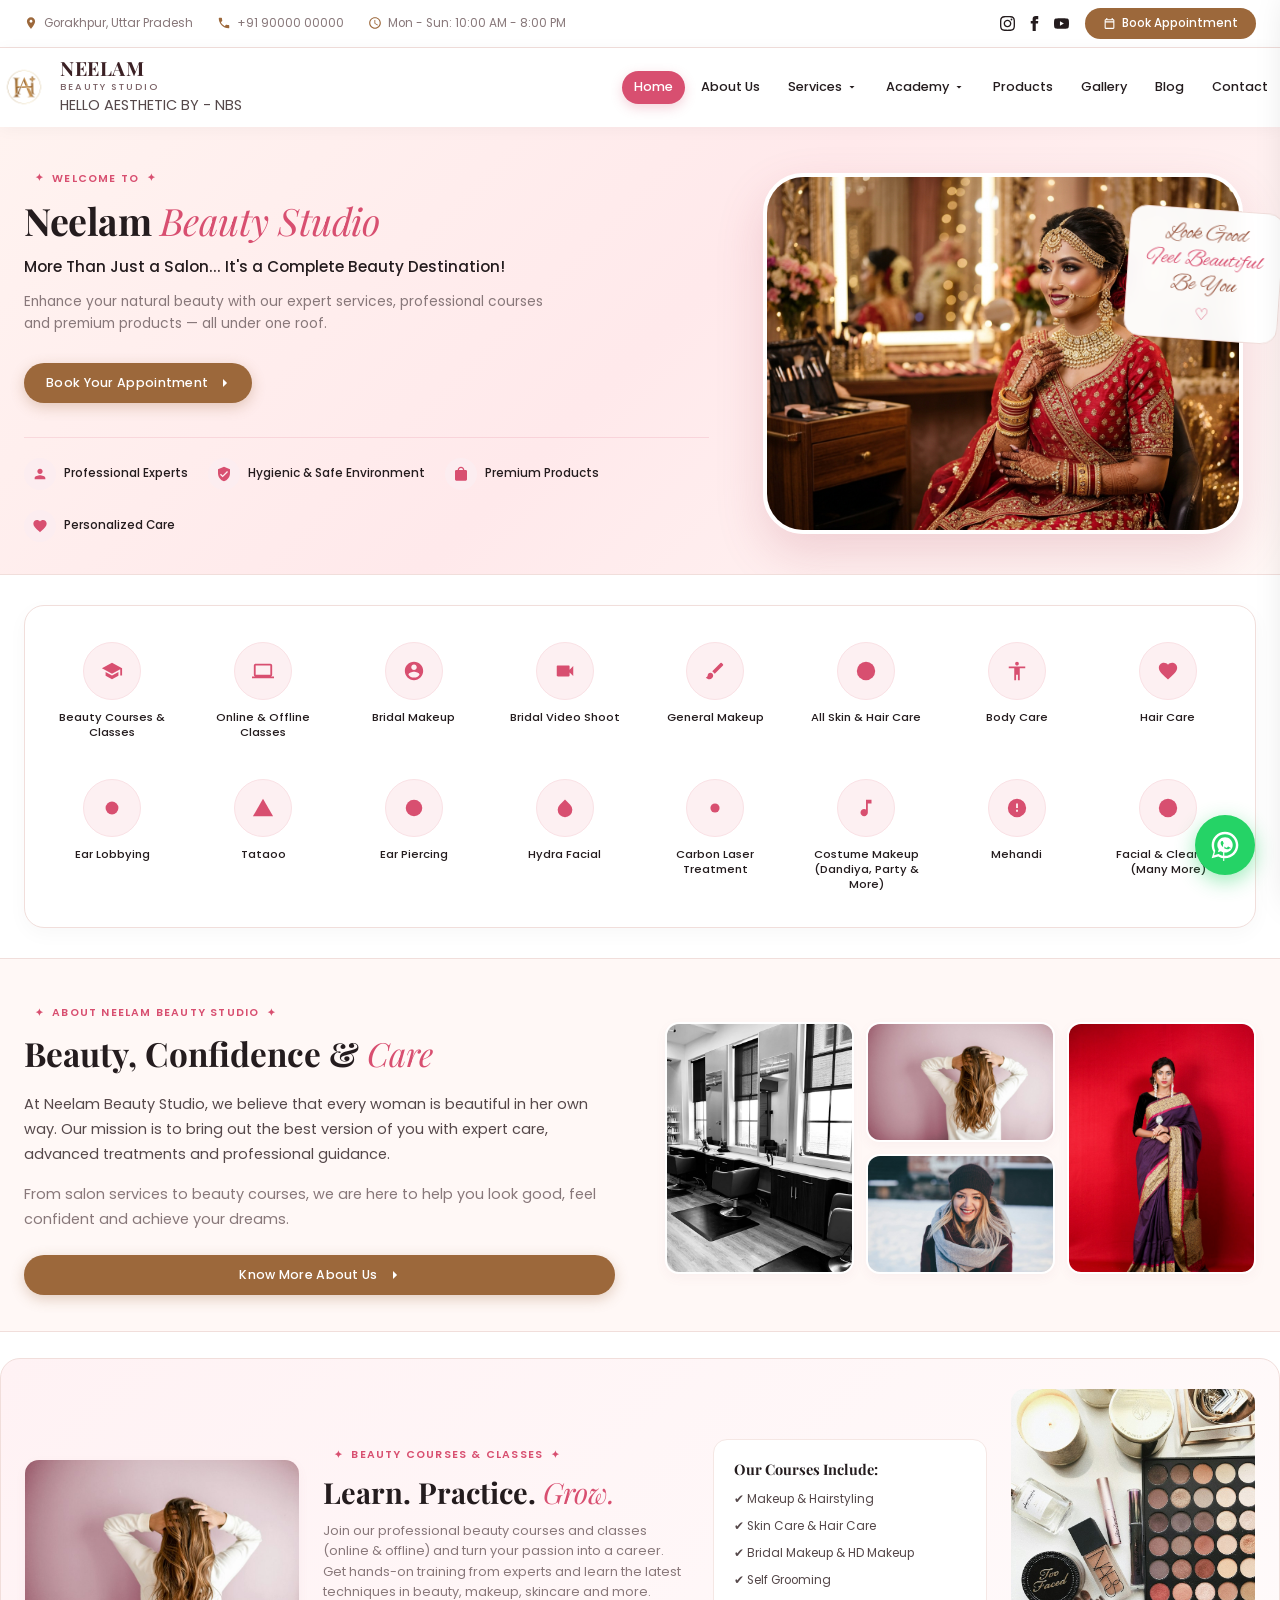
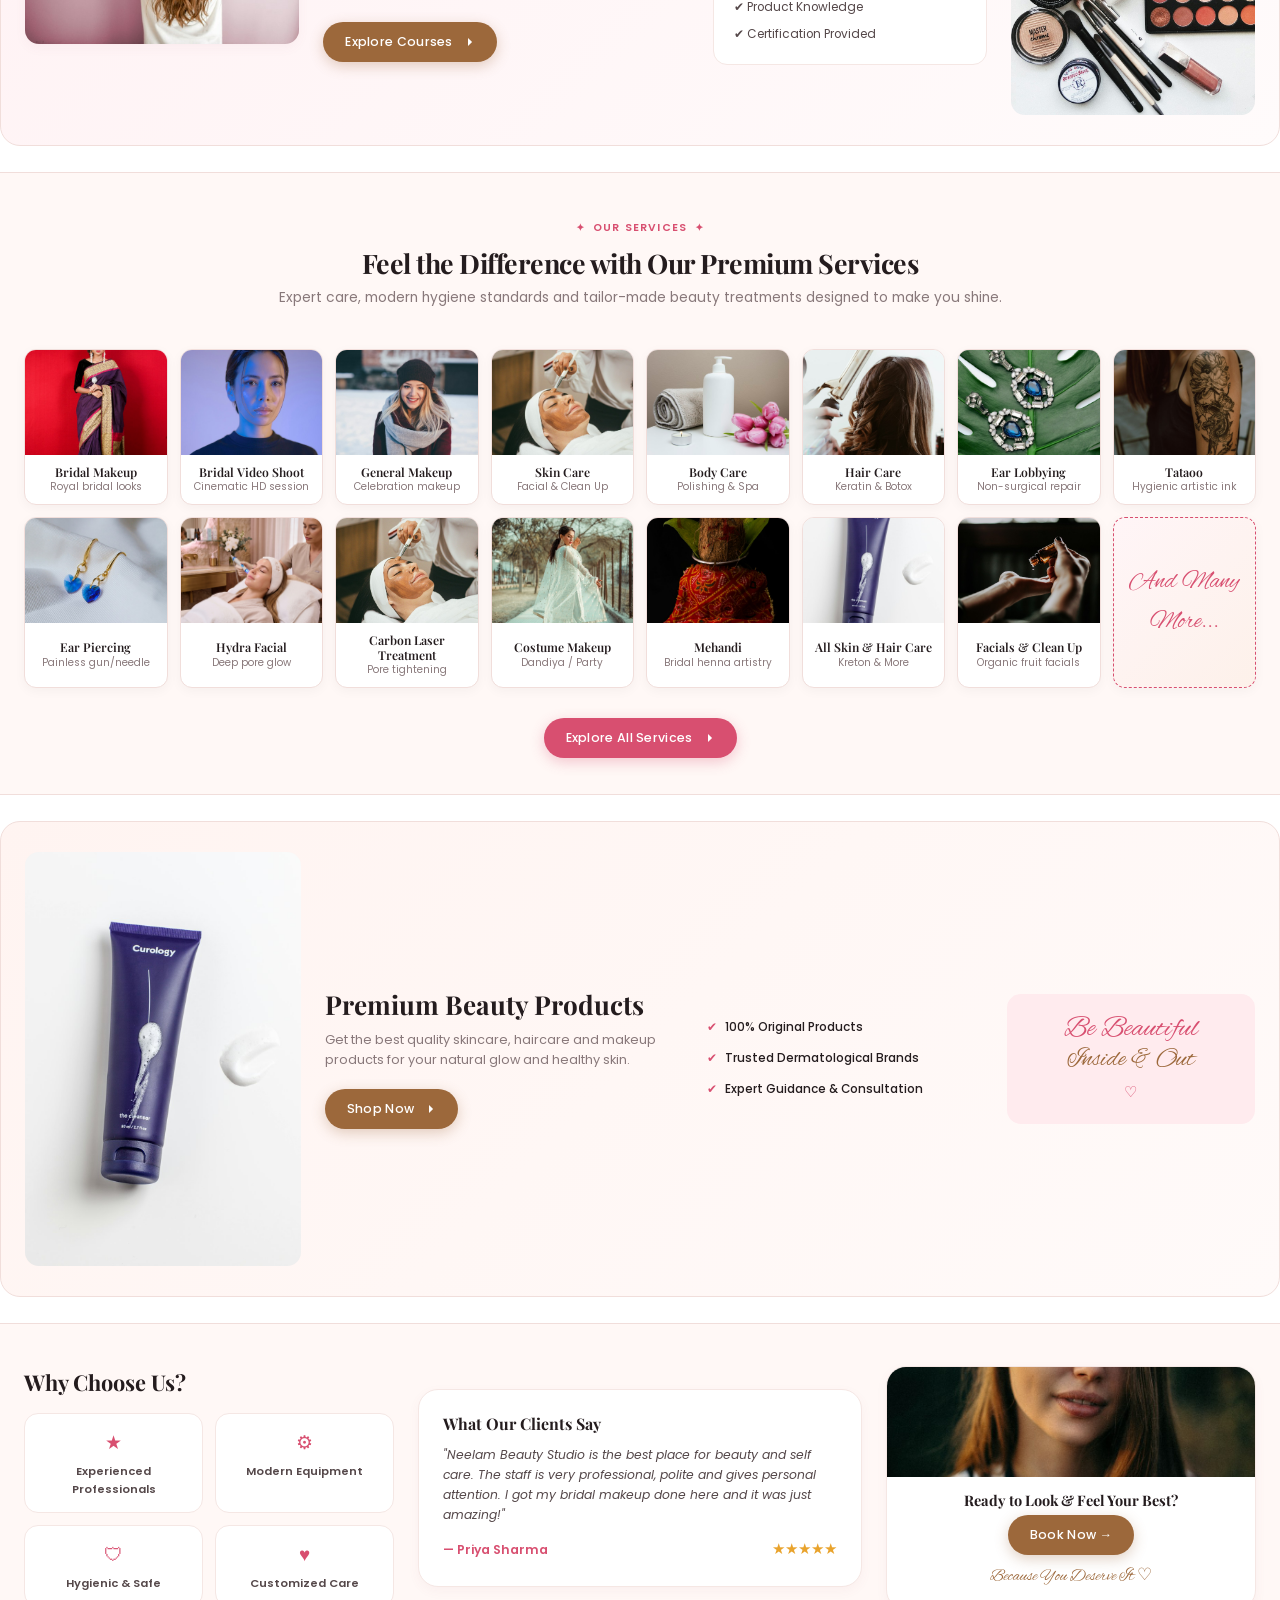
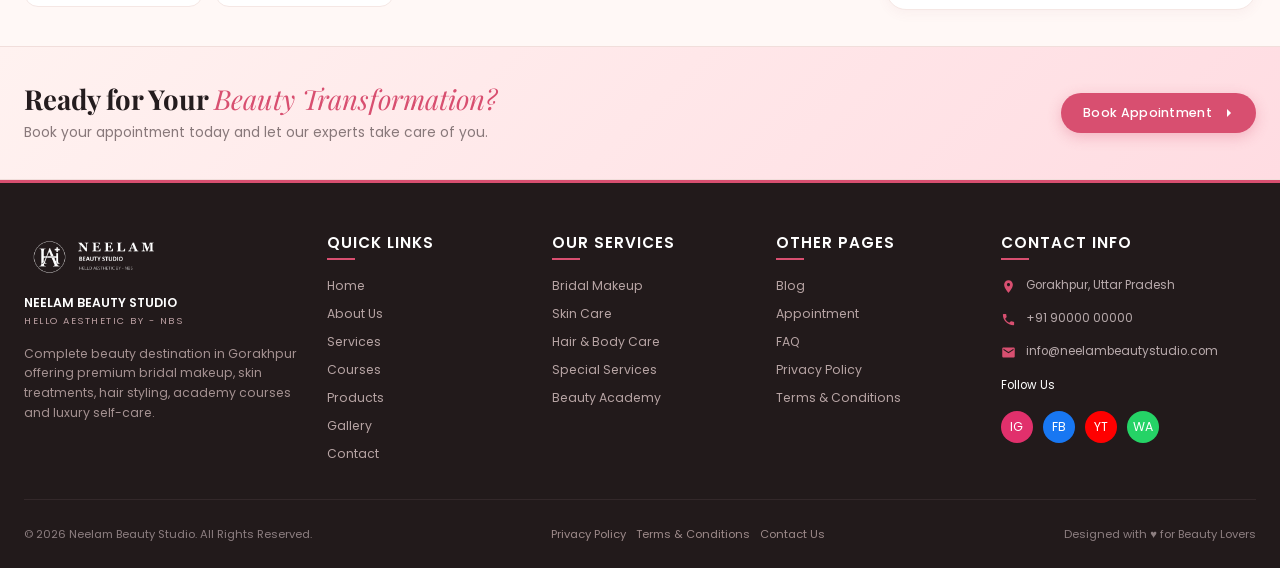
<file: index.html>
<!DOCTYPE html>
<html lang="en">
<head>
  <meta charset="UTF-8">
  <meta name="viewport" content="width=device-width, initial-scale=1.0">
  <title>Neelam Beauty Studio | Complete Beauty Destination</title>
  <link rel="stylesheet" href="css/style.css">
  <!-- Google Fonts Preconnect -->
  <link rel="preconnect" href="https://fonts.googleapis.com">
  <link rel="preconnect" href="https://fonts.gstatic.com" crossorigin>
</head>
<body>

  <!-- Top Utility Bar -->
  <div class="top-bar">
    <div class="container top-bar-inner">
      <div class="top-bar-info">
        <div class="top-bar-item">
          <svg width="14" height="14" fill="currentColor" viewBox="0 0 24 24"><path d="M12 2C8.13 2 5 5.13 5 9c0 5.25 7 13 7 13s7-7.75 7-13c0-3.87-3.13-7-7-7zm0 9.5c-1.38 0-2.5-1.12-2.5-2.5s1.12-2.5 2.5-2.5 2.5 1.12 2.5 2.5-1.12 2.5-2.5 2.5z"/></svg>
          <span>Gorakhpur, Uttar Pradesh</span>
        </div>
        <div class="top-bar-item">
          <svg width="14" height="14" fill="currentColor" viewBox="0 0 24 24"><path d="M6.62 10.79c1.44 2.83 3.76 5.14 6.59 6.59l2.2-2.2c.27-.27.67-.36 1.02-.24 1.12.37 2.33.57 3.57.57.55 0 1 .45 1 1V20c0 .55-.45 1-1 1-9.39 0-17-7.61-17-17 0-.55.45-1 1-1h3.5c.55 0 1 .45 1 1 0 1.25.2 2.45.57 3.57.11.35.03.74-.25 1.02l-2.2 2.2z"/></svg>
          <span>+91 90000 00000</span>
        </div>
        <div class="top-bar-item">
          <svg width="14" height="14" fill="currentColor" viewBox="0 0 24 24"><path d="M11.99 2C6.47 2 2 6.48 2 12s4.47 10 9.99 10C17.52 22 22 17.52 22 12S17.52 2 11.99 2zM12 20c-4.42 0-8-3.58-8-8s3.58-8 8-8 8 3.58 8 8-3.58 8-8 8zm.5-13H11v6l5.25 3.15.75-1.23-4.5-2.67z"/></svg>
          <span>Mon - Sun: 10:00 AM - 8:00 PM</span>
        </div>
      </div>
      <div class="top-bar-actions">
        <div class="social-links">
          <a href="#" class="social-link" title="Instagram"><svg width="15" height="15" fill="currentColor" viewBox="0 0 24 24"><path d="M12 2.163c3.204 0 3.584.012 4.85.07 3.252.148 4.771 1.691 4.919 4.919.058 1.265.069 1.645.069 4.849 0 3.205-.012 3.584-.069 4.849-.149 3.225-1.664 4.771-4.919 4.919-1.266.058-1.644.07-4.85.07-3.204 0-3.584-.012-4.849-.07-3.26-.149-4.771-1.699-4.919-4.92-.058-1.265-.07-1.644-.07-4.849 0-3.204.013-3.583.07-4.849.149-3.227 1.664-4.771 4.919-4.919 1.266-.057 1.645-.069 4.849-.069zm0-2.163c-3.259 0-3.667.014-4.947.072-4.358.2-6.78 2.618-6.98 6.98-.059 1.281-.073 1.689-.073 4.948 0 3.259.014 3.668.072 4.948.2 4.358 2.618 6.78 6.98 6.98 1.281.058 1.689.072 4.948.072 3.259 0 3.668-.014 4.948-.072 4.354-.2 6.782-2.618 6.979-6.98.059-1.28.073-1.689.073-4.948 0-3.259-.014-3.667-.072-4.947-.196-4.354-2.617-6.78-6.979-6.98-1.281-.059-1.69-.073-4.949-.073zm0 5.838c-3.403 0-6.162 2.759-6.162 6.162s2.759 6.163 6.162 6.163 6.162-2.759 6.162-6.163c0-3.403-2.759-6.162-6.162-6.162zm0 10.162c-2.209 0-4-1.79-4-4 0-2.209 1.791-4 4-4s4 1.791 4 4c0 2.21-1.791 4-4 4zm6.406-11.845c-.796 0-1.441.645-1.441 1.44s.645 1.44 1.441 1.44c.795 0 1.439-.645 1.439-1.44s-.644-1.44-1.439-1.44z"/></svg></a>
          <a href="#" class="social-link" title="Facebook"><svg width="15" height="15" fill="currentColor" viewBox="0 0 24 24"><path d="M9 8H6v4h3v12h5V12h3.642L18 8h-4V6.333C14 5.374 14.5 5 15.688 5H18V0h-3.808C10.595 0 9 1.582 9 4.615V8z"/></svg></a>
          <a href="#" class="social-link" title="YouTube"><svg width="15" height="15" fill="currentColor" viewBox="0 0 24 24"><path d="M23.498 6.186a3.016 3.016 0 0 0-2.122-2.136C19.505 3.545 12 3.545 12 3.545s-7.505 0-9.377.505A3.017 3.017 0 0 0 .502 6.186C0 8.07 0 12 0 12s0 3.93.502 5.814a3.016 3.016 0 0 0 2.122 2.136c1.871.505 9.376.505 9.376.505s7.505 0 9.377-.505a3.015 3.015 0 0 0 2.122-2.136C24 15.93 24 12 24 12s0-3.93-.502-5.814zM9.545 15.568V8.432L15.818 12l-6.273 3.568z"/></svg></a>
        </div>
        <a href="appointment.html" class="btn-top-book">
          <svg width="13" height="13" fill="currentColor" viewBox="0 0 24 24"><path d="M19 4h-1V2h-2v2H8V2H6v2H5c-1.11 0-1.99.9-1.99 2L3 20c0 1.1.89 2 2 2h14c1.1 0 2-.9 2-2V6c0-1.1-.9-2-2-2zm0 16H5V10h14v10zm0-12H5V6h14v2z"/></svg>
          Book Appointment
        </a>
      </div>
    </div>
  </div>

  <!-- Main Navigation Header -->
  <header class="site-header">
    <div class="container header-inner">
      <a href="index.html" class="brand-logo">
        <img src="assets/images/logo.png" alt="Neelam Beauty Studio" class="brand-logo-img">
        <div class="brand-text">
          <span class="brand-title">NEELAM</span>
          <span class="brand-subtitle">BEAUTY STUDIO</span>
          <span class="brand-tagline">HELLO AESTHETIC BY - NBS</span>
        </div>
      </a>

      <nav class="main-nav">
        <ul class="nav-list">
          <li class="nav-item"><a href="index.html" class="nav-link active">Home</a></li>
          <li class="nav-item"><a href="about.html" class="nav-link">About Us</a></li>
          <li class="nav-item has-dropdown">
            <a href="services.html" class="nav-link">
              Services
              <svg width="12" height="12" fill="currentColor" viewBox="0 0 24 24"><path d="M7 10l5 5 5-5z"/></svg>
            </a>
            <ul class="nav-dropdown">
              <li><a href="services.html" class="dropdown-link">All Services</a></li>
              <li><a href="bridal-makeup.html" class="dropdown-link">Bridal Makeup</a></li>
              <li><a href="skin-care.html" class="dropdown-link">Skin Care & Treatments</a></li>
              <li><a href="hair-body-care.html" class="dropdown-link">Hair & Body Care</a></li>
              <li><a href="special-services.html" class="dropdown-link">Special Services</a></li>
            </ul>
          </li>
          <li class="nav-item has-dropdown">
            <a href="beauty-academy.html" class="nav-link">
              Academy
              <svg width="12" height="12" fill="currentColor" viewBox="0 0 24 24"><path d="M7 10l5 5 5-5z"/></svg>
            </a>
            <ul class="nav-dropdown">
              <li><a href="beauty-academy.html" class="dropdown-link">All Courses</a></li>
              <li><a href="beauty-academy.html#online" class="dropdown-link">Online Courses</a></li>
              <li><a href="beauty-academy.html#offline" class="dropdown-link">Offline Courses</a></li>
            </ul>
          </li>
          <li class="nav-item"><a href="products.html" class="nav-link">Products</a></li>
          <li class="nav-item"><a href="gallery.html" class="nav-link">Gallery</a></li>
          <li class="nav-item"><a href="blog.html" class="nav-link">Blog</a></li>
          <li class="nav-item"><a href="contact.html" class="nav-link">Contact</a></li>
        </ul>
      </nav>

      <button class="mobile-nav-toggle" aria-label="Toggle navigation" aria-expanded="false">
        <span></span>
        <span></span>
        <span></span>
      </button>
    </div>
  </header>

  <!-- Mobile Navigation Drawer -->
  <div class="mobile-nav-drawer">
    <div class="mobile-nav-header">
      <div class="brand-text">
        <span class="brand-title">NEELAM</span>
        <span class="brand-subtitle">BEAUTY STUDIO</span>
      </div>
      <button class="mobile-nav-close" aria-label="Close menu">&times;</button>
    </div>
    <ul class="mobile-nav-list">
      <li><a href="index.html">Home</a></li>
      <li><a href="about.html">About Us</a></li>
      <li><a href="services.html">All Services</a></li>
      <li><a href="bridal-makeup.html">Bridal Makeup</a></li>
      <li><a href="skin-care.html">Skin Care</a></li>
      <li><a href="hair-body-care.html">Hair & Body Care</a></li>
      <li><a href="special-services.html">Special Beauty Services</a></li>
      <li><a href="beauty-academy.html">Beauty Academy</a></li>
      <li><a href="products.html">Products</a></li>
      <li><a href="gallery.html">Gallery</a></li>
      <li><a href="contact.html">Contact Us</a></li>
      <li><a href="blog.html">Blog</a></li>
      <li style="margin-top: 20px;"><a href="appointment.html" class="btn btn-primary" style="text-align: center; color: #fff;">Book Appointment</a></li>
    </ul>
  </div>


  <!-- Hero Section -->
  <section class="hero-section">
    <div class="container hero-inner">
      <div class="hero-content">
        <span class="section-tag">WELCOME TO</span>
        <h1>Neelam <span class="serif-italic">Beauty Studio</span></h1>
        <p class="hero-subtitle">More Than Just a Salon... It's a Complete Beauty Destination!</p>
        <p class="hero-desc">Enhance your natural beauty with our expert services, professional courses and premium products — all under one roof.</p>
        
        <div class="hero-actions">
          <a href="appointment.html" class="btn btn-secondary">
            Book Your Appointment
            <svg width="14" height="14" fill="currentColor" viewBox="0 0 24 24"><path d="M5 12h14M12 5l7 7-7 7"/></svg>
          </a>
        </div>

        <div class="hero-features-bar">
          <div class="hero-feature-item">
            <div class="hero-feature-icon">
              <svg width="16" height="16" fill="currentColor" viewBox="0 0 24 24"><path d="M12 12c2.21 0 4-1.79 4-4s-1.79-4-4-4-4 1.79-4 4 1.79 4 4 4zm0 2c-2.67 0-8 1.34-8 4v2h16v-2c0-2.66-5.33-4-8-4z"/></svg>
            </div>
            <span>Professional Experts</span>
          </div>
          <div class="hero-feature-item">
            <div class="hero-feature-icon">
              <svg width="16" height="16" fill="currentColor" viewBox="0 0 24 24"><path d="M12 1L3 5v6c0 5.55 3.84 10.74 9 12 5.16-1.26 9-6.45 9-12V5l-9-4zm-2 16l-4-4 1.41-1.41L10 14.17l6.59-6.59L18 9l-8 8z"/></svg>
            </div>
            <span>Hygienic & Safe Environment</span>
          </div>
          <div class="hero-feature-item">
            <div class="hero-feature-icon">
              <svg width="16" height="16" fill="currentColor" viewBox="0 0 24 24"><path d="M19 6h-2c0-2.76-2.24-5-5-5S7 3.24 7 6H5c-1.1 0-2 .9-2 2v12c0 1.1.9 2 2 2h14c1.1 0 2-.9 2-2V8c0-1.1-.9-2-2-2zm-7-3c1.66 0 3 1.34 3 3H9c0-1.66 1.34-3 3-3z"/></svg>
            </div>
            <span>Premium Products</span>
          </div>
          <div class="hero-feature-item">
            <div class="hero-feature-icon">
              <svg width="16" height="16" fill="currentColor" viewBox="0 0 24 24"><path d="M12 21.35l-1.45-1.32C5.4 15.36 2 12.28 2 8.5 2 5.42 4.42 3 7.5 3c1.74 0 3.41.81 4.5 2.09C13.09 3.81 14.76 3 16.5 3 19.58 3 22 5.42 22 8.5c0 3.78-3.4 6.86-8.55 11.54L12 21.35z"/></svg>
            </div>
            <span>Personalized Care</span>
          </div>
        </div>
      </div>

      <div class="hero-media">
        <div class="hero-image-wrapper">
          <img src="assets/images/home-hero-bride.png" alt="Neelam Beauty Studio Bride">
        </div>
        <div class="floating-script-badge">
          <div class="line-1">Look Good</div>
          <div class="line-2">Feel Beautiful</div>
          <div class="line-3">Be You</div>
          <div class="heart-icon">♡</div>
        </div>
      </div>
    </div>
  </section>

  <!-- Quick Category Circles -->
  <section class="quick-icons-section">
    <div class="container">
      <div class="quick-icons-box">
        <div class="quick-icons-grid">
          <a href="beauty-academy.html" class="quick-icon-card">
            <div class="quick-icon-circle">
              <svg width="22" height="22" fill="currentColor" viewBox="0 0 24 24"><path d="M5 13.18v4L12 21l7-3.82v-4L12 17l-7-3.82zM12 3L1 9l11 6 9-4.91V17h2V9L12 3z"/></svg>
            </div>
            <span>Beauty Courses & Classes</span>
          </a>
          <a href="beauty-academy.html#online" class="quick-icon-card">
            <div class="quick-icon-circle">
              <svg width="22" height="22" fill="currentColor" viewBox="0 0 24 24"><path d="M20 18c1.1 0 2-.9 2-2V6c0-1.1-.9-2-2-2H4c-1.1 0-2 .9-2 2v10c0 1.1.9 2 2 2H0v2h24v-2h-4zM4 6h16v10H4V6z"/></svg>
            </div>
            <span>Online & Offline Classes</span>
          </a>
          <a href="bridal-makeup.html" class="quick-icon-card">
            <div class="quick-icon-circle">
              <svg width="22" height="22" fill="currentColor" viewBox="0 0 24 24"><path d="M12 2C6.48 2 2 6.48 2 12s4.48 10 10 10 10-4.48 10-10S17.52 2 12 2zm0 3c1.66 0 3 1.34 3 3s-1.34 3-3 3-3-1.34-3-3 1.34-3 3-3zm0 14.2c-2.5 0-4.71-1.28-6-3.22.03-1.99 4-3.08 6-3.08 1.99 0 5.97 1.09 6 3.08-1.29 1.94-3.5 3.22-6 3.22z"/></svg>
            </div>
            <span>Bridal Makeup</span>
          </a>
          <a href="bridal-makeup.html#video" class="quick-icon-card">
            <div class="quick-icon-circle">
              <svg width="22" height="22" fill="currentColor" viewBox="0 0 24 24"><path d="M17 10.5V7c0-.55-.45-1-1-1H4c-.55 0-1 .45-1 1v10c0 .55.45 1 1 1h12c.55 0 1-.45 1-1v-3.5l4 4v-11l-4 4z"/></svg>
            </div>
            <span>Bridal Video Shoot</span>
          </a>
          <a href="services.html" class="quick-icon-card">
            <div class="quick-icon-circle">
              <svg width="22" height="22" fill="currentColor" viewBox="0 0 24 24"><path d="M7 14c-1.66 0-3 1.34-3 3 0 1.31-1.16 2-2 2 .92 1.22 2.49 2 4 2 2.21 0 4-1.79 4-4 0-1.66-1.34-3-3-3zm13.71-9.37l-1.34-1.34a.996.996 0 0 0-1.41 0L9 12.25 11.75 15l8.96-8.96c.39-.39.39-1.02 0-1.41z"/></svg>
            </div>
            <span>General Makeup</span>
          </a>
          <a href="hair-body-care.html" class="quick-icon-card">
            <div class="quick-icon-circle">
              <svg width="22" height="22" fill="currentColor" viewBox="0 0 24 24"><circle cx="12" cy="12" r="10"/></svg>
            </div>
            <span>All Skin & Hair Care</span>
          </a>
          <a href="hair-body-care.html#body" class="quick-icon-card">
            <div class="quick-icon-circle">
              <svg width="22" height="22" fill="currentColor" viewBox="0 0 24 24"><path d="M12 2c1.1 0 2 .9 2 2s-.9 2-2 2-2-.9-2-2 .9-2 2-2zm9 7h-6v13h-2v-6h-2v6H9V9H3V7h18v2z"/></svg>
            </div>
            <span>Body Care</span>
          </a>
          <a href="hair-body-care.html" class="quick-icon-card">
            <div class="quick-icon-circle">
              <svg width="22" height="22" fill="currentColor" viewBox="0 0 24 24"><path d="M12 21.35l-1.45-1.32C5.4 15.36 2 12.28 2 8.5 2 5.42 4.42 3 7.5 3c1.74 0 3.41.81 4.5 2.09C13.09 3.81 14.76 3 16.5 3 19.58 3 22 5.42 22 8.5c0 3.78-3.4 6.86-8.55 11.54L12 21.35z"/></svg>
            </div>
            <span>Hair Care</span>
          </a>

          <!-- Row 2 -->
          <a href="special-services.html#earlobe" class="quick-icon-card">
            <div class="quick-icon-circle">
              <svg width="22" height="22" fill="currentColor" viewBox="0 0 24 24"><circle cx="12" cy="12" r="7"/></svg>
            </div>
            <span>Ear Lobbying</span>
          </a>
          <a href="special-services.html#tattoo" class="quick-icon-card">
            <div class="quick-icon-circle">
              <svg width="22" height="22" fill="currentColor" viewBox="0 0 24 24"><polygon points="12 2 1 21 23 21"/></svg>
            </div>
            <span>Tataoo</span>
          </a>
          <a href="special-services.html#piercing" class="quick-icon-card">
            <div class="quick-icon-circle">
              <svg width="22" height="22" fill="currentColor" viewBox="0 0 24 24"><circle cx="12" cy="12" r="9"/></svg>
            </div>
            <span>Ear Piercing</span>
          </a>
          <a href="skin-care.html" class="quick-icon-card">
            <div class="quick-icon-circle">
              <svg width="22" height="22" fill="currentColor" viewBox="0 0 24 24"><path d="M12 2.69l5.66 5.66a8 8 0 1 1-11.31 0z"/></svg>
            </div>
            <span>Hydra Facial</span>
          </a>
          <a href="skin-care.html#laser" class="quick-icon-card">
            <div class="quick-icon-circle">
              <svg width="22" height="22" fill="currentColor" viewBox="0 0 24 24"><circle cx="12" cy="12" r="5"/><line x1="12" y1="1" x2="12" y2="3"/><line x1="12" y1="21" x2="12" y2="23"/><line x1="4.22" y1="4.22" x2="5.64" y2="5.64"/><line x1="18.36" y1="18.36" x2="19.78" y2="19.78"/><line x1="1" y1="12" x2="3" y2="12"/><line x1="21" y1="12" x2="23" y2="12"/><line x1="4.22" y1="19.78" x2="5.64" y2="18.36"/><line x1="18.36" y1="5.64" x2="19.78" y2="4.22"/></svg>
            </div>
            <span>Carbon Laser Treatment</span>
          </a>
          <a href="special-services.html" class="quick-icon-card">
            <div class="quick-icon-circle">
              <svg width="22" height="22" fill="currentColor" viewBox="0 0 24 24"><path d="M12 3v10.55c-.59-.34-1.27-.55-2-.55-2.21 0-4 1.79-4 4s1.79 4 4 4 4-1.79 4-4V7h4V3h-6z"/></svg>
            </div>
            <span>Costume Makeup (Dandiya, Party & More)</span>
          </a>
          <a href="special-services.html#mehndi" class="quick-icon-card">
            <div class="quick-icon-circle">
              <svg width="22" height="22" fill="currentColor" viewBox="0 0 24 24"><path d="M12 2a10 10 0 1 0 10 10A10 10 0 0 0 12 2zm1 14h-2v-2h2zm0-4h-2V7h2z"/></svg>
            </div>
            <span>Mehandi</span>
          </a>
          <a href="skin-care.html" class="quick-icon-card">
            <div class="quick-icon-circle">
              <svg width="22" height="22" fill="currentColor" viewBox="0 0 24 24"><circle cx="12" cy="12" r="10"/><path d="M8 14s1.5 2 4 2 4-2 4-2"/><line x1="9" y1="9" x2="9.01" y2="9"/><line x1="15" y1="9" x2="15.01" y2="9"/></svg>
            </div>
            <span>Facial & Clean Up (Many More)</span>
          </a>
        </div>
      </div>
    </div>
  </section>

  <!-- About Intro Section -->
  <section class="section-pad bg-blush">
    <div class="container about-collage-grid">
      <div class="about-collage-text">
        <span class="section-tag">ABOUT NEELAM BEAUTY STUDIO</span>
        <h2 style="font-size: 2.3rem; margin-bottom: 18px;">Beauty, Confidence & <span class="serif-italic">Care</span></h2>
        <p style="margin-bottom: 16px; color: var(--color-text-body); line-height: 1.7;">
          At Neelam Beauty Studio, we believe that every woman is beautiful in her own way. Our mission is to bring out the best version of you with expert care, advanced treatments and professional guidance.
        </p>
        <p style="margin-bottom: 24px; color: var(--color-text-muted); line-height: 1.7;">
          From salon services to beauty courses, we are here to help you look good, feel confident and achieve your dreams.
        </p>
        <a href="about.html" class="btn btn-secondary">
          Know More About Us
          <svg width="14" height="14" fill="currentColor" viewBox="0 0 24 24"><path d="M5 12h14M12 5l7 7-7 7"/></svg>
        </a>
      </div>

      <div class="about-collage-images">
        <div class="about-img-item span-tall">
          <img src="assets/images/home-about-1.png" alt="Bridal Elegance">
        </div>
        <div class="about-img-item">
          <img src="assets/images/home-about-2.png" alt="Skincare Facial">
        </div>
        <div class="about-img-item span-tall">
          <img src="assets/images/home-about-4.png" alt="Hair Styling">
        </div>
        <div class="about-img-item">
          <img src="assets/images/home-about-3.png" alt="Facial Mask Treatment">
        </div>
      </div>
    </div>
  </section>

  <!-- Beauty Courses & Classes Promo Banner -->
  <section class="section-pad-sm bg-white" style="border-top: 1px solid var(--color-border); border-bottom: 1px solid var(--color-border);">
    <div class="container" style="background: linear-gradient(135deg, #fff2f4 0%, #fffbfb 100%); border-radius: var(--radius-lg); border: 1px solid var(--color-border); padding: 30px; display: grid; grid-template-columns: 0.9fr 1.2fr 0.9fr 0.8fr; gap: 24px; align-items: center;">
      <div>
        <img src="assets/images/home-course-trainer.png" alt="Beauty Training" style="border-radius: var(--radius-md); box-shadow: var(--shadow-sm); width: 100%;">
      </div>
      <div>
        <span class="section-tag">BEAUTY COURSES & CLASSES</span>
        <h3 style="font-size: 2rem; margin-bottom: 10px;">Learn. Practice. <span class="serif-italic">Grow.</span></h3>
        <p style="font-size: 0.88rem; color: var(--color-text-muted); margin-bottom: 20px;">
          Join our professional beauty courses and classes (online & offline) and turn your passion into a career. Get hands-on training from experts and learn the latest techniques in beauty, makeup, skincare and more.
        </p>
        <a href="beauty-academy.html" class="btn btn-secondary">
          Explore Courses
          <svg width="14" height="14" fill="currentColor" viewBox="0 0 24 24"><path d="M5 12h14M12 5l7 7-7 7"/></svg>
        </a>
      </div>
      <div style="background: #ffffff; padding: 20px; border-radius: var(--radius-md); border: 1px solid var(--color-border-card);">
        <h4 style="font-size: 1rem; margin-bottom: 12px; color: var(--color-text-main);">Our Courses Include:</h4>
        <ul style="list-style: none; font-size: 0.82rem; color: var(--color-text-body); display: flex; flex-direction: column; gap: 8px;">
          <li>✔ Makeup & Hairstyling</li>
          <li>✔ Skin Care & Hair Care</li>
          <li>✔ Bridal Makeup & HD Makeup</li>
          <li>✔ Self Grooming</li>
          <li>✔ Product Knowledge</li>
          <li>✔ Certification Provided</li>
        </ul>
      </div>
      <div>
        <img src="assets/images/home-course-brushes.png" alt="Makeup Brushes" style="border-radius: var(--radius-md); width: 100%;">
      </div>
    </div>
  </section>

  <!-- Our Services Grid (15 Services) -->
  <section class="section-pad bg-blush">
    <div class="container">
      <div class="section-header">
        <span class="section-tag">OUR SERVICES</span>
        <h2>Feel the Difference with Our Premium Services</h2>
        <p>Expert care, modern hygiene standards and tailor-made beauty treatments designed to make you shine.</p>
      </div>

      <div class="services-grid-8" style="margin-bottom: 28px;">
        <!-- 1. Bridal Makeup -->
        <a href="bridal-makeup.html" class="service-card-compact">
          <div class="card-media"><img src="assets/images/srv-bridal.png" alt="Bridal Makeup"></div>
          <div class="card-info">
            <h4>Bridal Makeup</h4>
            <p>Royal bridal looks</p>
          </div>
        </a>

        <!-- 2. Bridal Video Shoot -->
        <a href="bridal-makeup.html#video" class="service-card-compact">
          <div class="card-media"><img src="assets/images/srv-video.png" alt="Bridal Video Shoot"></div>
          <div class="card-info">
            <h4>Bridal Video Shoot</h4>
            <p>Cinematic HD session</p>
          </div>
        </a>

        <!-- 3. General Makeup -->
        <a href="services.html" class="service-card-compact">
          <div class="card-media"><img src="assets/images/srv-general.png" alt="General Makeup"></div>
          <div class="card-info">
            <h4>General Makeup</h4>
            <p>Celebration makeup</p>
          </div>
        </a>

        <!-- 4. Skin Care (Facial & Clean Up) -->
        <a href="skin-care.html" class="service-card-compact">
          <div class="card-media"><img src="assets/images/srv-skincare.png" alt="Skin Care"></div>
          <div class="card-info">
            <h4>Skin Care</h4>
            <p>Facial & Clean Up</p>
          </div>
        </a>

        <!-- 5. Body Care -->
        <a href="hair-body-care.html#body" class="service-card-compact">
          <div class="card-media"><img src="assets/images/srv-bodycare.png" alt="Body Care"></div>
          <div class="card-info">
            <h4>Body Care</h4>
            <p>Polishing & Spa</p>
          </div>
        </a>

        <!-- 6. Hair Care -->
        <a href="hair-body-care.html" class="service-card-compact">
          <div class="card-media"><img src="assets/images/srv-haircare.png" alt="Hair Care"></div>
          <div class="card-info">
            <h4>Hair Care</h4>
            <p>Keratin & Botox</p>
          </div>
        </a>

        <!-- 7. Ear Lobbying -->
        <a href="special-services.html#earlobe" class="service-card-compact">
          <div class="card-media"><img src="assets/images/srv-earlob.png" alt="Ear Lobbying"></div>
          <div class="card-info">
            <h4>Ear Lobbying</h4>
            <p>Non-surgical repair</p>
          </div>
        </a>

        <!-- 8. Tataoo -->
        <a href="special-services.html#tattoo" class="service-card-compact">
          <div class="card-media"><img src="assets/images/srv-tattoo.png" alt="Tataoo"></div>
          <div class="card-info">
            <h4>Tataoo</h4>
            <p>Hygienic artistic ink</p>
          </div>
        </a>

        <!-- 9. Ear Piercing -->
        <a href="special-services.html#piercing" class="service-card-compact">
          <div class="card-media"><img src="assets/images/srv-earpiercing.png" alt="Ear Piercing"></div>
          <div class="card-info">
            <h4>Ear Piercing</h4>
            <p>Painless gun/needle</p>
          </div>
        </a>

        <!-- 10. Hydra Facial -->
        <a href="skin-care.html" class="service-card-compact">
          <div class="card-media"><img src="assets/images/srv-hydra.png" alt="Hydra Facial"></div>
          <div class="card-info">
            <h4>Hydra Facial</h4>
            <p>Deep pore glow</p>
          </div>
        </a>

        <!-- 11. Carbon Laser Treatment -->
        <a href="skin-care.html#laser" class="service-card-compact">
          <div class="card-media"><img src="assets/images/srv-carbon.png" alt="Carbon Laser"></div>
          <div class="card-info">
            <h4>Carbon Laser Treatment</h4>
            <p>Pore tightening</p>
          </div>
        </a>

        <!-- 12. Costume Makeup -->
        <a href="special-services.html" class="service-card-compact">
          <div class="card-media"><img src="assets/images/srv-costume.png" alt="Costume Makeup"></div>
          <div class="card-info">
            <h4>Costume Makeup</h4>
            <p>Dandiya / Party</p>
          </div>
        </a>

        <!-- 13. Mehandi -->
        <a href="special-services.html#mehndi" class="service-card-compact">
          <div class="card-media"><img src="assets/images/srv-mehandi.png" alt="Mehandi"></div>
          <div class="card-info">
            <h4>Mehandi</h4>
            <p>Bridal henna artistry</p>
          </div>
        </a>

        <!-- 14. All Skin & Hair Care -->
        <a href="hair-body-care.html" class="service-card-compact">
          <div class="card-media"><img src="assets/images/srv-allskinhair.png" alt="All Skin & Hair Care"></div>
          <div class="card-info">
            <h4>All Skin & Hair Care</h4>
            <p>Kreton & More</p>
          </div>
        </a>

        <!-- 15. Facials & Clean Up -->
        <a href="skin-care.html" class="service-card-compact">
          <div class="card-media"><img src="assets/images/srv-facials.png" alt="Facials & Clean Up"></div>
          <div class="card-info">
            <h4>Facials & Clean Up</h4>
            <p>Organic fruit facials</p>
          </div>
        </a>

        <!-- 16. And Many More... (Special Card) -->
        <a href="services.html" class="service-card-compact special-more">
          <span>And Many More...</span>
        </a>
      </div>

      <div style="text-align: center; margin-top: 30px;">
        <a href="services.html" class="btn btn-primary">
          Explore All Services
          <svg width="14" height="14" fill="currentColor" viewBox="0 0 24 24"><path d="M5 12h14M12 5l7 7-7 7"/></svg>
        </a>
      </div>
    </div>
  </section>

  <!-- Products Showcase Banner -->
  <section class="section-pad-sm bg-white" style="border-top: 1px solid var(--color-border); border-bottom: 1px solid var(--color-border);">
    <div class="container" style="background: linear-gradient(135deg, #fff4f1 0%, #fffaf9 100%); border-radius: var(--radius-lg); border: 1px solid var(--color-border); padding: 30px; display: grid; grid-template-columns: 1fr 1.3fr 1fr 0.9fr; gap: 24px; align-items: center;">
      <div>
        <img src="assets/images/banner-products.png" alt="Beauty Products" style="border-radius: var(--radius-md); width: 100%;">
      </div>
      <div>
        <h3 style="font-size: 1.8rem; margin-bottom: 8px;">Premium Beauty Products</h3>
        <p style="font-size: 0.88rem; color: var(--color-text-muted); margin-bottom: 18px;">
          Get the best quality skincare, haircare and makeup products for your natural glow and healthy skin.
        </p>
        <a href="products.html" class="btn btn-secondary">
          Shop Now
          <svg width="14" height="14" fill="currentColor" viewBox="0 0 24 24"><path d="M5 12h14M12 5l7 7-7 7"/></svg>
        </a>
      </div>
      <div style="display: flex; flex-direction: column; gap: 12px; font-size: 0.82rem; color: var(--color-text-main); font-weight: 500;">
        <div style="display: flex; align-items: center; gap: 8px;"><span style="color: var(--color-primary);">✔</span> 100% Original Products</div>
        <div style="display: flex; align-items: center; gap: 8px;"><span style="color: var(--color-primary);">✔</span> Trusted Dermatological Brands</div>
        <div style="display: flex; align-items: center; gap: 8px;"><span style="color: var(--color-primary);">✔</span> Expert Guidance & Consultation</div>
      </div>
      <div style="text-align: center; background: #ffebee; padding: 20px; border-radius: var(--radius-md);">
        <div style="font-family: var(--font-script); font-size: 2rem; color: var(--color-primary); line-height: 1.1;">Be Beautiful</div>
        <div style="font-family: var(--font-script); font-size: 1.8rem; color: #9c683b; line-height: 1.1;">Inside & Out</div>
        <div style="color: var(--color-primary); margin-top: 6px;">♡</div>
      </div>
    </div>
  </section>

  <!-- Why Choose Us + Testimonials + Ready CTA -->
  <section class="section-pad bg-blush">
    <div class="container" style="display: grid; grid-template-columns: 1fr 1.2fr 1fr; gap: 24px; align-items: center;">
      <div>
        <h3 style="font-size: 1.5rem; margin-bottom: 18px;">Why Choose Us?</h3>
        <div style="display: grid; grid-template-columns: 1fr 1fr; gap: 12px;">
          <div style="background: #ffffff; padding: 14px; border-radius: var(--radius-md); text-align: center; border: 1px solid var(--color-border-card);">
            <div style="color: var(--color-primary); font-size: 1.3rem; margin-bottom: 4px;">★</div>
            <div style="font-size: 0.78rem; font-weight: 600;">Experienced Professionals</div>
          </div>
          <div style="background: #ffffff; padding: 14px; border-radius: var(--radius-md); text-align: center; border: 1px solid var(--color-border-card);">
            <div style="color: var(--color-primary); font-size: 1.3rem; margin-bottom: 4px;">⚙</div>
            <div style="font-size: 0.78rem; font-weight: 600;">Modern Equipment</div>
          </div>
          <div style="background: #ffffff; padding: 14px; border-radius: var(--radius-md); text-align: center; border: 1px solid var(--color-border-card);">
            <div style="color: var(--color-primary); font-size: 1.3rem; margin-bottom: 4px;">🛡</div>
            <div style="font-size: 0.78rem; font-weight: 600;">Hygienic & Safe</div>
          </div>
          <div style="background: #ffffff; padding: 14px; border-radius: var(--radius-md); text-align: center; border: 1px solid var(--color-border-card);">
            <div style="color: var(--color-primary); font-size: 1.3rem; margin-bottom: 4px;">♥</div>
            <div style="font-size: 0.78rem; font-weight: 600;">Customized Care</div>
          </div>
        </div>
      </div>

      <div style="background: #ffffff; padding: 24px; border-radius: var(--radius-lg); border: 1px solid var(--color-border-card); box-shadow: var(--shadow-sm);">
        <h4 style="font-size: 1.1rem; margin-bottom: 12px;">What Our Clients Say</h4>
        <p style="font-style: italic; font-size: 0.85rem; color: var(--color-text-body); line-height: 1.6; margin-bottom: 14px;">
          "Neelam Beauty Studio is the best place for beauty and self care. The staff is very professional, polite and gives personal attention. I got my bridal makeup done here and it was just amazing!"
        </p>
        <div style="display: flex; justify-content: space-between; align-items: center;">
          <div style="font-weight: 600; font-size: 0.85rem; color: var(--color-primary);">— Priya Sharma</div>
          <div style="color: var(--color-star);">★★★★★</div>
        </div>
      </div>

      <div style="background: #ffffff; border-radius: var(--radius-lg); overflow: hidden; border: 1px solid var(--color-border-card); box-shadow: var(--shadow-sm); text-align: center; padding-bottom: 18px;">
        <img src="assets/images/home-cta-model.png" alt="Ready to look your best" style="width: 100%; height: 110px; object-fit: cover;">
        <div style="padding: 14px 14px 0 14px;">
          <h4 style="font-size: 1rem; margin-bottom: 6px;">Ready to Look & Feel Your Best?</h4>
          <a href="appointment.html" class="btn btn-secondary" style="margin-bottom: 8px; padding: 6px 18px; font-size: 0.82rem;">Book Now →</a>
          <div style="font-family: var(--font-script); color: #9c683b; font-size: 1.2rem;">Because You Deserve It ♡</div>
        </div>
      </div>
    </div>
  </section>

  <!-- Pre-Footer CTA -->
  <section class="pre-footer-cta">
    <div class="container pre-footer-inner">
      <div class="pre-footer-content">
        <h3>Ready for Your <span class="serif-italic">Beauty Transformation?</span></h3>
        <p>Book your appointment today and let our experts take care of you.</p>
      </div>
      <a href="appointment.html" class="btn btn-primary" style="padding: 12px 28px; font-size: 0.95rem;">
        Book Appointment
        <svg width="14" height="14" fill="currentColor" viewBox="0 0 24 24"><path d="M5 12h14M12 5l7 7-7 7"/></svg>
      </a>
    </div>
  </section>

  <!-- Dark Footer -->
  <footer class="site-footer">
    <div class="container">
      <div class="footer-main-grid">
        <div class="footer-col">
          <div class="footer-logo-block">
            <img src="assets/images/logo-header.png" alt="Neelam Beauty Studio">
            <div style="font-size: 0.85rem; font-weight: 600; color: #ffffff;">NEELAM BEAUTY STUDIO</div>
            <div style="font-size: 0.65rem; letter-spacing: 1.5px; color: #bca0a3;">HELLO AESTHETIC BY - NBS</div>
          </div>
          <p class="footer-desc">
            Complete beauty destination in Gorakhpur offering premium bridal makeup, skin treatments, hair styling, academy courses and luxury self-care.
          </p>
        </div>

        <div class="footer-col">
          <h4>Quick Links</h4>
          <ul class="footer-links">
            <li><a href="index.html">Home</a></li>
            <li><a href="about.html">About Us</a></li>
            <li><a href="services.html">Services</a></li>
            <li><a href="beauty-academy.html">Courses</a></li>
            <li><a href="products.html">Products</a></li>
            <li><a href="gallery.html">Gallery</a></li>
            <li><a href="contact.html">Contact</a></li>
          </ul>
        </div>

        <div class="footer-col">
          <h4>Our Services</h4>
          <ul class="footer-links">
            <li><a href="bridal-makeup.html">Bridal Makeup</a></li>
            <li><a href="skin-care.html">Skin Care</a></li>
            <li><a href="hair-body-care.html">Hair & Body Care</a></li>
            <li><a href="special-services.html">Special Services</a></li>
            <li><a href="beauty-academy.html">Beauty Academy</a></li>
          </ul>
        </div>

        <div class="footer-col">
          <h4>Other Pages</h4>
          <ul class="footer-links">
            <li><a href="blog.html">Blog</a></li>
            <li><a href="appointment.html">Appointment</a></li>
            <li><a href="contact.html#faq">FAQ</a></li>
            <li><a href="contact.html">Privacy Policy</a></li>
            <li><a href="contact.html">Terms & Conditions</a></li>
          </ul>
        </div>

        <div class="footer-col">
          <h4>Contact Info</h4>
          <div class="footer-contact-item">
            <svg width="15" height="15" fill="currentColor" viewBox="0 0 24 24"><path d="M12 2C8.13 2 5 5.13 5 9c0 5.25 7 13 7 13s7-7.75 7-13c0-3.87-3.13-7-7-7zm0 9.5c-1.38 0-2.5-1.12-2.5-2.5s1.12-2.5 2.5-2.5 2.5 1.12 2.5 2.5-1.12 2.5-2.5 2.5z"/></svg>
            <span>Gorakhpur, Uttar Pradesh</span>
          </div>
          <div class="footer-contact-item">
            <svg width="15" height="15" fill="currentColor" viewBox="0 0 24 24"><path d="M6.62 10.79c1.44 2.83 3.76 5.14 6.59 6.59l2.2-2.2c.27-.27.67-.36 1.02-.24 1.12.37 2.33.57 3.57.57.55 0 1 .45 1 1V20c0 .55-.45 1-1 1-9.39 0-17-7.61-17-17 0-.55.45-1 1-1h3.5c.55 0 1 .45 1 1 0 1.25.2 2.45.57 3.57.11.35.03.74-.25 1.02l-2.2 2.2z"/></svg>
            <span>+91 90000 00000</span>
          </div>
          <div class="footer-contact-item">
            <svg width="15" height="15" fill="currentColor" viewBox="0 0 24 24"><path d="M20 4H4c-1.1 0-1.99.9-1.99 2L2 18c0 1.1.9 2 2 2h16c1.1 0 2-.9 2-2V6c0-1.1-.9-2-2-2zm0 4l-8 5-8-5V6l8 5 8-5v2z"/></svg>
            <span>info@neelambeautystudio.com</span>
          </div>

          <div style="margin-top: 15px;">
            <div style="font-size: 0.8rem; color: #ffffff; margin-bottom: 6px;">Follow Us</div>
            <div class="footer-social-row">
              <a href="#" class="footer-social-btn social-ig" title="Instagram">IG</a>
              <a href="#" class="footer-social-btn social-fb" title="Facebook">FB</a>
              <a href="#" class="footer-social-btn social-yt" title="YouTube">YT</a>
              <a href="https://wa.me/919000000000" class="footer-social-btn social-wa" title="WhatsApp">WA</a>
            </div>
          </div>
        </div>
      </div>

      <div class="footer-bottom">
        <div>© 2026 Neelam Beauty Studio. All Rights Reserved.</div>
        <div class="footer-bottom-links">
          <a href="#">Privacy Policy</a>
          <a href="#">Terms & Conditions</a>
          <a href="contact.html">Contact Us</a>
        </div>
        <div>Designed with ♥ for Beauty Lovers</div>
      </div>
    </div>
  </footer>

  <!-- Floating WhatsApp -->
  <a href="https://wa.me/919000000000" class="floating-whatsapp" target="_blank" title="Chat on WhatsApp">
    <svg width="32" height="32" fill="currentColor" viewBox="0 0 24 24"><path d="M12.031 6.172c-3.181 0-5.767 2.586-5.768 5.766-.001 1.298.38 2.27 1.019 3.287l-.582 2.128 2.182-.573c.978.58 1.911.928 3.145.929 3.178 0 5.767-2.587 5.768-5.766.001-3.187-2.575-5.77-5.764-5.771zm3.392 8.244c-.144.405-.837.774-1.17.824-.312.045-.694.067-2.029-.482-1.636-.673-2.697-2.348-2.779-2.457-.083-.109-.665-.884-.665-1.688 0-.804.423-1.199.574-1.36.15-.162.33-.203.439-.203.11 0 .22.001.315.006.101.005.237-.038.37.28.144.343.491 1.199.534 1.286.044.088.073.19.015.304-.059.115-.088.187-.175.29-.088.102-.185.228-.264.306-.089.088-.182.183-.078.361.103.178.46 76 1.026 1.265.727.647 1.34.847 1.53.941.19.094.302.083.414-.047.112-.13.48-.56.608-.752.127-.193.256-.16.429-.096.173.064 1.096.517 1.285.611.189.094.316.14.363.22.046.08.046.467-.098.872zM12 2C6.477 2 2 6.477 2 12c0 1.891.524 3.66 1.434 5.176L2 22l4.981-1.396A9.94 9.94 0 0 0 12 22c5.523 0 10-4.477 10-10S17.523 2 12 2zm0 18.154c-1.628 0-3.15-.468-4.437-1.277l-.318-.2-.294.077-3.116.873.832-3.037.086-.312-.224-.337A8.118 8.118 0 0 1 3.846 12C3.846 7.504 7.504 3.846 12 3.846 16.496 3.846 20.154 7.504 20.154 12c0 4.496-3.658 8.154-8.154 8.154z"/></svg>
  </a>

  <script src="js/main.js"></script>
</body>
</html>
</file>
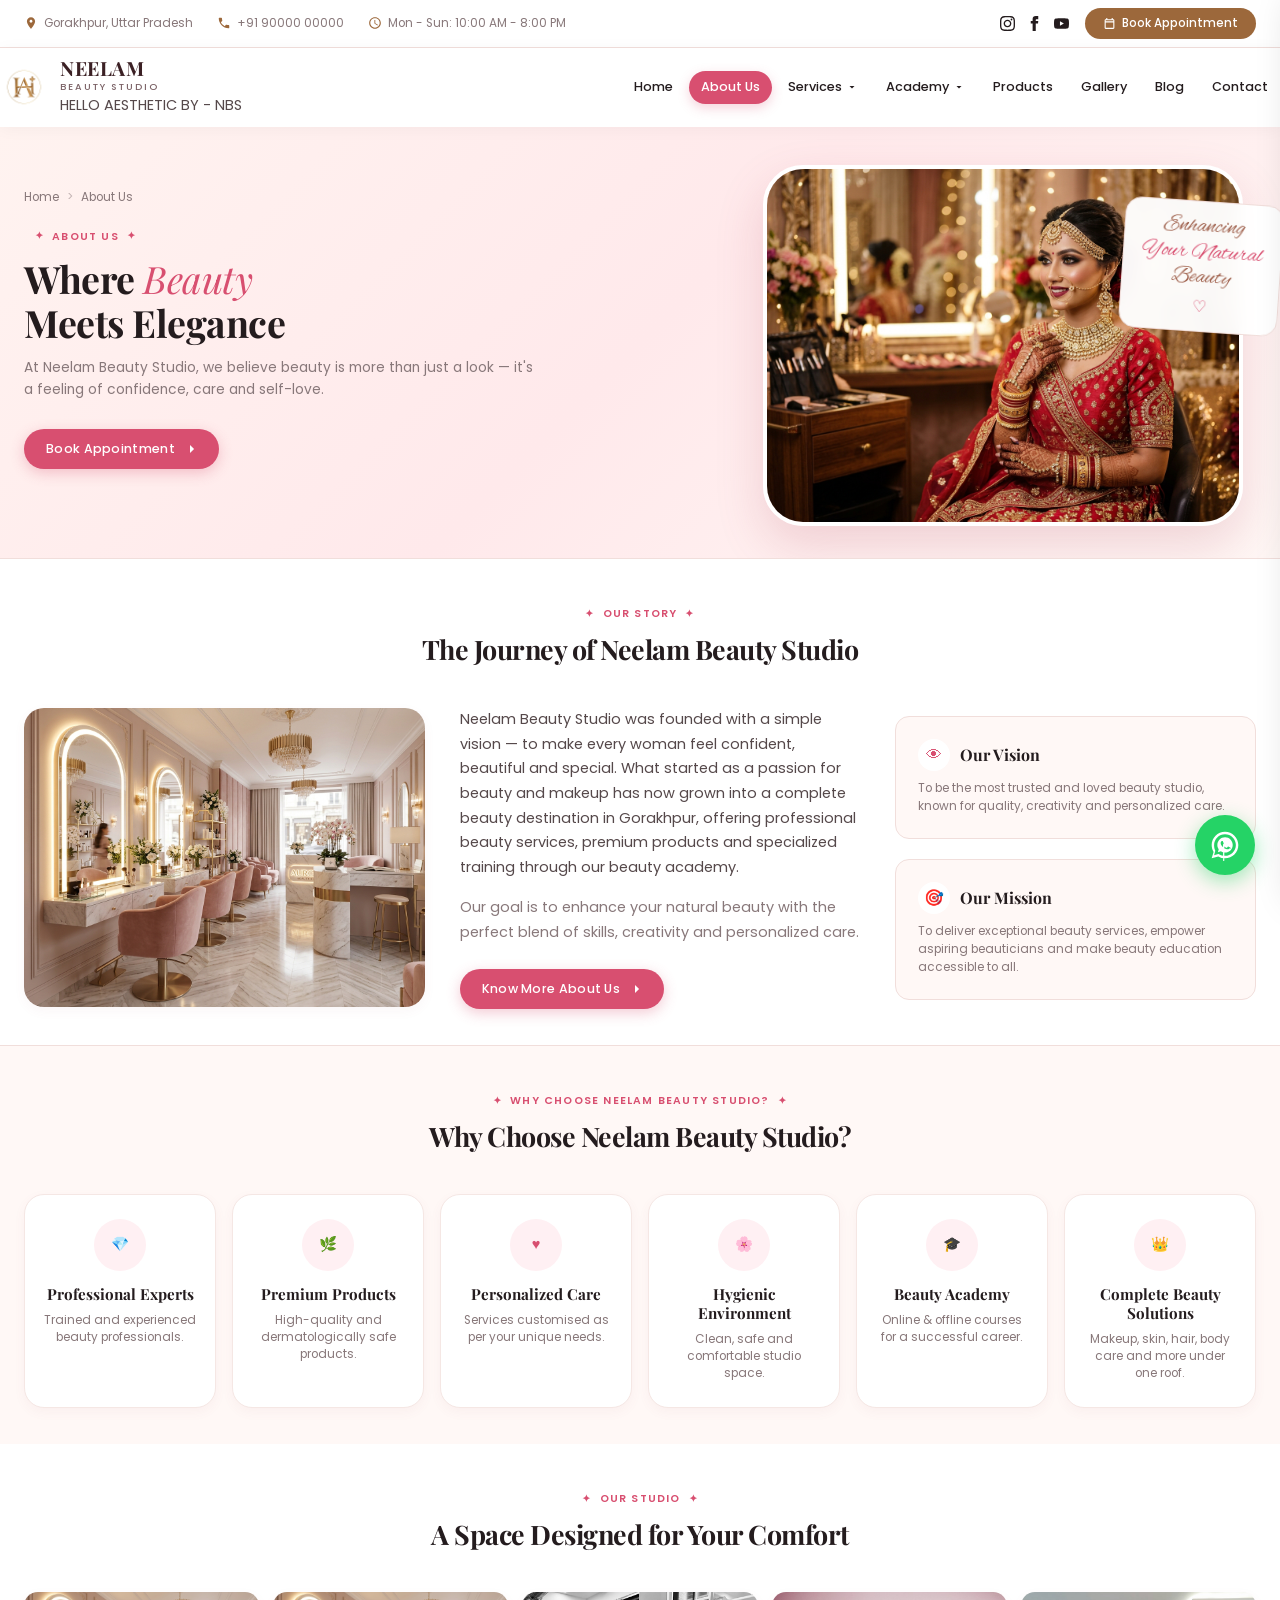
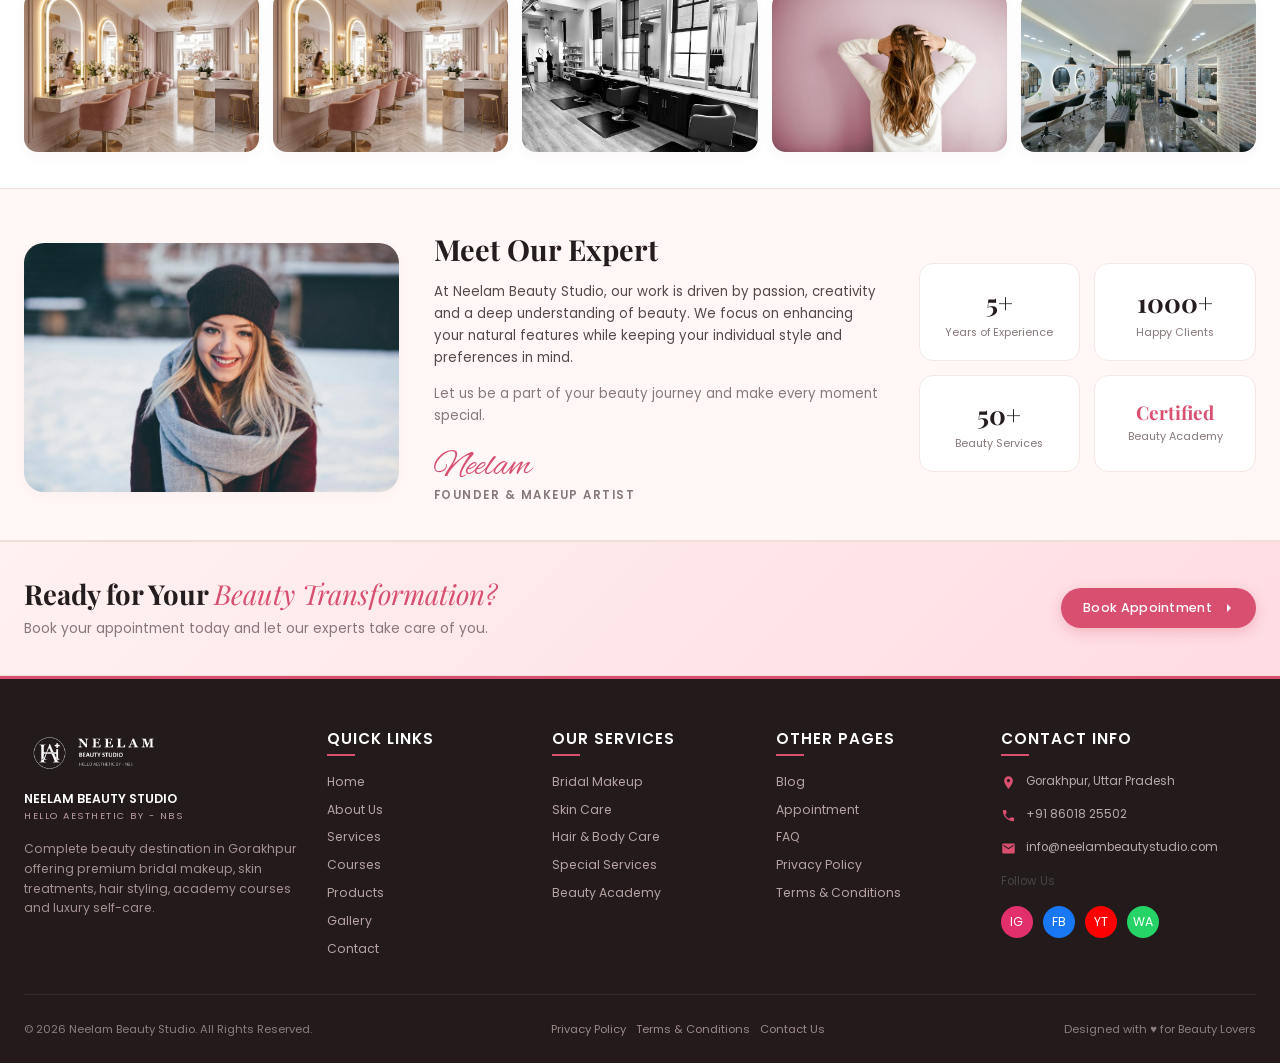
<file: about.html>
<!DOCTYPE html>
<html lang="en">

<head>
    <meta charset="UTF-8">
    <meta name="viewport" content="width=device-width, initial-scale=1.0">
    <title>About Us | Neelam Beauty Studio</title>
    <link rel="stylesheet" href="css/style.css">
    <link rel="preconnect" href="https://fonts.googleapis.com">
    <link rel="preconnect" href="https://fonts.gstatic.com" crossorigin>
</head>

<body>

    <!-- Top Utility Bar -->
    <div class="top-bar">
        <div class="container top-bar-inner">
            <div class="top-bar-info">
                <div class="top-bar-item">
                    <svg width="14" height="14" fill="currentColor" viewBox="0 0 24 24"><path d="M12 2C8.13 2 5 5.13 5 9c0 5.25 7 13 7 13s7-7.75 7-13c0-3.87-3.13-7-7-7zm0 9.5c-1.38 0-2.5-1.12-2.5-2.5s1.12-2.5 2.5-2.5 2.5 1.12 2.5 2.5-1.12 2.5-2.5 2.5z"/></svg>
                    <span>Gorakhpur, Uttar Pradesh</span>
                </div>
                <div class="top-bar-item">
                    <svg width="14" height="14" fill="currentColor" viewBox="0 0 24 24"><path d="M6.62 10.79c1.44 2.83 3.76 5.14 6.59 6.59l2.2-2.2c.27-.27.67-.36 1.02-.24 1.12.37 2.33.57 3.57.57.55 0 1 .45 1 1V20c0 .55-.45 1-1 1-9.39 0-17-7.61-17-17 0-.55.45-1 1-1h3.5c.55 0 1 .45 1 1 0 1.25.2 2.45.57 3.57.11.35.03.74-.25 1.02l-2.2 2.2z"/></svg>
                    <span>+91 90000 00000</span>
                </div>
                <div class="top-bar-item">
                    <svg width="14" height="14" fill="currentColor" viewBox="0 0 24 24"><path d="M11.99 2C6.47 2 2 6.48 2 12s4.47 10 9.99 10C17.52 22 22 17.52 22 12S17.52 2 11.99 2zM12 20c-4.42 0-8-3.58-8-8s3.58-8 8-8 8 3.58 8 8-3.58 8-8 8zm.5-13H11v6l5.25 3.15.75-1.23-4.5-2.67z"/></svg>
                    <span>Mon - Sun: 10:00 AM - 8:00 PM</span>
                </div>
            </div>
            <div class="top-bar-actions">
                <div class="social-links">
                    <a href="#" class="social-link" title="Instagram"><svg width="15" height="15" fill="currentColor" viewBox="0 0 24 24"><path d="M12 2.163c3.204 0 3.584.012 4.85.07 3.252.148 4.771 1.691 4.919 4.919.058 1.265.069 1.645.069 4.849 0 3.205-.012 3.584-.069 4.849-.149 3.225-1.664 4.771-4.919 4.919-1.266.058-1.644.07-4.85.07-3.204 0-3.584-.012-4.849-.07-3.26-.149-4.771-1.699-4.919-4.92-.058-1.265-.07-1.644-.07-4.849 0-3.204.013-3.583.07-4.849.149-3.227 1.664-4.771 4.919-4.919 1.266-.057 1.645-.069 4.849-.069zm0-2.163c-3.259 0-3.667.014-4.947.072-4.358.2-6.78 2.618-6.98 6.98-.059 1.281-.073 1.689-.073 4.948 0 3.259.014 3.668.072 4.948.2 4.358 2.618 6.78 6.98 6.98 1.281.058 1.689.072 4.948.072 3.259 0 3.668-.014 4.948-.072 4.354-.2 6.782-2.618 6.979-6.98.059-1.28.073-1.689.073-4.948 0-3.259-.014-3.667-.072-4.947-.196-4.354-2.617-6.78-6.979-6.98-1.281-.059-1.69-.073-4.949-.073zm0 5.838c-3.403 0-6.162 2.759-6.162 6.162s2.759 6.163 6.162 6.163 6.162-2.759 6.162-6.163c0-3.403-2.759-6.162-6.162-6.162zm0 10.162c-2.209 0-4-1.79-4-4 0-2.209 1.791-4 4-4s4 1.791 4 4c0 2.21-1.791 4-4 4zm6.406-11.845c-.796 0-1.441.645-1.441 1.44s.645 1.44 1.441 1.44c.795 0 1.439-.645 1.439-1.44s-.644-1.44-1.439-1.44z"/></svg></a>
                    <a href="#" class="social-link" title="Facebook"><svg width="15" height="15" fill="currentColor" viewBox="0 0 24 24"><path d="M9 8H6v4h3v12h5V12h3.642L18 8h-4V6.333C14 5.374 14.5 5 15.688 5H18V0h-3.808C10.595 0 9 1.582 9 4.615V8z"/></svg></a>
                    <a href="#" class="social-link" title="YouTube"><svg width="15" height="15" fill="currentColor" viewBox="0 0 24 24"><path d="M23.498 6.186a3.016 3.016 0 0 0-2.122-2.136C19.505 3.545 12 3.545 12 3.545s-7.505 0-9.377.505A3.017 3.017 0 0 0 .502 6.186C0 8.07 0 12 0 12s0 3.93.502 5.814a3.016 3.016 0 0 0 2.122 2.136c1.871.505 9.376.505 9.376.505s7.505 0 9.377-.505a3.015 3.015 0 0 0 2.122-2.136C24 15.93 24 12 24 12s0-3.93-.502-5.814zM9.545 15.568V8.432L15.818 12l-6.273 3.568z"/></svg></a>
                </div>
                <a href="appointment.html" class="btn-top-book">
                    <svg width="13" height="13" fill="currentColor" viewBox="0 0 24 24"><path d="M19 4h-1V2h-2v2H8V2H6v2H5c-1.11 0-1.99.9-1.99 2L3 20c0 1.1.89 2 2 2h14c1.1 0 2-.9 2-2V6c0-1.1-.9-2-2-2zm0 16H5V10h14v10zm0-12H5V6h14v2z"/></svg> Book Appointment
                </a>
            </div>
        </div>
    </div>

    <!-- Header -->
    <header class="site-header">
        <div class="container header-inner">
            <a href="index.html" class="brand-logo">
                <img src="assets/images/logo.png" alt="Neelam Beauty Studio" class="brand-logo-img">
                <div class="brand-text">
                    <span class="brand-title">NEELAM</span>
                    <span class="brand-subtitle">BEAUTY STUDIO</span>
                    <span class="brand-tagline">HELLO AESTHETIC BY - NBS</span>
                </div>
            </a>

            <nav class="main-nav">
                <ul class="nav-list">
                    <li class="nav-item"><a href="index.html" class="nav-link">Home</a></li>
                    <li class="nav-item"><a href="about.html" class="nav-link active">About Us</a></li>
                    <li class="nav-item has-dropdown">
                        <a href="services.html" class="nav-link">
              Services
              <svg width="12" height="12" fill="currentColor" viewBox="0 0 24 24"><path d="M7 10l5 5 5-5z"/></svg>
            </a>
                        <ul class="nav-dropdown">
                            <li><a href="services.html" class="dropdown-link">All Services</a></li>
                            <li><a href="bridal-makeup.html" class="dropdown-link">Bridal Makeup</a></li>
                            <li><a href="skin-care.html" class="dropdown-link">Skin Care & Treatments</a></li>
                            <li><a href="hair-body-care.html" class="dropdown-link">Hair & Body Care</a></li>
                            <li><a href="special-services.html" class="dropdown-link">Special Services</a></li>
                        </ul>
                    </li>
                    <li class="nav-item has-dropdown">
                        <a href="beauty-academy.html" class="nav-link">
              Academy
              <svg width="12" height="12" fill="currentColor" viewBox="0 0 24 24"><path d="M7 10l5 5 5-5z"/></svg>
            </a>
                        <ul class="nav-dropdown">
                            <li><a href="beauty-academy.html" class="dropdown-link">All Courses</a></li>
                            <li><a href="beauty-academy.html#online" class="dropdown-link">Online Courses</a></li>
                            <li><a href="beauty-academy.html#offline" class="dropdown-link">Offline Courses</a></li>
                        </ul>
                    </li>
                    <li class="nav-item"><a href="products.html" class="nav-link">Products</a></li>
                    <li class="nav-item"><a href="gallery.html" class="nav-link">Gallery</a></li>
                    <li class="nav-item"><a href="blog.html" class="nav-link">Blog</a></li>
                    <li class="nav-item"><a href="contact.html" class="nav-link">Contact</a></li>
                </ul>
            </nav>

            <button class="mobile-nav-toggle" aria-label="Toggle navigation" aria-expanded="false">
        <span></span>
        <span></span>
        <span></span>
      </button>
        </div>
    </header>

    <!-- Mobile Navigation Drawer -->
    <div class="mobile-nav-drawer">
        <div class="mobile-nav-header">
            <div class="brand-text">
                <span class="brand-title">NEELAM</span>
                <span class="brand-subtitle">BEAUTY STUDIO</span>
            </div>
            <button class="mobile-nav-close" aria-label="Close menu">&times;</button>
        </div>
        <ul class="mobile-nav-list">
            <li><a href="index.html">Home</a></li>
            <li><a href="about.html">About Us</a></li>
            <li><a href="services.html">All Services</a></li>
            <li><a href="bridal-makeup.html">Bridal Makeup</a></li>
            <li><a href="skin-care.html">Skin Care</a></li>
            <li><a href="hair-body-care.html">Hair & Body Care</a></li>
            <li><a href="special-services.html">Special Beauty Services</a></li>
            <li><a href="beauty-academy.html">Beauty Academy</a></li>
            <li><a href="products.html">Products</a></li>
            <li><a href="gallery.html">Gallery</a></li>
            <li><a href="contact.html">Contact Us</a></li>
            <li><a href="blog.html">Blog</a></li>
            <li style="margin-top: 20px;"><a href="appointment.html" class="btn btn-primary" style="text-align: center; color: #fff;">Book Appointment</a></li>
        </ul>
    </div>


    <!-- Hero Section -->
    <section class="hero-section">
        <div class="container hero-inner">
            <div class="hero-content">
                <div class="breadcrumb">
                    <a href="index.html">Home</a>
                    <span class="breadcrumb-sep">&gt;</span>
                    <span>About Us</span>
                </div>
                <span class="section-tag">ABOUT US</span>
                <h1>Where <span class="serif-italic">Beauty</span><br>Meets Elegance</h1>
                <p class="hero-desc">
                    At Neelam Beauty Studio, we believe beauty is more than just a look — it's a feeling of confidence, care and self-love.
                </p>
                <div class="hero-actions">
                    <a href="appointment.html" class="btn btn-primary">
            Book Appointment
            <svg width="14" height="14" fill="currentColor" viewBox="0 0 24 24"><path d="M5 12h14M12 5l7 7-7 7"/></svg>
          </a>
                </div>
            </div>

            <div class="hero-media">
                <div class="hero-image-wrapper">
                    <img src="assets/images/about-hero-bride.png" alt="About Neelam Beauty Studio">
                </div>
                <div class="floating-script-badge">
                    <div class="line-1">Enhancing</div>
                    <div class="line-2">Your Natural</div>
                    <div class="line-3">Beauty</div>
                    <div class="heart-icon">♡</div>
                </div>
            </div>
        </div>
    </section>

    <!-- Our Story Section -->
    <section class="section-pad bg-white">
        <div class="container">
            <div class="section-header">
                <span class="section-tag">OUR STORY</span>
                <h2>The Journey of Neelam Beauty Studio</h2>
            </div>

            <div style="display: grid; grid-template-columns: 1fr 1fr 0.9fr; gap: 35px; align-items: center;">
                <div>
                    <img src="assets/images/salon-reception-main.png" alt="Neelam Beauty Studio Reception" style="border-radius: var(--radius-lg); box-shadow: var(--shadow-sm); width: 100%;">
                </div>

                <div>
                    <p style="margin-bottom: 16px; color: var(--color-text-body); line-height: 1.7;">
                        Neelam Beauty Studio was founded with a simple vision — to make every woman feel confident, beautiful and special. What started as a passion for beauty and makeup has now grown into a complete beauty destination in Gorakhpur, offering professional beauty
                        services, premium products and specialized training through our beauty academy.
                    </p>
                    <p style="margin-bottom: 24px; color: var(--color-text-muted); line-height: 1.7;">
                        Our goal is to enhance your natural beauty with the perfect blend of skills, creativity and personalized care.
                    </p>
                    <a href="services.html" class="btn btn-primary">
            Know More About Us
            <svg width="14" height="14" fill="currentColor" viewBox="0 0 24 24"><path d="M5 12h14M12 5l7 7-7 7"/></svg>
          </a>
                </div>

                <div style="display: flex; flex-direction: column; gap: 20px;">
                    <div style="background: var(--color-bg-page); border: 1px solid var(--color-border); border-radius: var(--radius-md); padding: 22px;">
                        <div style="display: flex; align-items: center; gap: 10px; margin-bottom: 8px;">
                            <div style="width: 32px; height: 32px; border-radius: 50%; background: #ffffff; display: flex; align-items: center; justify-content: center; color: var(--color-primary); font-size: 1.1rem;">👁</div>
                            <h4 style="font-size: 1.1rem; color: var(--color-text-main);">Our Vision</h4>
                        </div>
                        <p style="font-size: 0.82rem; color: var(--color-text-muted); line-height: 1.55;">
                            To be the most trusted and loved beauty studio, known for quality, creativity and personalized care.
                        </p>
                    </div>

                    <div style="background: var(--color-bg-page); border: 1px solid var(--color-border); border-radius: var(--radius-md); padding: 22px;">
                        <div style="display: flex; align-items: center; gap: 10px; margin-bottom: 8px;">
                            <div style="width: 32px; height: 32px; border-radius: 50%; background: #ffffff; display: flex; align-items: center; justify-content: center; color: var(--color-primary); font-size: 1.1rem;">🎯</div>
                            <h4 style="font-size: 1.1rem; color: var(--color-text-main);">Our Mission</h4>
                        </div>
                        <p style="font-size: 0.82rem; color: var(--color-text-muted); line-height: 1.55;">
                            To deliver exceptional beauty services, empower aspiring beauticians and make beauty education accessible to all.
                        </p>
                    </div>
                </div>
            </div>
        </div>
    </section>

    <!-- Why Choose Neelam Beauty Studio -->
    <section class="section-pad bg-blush" style="border-top: 1px solid var(--color-border);">
        <div class="container">
            <div class="section-header">
                <span class="section-tag">WHY CHOOSE NEELAM BEAUTY STUDIO?</span>
                <h2>Why Choose Neelam Beauty Studio?</h2>
            </div>

            <div class="cards-grid-6">
                <div class="feature-card">
                    <div class="feature-icon-box">💎</div>
                    <h4>Professional Experts</h4>
                    <p>Trained and experienced beauty professionals.</p>
                </div>

                <div class="feature-card">
                    <div class="feature-icon-box">🌿</div>
                    <h4>Premium Products</h4>
                    <p>High-quality and dermatologically safe products.</p>
                </div>

                <div class="feature-card">
                    <div class="feature-icon-box">♥</div>
                    <h4>Personalized Care</h4>
                    <p>Services customised as per your unique needs.</p>
                </div>

                <div class="feature-card">
                    <div class="feature-icon-box">🌸</div>
                    <h4>Hygienic Environment</h4>
                    <p>Clean, safe and comfortable studio space.</p>
                </div>

                <div class="feature-card">
                    <div class="feature-icon-box">🎓</div>
                    <h4>Beauty Academy</h4>
                    <p>Online & offline courses for a successful career.</p>
                </div>

                <div class="feature-card">
                    <div class="feature-icon-box">👑</div>
                    <h4>Complete Beauty Solutions</h4>
                    <p>Makeup, skin, hair, body care and more under one roof.</p>
                </div>
            </div>
        </div>
    </section>

    <!-- Our Studio Comfort Gallery -->
    <section class="section-pad bg-white">
        <div class="container">
            <div class="section-header">
                <span class="section-tag">OUR STUDIO</span>
                <h2>A Space Designed for Your Comfort</h2>
            </div>

            <div style="display: grid; grid-template-columns: repeat(5, 1fr); gap: 14px;">
                <div style="border-radius: var(--radius-md); overflow: hidden; height: 160px; box-shadow: var(--shadow-sm);"><img src="assets/images/salon-studio-1.png" alt="Studio Reception" style="width: 100%; height: 100%; object-fit: cover;"></div>
                <div style="border-radius: var(--radius-md); overflow: hidden; height: 160px; box-shadow: var(--shadow-sm);"><img src="assets/images/salon-studio-2.png" alt="Makeup Mirrors" style="width: 100%; height: 100%; object-fit: cover;"></div>
                <div style="border-radius: var(--radius-md); overflow: hidden; height: 160px; box-shadow: var(--shadow-sm);"><img src="assets/images/salon-studio-3.png" alt="Treatment Bed" style="width: 100%; height: 100%; object-fit: cover;"></div>
                <div style="border-radius: var(--radius-md); overflow: hidden; height: 160px; box-shadow: var(--shadow-sm);"><img src="assets/images/salon-studio-4.png" alt="Lounge Area" style="width: 100%; height: 100%; object-fit: cover;"></div>
                <div style="border-radius: var(--radius-md); overflow: hidden; height: 160px; box-shadow: var(--shadow-sm);"><img src="assets/images/salon-studio-5.png" alt="Styling Stations" style="width: 100%; height: 100%; object-fit: cover;"></div>
            </div>
        </div>
    </section>

    <!-- Meet Our Expert Neelam -->
    <section class="section-pad bg-blush" style="border-top: 1px solid var(--color-border); border-bottom: 1px solid var(--color-border);">
        <div class="container" style="display: grid; grid-template-columns: 1fr 1.2fr 0.9fr; gap: 35px; align-items: center;">
            <div>
                <img src="assets/images/expert-neelam-makeup.png" alt="Neelam - Founder & Makeup Artist" style="border-radius: var(--radius-lg); box-shadow: var(--shadow-sm); width: 100%;">
            </div>

            <div>
                <h3 style="font-size: 2rem; margin-bottom: 14px;">Meet Our Expert</h3>
                <p style="margin-bottom: 14px; color: var(--color-text-body); font-size: 0.92rem; line-height: 1.65;">
                    At Neelam Beauty Studio, our work is driven by passion, creativity and a deep understanding of beauty. We focus on enhancing your natural features while keeping your individual style and preferences in mind.
                </p>
                <p style="margin-bottom: 22px; color: var(--color-text-muted); font-size: 0.92rem; line-height: 1.65;">
                    Let us be a part of your beauty journey and make every moment special.
                </p>
                <div>
                    <div style="font-family: var(--font-script); font-size: 2.5rem; color: var(--color-primary); line-height: 1;">Neelam</div>
                    <div style="font-size: 0.8rem; letter-spacing: 1.5px; text-transform: uppercase; color: var(--color-text-muted); font-weight: 600;">Founder & Makeup Artist</div>
                </div>
            </div>

            <div style="display: grid; grid-template-columns: 1fr 1fr; gap: 14px;">
                <div style="background: #ffffff; padding: 18px; border-radius: var(--radius-md); text-align: center; border: 1px solid var(--color-border-card);">
                    <div style="font-size: 1.8rem; font-weight: 700; color: var(--color-text-main); font-family: var(--font-serif);">5+</div>
                    <div style="font-size: 0.75rem; color: var(--color-text-muted);">Years of Experience</div>
                </div>
                <div style="background: #ffffff; padding: 18px; border-radius: var(--radius-md); text-align: center; border: 1px solid var(--color-border-card);">
                    <div style="font-size: 1.8rem; font-weight: 700; color: var(--color-text-main); font-family: var(--font-serif);">1000+</div>
                    <div style="font-size: 0.75rem; color: var(--color-text-muted);">Happy Clients</div>
                </div>
                <div style="background: #ffffff; padding: 18px; border-radius: var(--radius-md); text-align: center; border: 1px solid var(--color-border-card);">
                    <div style="font-size: 1.8rem; font-weight: 700; color: var(--color-text-main); font-family: var(--font-serif);">50+</div>
                    <div style="font-size: 0.75rem; color: var(--color-text-muted);">Beauty Services</div>
                </div>
                <div style="background: #ffffff; padding: 18px; border-radius: var(--radius-md); text-align: center; border: 1px solid var(--color-border-card);">
                    <div style="font-size: 1.3rem; font-weight: 700; color: var(--color-primary); font-family: var(--font-serif); margin-top: 4px;">Certified</div>
                    <div style="font-size: 0.75rem; color: var(--color-text-muted);">Beauty Academy</div>
                </div>
            </div>
        </div>
    </section>

    <!-- Pre-Footer CTA -->
    <section class="pre-footer-cta">
        <div class="container pre-footer-inner">
            <div class="pre-footer-content">
                <h3>Ready for Your <span class="serif-italic">Beauty Transformation?</span></h3>
                <p>Book your appointment today and let our experts take care of you.</p>
            </div>
            <a href="appointment.html" class="btn btn-primary">
        Book Appointment
        <svg width="14" height="14" fill="currentColor" viewBox="0 0 24 24"><path d="M5 12h14M12 5l7 7-7 7"/></svg>
      </a>
        </div>
    </section>

    <!-- Dark Footer -->
    <footer class="site-footer">
        <div class="container">
            <div class="footer-main-grid">
                <div class="footer-col">
                    <div class="footer-logo-block">
                        <img src="assets/images/logo-header.png" alt="Neelam Beauty Studio">
                        <div style="font-size: 0.85rem; font-weight: 600; color: #ffffff;">NEELAM BEAUTY STUDIO</div>
                        <div style="font-size: 0.65rem; letter-spacing: 1.5px; color: #bca0a3;">HELLO AESTHETIC BY - NBS</div>
                    </div>
                    <p class="footer-desc">
                        Complete beauty destination in Gorakhpur offering premium bridal makeup, skin treatments, hair styling, academy courses and luxury self-care.
                    </p>
                </div>

                <div class="footer-col">
                    <h4>Quick Links</h4>
                    <ul class="footer-links">
                        <li><a href="index.html">Home</a></li>
                        <li><a href="about.html">About Us</a></li>
                        <li><a href="services.html">Services</a></li>
                        <li><a href="beauty-academy.html">Courses</a></li>
                        <li><a href="products.html">Products</a></li>
                        <li><a href="gallery.html">Gallery</a></li>
                        <li><a href="contact.html">Contact</a></li>
                    </ul>
                </div>

                <div class="footer-col">
                    <h4>Our Services</h4>
                    <ul class="footer-links">
                        <li><a href="bridal-makeup.html">Bridal Makeup</a></li>
                        <li><a href="skin-care.html">Skin Care</a></li>
                        <li><a href="hair-body-care.html">Hair & Body Care</a></li>
                        <li><a href="special-services.html">Special Services</a></li>
                        <li><a href="beauty-academy.html">Beauty Academy</a></li>
                    </ul>
                </div>

                <div class="footer-col">
                    <h4>Other Pages</h4>
                    <ul class="footer-links">
                        <li><a href="blog.html">Blog</a></li>
                        <li><a href="appointment.html">Appointment</a></li>
                        <li><a href="contact.html#faq">FAQ</a></li>
                        <li><a href="contact.html">Privacy Policy</a></li>
                        <li><a href="contact.html">Terms & Conditions</a></li>
                    </ul>
                </div>

                <div class="footer-col">
                    <h4>Contact Info</h4>
                    <div class="footer-contact-item">
                        <svg width="15" height="15" fill="currentColor" viewBox="0 0 24 24"><path d="M12 2C8.13 2 5 5.13 5 9c0 5.25 7 13 7 13s7-7.75 7-13c0-3.87-3.13-7-7-7zm0 9.5c-1.38 0-2.5-1.12-2.5-2.5s1.12-2.5 2.5-2.5 2.5 1.12 2.5 2.5-1.12 2.5-2.5 2.5z"/></svg>
                        <span>Gorakhpur, Uttar Pradesh</span>
                    </div>
                    <div class="footer-contact-item">
                        <svg width="15" height="15" fill="currentColor" viewBox="0 0 24 24"><path d="M6.62 10.79c1.44 2.83 3.76 5.14 6.59 6.59l2.2-2.2c.27-.27.67-.36 1.02-.24 1.12.37 2.33.57 3.57.57.55 0 1 .45 1 1V20c0 .55-.45 1-1 1-9.39 0-17-7.61-17-17 0-.55.45-1 1-1h3.5c.55 0 1 .45 1 1 0 1.25.2 2.45.57 3.57.11.35.03.74-.25 1.02l-2.2 2.2z"/></svg>
                        <span>+91 86018 25502</span>
                    </div>
                    <div class="footer-contact-item">
                        <svg width="15" height="15" fill="currentColor" viewBox="0 0 24 24"><path d="M20 4H4c-1.1 0-1.99.9-1.99 2L2 18c0 1.1.9 2 2 2h16c1.1 0 2-.9 2-2V6c0-1.1-.9-2-2-2zm0 4l-8 5-8-5V6l8 5 8-5v2z"/></svg>
                        <span>info@neelambeautystudio.com</span>
                    </div>

                    <div style="margin-top: 15px;">
                        <div style="font-size: 0.8rem; color: #474646; margin-bottom: 6px;">Follow Us</div>
                        <div class="footer-social-row">
                            <a href="#" class="footer-social-btn social-ig" title="Instagram">IG</a>
                            <a href="#" class="footer-social-btn social-fb" title="Facebook">FB</a>
                            <a href="#" class="footer-social-btn social-yt" title="YouTube">YT</a>
                            <a href="https://wa.me/+918602825502" class="footer-social-btn social-wa" title="WhatsApp">WA</a>
                        </div>
                    </div>
                </div>
            </div>

            <div class="footer-bottom">
                <div>© 2026 Neelam Beauty Studio. All Rights Reserved.</div>
                <div class="footer-bottom-links">
                    <a href="#">Privacy Policy</a>
                    <a href="#">Terms & Conditions</a>
                    <a href="contact.html">Contact Us</a>
                </div>
                <div>Designed with ♥ for Beauty Lovers</div>
            </div>
        </div>
    </footer>

    <!-- Floating WhatsApp -->
    <a href="https://wa.me/+918602825502" class="floating-whatsapp" target="_blank" title="Chat on WhatsApp">
        <svg width="32" height="32" fill="currentColor" viewBox="0 0 24 24"><path d="M12.031 6.172c-3.181 0-5.767 2.586-5.768 5.766-.001 1.298.38 2.27 1.019 3.287l-.582 2.128 2.182-.573c.978.58 1.911.928 3.145.929 3.178 0 5.767-2.587 5.768-5.766.001-3.187-2.575-5.77-5.764-5.771zm3.392 8.244c-.144.405-.837.774-1.17.824-.312.045-.694.067-2.029-.482-1.636-.673-2.697-2.348-2.779-2.457-.083-.109-.665-.884-.665-1.688 0-.804.423-1.199.574-1.36.15-.162.33-.203.439-.203.11 0 .22.001.315.006.101.005.237-.038.37.28.144.343.491 1.199.534 1.286.044.088.073.19.015.304-.059.115-.088.187-.175.29-.088.102-.185.228-.264.306-.089.088-.182.183-.078.361.103.178.46 76 1.026 1.265.727.647 1.34.847 1.53.941.19.094.302.083.414-.047.112-.13.48-.56.608-.752.127-.193.256-.16.429-.096.173.064 1.096.517 1.285.611.189.094.316.14.363.22.046.08.046.467-.098.872zM12 2C6.477 2 2 6.477 2 12c0 1.891.524 3.66 1.434 5.176L2 22l4.981-1.396A9.94 9.94 0 0 0 12 22c5.523 0 10-4.477 10-10S17.523 2 12 2zm0 18.154c-1.628 0-3.15-.468-4.437-1.277l-.318-.2-.294.077-3.116.873.832-3.037.086-.312-.224-.337A8.118 8.118 0 0 1 3.846 12C3.846 7.504 7.504 3.846 12 3.846 16.496 3.846 20.154 7.504 20.154 12c0 4.496-3.658 8.154-8.154 8.154z"/></svg>
    </a>

    <script src="js/main.js"></script>
</body>

</html>
</file>
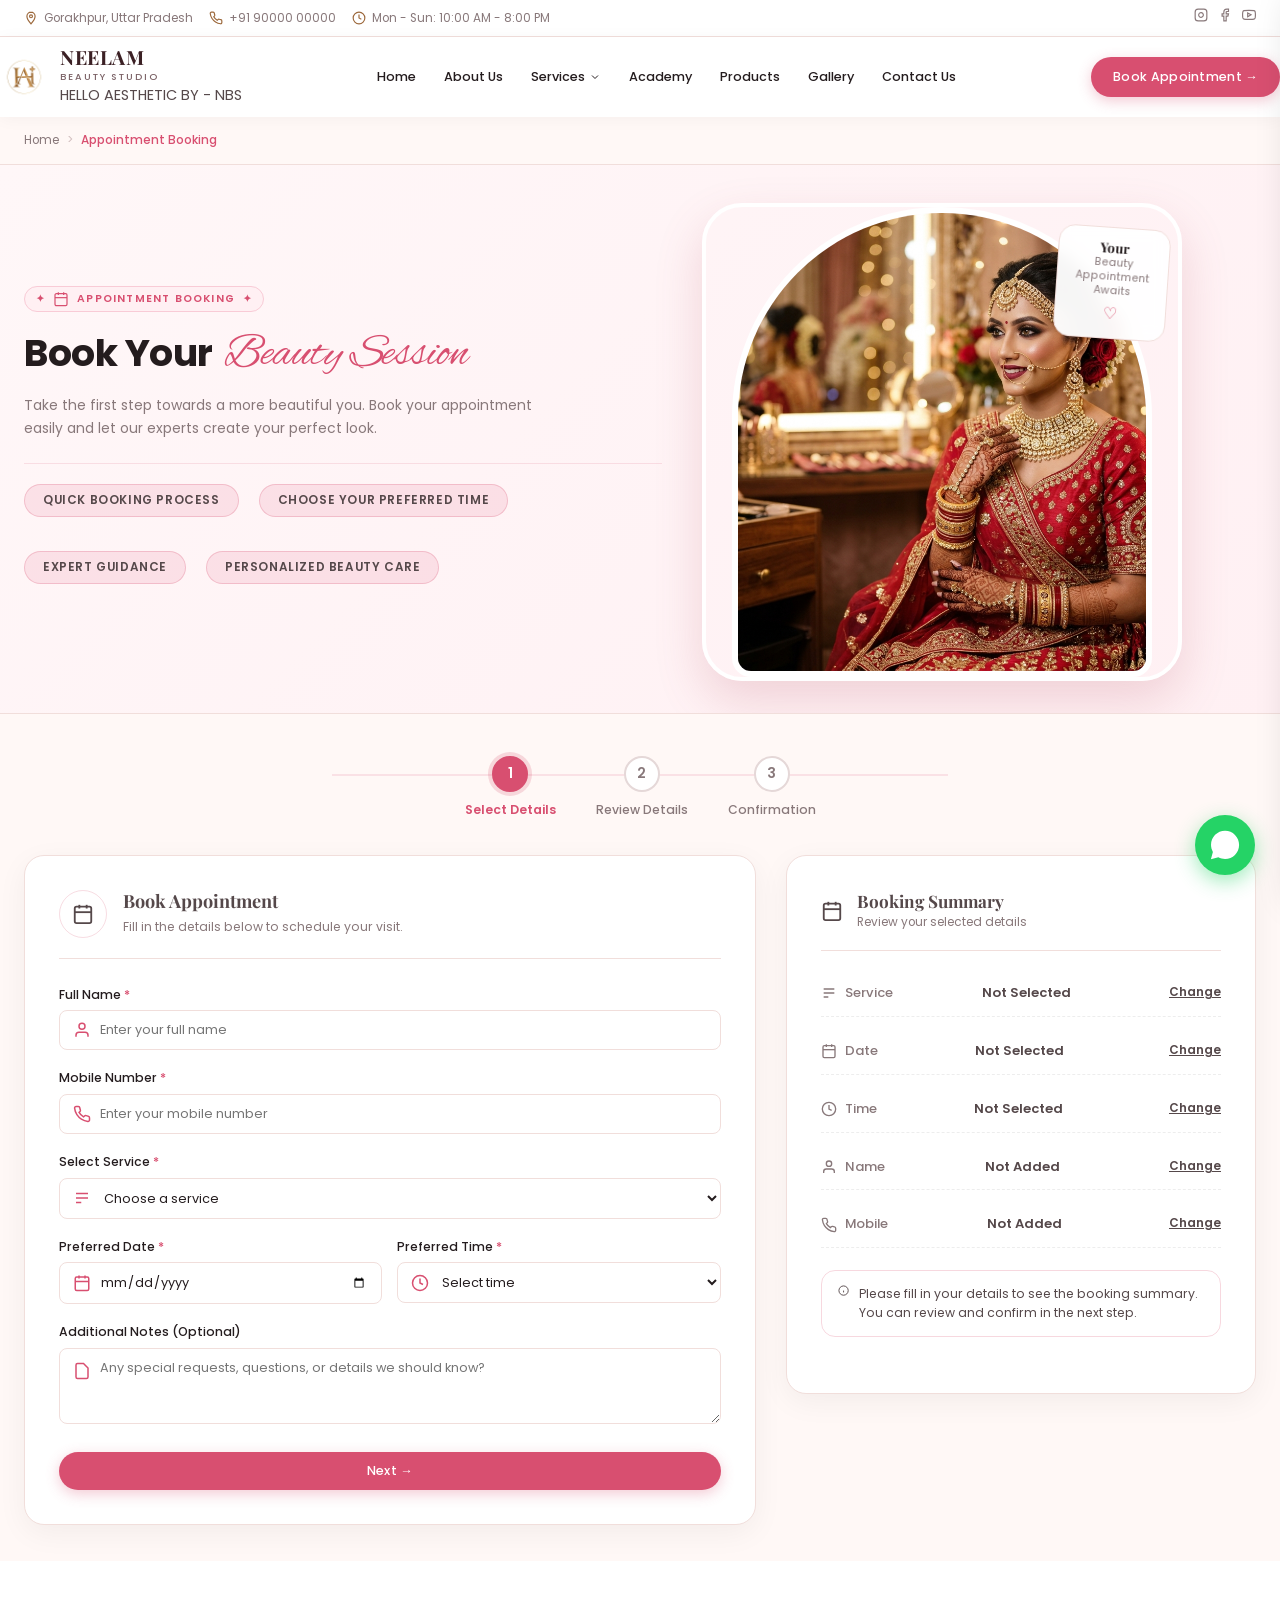
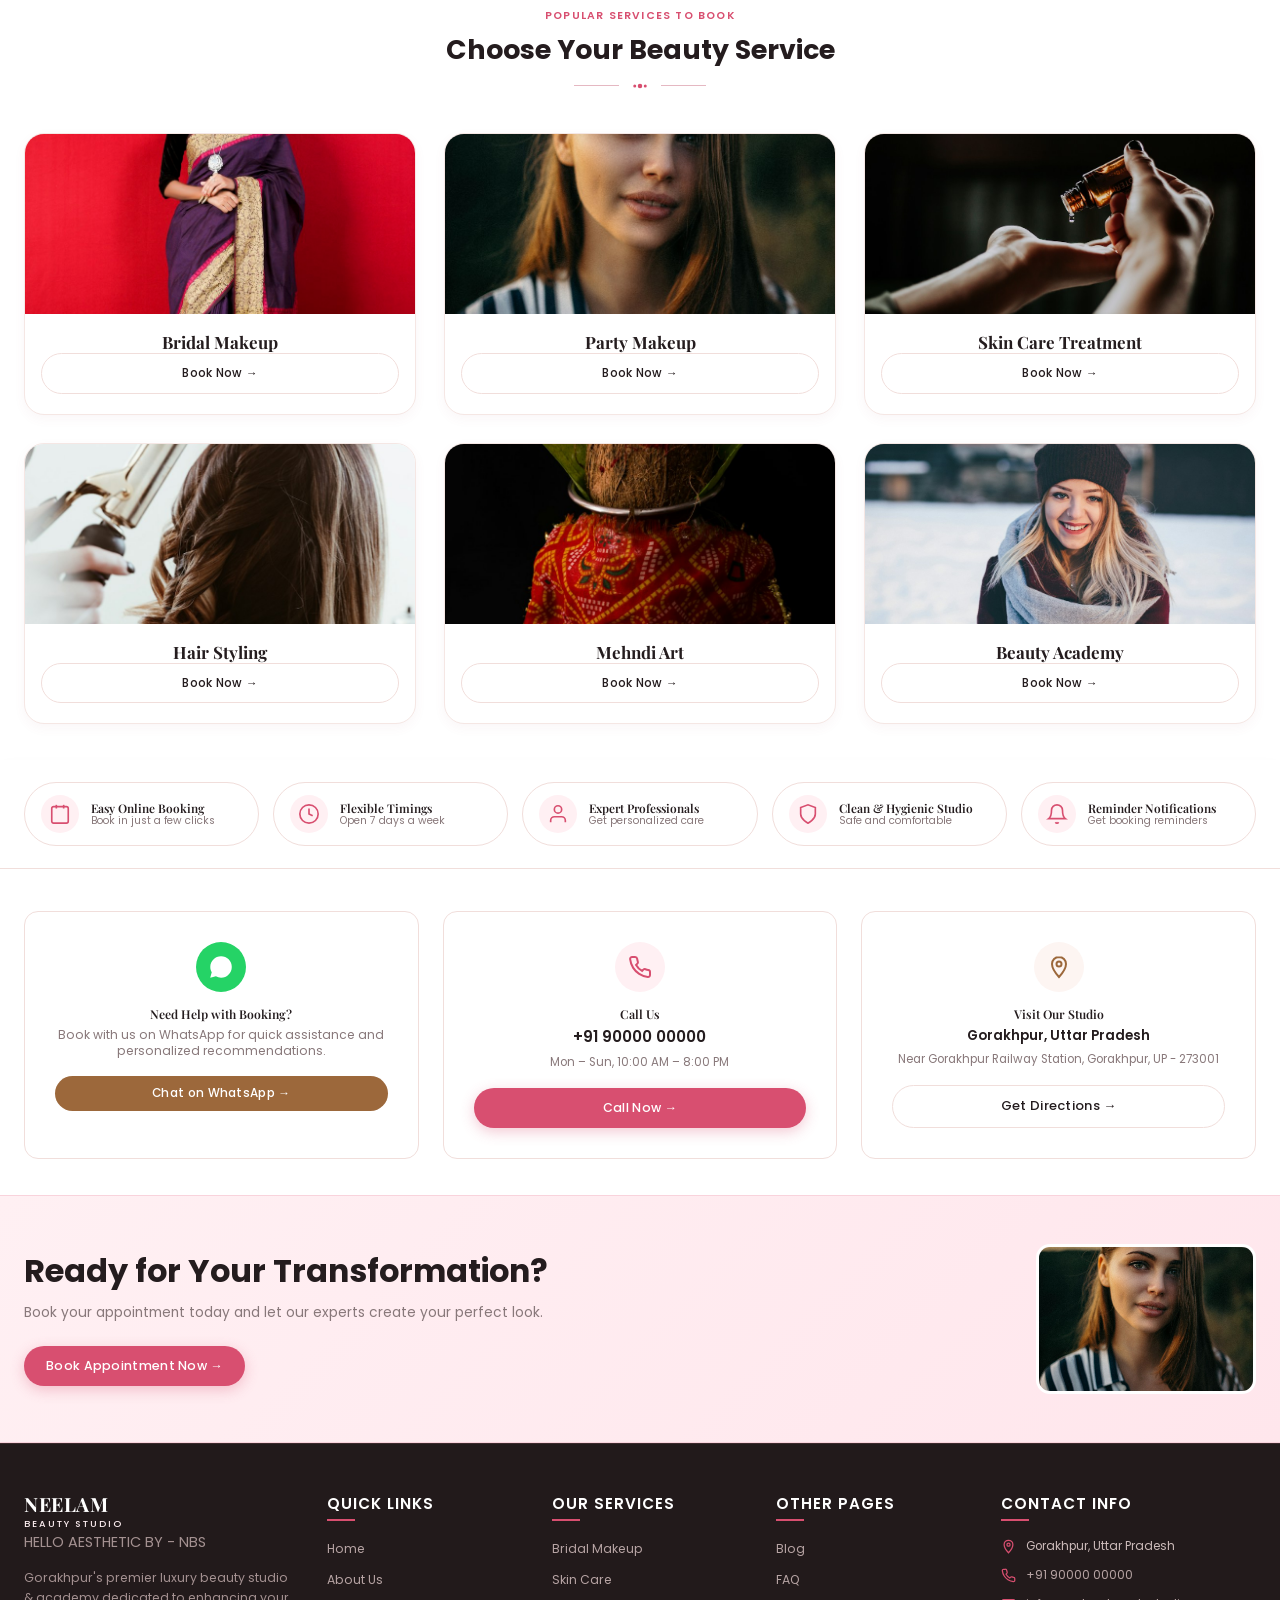
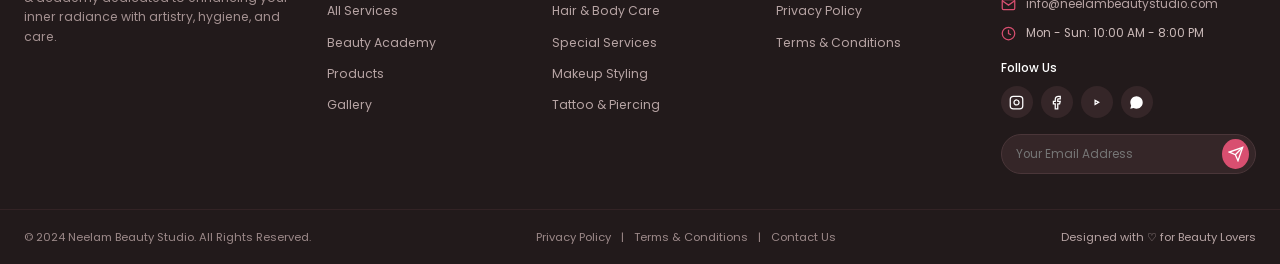
<file: appointment.html>
<!DOCTYPE html>
<html lang="en">
<head>
  <meta charset="UTF-8">
  <meta name="viewport" content="width=device-width, initial-scale=1.0">
  <title>Book Appointment | Neelam Beauty Studio - Gorakhpur</title>
  <meta name="description" content="Book your beauty appointment online at Neelam Beauty Studio Gorakhpur. Select your service, date, and time for bridal makeup, skin treatments, and hair styling.">
  <link rel="stylesheet" href="css/style.css">
  <link rel="preconnect" href="https://fonts.googleapis.com">
  <link rel="preconnect" href="https://fonts.gstatic.com" crossorigin>
  <link href="https://fonts.googleapis.com/css2?family=Alex+Brush&family=Playfair+Display:ital,wght@0,400;0,600;0,700;1,400;1,600&family=Poppins:wght@300;400;500;600;700&display=swap" rel="stylesheet">
</head>
<body>

  <!-- Top Announcement Bar -->
  <div class="top-bar">
    <div class="container top-bar-inner">
      <div class="top-bar-left">
        <div class="top-bar-item">
          <svg width="14" height="14" viewBox="0 0 24 24" fill="none" stroke="currentColor" stroke-width="2"><path d="M12 2C8.13 2 5 5.13 5 9c0 5.25 7 13 7 13s7-7.75 7-13c0-3.87-3.13-7-7-7z"/><circle cx="12" cy="9" r="2.5"/></svg>
          <span>Gorakhpur, Uttar Pradesh</span>
        </div>
        <div class="top-bar-item">
          <svg width="14" height="14" viewBox="0 0 24 24" fill="none" stroke="currentColor" stroke-width="2"><path d="M22 16.92v3a2 2 0 0 1-2.18 2 19.79 19.79 0 0 1-8.63-3.07 19.5 19.5 0 0 1-6-6 19.79 19.79 0 0 1-3.07-8.67A2 2 0 0 1 4.11 2h3a2 2 0 0 1 2 1.72 12.84 12.84 0 0 0 .7 2.81 2 2 0 0 1-.45 2.11L8.09 9.91a16 16 0 0 0 6 6l1.27-1.27a2 2 0 0 1 2.11-.45 12.84 12.84 0 0 0 2.81.7A2 2 0 0 1 22 16.92z"/></svg>
          <a href="tel:+919000000000">+91 90000 00000</a>
        </div>
        <div class="top-bar-item">
          <svg width="14" height="14" viewBox="0 0 24 24" fill="none" stroke="currentColor" stroke-width="2"><circle cx="12" cy="12" r="10"/><polyline points="12 6 12 12 16 14"/></svg>
          <span>Mon - Sun: 10:00 AM - 8:00 PM</span>
        </div>
      </div>
      <div class="top-bar-right">
        <div class="top-social-links">
          <a href="#" aria-label="Instagram"><svg width="14" height="14" viewBox="0 0 24 24" fill="none" stroke="currentColor" stroke-width="2"><rect x="2" y="2" width="20" height="20" rx="5" ry="5"/><path d="M16 11.37A4 4 0 1 1 12.63 8 4 4 0 0 1 16 11.37z"/><line x1="17.5" y1="6.5" x2="17.51" y2="6.5"/></svg></a>
          <a href="#" aria-label="Facebook"><svg width="14" height="14" viewBox="0 0 24 24" fill="none" stroke="currentColor" stroke-width="2"><path d="M18 2h-3a5 5 0 0 0-5 5v3H7v4h3v8h4v-8h3l1-4h-4V7a1 1 0 0 1 1-1h3z"/></svg></a>
          <a href="#" aria-label="YouTube"><svg width="14" height="14" viewBox="0 0 24 24" fill="none" stroke="currentColor" stroke-width="2"><path d="M22.54 6.42a2.78 2.78 0 0 0-1.94-2C18.88 4 12 4 12 4s-6.88 0-8.6.46a2.78 2.78 0 0 0-1.94 2A29 29 0 0 0 1 11.75a29 29 0 0 0 .46 5.33A2.78 2.78 0 0 0 3.4 19c1.72.46 8.6.46 8.6.46s6.88 0 8.6-.46a2.78 2.78 0 0 0 1.94-2 29 29 0 0 0 .46-5.25 29 29 0 0 0-.46-5.33z"/><polygon points="9.75 15.02 15.5 11.75 9.75 8.48 9.75 15.02"/></svg></a>
        </div>
        <a href="appointment.html" class="btn btn-secondary-solid btn-sm">Book Appointment &rarr;</a>
      </div>
    </div>
  </div>

  <!-- Main Luxury Header -->
  <header class="main-header">
    <div class="container header-inner">
      <a href="index.html" class="brand-logo">
        <img src="assets/images/logo.png" alt="Neelam Beauty Studio" class="brand-logo-img">
        <div class="brand-text">
          <span class="brand-title">NEELAM</span>
          <span class="brand-subtitle">BEAUTY STUDIO</span>
          <span class="brand-tagline">HELLO AESTHETIC BY - NBS</span>
        </div>
      </a>

      <nav class="main-nav">
        <ul class="nav-menu">
          <li class="nav-item"><a href="index.html" class="nav-link">Home</a></li>
          <li class="nav-item"><a href="about.html" class="nav-link">About Us</a></li>
          <li class="nav-item has-dropdown">
            <a href="services.html" class="nav-link">Services <svg width="12" height="12" viewBox="0 0 24 24" fill="none" stroke="currentColor" stroke-width="2"><polyline points="6 9 12 15 18 9"/></svg></a>
            <ul class="dropdown-menu">
              <li><a href="services.html">All Services Directory</a></li>
              <li><a href="bridal-makeup.html">Bridal Makeup & Video Shoot</a></li>
              <li><a href="skin-care.html">Skin Care & Hydra Laser</a></li>
              <li><a href="hair-body-care.html">Hair & Body Care Treatments</a></li>
              <li><a href="special-services.html">Special Beauty Services</a></li>
            </ul>
          </li>
          <li class="nav-item"><a href="beauty-academy.html" class="nav-link">Academy</a></li>
          <li class="nav-item"><a href="products.html" class="nav-link">Products</a></li>
          <li class="nav-item"><a href="gallery.html" class="nav-link">Gallery</a></li>
          <li class="nav-item"><a href="contact.html" class="nav-link">Contact Us</a></li>
        </ul>
      </nav>

      <div class="header-right-action">
        <a href="appointment.html" class="btn btn-primary">Book Appointment &rarr;</a>
        <button class="mobile-nav-toggle" aria-label="Toggle navigation">
          <span></span><span></span><span></span>
        </button>
      </div>
    </div>
  </header>

  <!-- Mobile Drawer Navigation -->
  <div class="mobile-nav-drawer">
    <div class="mobile-nav-header">
      <div class="brand-text">
        <span class="brand-title">NEELAM</span>
        <span class="brand-subtitle">BEAUTY STUDIO</span>
      </div>
      <button class="mobile-nav-close" aria-label="Close menu">&times;</button>
    </div>
    <ul class="mobile-nav-list">
      <li><a href="index.html">Home</a></li>
      <li><a href="about.html">About Us</a></li>
      <li><a href="services.html">All Services</a></li>
      <li><a href="bridal-makeup.html">Bridal Makeup</a></li>
      <li><a href="skin-care.html">Skin Care</a></li>
      <li><a href="hair-body-care.html">Hair & Body Care</a></li>
      <li><a href="special-services.html">Special Beauty Services</a></li>
      <li><a href="beauty-academy.html">Beauty Academy</a></li>
      <li><a href="products.html">Products</a></li>
      <li><a href="gallery.html">Gallery</a></li>
      <li><a href="contact.html">Contact Us</a></li>
      <li><a href="blog.html">Blog</a></li>
      <li style="margin-top: 20px;"><a href="appointment.html" class="btn btn-primary" style="text-align: center; color: #fff;">Book Appointment</a></li>
    </ul>
  </div>

  <!-- Breadcrumbs -->
  <div class="breadcrumb-bar">
    <div class="container">
      <ul class="breadcrumb-list">
        <li><a href="index.html">Home</a></li>
        <li>Appointment Booking</li>
      </ul>
    </div>
  </div>

  <!-- Hero Section -->
  <section class="page-hero">
    <div class="container hero-inner">
      <div class="hero-content">
        <div class="section-tag">
          <svg width="16" height="16" viewBox="0 0 24 24" fill="none" stroke="currentColor" stroke-width="1.8"><rect x="3" y="4" width="18" height="18" rx="2" ry="2"/><line x1="16" y1="2" x2="16" y2="6"/><line x1="8" y1="2" x2="8" y2="6"/><line x1="3" y1="10" x2="21" y2="10"/></svg>
          APPOINTMENT BOOKING
        </div>
        <h1>Book Your <span class="script-accent">Beauty Session</span></h1>
        <p>Take the first step towards a more beautiful you. Book your appointment easily and let our experts create your perfect look.</p>
        <div class="hero-features-bar">
          <div class="hero-badge">Quick Booking Process</div>
          <div class="hero-badge">Choose Your Preferred Time</div>
          <div class="hero-badge">Expert Guidance</div>
          <div class="hero-badge">Personalized Beauty Care</div>
        </div>
      </div>
      <div class="hero-image-wrapper">
        <div class="hero-img-box">
          <img src="assets/images/appointment-hero.png" alt="Book Appointment at Neelam Beauty Studio">
        </div>
        <div class="floating-script-badge top-right">
          <span class="badge-title">Your</span>
          <span class="badge-sub">Beauty</span>
          <span class="badge-sub">Appointment</span>
          <span class="badge-sub">Awaits</span>
          <span class="heart-icon">&#9825;</span>
        </div>
      </div>
    </div>
  </section>

  <!-- Interactive 3-Step Booking Engine -->
  <section class="section-padding bg-light" id="booking-section">
    <div class="container">
      
      <!-- Stepper Indicator -->
      <div class="stepper-header-row">
        <div class="stepper-node active" id="stepNode1">
          <div class="step-circle">1</div>
          <span>Select Details</span>
        </div>
        <div class="stepper-node" id="stepNode2">
          <div class="step-circle">2</div>
          <span>Review Details</span>
        </div>
        <div class="stepper-node" id="stepNode3">
          <div class="step-circle">3</div>
          <span>Confirmation</span>
        </div>
      </div>

      <!-- Booking Grid: Form Left, Summary Right -->
      <div class="booking-layout-grid">
        <!-- Left: Dynamic Steps Form Box -->
        <div class="booking-form-box">
          
          <!-- Step 1 Form -->
          <div id="bookingStep1">
            <div class="booking-box-header">
              <div class="header-icon-circle">
                <svg width="22" height="22" viewBox="0 0 24 24" fill="none" stroke="currentColor" stroke-width="2"><rect x="3" y="4" width="18" height="18" rx="2" ry="2"/><line x1="16" y1="2" x2="16" y2="6"/><line x1="8" y1="2" x2="8" y2="6"/><line x1="3" y1="10" x2="21" y2="10"/></svg>
              </div>
              <div>
                <h3>Book Appointment</h3>
                <p>Fill in the details below to schedule your visit.</p>
              </div>
            </div>

            <form id="appointmentForm" onsubmit="event.preventDefault();">
              <div class="form-group">
                <label class="form-label" for="clientName">Full Name <span class="req">*</span></label>
                <div class="input-with-icon">
                  <svg width="18" height="18" viewBox="0 0 24 24" fill="none" stroke="currentColor" stroke-width="2"><path d="M20 21v-2a4 4 0 0 0-4-4H8a4 4 0 0 0-4 4v2"/><circle cx="12" cy="7" r="4"/></svg>
                  <input type="text" id="clientName" class="form-control" placeholder="Enter your full name" required>
                </div>
              </div>

              <div class="form-group">
                <label class="form-label" for="clientPhone">Mobile Number <span class="req">*</span></label>
                <div class="input-with-icon">
                  <svg width="18" height="18" viewBox="0 0 24 24" fill="none" stroke="currentColor" stroke-width="2"><path d="M22 16.92v3a2 2 0 0 1-2.18 2 19.79 19.79 0 0 1-8.63-3.07 19.5 19.5 0 0 1-6-6 19.79 19.79 0 0 1-3.07-8.67A2 2 0 0 1 4.11 2h3a2 2 0 0 1 2 1.72 12.84 12.84 0 0 0 .7 2.81 2 2 0 0 1-.45 2.11L8.09 9.91a16 16 0 0 0 6 6l1.27-1.27a2 2 0 0 1 2.11-.45 12.84 12.84 0 0 0 2.81.7A2 2 0 0 1 22 16.92z"/></svg>
                  <input type="tel" id="clientPhone" class="form-control" placeholder="Enter your mobile number" required>
                </div>
              </div>

              <div class="form-group">
                <label class="form-label" for="clientService">Select Service <span class="req">*</span></label>
                <div class="input-with-icon">
                  <svg width="18" height="18" viewBox="0 0 24 24" fill="none" stroke="currentColor" stroke-width="2"><path d="M4 6h16M4 12h16M4 18h7"/></svg>
                  <select id="clientService" class="form-control" required>
                    <option value="" disabled selected>Choose a service</option>
                    <option value="Bridal Makeup & Video Shoot">Bridal Makeup & Video Shoot</option>
                    <option value="Party & Engagement Makeup">Party & Engagement Makeup</option>
                    <option value="Hydra Facial Treatment">Hydra Facial Treatment</option>
                    <option value="Carbon Laser Treatment">Carbon Laser Treatment</option>
                    <option value="Hair Spa & Smoothening">Hair Spa & Smoothening</option>
                    <option value="Full Body Care & Polishing">Full Body Care & Polishing</option>
                    <option value="Mehndi Art">Mehndi Art</option>
                    <option value="Tattoo Services">Tattoo Services</option>
                    <option value="Ear Piercing & Lobbing">Ear Piercing & Lobbing</option>
                    <option value="Beauty Academy Course">Beauty Academy Course</option>
                  </select>
                </div>
              </div>

              <div style="display: grid; grid-template-columns: 1fr 1fr; gap: 15px;">
                <div class="form-group">
                  <label class="form-label" for="clientDate">Preferred Date <span class="req">*</span></label>
                  <div class="input-with-icon">
                    <svg width="18" height="18" viewBox="0 0 24 24" fill="none" stroke="currentColor" stroke-width="2"><rect x="3" y="4" width="18" height="18" rx="2" ry="2"/><line x1="16" y1="2" x2="16" y2="6"/><line x1="8" y1="2" x2="8" y2="6"/><line x1="3" y1="10" x2="21" y2="10"/></svg>
                    <input type="date" id="clientDate" class="form-control" required>
                  </div>
                </div>

                <div class="form-group">
                  <label class="form-label" for="clientTime">Preferred Time <span class="req">*</span></label>
                  <div class="input-with-icon">
                    <svg width="18" height="18" viewBox="0 0 24 24" fill="none" stroke="currentColor" stroke-width="2"><circle cx="12" cy="12" r="10"/><polyline points="12 6 12 12 16 14"/></svg>
                    <select id="clientTime" class="form-control" required>
                      <option value="" disabled selected>Select time</option>
                      <option value="10:00 AM">10:00 AM</option>
                      <option value="11:30 AM">11:30 AM</option>
                      <option value="01:00 PM">01:00 PM</option>
                      <option value="02:30 PM">02:30 PM</option>
                      <option value="04:00 PM">04:00 PM</option>
                      <option value="05:30 PM">05:30 PM</option>
                      <option value="07:00 PM">07:00 PM</option>
                    </select>
                  </div>
                </div>
              </div>

              <div class="form-group">
                <label class="form-label" for="clientNotes">Additional Notes (Optional)</label>
                <div class="input-with-icon">
                  <svg width="18" height="18" viewBox="0 0 24 24" fill="none" stroke="currentColor" stroke-width="2" style="top: 14px;"><path d="M14 2H6a2 2 0 0 0-2 2v16a2 2 0 0 0 2 2h12a2 2 0 0 0 2-2V8z"/></svg>
                  <textarea id="clientNotes" class="form-control" rows="3" placeholder="Any special requests, questions, or details we should know?"></textarea>
                </div>
              </div>

              <button type="button" id="btnNextStep" class="btn btn-primary" style="width: 100%; justify-content: center; margin-top: 10px;">Next &rarr;</button>
            </form>
          </div>

          <!-- Step 2: Review (Hidden by default, shown by JS) -->
          <div id="bookingStep2" style="display: none;">
            <div class="booking-box-header">
              <div class="header-icon-circle">
                <svg width="22" height="22" viewBox="0 0 24 24" fill="none" stroke="currentColor" stroke-width="2"><path d="M14 2H6a2 2 0 0 0-2 2v16a2 2 0 0 0 2 2h12a2 2 0 0 0 2-2V8z"/><polyline points="14 2 14 8 20 8"/></svg>
              </div>
              <div>
                <h3>Review Your Appointment</h3>
                <p>Please review your booking details before final confirmation.</p>
              </div>
            </div>

            <div style="background: #fff8f6; border: 1px solid var(--color-border); border-radius: var(--radius-sm); padding: 20px; margin-bottom: 20px;">
              <p><strong>Name:</strong> <span id="revName">--</span></p>
              <p><strong>Mobile:</strong> <span id="revPhone">--</span></p>
              <p><strong>Service:</strong> <span id="revService">--</span></p>
              <p><strong>Date & Time:</strong> <span id="revDateTime">--</span></p>
              <p><strong>Notes:</strong> <span id="revNotes">None</span></p>
            </div>

            <div style="display: flex; gap: 12px;">
              <button type="button" id="btnPrevStep" class="btn btn-outline" style="flex: 1; justify-content: center;">&larr; Back</button>
              <button type="button" id="btnConfirmBooking" class="btn btn-primary" style="flex: 2; justify-content: center;">Confirm & Send via WhatsApp &rarr;</button>
            </div>
          </div>

          <!-- Step 3: Success Confirmation (Hidden by default) -->
          <div id="bookingStep3" style="display: none; text-align: center; padding: 30px 10px;">
            <div style="width: 70px; height: 70px; border-radius: 50%; background: #e8f9ef; color: #28a745; display: inline-flex; align-items: center; justify-content: center; margin-bottom: 16px;">
              <svg width="36" height="36" viewBox="0 0 24 24" fill="none" stroke="currentColor" stroke-width="3"><polyline points="20 6 9 17 4 12"/></svg>
            </div>
            <h3 style="font-size: 1.6rem; color: var(--color-text-main); margin-bottom: 10px;">Appointment Confirmed!</h3>
            <p style="color: var(--color-text-muted); font-size: 0.95rem; max-width: 480px; margin: 0 auto 24px;">Thank you! Your appointment request has been submitted. Our team will contact you shortly to confirm your time slot.</p>
            <a href="index.html" class="btn btn-primary">Return to Home &rarr;</a>
          </div>

        </div>

        <!-- Right: Live Booking Summary Box -->
        <div class="booking-summary-box">
          <div class="summary-header">
            <svg width="22" height="22" viewBox="0 0 24 24" fill="none" stroke="currentColor" stroke-width="2"><rect x="3" y="4" width="18" height="18" rx="2" ry="2"/><line x1="16" y1="2" x2="16" y2="6"/><line x1="8" y1="2" x2="8" y2="6"/><line x1="3" y1="10" x2="21" y2="10"/></svg>
            <div>
              <h3>Booking Summary</h3>
              <p>Review your selected details</p>
            </div>
          </div>

          <div class="summary-list">
            <div class="summary-row">
              <div class="summary-label">
                <svg width="16" height="16" viewBox="0 0 24 24" fill="none" stroke="currentColor" stroke-width="2"><path d="M4 6h16M4 12h16M4 18h7"/></svg>
                <span>Service</span>
              </div>
              <span class="summary-value" id="sumService">Not Selected</span>
              <a href="#appointmentForm" class="summary-change-link">Change</a>
            </div>

            <div class="summary-row">
              <div class="summary-label">
                <svg width="16" height="16" viewBox="0 0 24 24" fill="none" stroke="currentColor" stroke-width="2"><rect x="3" y="4" width="18" height="18" rx="2" ry="2"/><line x1="16" y1="2" x2="16" y2="6"/><line x1="8" y1="2" x2="8" y2="6"/><line x1="3" y1="10" x2="21" y2="10"/></svg>
                <span>Date</span>
              </div>
              <span class="summary-value" id="sumDate">Not Selected</span>
              <a href="#appointmentForm" class="summary-change-link">Change</a>
            </div>

            <div class="summary-row">
              <div class="summary-label">
                <svg width="16" height="16" viewBox="0 0 24 24" fill="none" stroke="currentColor" stroke-width="2"><circle cx="12" cy="12" r="10"/><polyline points="12 6 12 12 16 14"/></svg>
                <span>Time</span>
              </div>
              <span class="summary-value" id="sumTime">Not Selected</span>
              <a href="#appointmentForm" class="summary-change-link">Change</a>
            </div>

            <div class="summary-row">
              <div class="summary-label">
                <svg width="16" height="16" viewBox="0 0 24 24" fill="none" stroke="currentColor" stroke-width="2"><path d="M20 21v-2a4 4 0 0 0-4-4H8a4 4 0 0 0-4 4v2"/><circle cx="12" cy="7" r="4"/></svg>
                <span>Name</span>
              </div>
              <span class="summary-value" id="sumName">Not Added</span>
              <a href="#appointmentForm" class="summary-change-link">Change</a>
            </div>

            <div class="summary-row">
              <div class="summary-label">
                <svg width="16" height="16" viewBox="0 0 24 24" fill="none" stroke="currentColor" stroke-width="2"><path d="M22 16.92v3a2 2 0 0 1-2.18 2 19.79 19.79 0 0 1-8.63-3.07 19.5 19.5 0 0 1-6-6 19.79 19.79 0 0 1-3.07-8.67A2 2 0 0 1 4.11 2h3a2 2 0 0 1 2 1.72 12.84 12.84 0 0 0 .7 2.81 2 2 0 0 1-.45 2.11L8.09 9.91a16 16 0 0 0 6 6l1.27-1.27a2 2 0 0 1 2.11-.45 12.84 12.84 0 0 0 2.81.7A2 2 0 0 1 22 16.92z"/></svg>
                <span>Mobile</span>
              </div>
              <span class="summary-value" id="sumPhone">Not Added</span>
              <a href="#appointmentForm" class="summary-change-link">Change</a>
            </div>
          </div>

          <div class="summary-info-alert">
            <svg width="20" height="20" viewBox="0 0 24 24" fill="none" stroke="currentColor" stroke-width="2"><circle cx="12" cy="12" r="10"/><line x1="12" y1="16" x2="12" y2="12"/><line x1="12" y1="8" x2="12.01" y2="8"/></svg>
            <span>Please fill in your details to see the booking summary. You can review and confirm in the next step.</span>
          </div>
        </div>
      </div>

    </div>
  </section>

  <!-- Popular Services to Book -->
  <section class="section-padding bg-white">
    <div class="container">
      <div class="section-heading text-center">
        <span class="sub-label">POPULAR SERVICES TO BOOK</span>
        <h2>Choose Your Beauty Service</h2>
        <div class="divider-ornament">
          <span></span><svg width="18" height="18" viewBox="0 0 24 24" fill="currentColor"><circle cx="12" cy="12" r="3"/><circle cx="5" cy="12" r="2"/><circle cx="19" cy="12" r="2"/></svg><span></span>
        </div>
      </div>

      <div class="services-grid-6">
        <div class="service-card">
          <div class="service-card-img">
            <img src="assets/images/real-bride-1.png" alt="Bridal Makeup">
          </div>
          <div class="service-card-body text-center">
            <h3>Bridal Makeup</h3>
            <a href="#appointmentForm" onclick="document.getElementById('clientService').value='Bridal Makeup & Video Shoot';" class="btn btn-outline" style="width: 100%; justify-content: center; font-size: 0.8rem;">Book Now &rarr;</a>
          </div>
        </div>

        <div class="service-card">
          <div class="service-card-img">
            <img src="assets/images/real-bride-3.png" alt="Party Makeup">
          </div>
          <div class="service-card-body text-center">
            <h3>Party Makeup</h3>
            <a href="#appointmentForm" onclick="document.getElementById('clientService').value='Party & Engagement Makeup';" class="btn btn-outline" style="width: 100%; justify-content: center; font-size: 0.8rem;">Book Now &rarr;</a>
          </div>
        </div>

        <div class="service-card">
          <div class="service-card-img">
            <img src="assets/images/srv-facials.png" alt="Skin Care Treatment">
          </div>
          <div class="service-card-body text-center">
            <h3>Skin Care Treatment</h3>
            <a href="#appointmentForm" onclick="document.getElementById('clientService').value='Hydra Facial Treatment';" class="btn btn-outline" style="width: 100%; justify-content: center; font-size: 0.8rem;">Book Now &rarr;</a>
          </div>
        </div>

        <div class="service-card">
          <div class="service-card-img">
            <img src="assets/images/srv-haircare.png" alt="Hair Styling">
          </div>
          <div class="service-card-body text-center">
            <h3>Hair Styling</h3>
            <a href="#appointmentForm" onclick="document.getElementById('clientService').value='Hair Spa & Smoothening';" class="btn btn-outline" style="width: 100%; justify-content: center; font-size: 0.8rem;">Book Now &rarr;</a>
          </div>
        </div>

        <div class="service-card">
          <div class="service-card-img">
            <img src="assets/images/srv-mehandi.png" alt="Mehndi Art">
          </div>
          <div class="service-card-body text-center">
            <h3>Mehndi Art</h3>
            <a href="#appointmentForm" onclick="document.getElementById('clientService').value='Mehndi Art';" class="btn btn-outline" style="width: 100%; justify-content: center; font-size: 0.8rem;">Book Now &rarr;</a>
          </div>
        </div>

        <div class="service-card">
          <div class="service-card-img">
            <img src="assets/images/acad-moment-2.png" alt="Beauty Academy">
          </div>
          <div class="service-card-body text-center">
            <h3>Beauty Academy</h3>
            <a href="#appointmentForm" onclick="document.getElementById('clientService').value='Beauty Academy Course';" class="btn btn-outline" style="width: 100%; justify-content: center; font-size: 0.8rem;">Book Now &rarr;</a>
          </div>
        </div>
      </div>
    </div>
  </section>

  <!-- 5-Ribbon Service Guarantees -->
  <div class="features-ribbon">
    <div class="container ribbon-inner">
      <div class="ribbon-card">
        <div class="ribbon-icon">
          <svg width="22" height="22" viewBox="0 0 24 24" fill="none" stroke="currentColor" stroke-width="1.8"><rect x="3" y="4" width="18" height="18" rx="2" ry="2"/><line x1="16" y1="2" x2="16" y2="6"/><line x1="8" y1="2" x2="8" y2="6"/></svg>
        </div>
        <div class="ribbon-text">
          <h4>Easy Online Booking</h4>
          <p>Book in just a few clicks</p>
        </div>
      </div>
      <div class="ribbon-card">
        <div class="ribbon-icon">
          <svg width="22" height="22" viewBox="0 0 24 24" fill="none" stroke="currentColor" stroke-width="1.8"><circle cx="12" cy="12" r="10"/><polyline points="12 6 12 12 16 14"/></svg>
        </div>
        <div class="ribbon-text">
          <h4>Flexible Timings</h4>
          <p>Open 7 days a week</p>
        </div>
      </div>
      <div class="ribbon-card">
        <div class="ribbon-icon">
          <svg width="22" height="22" viewBox="0 0 24 24" fill="none" stroke="currentColor" stroke-width="1.8"><path d="M20 21v-2a4 4 0 0 0-4-4H8a4 4 0 0 0-4 4v2"/><circle cx="12" cy="7" r="4"/></svg>
        </div>
        <div class="ribbon-text">
          <h4>Expert Professionals</h4>
          <p>Get personalized care</p>
        </div>
      </div>
      <div class="ribbon-card">
        <div class="ribbon-icon">
          <svg width="22" height="22" viewBox="0 0 24 24" fill="none" stroke="currentColor" stroke-width="1.8"><path d="M12 22s8-4 8-10V5l-8-3-8 3v7c0 6 8 10 8 10z"/></svg>
        </div>
        <div class="ribbon-text">
          <h4>Clean &amp; Hygienic Studio</h4>
          <p>Safe and comfortable</p>
        </div>
      </div>
      <div class="ribbon-card">
        <div class="ribbon-icon">
          <svg width="22" height="22" viewBox="0 0 24 24" fill="none" stroke="currentColor" stroke-width="1.8"><path d="M18 8A6 6 0 0 0 6 8c0 7-3 9-3 9h18s-3-2-3-9"/><path d="M13.73 21a2 2 0 0 1-3.46 0"/></svg>
        </div>
        <div class="ribbon-text">
          <h4>Reminder Notifications</h4>
          <p>Get booking reminders</p>
        </div>
      </div>
    </div>
  </div>

  <!-- Quick Action & Support Cards -->
  <section class="section-padding bg-white">
    <div class="container">
      <div class="cards-grid-3">
        <!-- WhatsApp Help Card -->
        <div class="benefit-card text-center" style="padding: 30px;">
          <div style="width: 50px; height: 50px; border-radius: 50%; background: #25d366; color: #fff; display: inline-flex; align-items: center; justify-content: center; margin-bottom: 14px;">
            <svg width="26" height="26" viewBox="0 0 24 24" fill="currentColor"><path d="M12.04 2c-5.46 0-9.91 4.45-9.91 9.91 0 1.75.46 3.45 1.32 4.95L2.05 22l5.25-1.38c1.45.79 3.08 1.21 4.74 1.21 5.46 0 9.91-4.45 9.91-9.91 0-2.65-1.03-5.14-2.9-7.01A9.816 9.816 0 0 0 12.04 2z"/></svg>
          </div>
          <h4>Need Help with Booking?</h4>
          <p style="font-size: 0.84rem; color: var(--color-text-muted); margin-bottom: 18px;">Book with us on WhatsApp for quick assistance and personalized recommendations.</p>
          <a href="https://wa.me/919000000000?text=Hello%20Neelam%20Beauty%20Studio%2C%20I%20need%20help%20with%20booking" target="_blank" class="btn btn-secondary-solid" style="width: 100%; justify-content: center;">Chat on WhatsApp &rarr;</a>
        </div>

        <!-- Phone Card -->
        <div class="benefit-card text-center" style="padding: 30px;">
          <div style="width: 50px; height: 50px; border-radius: 50%; background: #fff0f3; color: var(--color-primary); display: inline-flex; align-items: center; justify-content: center; margin-bottom: 14px;">
            <svg width="24" height="24" viewBox="0 0 24 24" fill="none" stroke="currentColor" stroke-width="2"><path d="M22 16.92v3a2 2 0 0 1-2.18 2 19.79 19.79 0 0 1-8.63-3.07 19.5 19.5 0 0 1-6-6 19.79 19.79 0 0 1-3.07-8.67A2 2 0 0 1 4.11 2h3a2 2 0 0 1 2 1.72 12.84 12.84 0 0 0 .7 2.81 2 2 0 0 1-.45 2.11L8.09 9.91a16 16 0 0 0 6 6l1.27-1.27a2 2 0 0 1 2.11-.45 12.84 12.84 0 0 0 2.81.7A2 2 0 0 1 22 16.92z"/></svg>
          </div>
          <h4>Call Us</h4>
          <p style="font-size: 1.05rem; font-weight: 600; color: var(--color-text-main); margin-bottom: 4px;">+91 90000 00000</p>
          <p style="font-size: 0.8rem; color: var(--color-text-muted); margin-bottom: 18px;">Mon &ndash; Sun, 10:00 AM &ndash; 8:00 PM</p>
          <a href="tel:+919000000000" class="btn btn-primary" style="width: 100%; justify-content: center;">Call Now &rarr;</a>
        </div>

        <!-- Location Card -->
        <div class="benefit-card text-center" style="padding: 30px;">
          <div style="width: 50px; height: 50px; border-radius: 50%; background: #fdf5f2; color: var(--color-secondary); display: inline-flex; align-items: center; justify-content: center; margin-bottom: 14px;">
            <svg width="24" height="24" viewBox="0 0 24 24" fill="none" stroke="currentColor" stroke-width="2"><path d="M12 2C8.13 2 5 5.13 5 9c0 5.25 7 13 7 13s7-7.75 7-13c0-3.87-3.13-7-7-7z"/><circle cx="12" cy="9" r="2.5"/></svg>
          </div>
          <h4>Visit Our Studio</h4>
          <p style="font-size: 0.92rem; font-weight: 600; color: var(--color-text-main); margin-bottom: 4px;">Gorakhpur, Uttar Pradesh</p>
          <p style="font-size: 0.8rem; color: var(--color-text-muted); margin-bottom: 18px;">Near Gorakhpur Railway Station, Gorakhpur, UP - 273001</p>
          <a href="https://maps.google.com" target="_blank" class="btn btn-outline" style="width: 100%; justify-content: center;">Get Directions &rarr;</a>
        </div>
      </div>
    </div>
  </section>

  <!-- CTA Banner -->
  <section class="cta-banner">
    <div class="container">
      <div class="cta-banner-inner">
        <div class="cta-content">
          <h2>Ready for Your Transformation?</h2>
          <p>Book your appointment today and let our experts create your perfect look.</p>
          <a href="#booking-section" class="btn btn-primary btn-lg">Book Appointment Now &rarr;</a>
        </div>
        <div class="cta-badge-wrapper">
          <img src="assets/images/home-cta-model.png" alt="Transformation Neelam Beauty Studio">
        </div>
      </div>
    </div>
  </section>

  <!-- Footer -->
  <footer class="main-footer">
    <div class="container footer-main-grid">
      <div class="footer-col brand-col">
        <div class="brand-text light">
          <span class="brand-title">NEELAM</span>
          <span class="brand-subtitle">BEAUTY STUDIO</span>
          <span class="brand-tagline">HELLO AESTHETIC BY - NBS</span>
        </div>
        <p class="footer-desc">Gorakhpur's premier luxury beauty studio & academy dedicated to enhancing your inner radiance with artistry, hygiene, and care.</p>
      </div>

      <div class="footer-col">
        <h4>Quick Links</h4>
        <ul class="footer-links">
          <li><a href="index.html">Home</a></li>
          <li><a href="about.html">About Us</a></li>
          <li><a href="services.html">All Services</a></li>
          <li><a href="beauty-academy.html">Beauty Academy</a></li>
          <li><a href="products.html">Products</a></li>
          <li><a href="gallery.html">Gallery</a></li>
        </ul>
      </div>

      <div class="footer-col">
        <h4>Our Services</h4>
        <ul class="footer-links">
          <li><a href="bridal-makeup.html">Bridal Makeup</a></li>
          <li><a href="skin-care.html">Skin Care</a></li>
          <li><a href="hair-body-care.html">Hair & Body Care</a></li>
          <li><a href="special-services.html">Special Services</a></li>
          <li><a href="services.html">Makeup Styling</a></li>
          <li><a href="special-services.html">Tattoo & Piercing</a></li>
        </ul>
      </div>

      <div class="footer-col">
        <h4>Other Pages</h4>
        <ul class="footer-links">
          <li><a href="blog.html">Blog</a></li>
          <li><a href="contact.html">FAQ</a></li>
          <li><a href="contact.html">Privacy Policy</a></li>
          <li><a href="contact.html">Terms & Conditions</a></li>
        </ul>
      </div>

      <div class="footer-col contact-col">
        <h4>Contact Info</h4>
        <ul class="footer-contact-list">
          <li><svg width="15" height="15" viewBox="0 0 24 24" fill="none" stroke="currentColor" stroke-width="2"><path d="M12 2C8.13 2 5 5.13 5 9c0 5.25 7 13 7 13s7-7.75 7-13c0-3.87-3.13-7-7-7z"/><circle cx="12" cy="9" r="2.5"/></svg><span>Gorakhpur, Uttar Pradesh</span></li>
          <li><svg width="15" height="15" viewBox="0 0 24 24" fill="none" stroke="currentColor" stroke-width="2"><path d="M22 16.92v3a2 2 0 0 1-2.18 2 19.79 19.79 0 0 1-8.63-3.07 19.5 19.5 0 0 1-6-6 19.79 19.79 0 0 1-3.07-8.67A2 2 0 0 1 4.11 2h3a2 2 0 0 1 2 1.72 12.84 12.84 0 0 0 .7 2.81 2 2 0 0 1-.45 2.11L8.09 9.91a16 16 0 0 0 6 6l1.27-1.27a2 2 0 0 1 2.11-.45 12.84 12.84 0 0 0 2.81.7A2 2 0 0 1 22 16.92z"/></svg><a href="tel:+919000000000">+91 90000 00000</a></li>
          <li><svg width="15" height="15" viewBox="0 0 24 24" fill="none" stroke="currentColor" stroke-width="2"><path d="M4 4h16c1.1 0 2 .9 2 2v12c0 1.1-.9 2-2 2H4c-1.1 0-2-.9-2-2V6c0-1.1.9-2 2-2z"/><polyline points="22,6 12,13 2,6"/></svg><a href="mailto:info@neelambeautystudio.com">info@neelambeautystudio.com</a></li>
          <li><svg width="15" height="15" viewBox="0 0 24 24" fill="none" stroke="currentColor" stroke-width="2"><circle cx="12" cy="12" r="10"/><polyline points="12 6 12 12 16 14"/></svg><span>Mon - Sun: 10:00 AM - 8:00 PM</span></li>
        </ul>

        <div class="footer-social-wrap">
          <p class="follow-label">Follow Us</p>
          <div class="footer-social-icons">
            <a href="#" class="social-circle ig"><svg width="15" height="15" viewBox="0 0 24 24" fill="none" stroke="currentColor" stroke-width="2"><rect x="2" y="2" width="20" height="20" rx="5" ry="5"/><path d="M16 11.37A4 4 0 1 1 12.63 8 4 4 0 0 1 16 11.37z"/></svg></a>
            <a href="#" class="social-circle fb"><svg width="15" height="15" viewBox="0 0 24 24" fill="none" stroke="currentColor" stroke-width="2"><path d="M18 2h-3a5 5 0 0 0-5 5v3H7v4h3v8h4v-8h3l1-4h-4V7a1 1 0 0 1 1-1h3z"/></svg></a>
            <a href="#" class="social-circle yt"><svg width="15" height="15" viewBox="0 0 24 24" fill="none" stroke="currentColor" stroke-width="2"><polygon points="9.75 15.02 15.5 11.75 9.75 8.48 9.75 15.02"/></svg></a>
            <a href="https://wa.me/919000000000" target="_blank" class="social-circle wa"><svg width="15" height="15" viewBox="0 0 24 24" fill="currentColor"><path d="M12.04 2c-5.46 0-9.91 4.45-9.91 9.91 0 1.75.46 3.45 1.32 4.95L2.05 22l5.25-1.38c1.45.79 3.08 1.21 4.74 1.21 5.46 0 9.91-4.45 9.91-9.91 0-2.65-1.03-5.14-2.9-7.01A9.816 9.816 0 0 0 12.04 2z"/></svg></a>
          </div>
        </div>

        <form class="footer-newsletter">
          <input type="email" placeholder="Your Email Address" required>
          <button type="submit" aria-label="Subscribe"><svg width="16" height="16" viewBox="0 0 24 24" fill="none" stroke="currentColor" stroke-width="2"><line x1="22" y1="2" x2="11" y2="13"/><polygon points="22 2 15 22 11 13 2 9 22 2"/></svg></button>
        </form>
      </div>
    </div>

    <div class="footer-bottom-bar">
      <div class="container footer-bottom-inner">
        <p>&copy; 2024 Neelam Beauty Studio. All Rights Reserved.</p>
        <div class="footer-bottom-links">
          <a href="#">Privacy Policy</a>
          <span>|</span>
          <a href="#">Terms & Conditions</a>
          <span>|</span>
          <a href="contact.html">Contact Us</a>
        </div>
        <p class="designed-by">Designed with &#9825; for Beauty Lovers</p>
      </div>
    </div>
  </footer>

  <!-- Floating WhatsApp CTA -->
  <a href="https://wa.me/919000000000?text=Hello%20Neelam%20Beauty%20Studio%2C%20I%20would%20like%20to%20book%20an%20appointment" target="_blank" class="floating-whatsapp" aria-label="Chat on WhatsApp">
    <svg width="34" height="34" viewBox="0 0 24 24" fill="#ffffff"><path d="M12.04 2c-5.46 0-9.91 4.45-9.91 9.91 0 1.75.46 3.45 1.32 4.95L2.05 22l5.25-1.38c1.45.79 3.08 1.21 4.74 1.21 5.46 0 9.91-4.45 9.91-9.91 0-2.65-1.03-5.14-2.9-7.01A9.816 9.816 0 0 0 12.04 2z"/></svg>
  </a>

  <script src="js/main.js"></script>
</body>
</html>
</file>
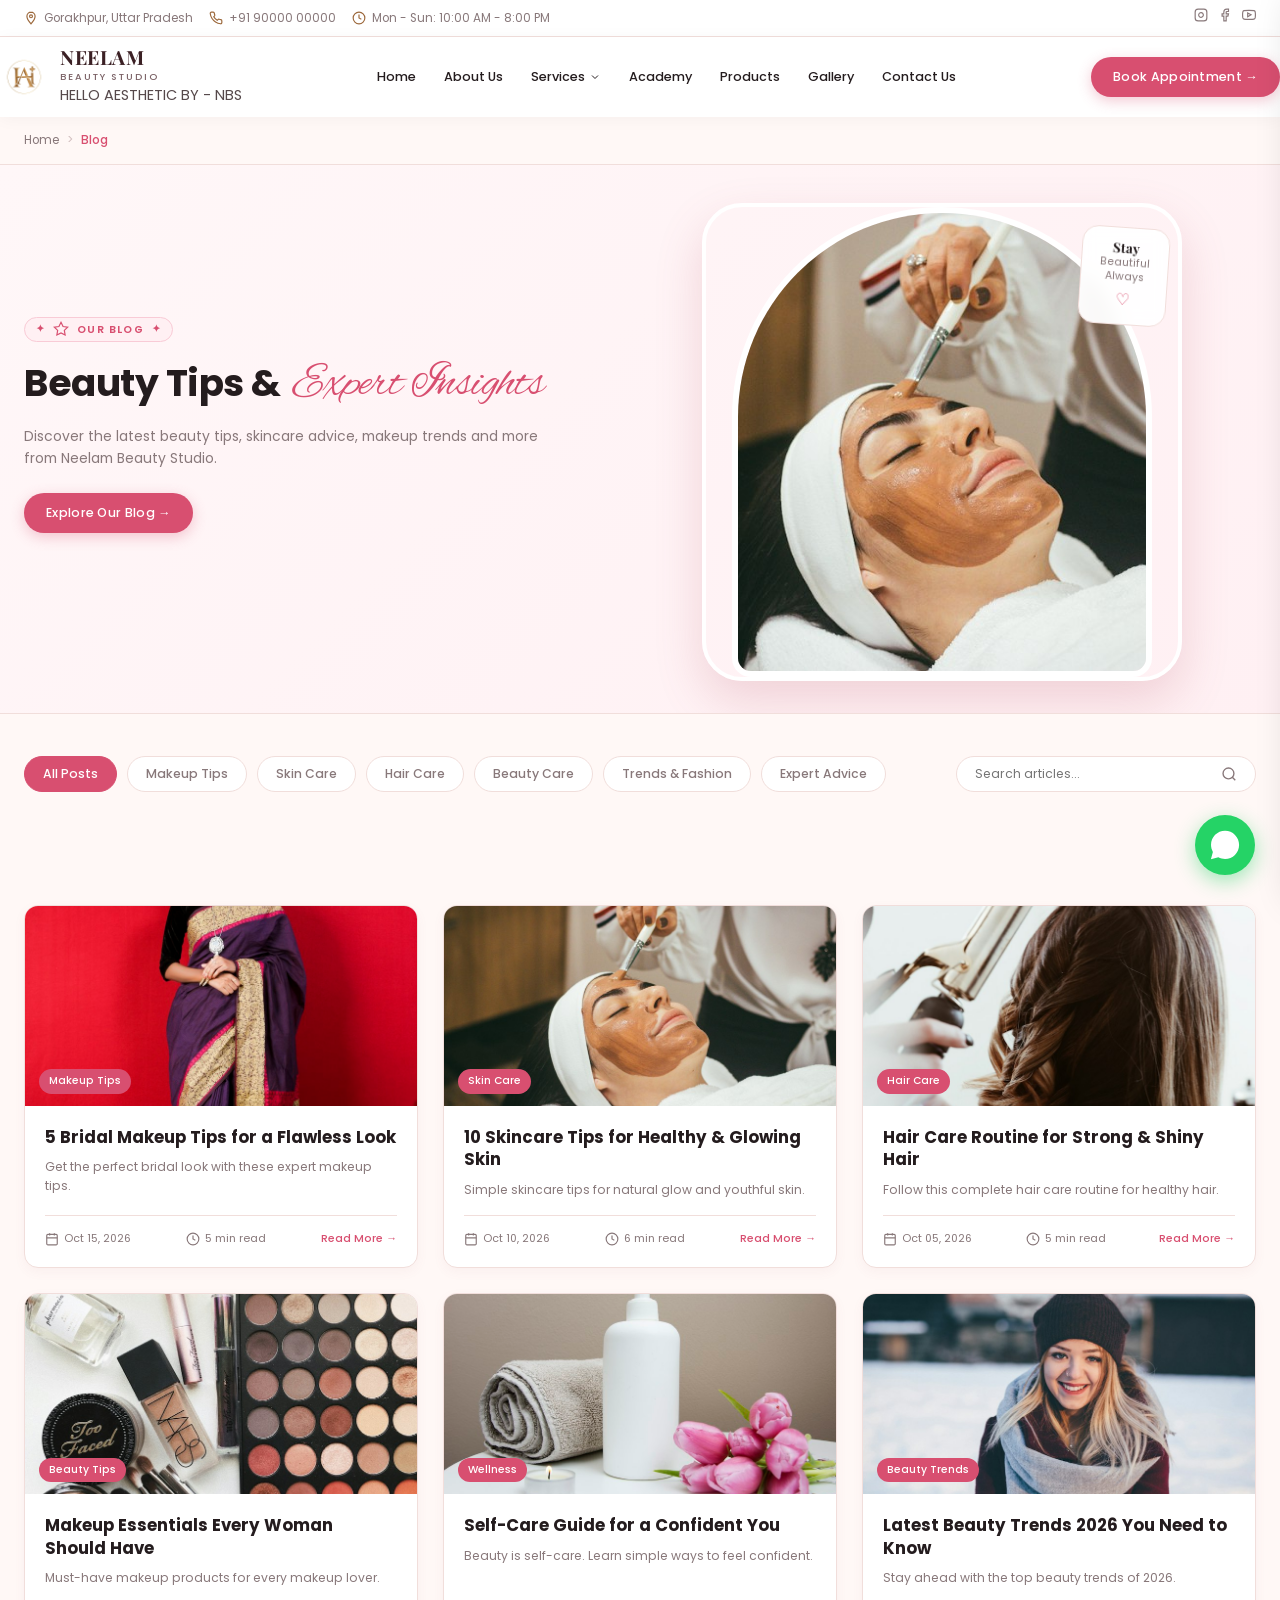
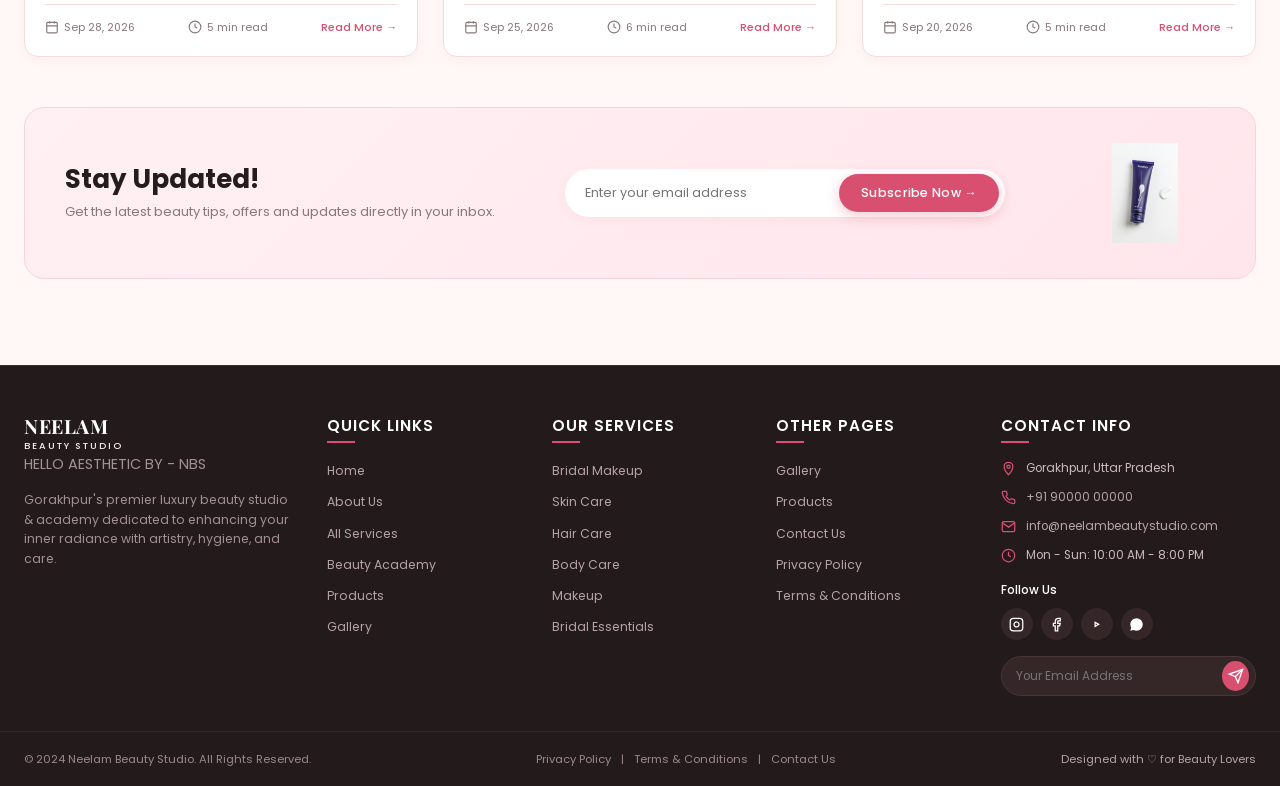
<file: blog.html>
<!DOCTYPE html>
<html lang="en">
<head>
  <meta charset="UTF-8">
  <meta name="viewport" content="width=device-width, initial-scale=1.0">
  <title>Beauty Blog & Insights | Neelam Beauty Studio - Gorakhpur</title>
  <meta name="description" content="Read expert beauty tips, skincare advice, bridal makeup trends and hair care guides from Neelam Beauty Studio in Gorakhpur.">
  <link rel="stylesheet" href="css/style.css">
  <link rel="preconnect" href="https://fonts.googleapis.com">
  <link rel="preconnect" href="https://fonts.gstatic.com" crossorigin>
  <link href="https://fonts.googleapis.com/css2?family=Alex+Brush&family=Playfair+Display:ital,wght@0,400;0,600;0,700;1,400;1,600&family=Poppins:wght@300;400;500;600;700&display=swap" rel="stylesheet">
</head>
<body>

  <!-- Top Announcement Bar -->
  <div class="top-bar">
    <div class="container top-bar-inner">
      <div class="top-bar-left">
        <div class="top-bar-item">
          <svg width="14" height="14" viewBox="0 0 24 24" fill="none" stroke="currentColor" stroke-width="2"><path d="M12 2C8.13 2 5 5.13 5 9c0 5.25 7 13 7 13s7-7.75 7-13c0-3.87-3.13-7-7-7z"/><circle cx="12" cy="9" r="2.5"/></svg>
          <span>Gorakhpur, Uttar Pradesh</span>
        </div>
        <div class="top-bar-item">
          <svg width="14" height="14" viewBox="0 0 24 24" fill="none" stroke="currentColor" stroke-width="2"><path d="M22 16.92v3a2 2 0 0 1-2.18 2 19.79 19.79 0 0 1-8.63-3.07 19.5 19.5 0 0 1-6-6 19.79 19.79 0 0 1-3.07-8.67A2 2 0 0 1 4.11 2h3a2 2 0 0 1 2 1.72 12.84 12.84 0 0 0 .7 2.81 2 2 0 0 1-.45 2.11L8.09 9.91a16 16 0 0 0 6 6l1.27-1.27a2 2 0 0 1 2.11-.45 12.84 12.84 0 0 0 2.81.7A2 2 0 0 1 22 16.92z"/></svg>
          <a href="tel:+919000000000">+91 90000 00000</a>
        </div>
        <div class="top-bar-item">
          <svg width="14" height="14" viewBox="0 0 24 24" fill="none" stroke="currentColor" stroke-width="2"><circle cx="12" cy="12" r="10"/><polyline points="12 6 12 12 16 14"/></svg>
          <span>Mon - Sun: 10:00 AM - 8:00 PM</span>
        </div>
      </div>
      <div class="top-bar-right">
        <div class="top-social-links">
          <a href="#" aria-label="Instagram"><svg width="14" height="14" viewBox="0 0 24 24" fill="none" stroke="currentColor" stroke-width="2"><rect x="2" y="2" width="20" height="20" rx="5" ry="5"/><path d="M16 11.37A4 4 0 1 1 12.63 8 4 4 0 0 1 16 11.37z"/><line x1="17.5" y1="6.5" x2="17.51" y2="6.5"/></svg></a>
          <a href="#" aria-label="Facebook"><svg width="14" height="14" viewBox="0 0 24 24" fill="none" stroke="currentColor" stroke-width="2"><path d="M18 2h-3a5 5 0 0 0-5 5v3H7v4h3v8h4v-8h3l1-4h-4V7a1 1 0 0 1 1-1h3z"/></svg></a>
          <a href="#" aria-label="YouTube"><svg width="14" height="14" viewBox="0 0 24 24" fill="none" stroke="currentColor" stroke-width="2"><path d="M22.54 6.42a2.78 2.78 0 0 0-1.94-2C18.88 4 12 4 12 4s-6.88 0-8.6.46a2.78 2.78 0 0 0-1.94 2A29 29 0 0 0 1 11.75a29 29 0 0 0 .46 5.33A2.78 2.78 0 0 0 3.4 19c1.72.46 8.6.46 8.6.46s6.88 0 8.6-.46a2.78 2.78 0 0 0 1.94-2 29 29 0 0 0 .46-5.25 29 29 0 0 0-.46-5.33z"/><polygon points="9.75 15.02 15.5 11.75 9.75 8.48 9.75 15.02"/></svg></a>
        </div>
        <a href="appointment.html" class="btn btn-secondary-solid btn-sm">Book Appointment &rarr;</a>
      </div>
    </div>
  </div>

  <!-- Main Luxury Header -->
  <header class="main-header">
    <div class="container header-inner">
      <a href="index.html" class="brand-logo">
        <img src="assets/images/logo.png" alt="Neelam Beauty Studio" class="brand-logo-img">
        <div class="brand-text">
          <span class="brand-title">NEELAM</span>
          <span class="brand-subtitle">BEAUTY STUDIO</span>
          <span class="brand-tagline">HELLO AESTHETIC BY - NBS</span>
        </div>
      </a>

      <nav class="main-nav">
        <ul class="nav-menu">
          <li class="nav-item"><a href="index.html" class="nav-link">Home</a></li>
          <li class="nav-item"><a href="about.html" class="nav-link">About Us</a></li>
          <li class="nav-item has-dropdown">
            <a href="services.html" class="nav-link">Services <svg width="12" height="12" viewBox="0 0 24 24" fill="none" stroke="currentColor" stroke-width="2"><polyline points="6 9 12 15 18 9"/></svg></a>
            <ul class="dropdown-menu">
              <li><a href="services.html">All Services Directory</a></li>
              <li><a href="bridal-makeup.html">Bridal Makeup & Video Shoot</a></li>
              <li><a href="skin-care.html">Skin Care & Hydra Laser</a></li>
              <li><a href="hair-body-care.html">Hair & Body Care Treatments</a></li>
              <li><a href="special-services.html">Special Beauty Services</a></li>
            </ul>
          </li>
          <li class="nav-item"><a href="beauty-academy.html" class="nav-link">Academy</a></li>
          <li class="nav-item"><a href="products.html" class="nav-link">Products</a></li>
          <li class="nav-item"><a href="gallery.html" class="nav-link">Gallery</a></li>
          <li class="nav-item"><a href="contact.html" class="nav-link">Contact Us</a></li>
        </ul>
      </nav>

      <div class="header-right-action">
        <a href="appointment.html" class="btn btn-primary">Book Appointment &rarr;</a>
        <button class="mobile-nav-toggle" aria-label="Toggle navigation">
          <span></span><span></span><span></span>
        </button>
      </div>
    </div>
  </header>

  <!-- Mobile Drawer Navigation -->
  <div class="mobile-nav-drawer">
    <div class="mobile-nav-header">
      <div class="brand-text">
        <span class="brand-title">NEELAM</span>
        <span class="brand-subtitle">BEAUTY STUDIO</span>
      </div>
      <button class="mobile-nav-close" aria-label="Close menu">&times;</button>
    </div>
    <ul class="mobile-nav-list">
      <li><a href="index.html">Home</a></li>
      <li><a href="about.html">About Us</a></li>
      <li><a href="services.html">All Services</a></li>
      <li><a href="bridal-makeup.html">Bridal Makeup</a></li>
      <li><a href="skin-care.html">Skin Care</a></li>
      <li><a href="hair-body-care.html">Hair & Body Care</a></li>
      <li><a href="special-services.html">Special Beauty Services</a></li>
      <li><a href="beauty-academy.html">Beauty Academy</a></li>
      <li><a href="products.html">Products</a></li>
      <li><a href="gallery.html">Gallery</a></li>
      <li><a href="contact.html">Contact Us</a></li>
      <li><a href="blog.html" class="active">Blog</a></li>
      <li style="margin-top: 20px;"><a href="appointment.html" class="btn btn-primary" style="text-align: center; color: #fff;">Book Appointment</a></li>
    </ul>
  </div>

  <!-- Breadcrumbs -->
  <div class="breadcrumb-bar">
    <div class="container">
      <ul class="breadcrumb-list">
        <li><a href="index.html">Home</a></li>
        <li>Blog</li>
      </ul>
    </div>
  </div>

  <!-- Hero Section -->
  <section class="page-hero">
    <div class="container hero-inner">
      <div class="hero-content">
        <div class="section-tag">
          <svg width="16" height="16" viewBox="0 0 24 24" fill="none" stroke="currentColor" stroke-width="1.8"><polygon points="12 2 15.09 8.26 22 9.27 17 14.14 18.18 21.02 12 17.77 5.82 21.02 7 14.14 2 9.27 8.91 8.26 12 2"/></svg>
          OUR BLOG
        </div>
        <h1>Beauty Tips & <span class="script-accent">Expert Insights</span></h1>
        <p>Discover the latest beauty tips, skincare advice, makeup trends and more from Neelam Beauty Studio.</p>
        <div class="hero-actions">
          <a href="#articles" class="btn btn-primary">Explore Our Blog &rarr;</a>
        </div>
      </div>
      <div class="hero-image-wrapper">
        <div class="hero-img-box">
          <img src="assets/images/srv-skincare.png" alt="Beauty Tips and Insights">
        </div>
        <div class="floating-script-badge top-right">
          <span class="badge-title">Stay</span>
          <span class="badge-sub">Beautiful</span>
          <span class="badge-sub">Always</span>
          <span class="heart-icon">&#9825;</span>
        </div>
      </div>
    </div>
  </section>

  <!-- Filter & Search Section -->
  <section class="section-padding bg-light" id="articles" style="padding-bottom: 20px;">
    <div class="container">
      <div class="blog-search-container">
        <!-- Categories Filter Pills -->
        <div class="gallery-filter-nav" style="margin-bottom: 0;">
          <button class="gallery-filter-btn active" data-filter="all">All Posts</button>
          <button class="gallery-filter-btn" data-filter="makeup">Makeup Tips</button>
          <button class="gallery-filter-btn" data-filter="skin">Skin Care</button>
          <button class="gallery-filter-btn" data-filter="hair">Hair Care</button>
          <button class="gallery-filter-btn" data-filter="beauty">Beauty Care</button>
          <button class="gallery-filter-btn" data-filter="trends">Trends &amp; Fashion</button>
          <button class="gallery-filter-btn" data-filter="expert">Expert Advice</button>
        </div>

        <!-- Search Input -->
        <div class="blog-search-bar">
          <input type="text" id="blogSearchInput" placeholder="Search articles...">
          <svg width="18" height="18" viewBox="0 0 24 24" fill="none" stroke="currentColor" stroke-width="2"><circle cx="11" cy="11" r="8"/><line x1="21" y1="21" x2="16.65" y2="16.65"/></svg>
        </div>
      </div>
    </div>
  </section>

  <!-- 6 Blog Cards Grid -->
  <section class="section-padding bg-light" style="padding-top: 10px;">
    <div class="container">
      <div class="blog-grid-3">
        <!-- Card 1 -->
        <article class="blog-card" data-category="makeup">
          <div class="blog-card-img">
            <img src="assets/images/blog-card-1.png" alt="5 Bridal Makeup Tips">
            <span class="blog-badge-tag">Makeup Tips</span>
          </div>
          <div class="blog-card-body">
            <h3>5 Bridal Makeup Tips for a Flawless Look</h3>
            <p>Get the perfect bridal look with these expert makeup tips.</p>
            <div class="blog-meta-footer">
              <div class="meta-item">
                <svg width="14" height="14" viewBox="0 0 24 24" fill="none" stroke="currentColor" stroke-width="2"><rect x="3" y="4" width="18" height="18" rx="2" ry="2"/><line x1="16" y1="2" x2="16" y2="6"/><line x1="8" y1="2" x2="8" y2="6"/><line x1="3" y1="10" x2="21" y2="10"/></svg>
                <span>Oct 15, 2026</span>
              </div>
              <div class="meta-item">
                <svg width="14" height="14" viewBox="0 0 24 24" fill="none" stroke="currentColor" stroke-width="2"><circle cx="12" cy="12" r="10"/><polyline points="12 6 12 12 16 14"/></svg>
                <span>5 min read</span>
              </div>
              <a href="#" class="read-more-link">Read More &rarr;</a>
            </div>
          </div>
        </article>

        <!-- Card 2 -->
        <article class="blog-card" data-category="skin">
          <div class="blog-card-img">
            <img src="assets/images/blog-card-2.png" alt="10 Skincare Tips for Glowing Skin">
            <span class="blog-badge-tag">Skin Care</span>
          </div>
          <div class="blog-card-body">
            <h3>10 Skincare Tips for Healthy &amp; Glowing Skin</h3>
            <p>Simple skincare tips for natural glow and youthful skin.</p>
            <div class="blog-meta-footer">
              <div class="meta-item">
                <svg width="14" height="14" viewBox="0 0 24 24" fill="none" stroke="currentColor" stroke-width="2"><rect x="3" y="4" width="18" height="18" rx="2" ry="2"/><line x1="16" y1="2" x2="16" y2="6"/><line x1="8" y1="2" x2="8" y2="6"/><line x1="3" y1="10" x2="21" y2="10"/></svg>
                <span>Oct 10, 2026</span>
              </div>
              <div class="meta-item">
                <svg width="14" height="14" viewBox="0 0 24 24" fill="none" stroke="currentColor" stroke-width="2"><circle cx="12" cy="12" r="10"/><polyline points="12 6 12 12 16 14"/></svg>
                <span>6 min read</span>
              </div>
              <a href="#" class="read-more-link">Read More &rarr;</a>
            </div>
          </div>
        </article>

        <!-- Card 3 -->
        <article class="blog-card" data-category="hair">
          <div class="blog-card-img">
            <img src="assets/images/blog-card-3.png" alt="Hair Care Routine for Strong Hair">
            <span class="blog-badge-tag">Hair Care</span>
          </div>
          <div class="blog-card-body">
            <h3>Hair Care Routine for Strong &amp; Shiny Hair</h3>
            <p>Follow this complete hair care routine for healthy hair.</p>
            <div class="blog-meta-footer">
              <div class="meta-item">
                <svg width="14" height="14" viewBox="0 0 24 24" fill="none" stroke="currentColor" stroke-width="2"><rect x="3" y="4" width="18" height="18" rx="2" ry="2"/><line x1="16" y1="2" x2="16" y2="6"/><line x1="8" y1="2" x2="8" y2="6"/><line x1="3" y1="10" x2="21" y2="10"/></svg>
                <span>Oct 05, 2026</span>
              </div>
              <div class="meta-item">
                <svg width="14" height="14" viewBox="0 0 24 24" fill="none" stroke="currentColor" stroke-width="2"><circle cx="12" cy="12" r="10"/><polyline points="12 6 12 12 16 14"/></svg>
                <span>5 min read</span>
              </div>
              <a href="#" class="read-more-link">Read More &rarr;</a>
            </div>
          </div>
        </article>

        <!-- Card 4 -->
        <article class="blog-card" data-category="beauty">
          <div class="blog-card-img">
            <img src="assets/images/blog-card-4.png" alt="Makeup Essentials">
            <span class="blog-badge-tag">Beauty Tips</span>
          </div>
          <div class="blog-card-body">
            <h3>Makeup Essentials Every Woman Should Have</h3>
            <p>Must-have makeup products for every makeup lover.</p>
            <div class="blog-meta-footer">
              <div class="meta-item">
                <svg width="14" height="14" viewBox="0 0 24 24" fill="none" stroke="currentColor" stroke-width="2"><rect x="3" y="4" width="18" height="18" rx="2" ry="2"/><line x1="16" y1="2" x2="16" y2="6"/><line x1="8" y1="2" x2="8" y2="6"/><line x1="3" y1="10" x2="21" y2="10"/></svg>
                <span>Sep 28, 2026</span>
              </div>
              <div class="meta-item">
                <svg width="14" height="14" viewBox="0 0 24 24" fill="none" stroke="currentColor" stroke-width="2"><circle cx="12" cy="12" r="10"/><polyline points="12 6 12 12 16 14"/></svg>
                <span>5 min read</span>
              </div>
              <a href="#" class="read-more-link">Read More &rarr;</a>
            </div>
          </div>
        </article>

        <!-- Card 5 -->
        <article class="blog-card" data-category="expert">
          <div class="blog-card-img">
            <img src="assets/images/blog-card-5.png" alt="Self-Care Guide">
            <span class="blog-badge-tag">Wellness</span>
          </div>
          <div class="blog-card-body">
            <h3>Self-Care Guide for a Confident You</h3>
            <p>Beauty is self-care. Learn simple ways to feel confident.</p>
            <div class="blog-meta-footer">
              <div class="meta-item">
                <svg width="14" height="14" viewBox="0 0 24 24" fill="none" stroke="currentColor" stroke-width="2"><rect x="3" y="4" width="18" height="18" rx="2" ry="2"/><line x1="16" y1="2" x2="16" y2="6"/><line x1="8" y1="2" x2="8" y2="6"/><line x1="3" y1="10" x2="21" y2="10"/></svg>
                <span>Sep 25, 2026</span>
              </div>
              <div class="meta-item">
                <svg width="14" height="14" viewBox="0 0 24 24" fill="none" stroke="currentColor" stroke-width="2"><circle cx="12" cy="12" r="10"/><polyline points="12 6 12 12 16 14"/></svg>
                <span>6 min read</span>
              </div>
              <a href="#" class="read-more-link">Read More &rarr;</a>
            </div>
          </div>
        </article>

        <!-- Card 6 -->
        <article class="blog-card" data-category="trends">
          <div class="blog-card-img">
            <img src="assets/images/blog-card-6.png" alt="Latest Beauty Trends 2026">
            <span class="blog-badge-tag">Beauty Trends</span>
          </div>
          <div class="blog-card-body">
            <h3>Latest Beauty Trends 2026 You Need to Know</h3>
            <p>Stay ahead with the top beauty trends of 2026.</p>
            <div class="blog-meta-footer">
              <div class="meta-item">
                <svg width="14" height="14" viewBox="0 0 24 24" fill="none" stroke="currentColor" stroke-width="2"><rect x="3" y="4" width="18" height="18" rx="2" ry="2"/><line x1="16" y1="2" x2="16" y2="6"/><line x1="8" y1="2" x2="8" y2="6"/><line x1="3" y1="10" x2="21" y2="10"/></svg>
                <span>Sep 20, 2026</span>
              </div>
              <div class="meta-item">
                <svg width="14" height="14" viewBox="0 0 24 24" fill="none" stroke="currentColor" stroke-width="2"><circle cx="12" cy="12" r="10"/><polyline points="12 6 12 12 16 14"/></svg>
                <span>5 min read</span>
              </div>
              <a href="#" class="read-more-link">Read More &rarr;</a>
            </div>
          </div>
        </article>
      </div>

      <!-- Stay Updated Newsletter Strip -->
      <div class="stay-updated-banner">
        <div class="stay-updated-content">
          <h2>Stay Updated!</h2>
          <p>Get the latest beauty tips, offers and updates directly in your inbox.</p>
        </div>
        <form class="stay-updated-form" onsubmit="event.preventDefault(); alert('Thank you for subscribing to Neelam Beauty Studio insights!');">
          <input type="email" placeholder="Enter your email address" required>
          <button type="submit" class="btn btn-primary" style="border-radius: var(--radius-full); padding: 10px 22px;">Subscribe Now &rarr;</button>
        </form>
        <div style="width: 140px; height: 100px; display: flex; align-items: center; justify-content: center;">
          <img src="assets/images/blog-newsletter-products.png" alt="Cosmetic Jars" style="max-height: 100%; object-fit: contain;">
        </div>
      </div>

    </div>
  </section>

  <!-- Footer -->
  <footer class="main-footer">
    <div class="container footer-main-grid">
      <div class="footer-col brand-col">
        <div class="brand-text light">
          <span class="brand-title">NEELAM</span>
          <span class="brand-subtitle">BEAUTY STUDIO</span>
          <span class="brand-tagline">HELLO AESTHETIC BY - NBS</span>
        </div>
        <p class="footer-desc">Gorakhpur's premier luxury beauty studio & academy dedicated to enhancing your inner radiance with artistry, hygiene, and care.</p>
      </div>

      <div class="footer-col">
        <h4>Quick Links</h4>
        <ul class="footer-links">
          <li><a href="index.html">Home</a></li>
          <li><a href="about.html">About Us</a></li>
          <li><a href="services.html">All Services</a></li>
          <li><a href="beauty-academy.html">Beauty Academy</a></li>
          <li><a href="products.html">Products</a></li>
          <li><a href="gallery.html">Gallery</a></li>
        </ul>
      </div>

      <div class="footer-col">
        <h4>Our Services</h4>
        <ul class="footer-links">
          <li><a href="bridal-makeup.html">Bridal Makeup</a></li>
          <li><a href="skin-care.html">Skin Care</a></li>
          <li><a href="hair-body-care.html">Hair Care</a></li>
          <li><a href="hair-body-care.html">Body Care</a></li>
          <li><a href="services.html">Makeup</a></li>
          <li><a href="bridal-makeup.html">Bridal Essentials</a></li>
        </ul>
      </div>

      <div class="footer-col">
        <h4>Other Pages</h4>
        <ul class="footer-links">
          <li><a href="gallery.html">Gallery</a></li>
          <li><a href="products.html">Products</a></li>
          <li><a href="contact.html">Contact Us</a></li>
          <li><a href="contact.html">Privacy Policy</a></li>
          <li><a href="contact.html">Terms & Conditions</a></li>
        </ul>
      </div>

      <div class="footer-col contact-col">
        <h4>Contact Info</h4>
        <ul class="footer-contact-list">
          <li><svg width="15" height="15" viewBox="0 0 24 24" fill="none" stroke="currentColor" stroke-width="2"><path d="M12 2C8.13 2 5 5.13 5 9c0 5.25 7 13 7 13s7-7.75 7-13c0-3.87-3.13-7-7-7z"/><circle cx="12" cy="9" r="2.5"/></svg><span>Gorakhpur, Uttar Pradesh</span></li>
          <li><svg width="15" height="15" viewBox="0 0 24 24" fill="none" stroke="currentColor" stroke-width="2"><path d="M22 16.92v3a2 2 0 0 1-2.18 2 19.79 19.79 0 0 1-8.63-3.07 19.5 19.5 0 0 1-6-6 19.79 19.79 0 0 1-3.07-8.67A2 2 0 0 1 4.11 2h3a2 2 0 0 1 2 1.72 12.84 12.84 0 0 0 .7 2.81 2 2 0 0 1-.45 2.11L8.09 9.91a16 16 0 0 0 6 6l1.27-1.27a2 2 0 0 1 2.11-.45 12.84 12.84 0 0 0 2.81.7A2 2 0 0 1 22 16.92z"/></svg><a href="tel:+919000000000">+91 90000 00000</a></li>
          <li><svg width="15" height="15" viewBox="0 0 24 24" fill="none" stroke="currentColor" stroke-width="2"><path d="M4 4h16c1.1 0 2 .9 2 2v12c0 1.1-.9 2-2 2H4c-1.1 0-2-.9-2-2V6c0-1.1.9-2 2-2z"/><polyline points="22,6 12,13 2,6"/></svg><a href="mailto:info@neelambeautystudio.com">info@neelambeautystudio.com</a></li>
          <li><svg width="15" height="15" viewBox="0 0 24 24" fill="none" stroke="currentColor" stroke-width="2"><circle cx="12" cy="12" r="10"/><polyline points="12 6 12 12 16 14"/></svg><span>Mon - Sun: 10:00 AM - 8:00 PM</span></li>
        </ul>

        <div class="footer-social-wrap">
          <p class="follow-label">Follow Us</p>
          <div class="footer-social-icons">
            <a href="#" class="social-circle ig"><svg width="15" height="15" viewBox="0 0 24 24" fill="none" stroke="currentColor" stroke-width="2"><rect x="2" y="2" width="20" height="20" rx="5" ry="5"/><path d="M16 11.37A4 4 0 1 1 12.63 8 4 4 0 0 1 16 11.37z"/></svg></a>
            <a href="#" class="social-circle fb"><svg width="15" height="15" viewBox="0 0 24 24" fill="none" stroke="currentColor" stroke-width="2"><path d="M18 2h-3a5 5 0 0 0-5 5v3H7v4h3v8h4v-8h3l1-4h-4V7a1 1 0 0 1 1-1h3z"/></svg></a>
            <a href="#" class="social-circle yt"><svg width="15" height="15" viewBox="0 0 24 24" fill="none" stroke="currentColor" stroke-width="2"><polygon points="9.75 15.02 15.5 11.75 9.75 8.48 9.75 15.02"/></svg></a>
            <a href="https://wa.me/919000000000" target="_blank" class="social-circle wa"><svg width="15" height="15" viewBox="0 0 24 24" fill="currentColor"><path d="M12.04 2c-5.46 0-9.91 4.45-9.91 9.91 0 1.75.46 3.45 1.32 4.95L2.05 22l5.25-1.38c1.45.79 3.08 1.21 4.74 1.21 5.46 0 9.91-4.45 9.91-9.91 0-2.65-1.03-5.14-2.9-7.01A9.816 9.816 0 0 0 12.04 2z"/></svg></a>
          </div>
        </div>

        <form class="footer-newsletter">
          <input type="email" placeholder="Your Email Address" required>
          <button type="submit" aria-label="Subscribe"><svg width="16" height="16" viewBox="0 0 24 24" fill="none" stroke="currentColor" stroke-width="2"><line x1="22" y1="2" x2="11" y2="13"/><polygon points="22 2 15 22 11 13 2 9 22 2"/></svg></button>
        </form>
      </div>
    </div>

    <div class="footer-bottom-bar">
      <div class="container footer-bottom-inner">
        <p>&copy; 2024 Neelam Beauty Studio. All Rights Reserved.</p>
        <div class="footer-bottom-links">
          <a href="#">Privacy Policy</a>
          <span>|</span>
          <a href="#">Terms & Conditions</a>
          <span>|</span>
          <a href="contact.html">Contact Us</a>
        </div>
        <p class="designed-by">Designed with &#9825; for Beauty Lovers</p>
      </div>
    </div>
  </footer>

  <!-- Floating WhatsApp CTA -->
  <a href="https://wa.me/919000000000?text=Hello%20Neelam%20Beauty%20Studio%2C%20I%20would%20like%20to%20read%20more%20beauty%20tips" target="_blank" class="floating-whatsapp" aria-label="Chat on WhatsApp">
    <svg width="34" height="34" viewBox="0 0 24 24" fill="#ffffff"><path d="M12.04 2c-5.46 0-9.91 4.45-9.91 9.91 0 1.75.46 3.45 1.32 4.95L2.05 22l5.25-1.38c1.45.79 3.08 1.21 4.74 1.21 5.46 0 9.91-4.45 9.91-9.91 0-2.65-1.03-5.14-2.9-7.01A9.816 9.816 0 0 0 12.04 2z"/></svg>
  </a>

  <script src="js/main.js"></script>
</body>
</html>
</file>
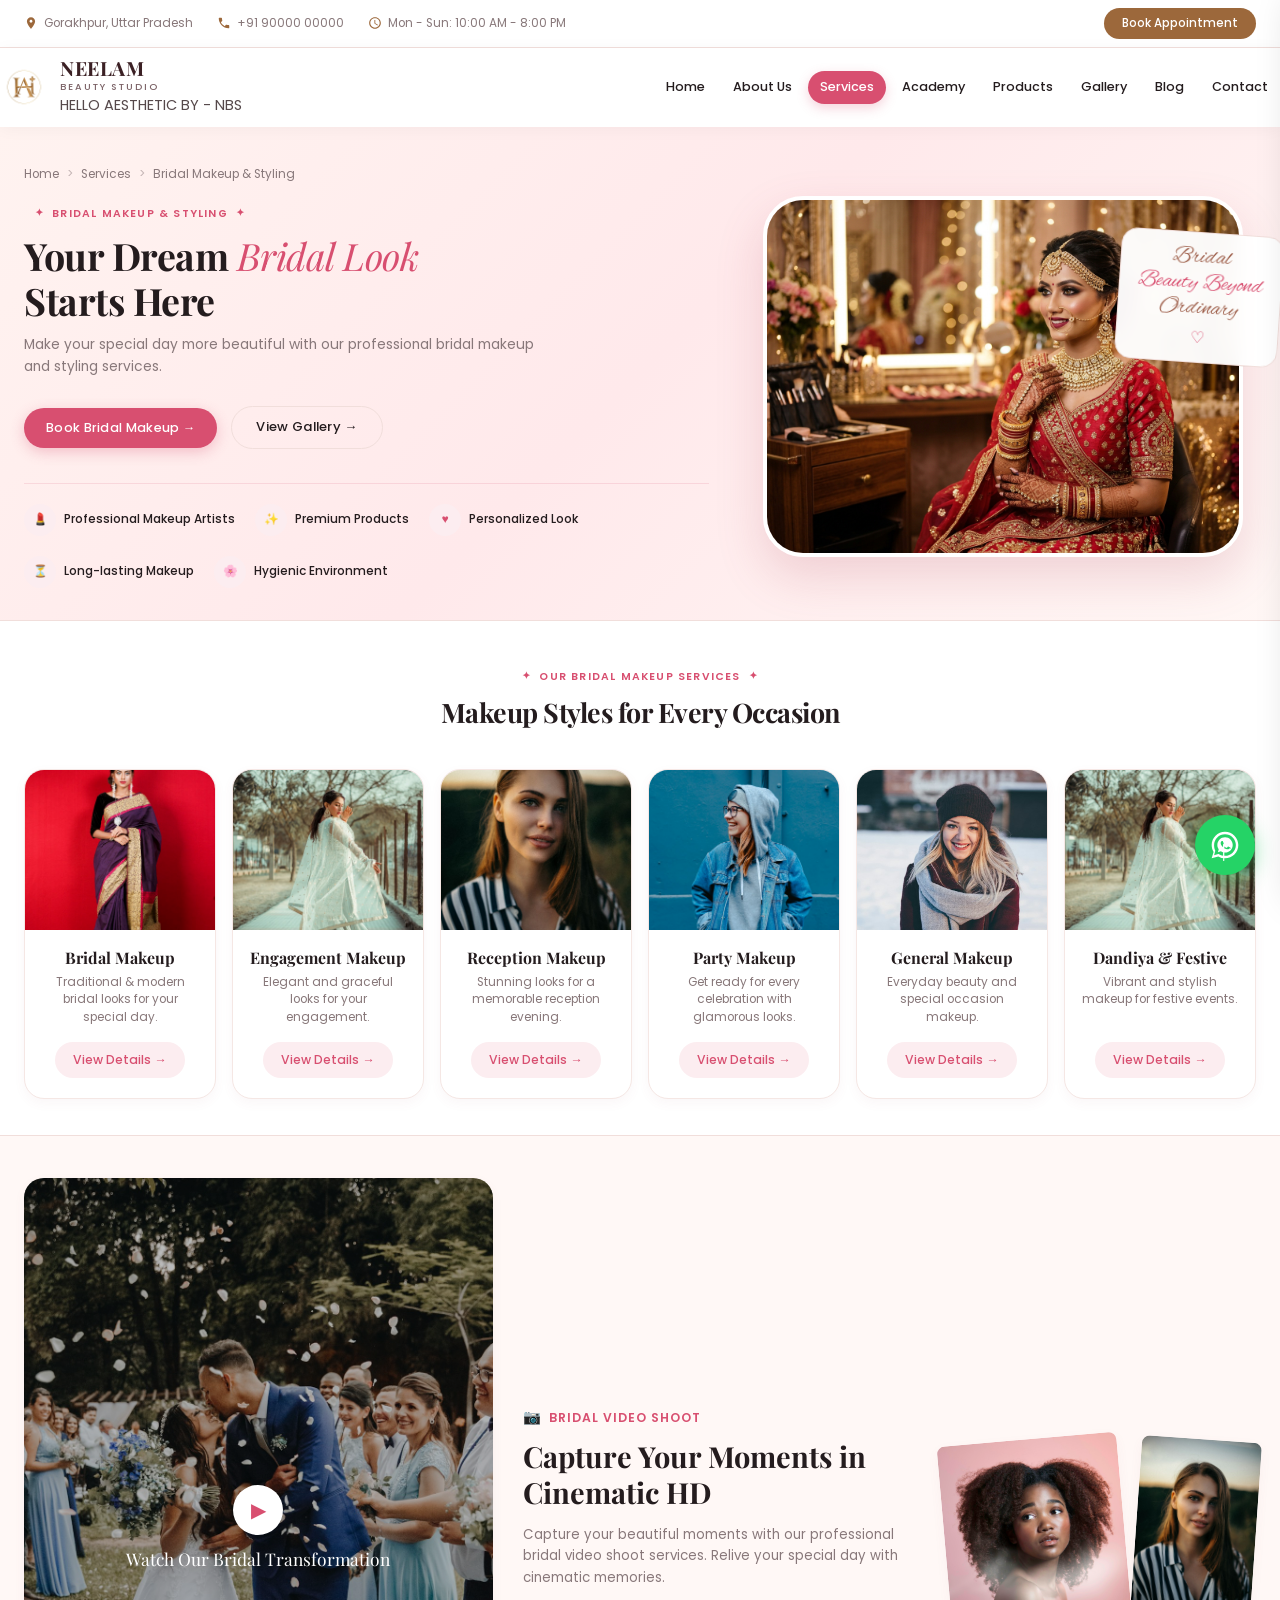
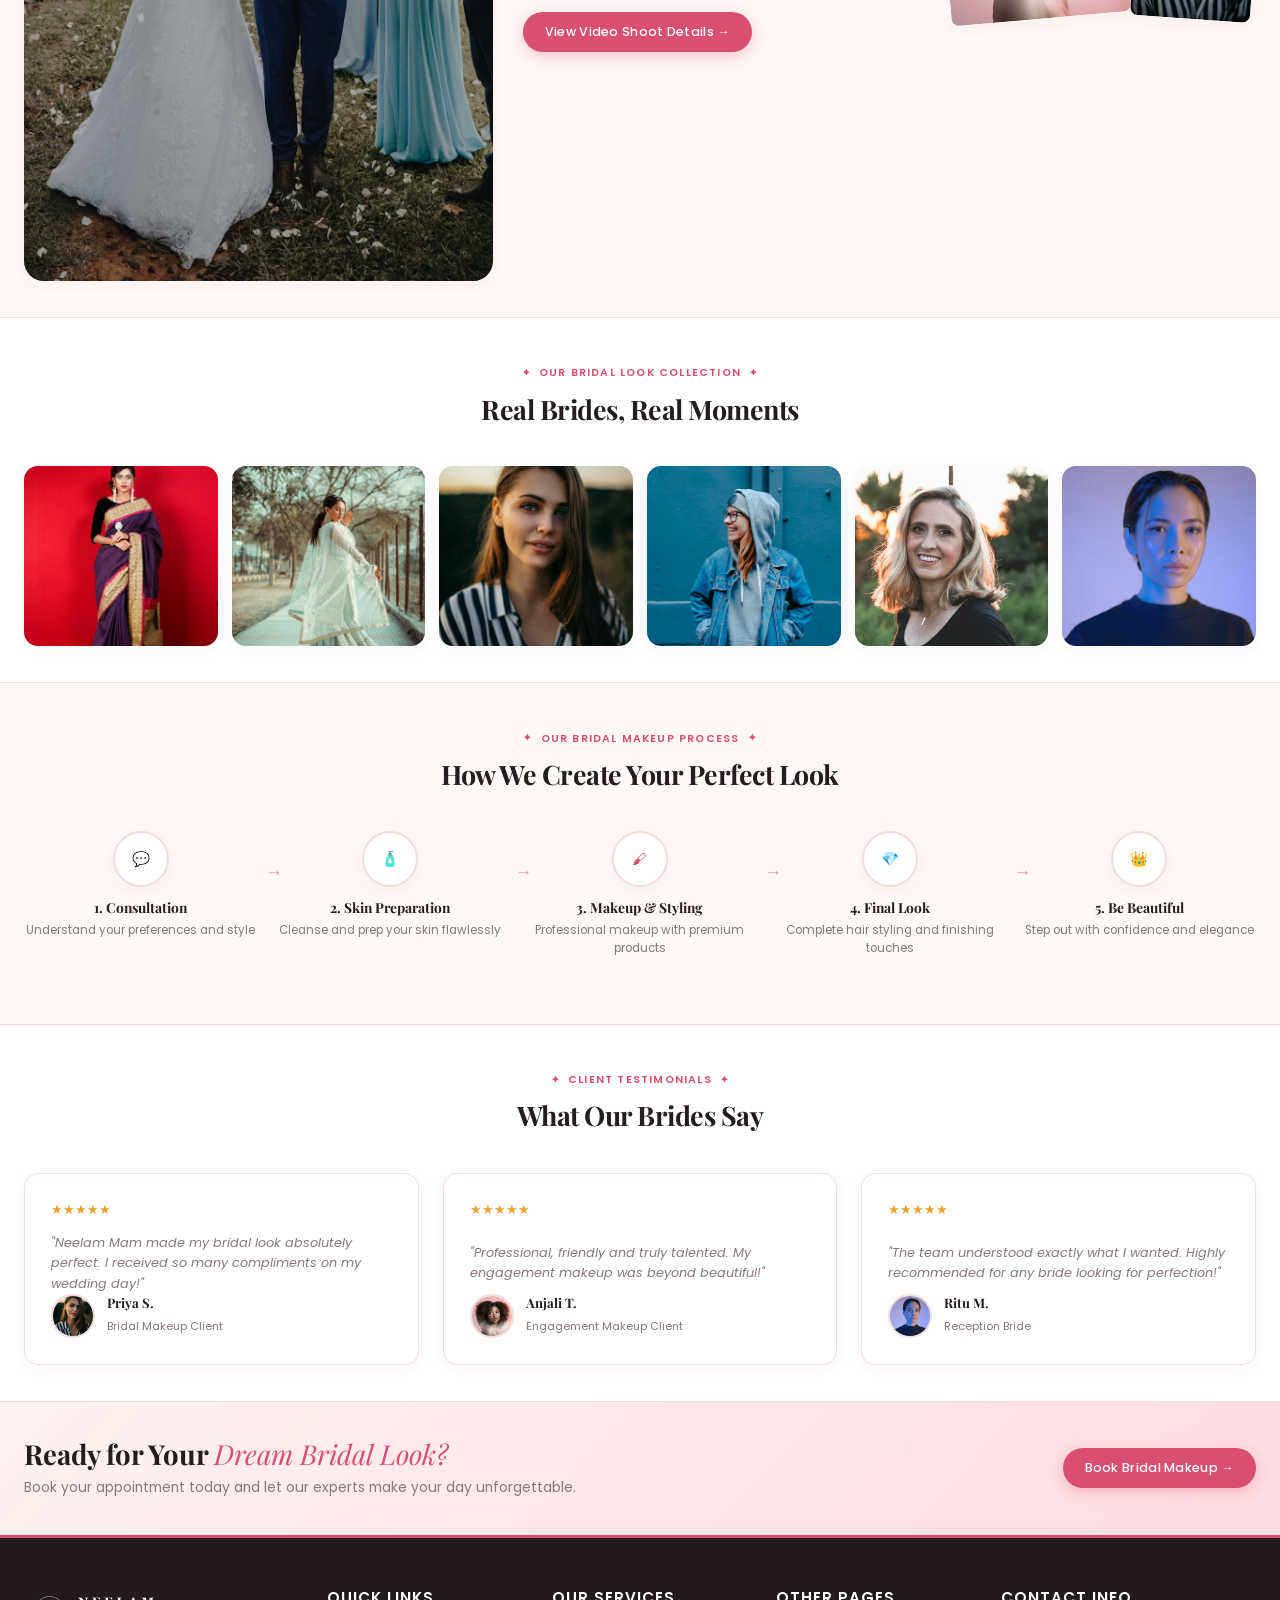
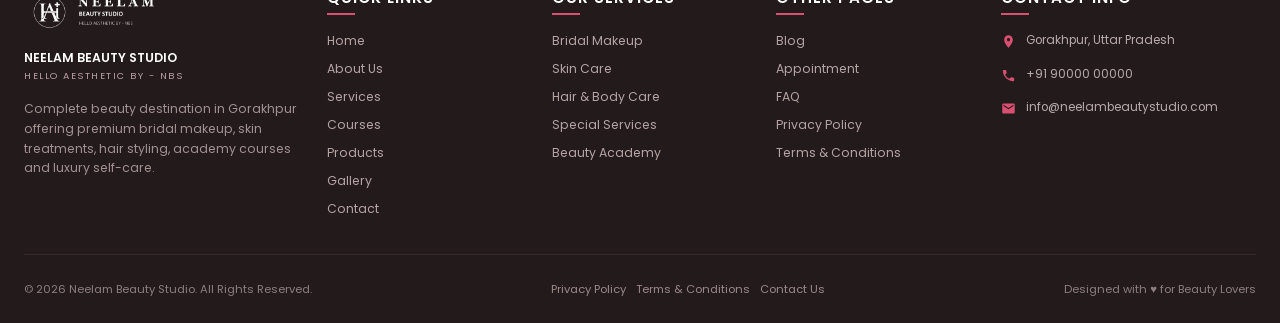
<file: bridal-makeup.html>
<!DOCTYPE html>
<html lang="en">
<head>
  <meta charset="UTF-8">
  <meta name="viewport" content="width=device-width, initial-scale=1.0">
  <title>Bridal Makeup & Styling | Neelam Beauty Studio</title>
  <link rel="stylesheet" href="css/style.css">
  <link rel="preconnect" href="https://fonts.googleapis.com">
  <link rel="preconnect" href="https://fonts.gstatic.com" crossorigin>
</head>
<body>

  <!-- Top Utility Bar -->
  <div class="top-bar">
    <div class="container top-bar-inner">
      <div class="top-bar-info">
        <div class="top-bar-item"><svg width="14" height="14" fill="currentColor" viewBox="0 0 24 24"><path d="M12 2C8.13 2 5 5.13 5 9c0 5.25 7 13 7 13s7-7.75 7-13c0-3.87-3.13-7-7-7zm0 9.5c-1.38 0-2.5-1.12-2.5-2.5s1.12-2.5 2.5-2.5 2.5 1.12 2.5 2.5-1.12 2.5-2.5 2.5z"/></svg><span>Gorakhpur, Uttar Pradesh</span></div>
        <div class="top-bar-item"><svg width="14" height="14" fill="currentColor" viewBox="0 0 24 24"><path d="M6.62 10.79c1.44 2.83 3.76 5.14 6.59 6.59l2.2-2.2c.27-.27.67-.36 1.02-.24 1.12.37 2.33.57 3.57.57.55 0 1 .45 1 1V20c0 .55-.45 1-1 1-9.39 0-17-7.61-17-17 0-.55.45-1 1-1h3.5c.55 0 1 .45 1 1 0 1.25.2 2.45.57 3.57.11.35.03.74-.25 1.02l-2.2 2.2z"/></svg><span>+91 90000 00000</span></div>
        <div class="top-bar-item"><svg width="14" height="14" fill="currentColor" viewBox="0 0 24 24"><path d="M11.99 2C6.47 2 2 6.48 2 12s4.47 10 9.99 10C17.52 22 22 17.52 22 12S17.52 2 11.99 2zM12 20c-4.42 0-8-3.58-8-8s3.58-8 8-8 8 3.58 8 8-3.58 8-8 8zm.5-13H11v6l5.25 3.15.75-1.23-4.5-2.67z"/></svg><span>Mon - Sun: 10:00 AM - 8:00 PM</span></div>
      </div>
      <div class="top-bar-actions">
        <a href="appointment.html" class="btn-top-book">Book Appointment</a>
      </div>
    </div>
  </div>

  <!-- Header -->
  <header class="site-header">
    <div class="container header-inner">
      <a href="index.html" class="brand-logo">
        <img src="assets/images/logo.png" alt="Neelam Beauty Studio" class="brand-logo-img">
        <div class="brand-text">
          <span class="brand-title">NEELAM</span>
          <span class="brand-subtitle">BEAUTY STUDIO</span>
          <span class="brand-tagline">HELLO AESTHETIC BY - NBS</span>
        </div>
      </a>

      <nav class="main-nav">
        <ul class="nav-list">
          <li class="nav-item"><a href="index.html" class="nav-link">Home</a></li>
          <li class="nav-item"><a href="about.html" class="nav-link">About Us</a></li>
          <li class="nav-item has-dropdown">
            <a href="services.html" class="nav-link active">Services</a>
            <ul class="nav-dropdown">
              <li><a href="services.html" class="dropdown-link">All Services</a></li>
              <li><a href="bridal-makeup.html" class="dropdown-link">Bridal Makeup</a></li>
              <li><a href="skin-care.html" class="dropdown-link">Skin Care & Treatments</a></li>
              <li><a href="hair-body-care.html" class="dropdown-link">Hair & Body Care</a></li>
              <li><a href="special-services.html" class="dropdown-link">Special Services</a></li>
            </ul>
          </li>
          <li class="nav-item"><a href="beauty-academy.html" class="nav-link">Academy</a></li>
          <li class="nav-item"><a href="products.html" class="nav-link">Products</a></li>
          <li class="nav-item"><a href="gallery.html" class="nav-link">Gallery</a></li>
          <li class="nav-item"><a href="blog.html" class="nav-link">Blog</a></li>
          <li class="nav-item"><a href="contact.html" class="nav-link">Contact</a></li>
        </ul>
      </nav>

      <button class="mobile-nav-toggle" aria-label="Toggle navigation">
        <span></span><span></span><span></span>
      </button>
    </div>
  </header>

  <!-- Mobile Navigation Drawer -->
  <div class="mobile-nav-drawer">
    <div class="mobile-nav-header">
      <div class="brand-text">
        <span class="brand-title">NEELAM</span>
        <span class="brand-subtitle">BEAUTY STUDIO</span>
      </div>
      <button class="mobile-nav-close" aria-label="Close menu">&times;</button>
    </div>
    <ul class="mobile-nav-list">
      <li><a href="index.html">Home</a></li>
      <li><a href="about.html">About Us</a></li>
      <li><a href="services.html">All Services</a></li>
      <li><a href="bridal-makeup.html">Bridal Makeup</a></li>
      <li><a href="skin-care.html">Skin Care</a></li>
      <li><a href="hair-body-care.html">Hair & Body Care</a></li>
      <li><a href="special-services.html">Special Beauty Services</a></li>
      <li><a href="beauty-academy.html">Beauty Academy</a></li>
      <li><a href="products.html">Products</a></li>
      <li><a href="gallery.html">Gallery</a></li>
      <li><a href="contact.html">Contact Us</a></li>
      <li><a href="blog.html">Blog</a></li>
      <li style="margin-top: 20px;"><a href="appointment.html" class="btn btn-primary" style="text-align: center; color: #fff;">Book Appointment</a></li>
    </ul>
  </div>


  <!-- Hero Section -->
  <section class="hero-section">
    <div class="container hero-inner">
      <div class="hero-content">
        <div class="breadcrumb">
          <a href="index.html">Home</a>
          <span class="breadcrumb-sep">&gt;</span>
          <a href="services.html">Services</a>
          <span class="breadcrumb-sep">&gt;</span>
          <span>Bridal Makeup & Styling</span>
        </div>
        <span class="section-tag">BRIDAL MAKEUP & STYLING</span>
        <h1>Your Dream <span class="serif-italic">Bridal Look</span><br>Starts Here</h1>
        <p class="hero-desc">
          Make your special day more beautiful with our professional bridal makeup and styling services.
        </p>
        <div class="hero-actions">
          <a href="appointment.html?service=Bridal+Makeup" class="btn btn-primary">Book Bridal Makeup →</a>
          <a href="gallery.html" class="btn btn-outline">View Gallery →</a>
        </div>

        <div class="hero-features-bar">
          <div class="hero-feature-item"><div class="hero-feature-icon">💄</div><span>Professional Makeup Artists</span></div>
          <div class="hero-feature-item"><div class="hero-feature-icon">✨</div><span>Premium Products</span></div>
          <div class="hero-feature-item"><div class="hero-feature-icon">♥</div><span>Personalized Look</span></div>
          <div class="hero-feature-item"><div class="hero-feature-icon">⏳</div><span>Long-lasting Makeup</span></div>
          <div class="hero-feature-item"><div class="hero-feature-icon">🌸</div><span>Hygienic Environment</span></div>
        </div>
      </div>

      <div class="hero-media">
        <div class="hero-image-wrapper">
          <img src="assets/images/bridal-hero.png" alt="Bridal Makeup Neelam Beauty Studio">
        </div>
        <div class="floating-script-badge">
          <div class="line-1">Bridal</div>
          <div class="line-2">Beauty Beyond</div>
          <div class="line-3">Ordinary</div>
          <div class="heart-icon">♡</div>
        </div>
      </div>
    </div>
  </section>

  <!-- Makeup Styles for Every Occasion -->
  <section class="section-pad bg-white">
    <div class="container">
      <div class="section-header">
        <span class="section-tag">OUR BRIDAL MAKEUP SERVICES</span>
        <h2>Makeup Styles for Every Occasion</h2>
      </div>

      <div class="cards-grid-6">
        <div class="service-card">
          <div class="service-card-media"><img src="assets/images/srv-bridal.png" alt="Bridal Makeup"></div>
          <div class="service-card-body">
            <h4 class="service-card-title">Bridal Makeup</h4>
            <p class="service-card-desc">Traditional & modern bridal looks for your special day.</p>
            <a href="appointment.html?service=Bridal+Makeup" class="btn-soft">View Details →</a>
          </div>
        </div>

        <div class="service-card">
          <div class="service-card-media"><img src="assets/images/real-bride-2.png" alt="Engagement Makeup"></div>
          <div class="service-card-body">
            <h4 class="service-card-title">Engagement Makeup</h4>
            <p class="service-card-desc">Elegant and graceful looks for your engagement.</p>
            <a href="appointment.html?service=Engagement+Makeup" class="btn-soft">View Details →</a>
          </div>
        </div>

        <div class="service-card">
          <div class="service-card-media"><img src="assets/images/real-bride-3.png" alt="Reception Makeup"></div>
          <div class="service-card-body">
            <h4 class="service-card-title">Reception Makeup</h4>
            <p class="service-card-desc">Stunning looks for a memorable reception evening.</p>
            <a href="appointment.html?service=Reception+Makeup" class="btn-soft">View Details →</a>
          </div>
        </div>

        <div class="service-card">
          <div class="service-card-media"><img src="assets/images/real-bride-4.png" alt="Party Makeup"></div>
          <div class="service-card-body">
            <h4 class="service-card-title">Party Makeup</h4>
            <p class="service-card-desc">Get ready for every celebration with glamorous looks.</p>
            <a href="appointment.html?service=Party+Makeup" class="btn-soft">View Details →</a>
          </div>
        </div>

        <div class="service-card">
          <div class="service-card-media"><img src="assets/images/srv-general.png" alt="General Makeup"></div>
          <div class="service-card-body">
            <h4 class="service-card-title">General Makeup</h4>
            <p class="service-card-desc">Everyday beauty and special occasion makeup.</p>
            <a href="appointment.html?service=General+Makeup" class="btn-soft">View Details →</a>
          </div>
        </div>

        <div class="service-card">
          <div class="service-card-media"><img src="assets/images/srv-costume.png" alt="Dandiya & Festival Makeup"></div>
          <div class="service-card-body">
            <h4 class="service-card-title">Dandiya & Festive</h4>
            <p class="service-card-desc">Vibrant and stylish makeup for festive events.</p>
            <a href="appointment.html?service=Festival+Makeup" class="btn-soft">View Details →</a>
          </div>
        </div>
      </div>
    </div>
  </section>

  <!-- Bridal Video Shoot Feature Section -->
  <section class="section-pad bg-blush" id="video" style="border-top: 1px solid var(--color-border); border-bottom: 1px solid var(--color-border);">
    <div class="container" style="display: grid; grid-template-columns: 1.2fr 1fr 0.8fr; gap: 30px; align-items: center;">
      <div style="position: relative; border-radius: var(--radius-lg); overflow: hidden; box-shadow: var(--shadow-sm);">
        <img src="assets/images/bridal-video-main.png" alt="Bridal Transformation Video" style="width: 100%;">
        <div style="position: absolute; inset: 0; display: flex; flex-direction: column; align-items: center; justify-content: center; background: rgba(0,0,0,0.25);">
          <div style="width: 50px; height: 50px; border-radius: 50%; background: #ffffff; display: flex; align-items: center; justify-content: center; color: var(--color-primary); font-size: 1.4rem; box-shadow: 0 4px 14px rgba(0,0,0,0.2);">▶</div>
          <div style="color: #ffffff; font-family: var(--font-serif); font-size: 1.2rem; margin-top: 10px;">Watch Our Bridal Transformation</div>
        </div>
      </div>

      <div>
        <div style="display: flex; align-items: center; gap: 8px; color: var(--color-primary); margin-bottom: 8px;">
          <span>📷</span>
          <span style="font-weight: 600; text-transform: uppercase; font-size: 0.85rem; letter-spacing: 1px;">Bridal Video Shoot</span>
        </div>
        <h3 style="font-size: 2rem; margin-bottom: 14px;">Capture Your Moments in Cinematic HD</h3>
        <p style="color: var(--color-text-muted); font-size: 0.92rem; line-height: 1.6; margin-bottom: 24px;">
          Capture your beautiful moments with our professional bridal video shoot services. Relive your special day with cinematic memories.
        </p>
        <a href="appointment.html?service=Bridal+Video+Shoot" class="btn btn-primary">View Video Shoot Details →</a>
      </div>

      <div style="display: flex; gap: 12px; justify-content: center; align-items: center;">
        <img src="assets/images/polaroid-1.png" alt="Polaroid Memory 1" style="border-radius: var(--radius-sm); box-shadow: var(--shadow-sm); transform: rotate(-5deg); max-height: 180px;">
        <img src="assets/images/polaroid-2.png" alt="Polaroid Memory 2" style="border-radius: var(--radius-sm); box-shadow: var(--shadow-sm); transform: rotate(4deg); max-height: 180px;">
      </div>
    </div>
  </section>

  <!-- Real Brides, Real Moments Collection -->
  <section class="section-pad bg-white">
    <div class="container">
      <div class="section-header">
        <span class="section-tag">OUR BRIDAL LOOK COLLECTION</span>
        <h2>Real Brides, Real Moments</h2>
      </div>

      <div style="display: grid; grid-template-columns: repeat(6, 1fr); gap: 14px;">
        <div style="border-radius: var(--radius-md); overflow: hidden; height: 180px; box-shadow: var(--shadow-sm);"><img src="assets/images/real-bride-1.png" alt="Real Bride 1" style="width: 100%; height: 100%; object-fit: cover;"></div>
        <div style="border-radius: var(--radius-md); overflow: hidden; height: 180px; box-shadow: var(--shadow-sm);"><img src="assets/images/real-bride-2.png" alt="Real Bride 2" style="width: 100%; height: 100%; object-fit: cover;"></div>
        <div style="border-radius: var(--radius-md); overflow: hidden; height: 180px; box-shadow: var(--shadow-sm);"><img src="assets/images/real-bride-3.png" alt="Real Bride 3" style="width: 100%; height: 100%; object-fit: cover;"></div>
        <div style="border-radius: var(--radius-md); overflow: hidden; height: 180px; box-shadow: var(--shadow-sm);"><img src="assets/images/real-bride-4.png" alt="Real Bride 4" style="width: 100%; height: 100%; object-fit: cover;"></div>
        <div style="border-radius: var(--radius-md); overflow: hidden; height: 180px; box-shadow: var(--shadow-sm);"><img src="assets/images/real-bride-5.png" alt="Real Bride 5" style="width: 100%; height: 100%; object-fit: cover;"></div>
        <div style="border-radius: var(--radius-md); overflow: hidden; height: 180px; box-shadow: var(--shadow-sm);"><img src="assets/images/real-bride-6.png" alt="Real Bride 6" style="width: 100%; height: 100%; object-fit: cover;"></div>
      </div>
    </div>
  </section>

  <!-- 5-Step Process -->
  <section class="section-pad bg-blush" style="border-top: 1px solid var(--color-border); border-bottom: 1px solid var(--color-border);">
    <div class="container">
      <div class="section-header">
        <span class="section-tag">OUR BRIDAL MAKEUP PROCESS</span>
        <h2>How We Create Your Perfect Look</h2>
      </div>

      <div class="process-flow">
        <div class="process-step">
          <div class="process-step-icon">💬</div>
          <h5>1. Consultation</h5>
          <p>Understand your preferences and style</p>
          <div class="process-step-arrow">→</div>
        </div>
        <div class="process-step">
          <div class="process-step-icon">🧴</div>
          <h5>2. Skin Preparation</h5>
          <p>Cleanse and prep your skin flawlessly</p>
          <div class="process-step-arrow">→</div>
        </div>
        <div class="process-step">
          <div class="process-step-icon">🖌</div>
          <h5>3. Makeup & Styling</h5>
          <p>Professional makeup with premium products</p>
          <div class="process-step-arrow">→</div>
        </div>
        <div class="process-step">
          <div class="process-step-icon">💎</div>
          <h5>4. Final Look</h5>
          <p>Complete hair styling and finishing touches</p>
          <div class="process-step-arrow">→</div>
        </div>
        <div class="process-step">
          <div class="process-step-icon">👑</div>
          <h5>5. Be Beautiful</h5>
          <p>Step out with confidence and elegance</p>
        </div>
      </div>
    </div>
  </section>

  <!-- Testimonials: What Our Brides Say -->
  <section class="section-pad bg-white">
    <div class="container">
      <div class="section-header">
        <span class="section-tag">CLIENT TESTIMONIALS</span>
        <h2>What Our Brides Say</h2>
      </div>

      <div class="testimonials-grid">
        <div class="testimonial-card">
          <div class="testimonial-stars">★★★★★</div>
          <p class="testimonial-quote">"Neelam Mam made my bridal look absolutely perfect. I received so many compliments on my wedding day!"</p>
          <div class="testimonial-client">
            <div class="client-avatar"><img src="assets/images/avatar-priya.png" alt="Priya S."></div>
            <div class="client-info"><h5>Priya S.</h5><span>Bridal Makeup Client</span></div>
          </div>
        </div>

        <div class="testimonial-card">
          <div class="testimonial-stars">★★★★★</div>
          <p class="testimonial-quote">"Professional, friendly and truly talented. My engagement makeup was beyond beautiful!"</p>
          <div class="testimonial-client">
            <div class="client-avatar"><img src="assets/images/avatar-anjali.png" alt="Anjali T."></div>
            <div class="client-info"><h5>Anjali T.</h5><span>Engagement Makeup Client</span></div>
          </div>
        </div>

        <div class="testimonial-card">
          <div class="testimonial-stars">★★★★★</div>
          <p class="testimonial-quote">"The team understood exactly what I wanted. Highly recommended for any bride looking for perfection!"</p>
          <div class="testimonial-client">
            <div class="client-avatar"><img src="assets/images/avatar-ritu.png" alt="Ritu M."></div>
            <div class="client-info"><h5>Ritu M.</h5><span>Reception Bride</span></div>
          </div>
        </div>
      </div>
    </div>
  </section>

  <!-- Pre-Footer CTA -->
  <section class="pre-footer-cta">
    <div class="container pre-footer-inner">
      <div class="pre-footer-content">
        <h3>Ready for Your <span class="serif-italic">Dream Bridal Look?</span></h3>
        <p>Book your appointment today and let our experts make your day unforgettable.</p>
      </div>
      <a href="appointment.html?service=Bridal+Makeup" class="btn btn-primary">Book Bridal Makeup →</a>
    </div>
  </section>

  <!-- Dark Footer -->
  <footer class="site-footer">
    <div class="container">
      <div class="footer-main-grid">
        <div class="footer-col">
          <div class="footer-logo-block">
            <img src="assets/images/logo-header.png" alt="Neelam Beauty Studio">
            <div style="font-size: 0.85rem; font-weight: 600; color: #ffffff;">NEELAM BEAUTY STUDIO</div>
            <div style="font-size: 0.65rem; letter-spacing: 1.5px; color: #bca0a3;">HELLO AESTHETIC BY - NBS</div>
          </div>
          <p class="footer-desc">
            Complete beauty destination in Gorakhpur offering premium bridal makeup, skin treatments, hair styling, academy courses and luxury self-care.
          </p>
        </div>

        <div class="footer-col">
          <h4>Quick Links</h4>
          <ul class="footer-links">
            <li><a href="index.html">Home</a></li>
            <li><a href="about.html">About Us</a></li>
            <li><a href="services.html">Services</a></li>
            <li><a href="beauty-academy.html">Courses</a></li>
            <li><a href="products.html">Products</a></li>
            <li><a href="gallery.html">Gallery</a></li>
            <li><a href="contact.html">Contact</a></li>
          </ul>
        </div>

        <div class="footer-col">
          <h4>Our Services</h4>
          <ul class="footer-links">
            <li><a href="bridal-makeup.html">Bridal Makeup</a></li>
            <li><a href="skin-care.html">Skin Care</a></li>
            <li><a href="hair-body-care.html">Hair & Body Care</a></li>
            <li><a href="special-services.html">Special Services</a></li>
            <li><a href="beauty-academy.html">Beauty Academy</a></li>
          </ul>
        </div>

        <div class="footer-col">
          <h4>Other Pages</h4>
          <ul class="footer-links">
            <li><a href="blog.html">Blog</a></li>
            <li><a href="appointment.html">Appointment</a></li>
            <li><a href="contact.html#faq">FAQ</a></li>
            <li><a href="contact.html">Privacy Policy</a></li>
            <li><a href="contact.html">Terms & Conditions</a></li>
          </ul>
        </div>

        <div class="footer-col">
          <h4>Contact Info</h4>
          <div class="footer-contact-item"><svg width="15" height="15" fill="currentColor" viewBox="0 0 24 24"><path d="M12 2C8.13 2 5 5.13 5 9c0 5.25 7 13 7 13s7-7.75 7-13c0-3.87-3.13-7-7-7zm0 9.5c-1.38 0-2.5-1.12-2.5-2.5s1.12-2.5 2.5-2.5 2.5 1.12 2.5 2.5-1.12 2.5-2.5 2.5z"/></svg><span>Gorakhpur, Uttar Pradesh</span></div>
          <div class="footer-contact-item"><svg width="15" height="15" fill="currentColor" viewBox="0 0 24 24"><path d="M6.62 10.79c1.44 2.83 3.76 5.14 6.59 6.59l2.2-2.2c.27-.27.67-.36 1.02-.24 1.12.37 2.33.57 3.57.57.55 0 1 .45 1 1V20c0 .55-.45 1-1 1-9.39 0-17-7.61-17-17 0-.55.45-1 1-1h3.5c.55 0 1 .45 1 1 0 1.25.2 2.45.57 3.57.11.35.03.74-.25 1.02l-2.2 2.2z"/></svg><span>+91 90000 00000</span></div>
          <div class="footer-contact-item"><svg width="15" height="15" fill="currentColor" viewBox="0 0 24 24"><path d="M20 4H4c-1.1 0-1.99.9-1.99 2L2 18c0 1.1.9 2 2 2h16c1.1 0 2-.9 2-2V6c0-1.1-.9-2-2-2zm0 4l-8 5-8-5V6l8 5 8-5v2z"/></svg><span>info@neelambeautystudio.com</span></div>
        </div>
      </div>

      <div class="footer-bottom">
        <div>© 2026 Neelam Beauty Studio. All Rights Reserved.</div>
        <div class="footer-bottom-links">
          <a href="#">Privacy Policy</a>
          <a href="#">Terms & Conditions</a>
          <a href="contact.html">Contact Us</a>
        </div>
        <div>Designed with ♥ for Beauty Lovers</div>
      </div>
    </div>
  </footer>

  <!-- Floating WhatsApp -->
  <a href="https://wa.me/919000000000" class="floating-whatsapp" target="_blank" title="Chat on WhatsApp">
    <svg width="32" height="32" fill="currentColor" viewBox="0 0 24 24"><path d="M12.031 6.172c-3.181 0-5.767 2.586-5.768 5.766-.001 1.298.38 2.27 1.019 3.287l-.582 2.128 2.182-.573c.978.58 1.911.928 3.145.929 3.178 0 5.767-2.587 5.768-5.766.001-3.187-2.575-5.77-5.764-5.771zm3.392 8.244c-.144.405-.837.774-1.17.824-.312.045-.694.067-2.029-.482-1.636-.673-2.697-2.348-2.779-2.457-.083-.109-.665-.884-.665-1.688 0-.804.423-1.199.574-1.36.15-.162.33-.203.439-.203.11 0 .22.001.315.006.101.005.237-.038.37.28.144.343.491 1.199.534 1.286.044.088.073.19.015.304-.059.115-.088.187-.175.29-.088.102-.185.228-.264.306-.089.088-.182.183-.078.361.103.178.46 76 1.026 1.265.727.647 1.34.847 1.53.941.19.094.302.083.414-.047.112-.13.48-.56.608-.752.127-.193.256-.16.429-.096.173.064 1.096.517 1.285.611.189.094.316.14.363.22.046.08.046.467-.098.872zM12 2C6.477 2 2 6.477 2 12c0 1.891.524 3.66 1.434 5.176L2 22l4.981-1.396A9.94 9.94 0 0 0 12 22c5.523 0 10-4.477 10-10S17.523 2 12 2zm0 18.154c-1.628 0-3.15-.468-4.437-1.277l-.318-.2-.294.077-3.116.873.832-3.037.086-.312-.224-.337A8.118 8.118 0 0 1 3.846 12C3.846 7.504 7.504 3.846 12 3.846 16.496 3.846 20.154 7.504 20.154 12c0 4.496-3.658 8.154-8.154 8.154z"/></svg>
  </a>

  <script src="js/main.js"></script>
</body>
</html>
</file>
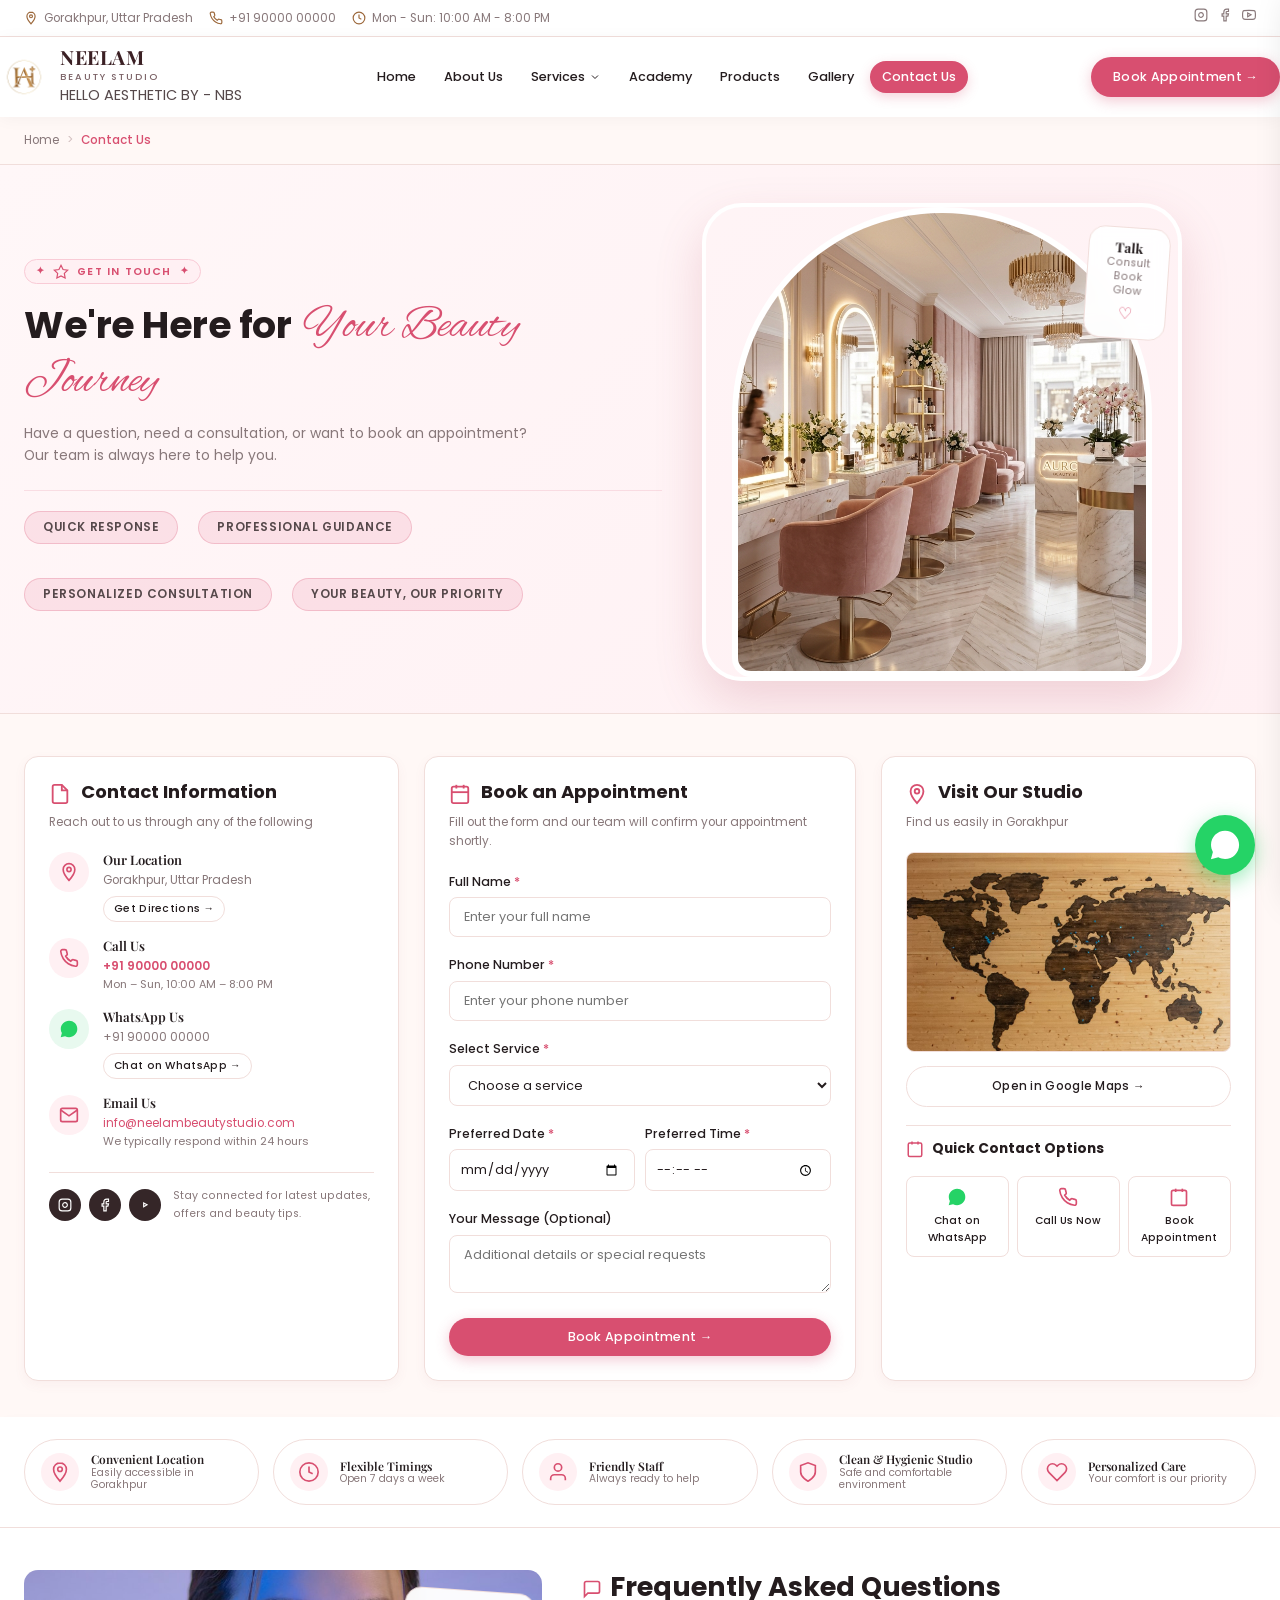
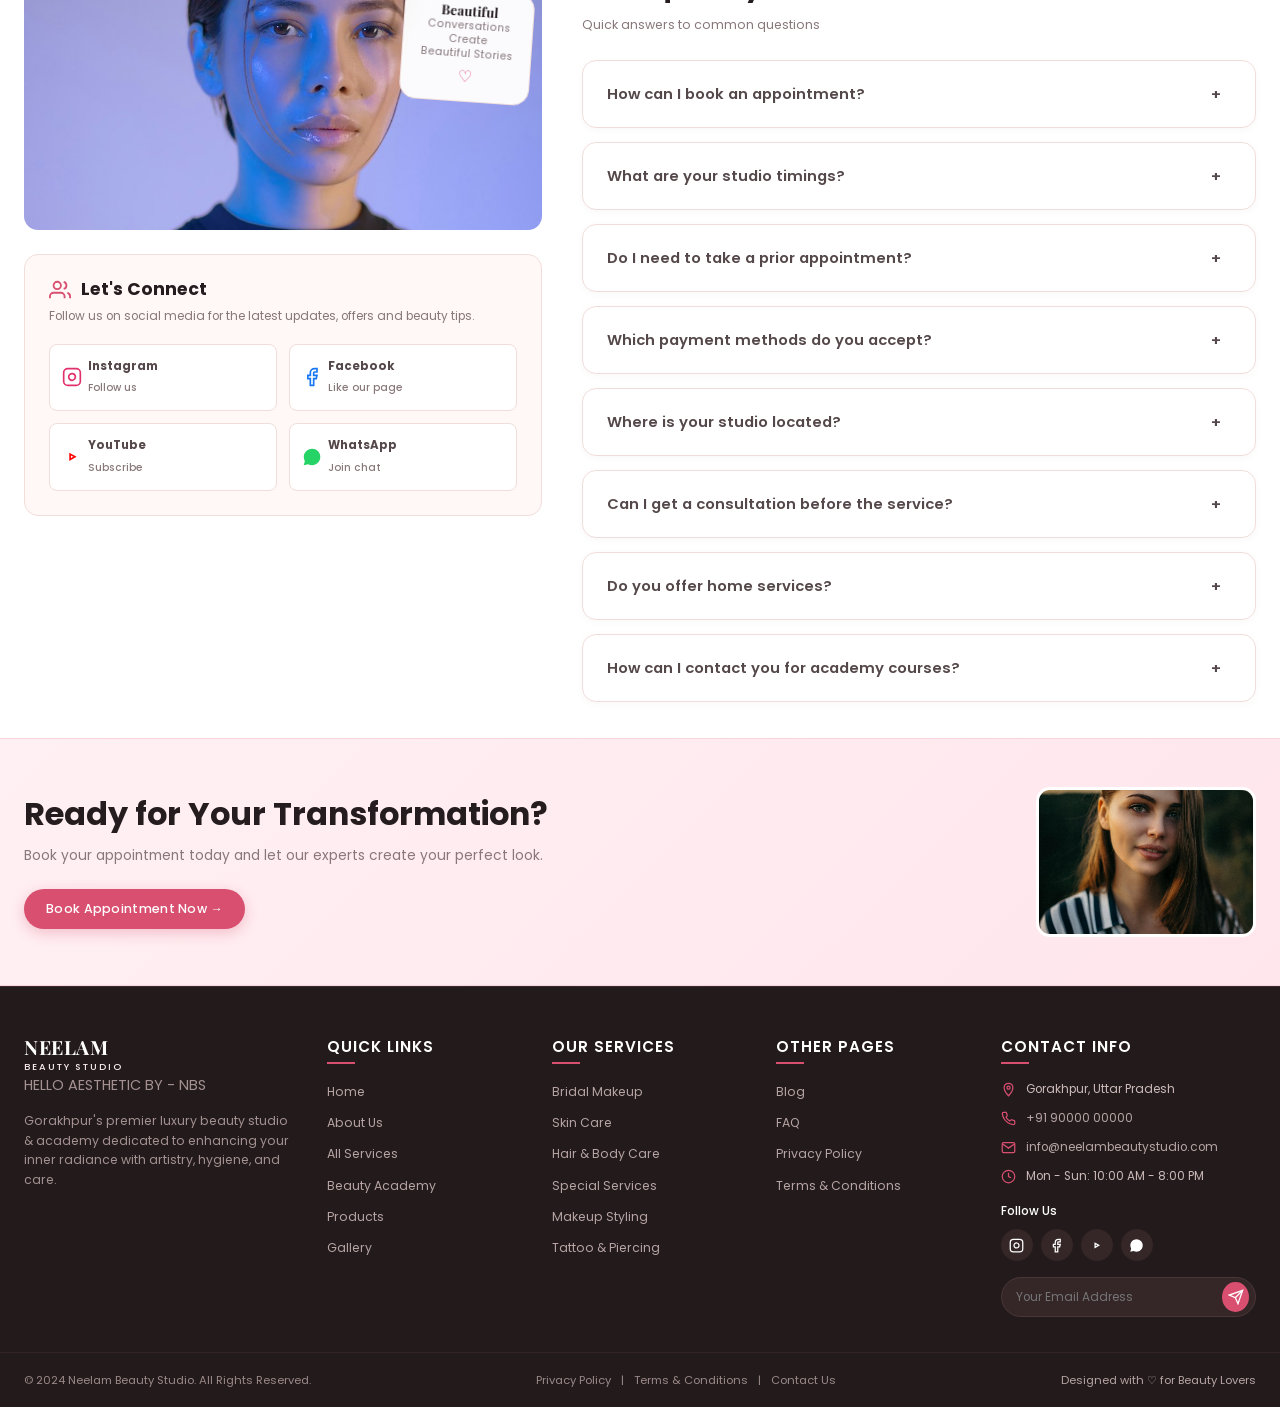
<file: contact.html>
<!DOCTYPE html>
<html lang="en">
<head>
  <meta charset="UTF-8">
  <meta name="viewport" content="width=device-width, initial-scale=1.0">
  <title>Contact Us | Neelam Beauty Studio - Gorakhpur</title>
  <meta name="description" content="Get in touch with Neelam Beauty Studio in Gorakhpur. Call +91 90000 00000 or visit our studio near Gorakhpur Railway Station. FAQs and directions.">
  <link rel="stylesheet" href="css/style.css">
  <link rel="preconnect" href="https://fonts.googleapis.com">
  <link rel="preconnect" href="https://fonts.gstatic.com" crossorigin>
  <link href="https://fonts.googleapis.com/css2?family=Alex+Brush&family=Playfair+Display:ital,wght@0,400;0,600;0,700;1,400;1,600&family=Poppins:wght@300;400;500;600;700&display=swap" rel="stylesheet">
</head>
<body>

  <!-- Top Announcement Bar -->
  <div class="top-bar">
    <div class="container top-bar-inner">
      <div class="top-bar-left">
        <div class="top-bar-item">
          <svg width="14" height="14" viewBox="0 0 24 24" fill="none" stroke="currentColor" stroke-width="2"><path d="M12 2C8.13 2 5 5.13 5 9c0 5.25 7 13 7 13s7-7.75 7-13c0-3.87-3.13-7-7-7z"/><circle cx="12" cy="9" r="2.5"/></svg>
          <span>Gorakhpur, Uttar Pradesh</span>
        </div>
        <div class="top-bar-item">
          <svg width="14" height="14" viewBox="0 0 24 24" fill="none" stroke="currentColor" stroke-width="2"><path d="M22 16.92v3a2 2 0 0 1-2.18 2 19.79 19.79 0 0 1-8.63-3.07 19.5 19.5 0 0 1-6-6 19.79 19.79 0 0 1-3.07-8.67A2 2 0 0 1 4.11 2h3a2 2 0 0 1 2 1.72 12.84 12.84 0 0 0 .7 2.81 2 2 0 0 1-.45 2.11L8.09 9.91a16 16 0 0 0 6 6l1.27-1.27a2 2 0 0 1 2.11-.45 12.84 12.84 0 0 0 2.81.7A2 2 0 0 1 22 16.92z"/></svg>
          <a href="tel:+919000000000">+91 90000 00000</a>
        </div>
        <div class="top-bar-item">
          <svg width="14" height="14" viewBox="0 0 24 24" fill="none" stroke="currentColor" stroke-width="2"><circle cx="12" cy="12" r="10"/><polyline points="12 6 12 12 16 14"/></svg>
          <span>Mon - Sun: 10:00 AM - 8:00 PM</span>
        </div>
      </div>
      <div class="top-bar-right">
        <div class="top-social-links">
          <a href="#" aria-label="Instagram"><svg width="14" height="14" viewBox="0 0 24 24" fill="none" stroke="currentColor" stroke-width="2"><rect x="2" y="2" width="20" height="20" rx="5" ry="5"/><path d="M16 11.37A4 4 0 1 1 12.63 8 4 4 0 0 1 16 11.37z"/><line x1="17.5" y1="6.5" x2="17.51" y2="6.5"/></svg></a>
          <a href="#" aria-label="Facebook"><svg width="14" height="14" viewBox="0 0 24 24" fill="none" stroke="currentColor" stroke-width="2"><path d="M18 2h-3a5 5 0 0 0-5 5v3H7v4h3v8h4v-8h3l1-4h-4V7a1 1 0 0 1 1-1h3z"/></svg></a>
          <a href="#" aria-label="YouTube"><svg width="14" height="14" viewBox="0 0 24 24" fill="none" stroke="currentColor" stroke-width="2"><path d="M22.54 6.42a2.78 2.78 0 0 0-1.94-2C18.88 4 12 4 12 4s-6.88 0-8.6.46a2.78 2.78 0 0 0-1.94 2A29 29 0 0 0 1 11.75a29 29 0 0 0 .46 5.33A2.78 2.78 0 0 0 3.4 19c1.72.46 8.6.46 8.6.46s6.88 0 8.6-.46a2.78 2.78 0 0 0 1.94-2 29 29 0 0 0 .46-5.25 29 29 0 0 0-.46-5.33z"/><polygon points="9.75 15.02 15.5 11.75 9.75 8.48 9.75 15.02"/></svg></a>
        </div>
        <a href="appointment.html" class="btn btn-secondary-solid btn-sm">Book Appointment &rarr;</a>
      </div>
    </div>
  </div>

  <!-- Main Luxury Header -->
  <header class="main-header">
    <div class="container header-inner">
      <a href="index.html" class="brand-logo">
        <img src="assets/images/logo.png" alt="Neelam Beauty Studio" class="brand-logo-img">
        <div class="brand-text">
          <span class="brand-title">NEELAM</span>
          <span class="brand-subtitle">BEAUTY STUDIO</span>
          <span class="brand-tagline">HELLO AESTHETIC BY - NBS</span>
        </div>
      </a>

      <nav class="main-nav">
        <ul class="nav-menu">
          <li class="nav-item"><a href="index.html" class="nav-link">Home</a></li>
          <li class="nav-item"><a href="about.html" class="nav-link">About Us</a></li>
          <li class="nav-item has-dropdown">
            <a href="services.html" class="nav-link">Services <svg width="12" height="12" viewBox="0 0 24 24" fill="none" stroke="currentColor" stroke-width="2"><polyline points="6 9 12 15 18 9"/></svg></a>
            <ul class="dropdown-menu">
              <li><a href="services.html">All Services Directory</a></li>
              <li><a href="bridal-makeup.html">Bridal Makeup & Video Shoot</a></li>
              <li><a href="skin-care.html">Skin Care & Hydra Laser</a></li>
              <li><a href="hair-body-care.html">Hair & Body Care Treatments</a></li>
              <li><a href="special-services.html">Special Beauty Services</a></li>
            </ul>
          </li>
          <li class="nav-item"><a href="beauty-academy.html" class="nav-link">Academy</a></li>
          <li class="nav-item"><a href="products.html" class="nav-link">Products</a></li>
          <li class="nav-item"><a href="gallery.html" class="nav-link">Gallery</a></li>
          <li class="nav-item"><a href="contact.html" class="nav-link active">Contact Us</a></li>
        </ul>
      </nav>

      <div class="header-right-action">
        <a href="appointment.html" class="btn btn-primary">Book Appointment &rarr;</a>
        <button class="mobile-nav-toggle" aria-label="Toggle navigation">
          <span></span><span></span><span></span>
        </button>
      </div>
    </div>
  </header>

  <!-- Mobile Drawer Navigation -->
  <div class="mobile-nav-drawer">
    <div class="mobile-nav-header">
      <div class="brand-text">
        <span class="brand-title">NEELAM</span>
        <span class="brand-subtitle">BEAUTY STUDIO</span>
      </div>
      <button class="mobile-nav-close" aria-label="Close menu">&times;</button>
    </div>
    <ul class="mobile-nav-list">
      <li><a href="index.html">Home</a></li>
      <li><a href="about.html">About Us</a></li>
      <li><a href="services.html">All Services</a></li>
      <li><a href="bridal-makeup.html">Bridal Makeup</a></li>
      <li><a href="skin-care.html">Skin Care</a></li>
      <li><a href="hair-body-care.html">Hair & Body Care</a></li>
      <li><a href="special-services.html">Special Beauty Services</a></li>
      <li><a href="beauty-academy.html">Beauty Academy</a></li>
      <li><a href="products.html">Products</a></li>
      <li><a href="gallery.html">Gallery</a></li>
      <li><a href="contact.html" class="active">Contact Us</a></li>
      <li><a href="blog.html">Blog</a></li>
      <li style="margin-top: 20px;"><a href="appointment.html" class="btn btn-primary" style="text-align: center; color: #fff;">Book Appointment</a></li>
    </ul>
  </div>

  <!-- Breadcrumbs -->
  <div class="breadcrumb-bar">
    <div class="container">
      <ul class="breadcrumb-list">
        <li><a href="index.html">Home</a></li>
        <li>Contact Us</li>
      </ul>
    </div>
  </div>

  <!-- Hero Section -->
  <section class="page-hero">
    <div class="container hero-inner">
      <div class="hero-content">
        <div class="section-tag">
          <svg width="16" height="16" viewBox="0 0 24 24" fill="none" stroke="currentColor" stroke-width="1.8"><polygon points="12 2 15.09 8.26 22 9.27 17 14.14 18.18 21.02 12 17.77 5.82 21.02 7 14.14 2 9.27 8.91 8.26 12 2"/></svg>
          GET IN TOUCH
        </div>
        <h1>We're Here for <span class="script-accent">Your Beauty Journey</span></h1>
        <p>Have a question, need a consultation, or want to book an appointment? Our team is always here to help you.</p>
        <div class="hero-features-bar">
          <div class="hero-badge">Quick Response</div>
          <div class="hero-badge">Professional Guidance</div>
          <div class="hero-badge">Personalized Consultation</div>
          <div class="hero-badge">Your Beauty, Our Priority</div>
        </div>
      </div>
      <div class="hero-image-wrapper">
        <div class="hero-img-box">
          <img src="assets/images/contact-hero.png" alt="Contact Neelam Beauty Studio">
        </div>
        <div class="floating-script-badge top-right">
          <span class="badge-title">Talk</span>
          <span class="badge-sub">Consult</span>
          <span class="badge-sub">Book</span>
          <span class="badge-sub">Glow</span>
          <span class="heart-icon">&#9825;</span>
        </div>
      </div>
    </div>
  </section>

  <!-- 3-Column Contact Hub Section -->
  <section class="section-padding bg-light">
    <div class="container">
      <div class="contact-three-grid">
        
        <!-- Column 1: Contact Information -->
        <div class="contact-card-box">
          <div style="display: flex; align-items: center; gap: 10px; margin-bottom: 6px;">
            <svg width="22" height="22" viewBox="0 0 24 24" fill="none" stroke="currentColor" stroke-width="2" style="color: var(--color-primary);"><path d="M14 2H6a2 2 0 0 0-2 2v16a2 2 0 0 0 2 2h12a2 2 0 0 0 2-2V8z"/><polyline points="14 2 14 8 20 8"/></svg>
            <h3>Contact Information</h3>
          </div>
          <p class="sub">Reach out to us through any of the following</p>

          <div class="contact-info-list">
            <!-- Location -->
            <div class="contact-item-row">
              <div class="contact-item-icon">
                <svg width="20" height="20" viewBox="0 0 24 24" fill="none" stroke="currentColor" stroke-width="2"><path d="M12 2C8.13 2 5 5.13 5 9c0 5.25 7 13 7 13s7-7.75 7-13c0-3.87-3.13-7-7-7z"/><circle cx="12" cy="9" r="2.5"/></svg>
              </div>
              <div class="contact-item-text" style="flex: 1;">
                <h4>Our Location</h4>
                <p>Gorakhpur, Uttar Pradesh</p>
                <a href="https://maps.google.com" target="_blank" class="btn btn-outline" style="font-size: 0.72rem; padding: 4px 10px; margin-top: 6px; display: inline-flex;">Get Directions &rarr;</a>
              </div>
            </div>

            <!-- Phone -->
            <div class="contact-item-row">
              <div class="contact-item-icon">
                <svg width="20" height="20" viewBox="0 0 24 24" fill="none" stroke="currentColor" stroke-width="2"><path d="M22 16.92v3a2 2 0 0 1-2.18 2 19.79 19.79 0 0 1-8.63-3.07 19.5 19.5 0 0 1-6-6 19.79 19.79 0 0 1-3.07-8.67A2 2 0 0 1 4.11 2h3a2 2 0 0 1 2 1.72 12.84 12.84 0 0 0 .7 2.81 2 2 0 0 1-.45 2.11L8.09 9.91a16 16 0 0 0 6 6l1.27-1.27a2 2 0 0 1 2.11-.45 12.84 12.84 0 0 0 2.81.7A2 2 0 0 1 22 16.92z"/></svg>
              </div>
              <div class="contact-item-text">
                <h4>Call Us</h4>
                <p><a href="tel:+919000000000" style="color: var(--color-primary); font-weight: 600;">+91 90000 00000</a></p>
                <p style="font-size: 0.76rem;">Mon &ndash; Sun, 10:00 AM &ndash; 8:00 PM</p>
              </div>
            </div>

            <!-- WhatsApp -->
            <div class="contact-item-row">
              <div class="contact-item-icon" style="background: #e8f9ef; color: #25d366;">
                <svg width="20" height="20" viewBox="0 0 24 24" fill="currentColor"><path d="M12.04 2c-5.46 0-9.91 4.45-9.91 9.91 0 1.75.46 3.45 1.32 4.95L2.05 22l5.25-1.38c1.45.79 3.08 1.21 4.74 1.21 5.46 0 9.91-4.45 9.91-9.91 0-2.65-1.03-5.14-2.9-7.01A9.816 9.816 0 0 0 12.04 2z"/></svg>
              </div>
              <div class="contact-item-text" style="flex: 1;">
                <h4>WhatsApp Us</h4>
                <p>+91 90000 00000</p>
                <a href="https://wa.me/919000000000" target="_blank" class="btn btn-outline" style="font-size: 0.72rem; padding: 4px 10px; margin-top: 6px; display: inline-flex;">Chat on WhatsApp &rarr;</a>
              </div>
            </div>

            <!-- Email -->
            <div class="contact-item-row">
              <div class="contact-item-icon">
                <svg width="20" height="20" viewBox="0 0 24 24" fill="none" stroke="currentColor" stroke-width="2"><path d="M4 4h16c1.1 0 2 .9 2 2v12c0 1.1-.9 2-2 2H4c-1.1 0-2-.9-2-2V6c0-1.1.9-2 2-2z"/><polyline points="22,6 12,13 2,6"/></svg>
              </div>
              <div class="contact-item-text">
                <h4>Email Us</h4>
                <p><a href="mailto:info@neelambeautystudio.com" style="color: var(--color-primary);">info@neelambeautystudio.com</a></p>
                <p style="font-size: 0.76rem;">We typically respond within 24 hours</p>
              </div>
            </div>
          </div>

          <div style="margin-top: 22px; padding-top: 14px; border-top: 1px solid var(--color-border); display: flex; align-items: center; gap: 12px;">
            <div class="footer-social-icons" style="margin: 0;">
              <a href="#" class="social-circle ig"><svg width="14" height="14" viewBox="0 0 24 24" fill="none" stroke="currentColor" stroke-width="2"><rect x="2" y="2" width="20" height="20" rx="5" ry="5"/><path d="M16 11.37A4 4 0 1 1 12.63 8 4 4 0 0 1 16 11.37z"/></svg></a>
              <a href="#" class="social-circle fb"><svg width="14" height="14" viewBox="0 0 24 24" fill="none" stroke="currentColor" stroke-width="2"><path d="M18 2h-3a5 5 0 0 0-5 5v3H7v4h3v8h4v-8h3l1-4h-4V7a1 1 0 0 1 1-1h3z"/></svg></a>
              <a href="#" class="social-circle yt"><svg width="14" height="14" viewBox="0 0 24 24" fill="none" stroke="currentColor" stroke-width="2"><polygon points="9.75 15.02 15.5 11.75 9.75 8.48 9.75 15.02"/></svg></a>
            </div>
            <span style="font-size: 0.74rem; color: var(--color-text-muted);">Stay connected for latest updates, offers and beauty tips.</span>
          </div>
        </div>

        <!-- Column 2: Book an Appointment Form -->
        <div class="contact-card-box">
          <div style="display: flex; align-items: center; gap: 10px; margin-bottom: 6px;">
            <svg width="22" height="22" viewBox="0 0 24 24" fill="none" stroke="currentColor" stroke-width="2" style="color: var(--color-primary);"><rect x="3" y="4" width="18" height="18" rx="2" ry="2"/><line x1="16" y1="2" x2="16" y2="6"/><line x1="8" y1="2" x2="8" y2="6"/><line x1="3" y1="10" x2="21" y2="10"/></svg>
            <h3>Book an Appointment</h3>
          </div>
          <p class="sub">Fill out the form and our team will confirm your appointment shortly.</p>

          <form action="appointment.html" method="get">
            <div class="form-group">
              <label class="form-label">Full Name <span class="req">*</span></label>
              <input type="text" class="form-control" style="padding-left: 14px;" placeholder="Enter your full name" required>
            </div>
            <div class="form-group">
              <label class="form-label">Phone Number <span class="req">*</span></label>
              <input type="tel" class="form-control" style="padding-left: 14px;" placeholder="Enter your phone number" required>
            </div>
            <div class="form-group">
              <label class="form-label">Select Service <span class="req">*</span></label>
              <select class="form-control" style="padding-left: 14px;" required>
                <option value="" disabled selected>Choose a service</option>
                <option value="Bridal Makeup">Bridal Makeup</option>
                <option value="Hydra Facial">Hydra Facial</option>
                <option value="Hair Spa & Care">Hair Spa & Care</option>
                <option value="Special Services">Special Services (Mehndi/Tattoo)</option>
                <option value="Beauty Academy">Beauty Academy Course</option>
              </select>
            </div>
            <div style="display: grid; grid-template-columns: 1fr 1fr; gap: 10px;">
              <div class="form-group">
                <label class="form-label">Preferred Date <span class="req">*</span></label>
                <input type="date" class="form-control" style="padding-left: 10px;" required>
              </div>
              <div class="form-group">
                <label class="form-label">Preferred Time <span class="req">*</span></label>
                <input type="time" class="form-control" style="padding-left: 10px;" required>
              </div>
            </div>
            <div class="form-group">
              <label class="form-label">Your Message (Optional)</label>
              <textarea class="form-control" style="padding-left: 14px;" rows="2" placeholder="Additional details or special requests"></textarea>
            </div>
            <button type="submit" class="btn btn-primary" style="width: 100%; justify-content: center;">Book Appointment &rarr;</button>
          </form>
        </div>

        <!-- Column 3: Visit Our Studio & Map -->
        <div class="contact-card-box">
          <div style="display: flex; align-items: center; gap: 10px; margin-bottom: 6px;">
            <svg width="22" height="22" viewBox="0 0 24 24" fill="none" stroke="currentColor" stroke-width="2" style="color: var(--color-primary);"><path d="M12 2C8.13 2 5 5.13 5 9c0 5.25 7 13 7 13s7-7.75 7-13c0-3.87-3.13-7-7-7z"/><circle cx="12" cy="9" r="2.5"/></svg>
            <h3>Visit Our Studio</h3>
          </div>
          <p class="sub">Find us easily in Gorakhpur</p>

          <div class="mock-map-box">
            <img src="assets/images/contact-map.png" alt="Map Location - Neelam Beauty Studio Gorakhpur">
          </div>

          <a href="https://maps.google.com" target="_blank" class="btn btn-outline" style="width: 100%; justify-content: center; font-size: 0.8rem; margin-bottom: 18px;">Open in Google Maps &rarr;</a>

          <div style="border-top: 1px solid var(--color-border); padding-top: 14px;">
            <div style="display: flex; align-items: center; gap: 8px; margin-bottom: 10px;">
              <svg width="18" height="18" viewBox="0 0 24 24" fill="none" stroke="currentColor" stroke-width="2" style="color: var(--color-primary);"><rect x="3" y="4" width="18" height="18" rx="2" ry="2"/><line x1="16" y1="2" x2="16" y2="6"/><line x1="8" y1="2" x2="8" y2="6"/></svg>
              <h4 style="font-size: 0.95rem; font-family: var(--font-heading);">Quick Contact Options</h4>
            </div>

            <div class="quick-contact-actions">
              <a href="https://wa.me/919000000000" target="_blank" class="quick-action-btn">
                <svg width="20" height="20" viewBox="0 0 24 24" fill="currentColor" style="color: #25d366;"><path d="M12.04 2c-5.46 0-9.91 4.45-9.91 9.91 0 1.75.46 3.45 1.32 4.95L2.05 22l5.25-1.38c1.45.79 3.08 1.21 4.74 1.21 5.46 0 9.91-4.45 9.91-9.91 0-2.65-1.03-5.14-2.9-7.01A9.816 9.816 0 0 0 12.04 2z"/></svg>
                <span>Chat on WhatsApp</span>
              </a>
              <a href="tel:+919000000000" class="quick-action-btn">
                <svg width="20" height="20" viewBox="0 0 24 24" fill="none" stroke="currentColor" stroke-width="2"><path d="M22 16.92v3a2 2 0 0 1-2.18 2 19.79 19.79 0 0 1-8.63-3.07 19.5 19.5 0 0 1-6-6 19.79 19.79 0 0 1-3.07-8.67A2 2 0 0 1 4.11 2h3a2 2 0 0 1 2 1.72 12.84 12.84 0 0 0 .7 2.81 2 2 0 0 1-.45 2.11L8.09 9.91a16 16 0 0 0 6 6l1.27-1.27a2 2 0 0 1 2.11-.45 12.84 12.84 0 0 0 2.81.7A2 2 0 0 1 22 16.92z"/></svg>
                <span>Call Us Now</span>
              </a>
              <a href="appointment.html" class="quick-action-btn">
                <svg width="20" height="20" viewBox="0 0 24 24" fill="none" stroke="currentColor" stroke-width="2"><rect x="3" y="4" width="18" height="18" rx="2" ry="2"/><line x1="16" y1="2" x2="16" y2="6"/><line x1="8" y1="2" x2="8" y2="6"/></svg>
                <span>Book Appointment</span>
              </a>
            </div>
          </div>
        </div>

      </div>
    </div>
  </section>

  <!-- 5-Ribbon Features Bar -->
  <div class="features-ribbon">
    <div class="container ribbon-inner">
      <div class="ribbon-card">
        <div class="ribbon-icon">
          <svg width="22" height="22" viewBox="0 0 24 24" fill="none" stroke="currentColor" stroke-width="1.8"><path d="M12 2C8.13 2 5 5.13 5 9c0 5.25 7 13 7 13s7-7.75 7-13c0-3.87-3.13-7-7-7z"/><circle cx="12" cy="9" r="2.5"/></svg>
        </div>
        <div class="ribbon-text">
          <h4>Convenient Location</h4>
          <p>Easily accessible in Gorakhpur</p>
        </div>
      </div>
      <div class="ribbon-card">
        <div class="ribbon-icon">
          <svg width="22" height="22" viewBox="0 0 24 24" fill="none" stroke="currentColor" stroke-width="1.8"><circle cx="12" cy="12" r="10"/><polyline points="12 6 12 12 16 14"/></svg>
        </div>
        <div class="ribbon-text">
          <h4>Flexible Timings</h4>
          <p>Open 7 days a week</p>
        </div>
      </div>
      <div class="ribbon-card">
        <div class="ribbon-icon">
          <svg width="22" height="22" viewBox="0 0 24 24" fill="none" stroke="currentColor" stroke-width="1.8"><path d="M20 21v-2a4 4 0 0 0-4-4H8a4 4 0 0 0-4 4v2"/><circle cx="12" cy="7" r="4"/></svg>
        </div>
        <div class="ribbon-text">
          <h4>Friendly Staff</h4>
          <p>Always ready to help</p>
        </div>
      </div>
      <div class="ribbon-card">
        <div class="ribbon-icon">
          <svg width="22" height="22" viewBox="0 0 24 24" fill="none" stroke="currentColor" stroke-width="1.8"><path d="M12 22s8-4 8-10V5l-8-3-8 3v7c0 6 8 10 8 10z"/></svg>
        </div>
        <div class="ribbon-text">
          <h4>Clean &amp; Hygienic Studio</h4>
          <p>Safe and comfortable environment</p>
        </div>
      </div>
      <div class="ribbon-card">
        <div class="ribbon-icon">
          <svg width="22" height="22" viewBox="0 0 24 24" fill="none" stroke="currentColor" stroke-width="1.8"><path d="M20.84 4.61a5.5 5.5 0 0 0-7.78 0L12 5.67l-1.06-1.06a5.5 5.5 0 0 0-7.78 7.78l1.06 1.06L12 21.23l7.78-7.78 1.06-1.06a5.5 5.5 0 0 0 0-7.78z"/></svg>
        </div>
        <div class="ribbon-text">
          <h4>Personalized Care</h4>
          <p>Your comfort is our priority</p>
        </div>
      </div>
    </div>
  </div>

  <!-- Bottom Two-Column: Social Connect Left & FAQs Right -->
  <section class="section-padding bg-white">
    <div class="container">
      <div style="display: grid; grid-template-columns: 1fr 1.3fr; gap: 40px; align-items: start;">
        
        <!-- Left: Image & Social Connect Cards -->
        <div>
          <div style="border-radius: var(--radius-md); overflow: hidden; height: 260px; position: relative; margin-bottom: 24px;">
            <img src="assets/images/contact-mid-model.png" alt="Beautiful Conversations Create Beautiful Stories" style="width: 100%; height: 100%; object-fit: cover;">
            <div class="floating-script-badge top-right">
              <span class="badge-title">Beautiful</span>
              <span class="badge-sub">Conversations</span>
              <span class="badge-sub">Create</span>
              <span class="badge-sub">Beautiful Stories</span>
              <span class="heart-icon">&#9825;</span>
            </div>
          </div>

          <div style="background: #fff8f6; border: 1px solid var(--color-border); border-radius: var(--radius-md); padding: 24px;">
            <div style="display: flex; align-items: center; gap: 10px; margin-bottom: 6px;">
              <svg width="22" height="22" viewBox="0 0 24 24" fill="none" stroke="currentColor" stroke-width="2" style="color: var(--color-primary);"><path d="M17 21v-2a4 4 0 0 0-4-4H5a4 4 0 0 0-4 4v2"/><circle cx="9" cy="7" r="4"/><path d="M23 21v-2a4 4 0 0 0-3-3.87"/><path d="M16 3.13a4 4 0 0 1 0 7.75"/></svg>
              <h3 style="font-size: 1.2rem; font-family: var(--font-heading); margin: 0;">Let's Connect</h3>
            </div>
            <p style="font-size: 0.82rem; color: var(--color-text-muted); margin-bottom: 18px;">Follow us on social media for the latest updates, offers and beauty tips.</p>

            <div style="display: grid; grid-template-columns: 1fr 1fr; gap: 12px;">
              <a href="#" class="quick-action-btn" style="padding: 12px; flex-direction: row; justify-content: flex-start;">
                <svg width="20" height="20" viewBox="0 0 24 24" fill="none" stroke="currentColor" stroke-width="2" style="color: #e1306c;"><rect x="2" y="2" width="20" height="20" rx="5" ry="5"/><path d="M16 11.37A4 4 0 1 1 12.63 8 4 4 0 0 1 16 11.37z"/></svg>
                <div style="text-align: left;">
                  <strong style="display: block; font-size: 0.8rem;">Instagram</strong>
                  <span style="font-size: 0.7rem; color: var(--color-text-muted);">Follow us</span>
                </div>
              </a>
              <a href="#" class="quick-action-btn" style="padding: 12px; flex-direction: row; justify-content: flex-start;">
                <svg width="20" height="20" viewBox="0 0 24 24" fill="none" stroke="currentColor" stroke-width="2" style="color: #1877f2;"><path d="M18 2h-3a5 5 0 0 0-5 5v3H7v4h3v8h4v-8h3l1-4h-4V7a1 1 0 0 1 1-1h3z"/></svg>
                <div style="text-align: left;">
                  <strong style="display: block; font-size: 0.8rem;">Facebook</strong>
                  <span style="font-size: 0.7rem; color: var(--color-text-muted);">Like our page</span>
                </div>
              </a>
              <a href="#" class="quick-action-btn" style="padding: 12px; flex-direction: row; justify-content: flex-start;">
                <svg width="20" height="20" viewBox="0 0 24 24" fill="none" stroke="currentColor" stroke-width="2" style="color: #ff0000;"><polygon points="9.75 15.02 15.5 11.75 9.75 8.48 9.75 15.02"/></svg>
                <div style="text-align: left;">
                  <strong style="display: block; font-size: 0.8rem;">YouTube</strong>
                  <span style="font-size: 0.7rem; color: var(--color-text-muted);">Subscribe</span>
                </div>
              </a>
              <a href="https://wa.me/919000000000" target="_blank" class="quick-action-btn" style="padding: 12px; flex-direction: row; justify-content: flex-start;">
                <svg width="20" height="20" viewBox="0 0 24 24" fill="currentColor" style="color: #25d366;"><path d="M12.04 2c-5.46 0-9.91 4.45-9.91 9.91 0 1.75.46 3.45 1.32 4.95L2.05 22l5.25-1.38c1.45.79 3.08 1.21 4.74 1.21 5.46 0 9.91-4.45 9.91-9.91 0-2.65-1.03-5.14-2.9-7.01A9.816 9.816 0 0 0 12.04 2z"/></svg>
                <div style="text-align: left;">
                  <strong style="display: block; font-size: 0.8rem;">WhatsApp</strong>
                  <span style="font-size: 0.7rem; color: var(--color-text-muted);">Join chat</span>
                </div>
              </a>
            </div>
          </div>
        </div>

        <!-- Right: FAQ Accordions (8 Questions) -->
        <div>
          <div class="section-heading text-left" style="margin-bottom: 25px;">
            <div style="display: flex; align-items: center; gap: 8px; margin-bottom: 6px;">
              <svg width="20" height="20" viewBox="0 0 24 24" fill="none" stroke="currentColor" stroke-width="2" style="color: var(--color-primary);"><path d="M21 15a2 2 0 0 1-2 2H7l-4 4V5a2 2 0 0 1 2-2h14a2 2 0 0 1 2 2z"/></svg>
              <h2 style="font-size: 1.6rem;">Frequently Asked Questions</h2>
            </div>
            <p style="font-size: 0.86rem; color: var(--color-text-muted);">Quick answers to common questions</p>
          </div>

          <div class="faq-accordion-list">
            <div class="faq-item">
              <button class="faq-question">
                <span>How can I book an appointment?</span>
                <span class="faq-toggle-icon">+</span>
              </button>
              <div class="faq-answer">
                <p>You can book an appointment easily via our online booking engine on the website, by calling +91 90000 00000, or directly messaging us on WhatsApp.</p>
              </div>
            </div>

            <div class="faq-item">
              <button class="faq-question">
                <span>What are your studio timings?</span>
                <span class="faq-toggle-icon">+</span>
              </button>
              <div class="faq-answer">
                <p>We are open Monday to Sunday from 10:00 AM to 8:00 PM. Prior booking is recommended for bridal makeup and intensive skin treatments.</p>
              </div>
            </div>

            <div class="faq-item">
              <button class="faq-question">
                <span>Do I need to take a prior appointment?</span>
                <span class="faq-toggle-icon">+</span>
              </button>
              <div class="faq-answer">
                <p>Walk-ins are welcome for general services based on availability, but for bridal packages, hydra facials, and courses, prior booking is strongly advised.</p>
              </div>
            </div>

            <div class="faq-item">
              <button class="faq-question">
                <span>Which payment methods do you accept?</span>
                <span class="faq-toggle-icon">+</span>
              </button>
              <div class="faq-answer">
                <p>We accept all major payment methods including Cash, UPI (Google Pay, PhonePe, Paytm), Credit & Debit cards, and Net Banking.</p>
              </div>
            </div>

            <div class="faq-item">
              <button class="faq-question">
                <span>Where is your studio located?</span>
                <span class="faq-toggle-icon">+</span>
              </button>
              <div class="faq-answer">
                <p>We are centrally located near Gorakhpur Railway Station in Gorakhpur, Uttar Pradesh - 273001, easily accessible with ample parking space.</p>
              </div>
            </div>

            <div class="faq-item">
              <button class="faq-question">
                <span>Can I get a consultation before the service?</span>
                <span class="faq-toggle-icon">+</span>
              </button>
              <div class="faq-answer">
                <p>Yes, absolutely! We provide free 1-on-1 consultations with our senior aesthetic experts to understand your skin type, hair needs, or bridal vision.</p>
              </div>
            </div>

            <div class="faq-item">
              <button class="faq-question">
                <span>Do you offer home services?</span>
                <span class="faq-toggle-icon">+</span>
              </button>
              <div class="faq-answer">
                <p>Yes, we offer on-venue bridal makeup and special occasion styling services across Gorakhpur and nearby cities with advance reservation.</p>
              </div>
            </div>

            <div class="faq-item">
              <button class="faq-question">
                <span>How can I contact you for academy courses?</span>
                <span class="faq-toggle-icon">+</span>
              </button>
              <div class="faq-answer">
                <p>You can call our academy admission desk directly at +91 90000 00000 or click "Enquire About Courses" to chat directly with our course coordinator.</p>
              </div>
            </div>
          </div>
        </div>

      </div>
    </div>
  </section>

  <!-- CTA Banner -->
  <section class="cta-banner">
    <div class="container">
      <div class="cta-banner-inner">
        <div class="cta-content">
          <h2>Ready for Your Transformation?</h2>
          <p>Book your appointment today and let our experts create your perfect look.</p>
          <a href="appointment.html" class="btn btn-primary btn-lg">Book Appointment Now &rarr;</a>
        </div>
        <div class="cta-badge-wrapper">
          <img src="assets/images/home-cta-model.png" alt="Transformation Neelam Beauty Studio">
        </div>
      </div>
    </div>
  </section>

  <!-- Footer -->
  <footer class="main-footer">
    <div class="container footer-main-grid">
      <div class="footer-col brand-col">
        <div class="brand-text light">
          <span class="brand-title">NEELAM</span>
          <span class="brand-subtitle">BEAUTY STUDIO</span>
          <span class="brand-tagline">HELLO AESTHETIC BY - NBS</span>
        </div>
        <p class="footer-desc">Gorakhpur's premier luxury beauty studio & academy dedicated to enhancing your inner radiance with artistry, hygiene, and care.</p>
      </div>

      <div class="footer-col">
        <h4>Quick Links</h4>
        <ul class="footer-links">
          <li><a href="index.html">Home</a></li>
          <li><a href="about.html">About Us</a></li>
          <li><a href="services.html">All Services</a></li>
          <li><a href="beauty-academy.html">Beauty Academy</a></li>
          <li><a href="products.html">Products</a></li>
          <li><a href="gallery.html">Gallery</a></li>
        </ul>
      </div>

      <div class="footer-col">
        <h4>Our Services</h4>
        <ul class="footer-links">
          <li><a href="bridal-makeup.html">Bridal Makeup</a></li>
          <li><a href="skin-care.html">Skin Care</a></li>
          <li><a href="hair-body-care.html">Hair & Body Care</a></li>
          <li><a href="special-services.html">Special Services</a></li>
          <li><a href="services.html">Makeup Styling</a></li>
          <li><a href="special-services.html">Tattoo & Piercing</a></li>
        </ul>
      </div>

      <div class="footer-col">
        <h4>Other Pages</h4>
        <ul class="footer-links">
          <li><a href="blog.html">Blog</a></li>
          <li><a href="contact.html">FAQ</a></li>
          <li><a href="contact.html">Privacy Policy</a></li>
          <li><a href="contact.html">Terms & Conditions</a></li>
        </ul>
      </div>

      <div class="footer-col contact-col">
        <h4>Contact Info</h4>
        <ul class="footer-contact-list">
          <li><svg width="15" height="15" viewBox="0 0 24 24" fill="none" stroke="currentColor" stroke-width="2"><path d="M12 2C8.13 2 5 5.13 5 9c0 5.25 7 13 7 13s7-7.75 7-13c0-3.87-3.13-7-7-7z"/><circle cx="12" cy="9" r="2.5"/></svg><span>Gorakhpur, Uttar Pradesh</span></li>
          <li><svg width="15" height="15" viewBox="0 0 24 24" fill="none" stroke="currentColor" stroke-width="2"><path d="M22 16.92v3a2 2 0 0 1-2.18 2 19.79 19.79 0 0 1-8.63-3.07 19.5 19.5 0 0 1-6-6 19.79 19.79 0 0 1-3.07-8.67A2 2 0 0 1 4.11 2h3a2 2 0 0 1 2 1.72 12.84 12.84 0 0 0 .7 2.81 2 2 0 0 1-.45 2.11L8.09 9.91a16 16 0 0 0 6 6l1.27-1.27a2 2 0 0 1 2.11-.45 12.84 12.84 0 0 0 2.81.7A2 2 0 0 1 22 16.92z"/></svg><a href="tel:+919000000000">+91 90000 00000</a></li>
          <li><svg width="15" height="15" viewBox="0 0 24 24" fill="none" stroke="currentColor" stroke-width="2"><path d="M4 4h16c1.1 0 2 .9 2 2v12c0 1.1-.9 2-2 2H4c-1.1 0-2-.9-2-2V6c0-1.1.9-2 2-2z"/><polyline points="22,6 12,13 2,6"/></svg><a href="mailto:info@neelambeautystudio.com">info@neelambeautystudio.com</a></li>
          <li><svg width="15" height="15" viewBox="0 0 24 24" fill="none" stroke="currentColor" stroke-width="2"><circle cx="12" cy="12" r="10"/><polyline points="12 6 12 12 16 14"/></svg><span>Mon - Sun: 10:00 AM - 8:00 PM</span></li>
        </ul>

        <div class="footer-social-wrap">
          <p class="follow-label">Follow Us</p>
          <div class="footer-social-icons">
            <a href="#" class="social-circle ig"><svg width="15" height="15" viewBox="0 0 24 24" fill="none" stroke="currentColor" stroke-width="2"><rect x="2" y="2" width="20" height="20" rx="5" ry="5"/><path d="M16 11.37A4 4 0 1 1 12.63 8 4 4 0 0 1 16 11.37z"/></svg></a>
            <a href="#" class="social-circle fb"><svg width="15" height="15" viewBox="0 0 24 24" fill="none" stroke="currentColor" stroke-width="2"><path d="M18 2h-3a5 5 0 0 0-5 5v3H7v4h3v8h4v-8h3l1-4h-4V7a1 1 0 0 1 1-1h3z"/></svg></a>
            <a href="#" class="social-circle yt"><svg width="15" height="15" viewBox="0 0 24 24" fill="none" stroke="currentColor" stroke-width="2"><polygon points="9.75 15.02 15.5 11.75 9.75 8.48 9.75 15.02"/></svg></a>
            <a href="https://wa.me/919000000000" target="_blank" class="social-circle wa"><svg width="15" height="15" viewBox="0 0 24 24" fill="currentColor"><path d="M12.04 2c-5.46 0-9.91 4.45-9.91 9.91 0 1.75.46 3.45 1.32 4.95L2.05 22l5.25-1.38c1.45.79 3.08 1.21 4.74 1.21 5.46 0 9.91-4.45 9.91-9.91 0-2.65-1.03-5.14-2.9-7.01A9.816 9.816 0 0 0 12.04 2z"/></svg></a>
          </div>
        </div>

        <form class="footer-newsletter">
          <input type="email" placeholder="Your Email Address" required>
          <button type="submit" aria-label="Subscribe"><svg width="16" height="16" viewBox="0 0 24 24" fill="none" stroke="currentColor" stroke-width="2"><line x1="22" y1="2" x2="11" y2="13"/><polygon points="22 2 15 22 11 13 2 9 22 2"/></svg></button>
        </form>
      </div>
    </div>

    <div class="footer-bottom-bar">
      <div class="container footer-bottom-inner">
        <p>&copy; 2024 Neelam Beauty Studio. All Rights Reserved.</p>
        <div class="footer-bottom-links">
          <a href="#">Privacy Policy</a>
          <span>|</span>
          <a href="#">Terms & Conditions</a>
          <span>|</span>
          <a href="contact.html">Contact Us</a>
        </div>
        <p class="designed-by">Designed with &#9825; for Beauty Lovers</p>
      </div>
    </div>
  </footer>

  <!-- Floating WhatsApp CTA -->
  <a href="https://wa.me/919000000000?text=Hello%20Neelam%20Beauty%20Studio%2C%20I%20have%20an%20enquiry" target="_blank" class="floating-whatsapp" aria-label="Chat on WhatsApp">
    <svg width="34" height="34" viewBox="0 0 24 24" fill="#ffffff"><path d="M12.04 2c-5.46 0-9.91 4.45-9.91 9.91 0 1.75.46 3.45 1.32 4.95L2.05 22l5.25-1.38c1.45.79 3.08 1.21 4.74 1.21 5.46 0 9.91-4.45 9.91-9.91 0-2.65-1.03-5.14-2.9-7.01A9.816 9.816 0 0 0 12.04 2z"/></svg>
  </a>

  <script src="js/main.js"></script>
</body>
</html>
</file>
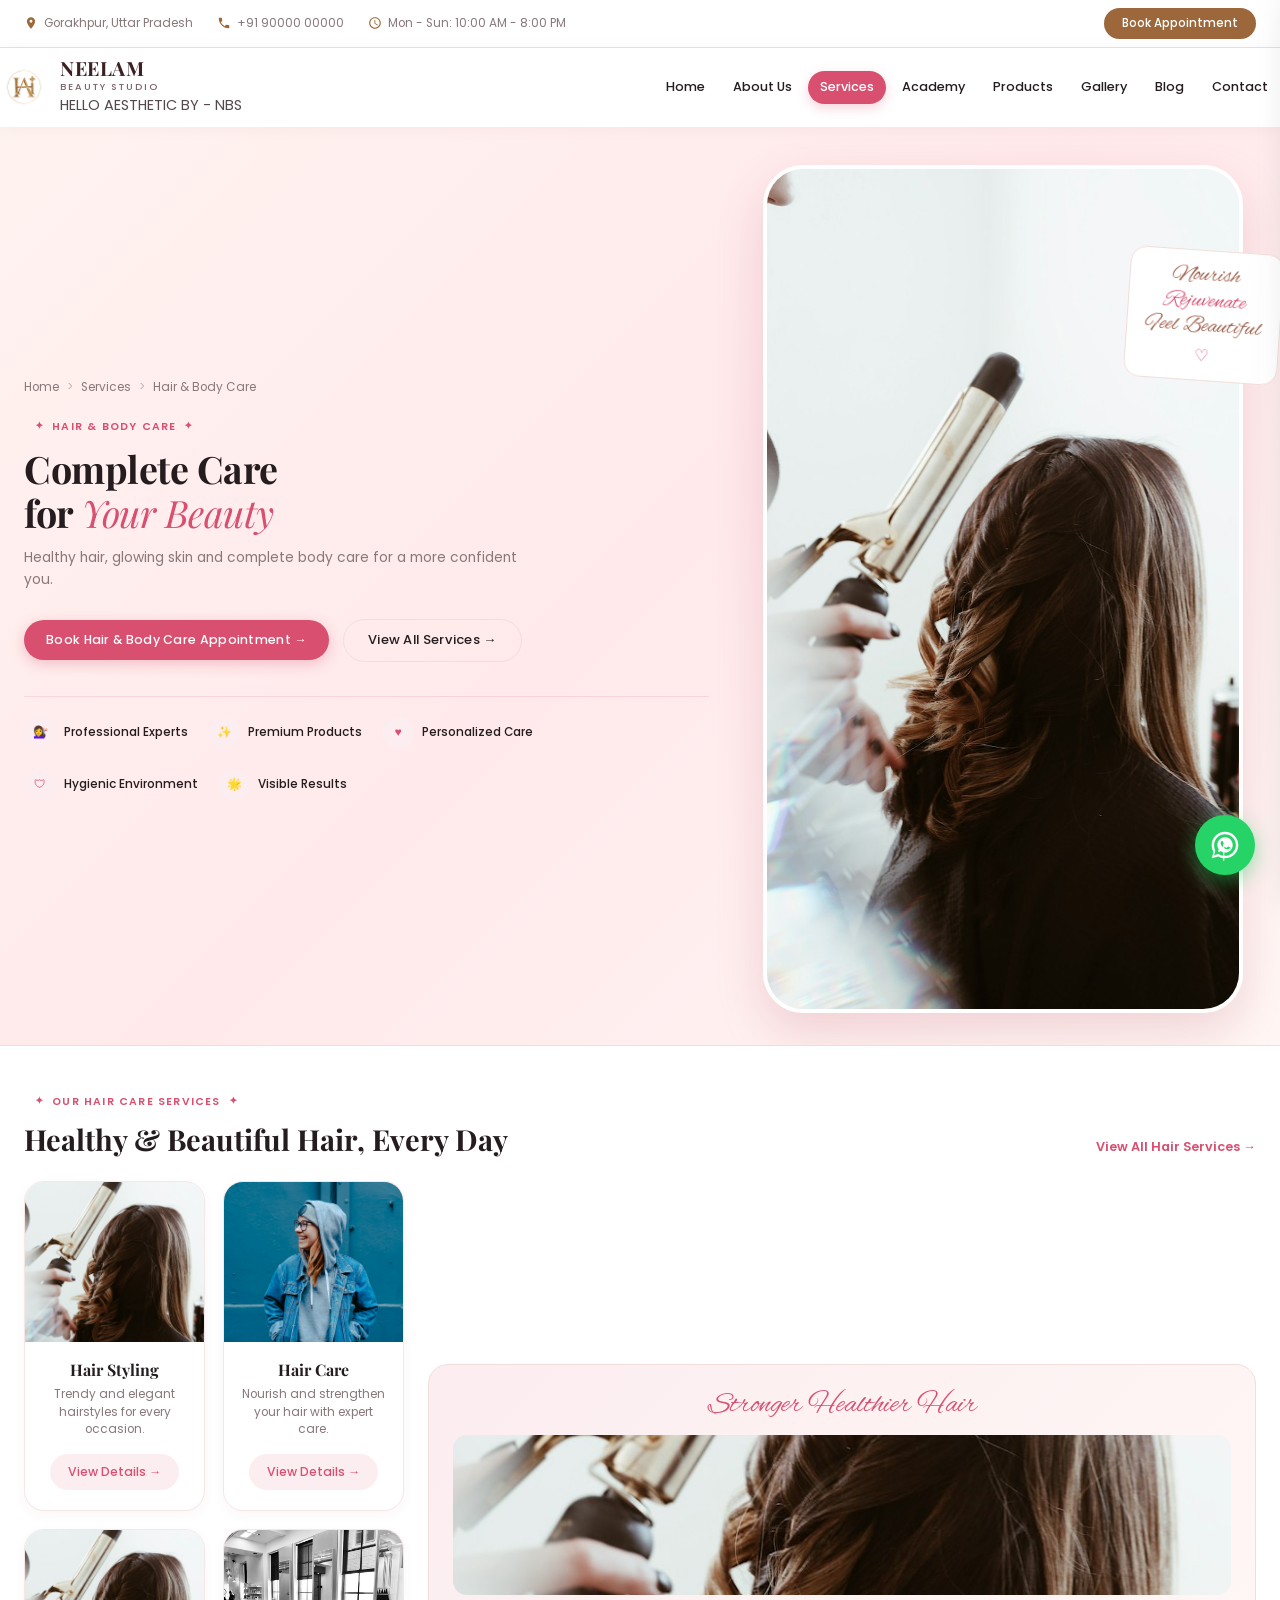
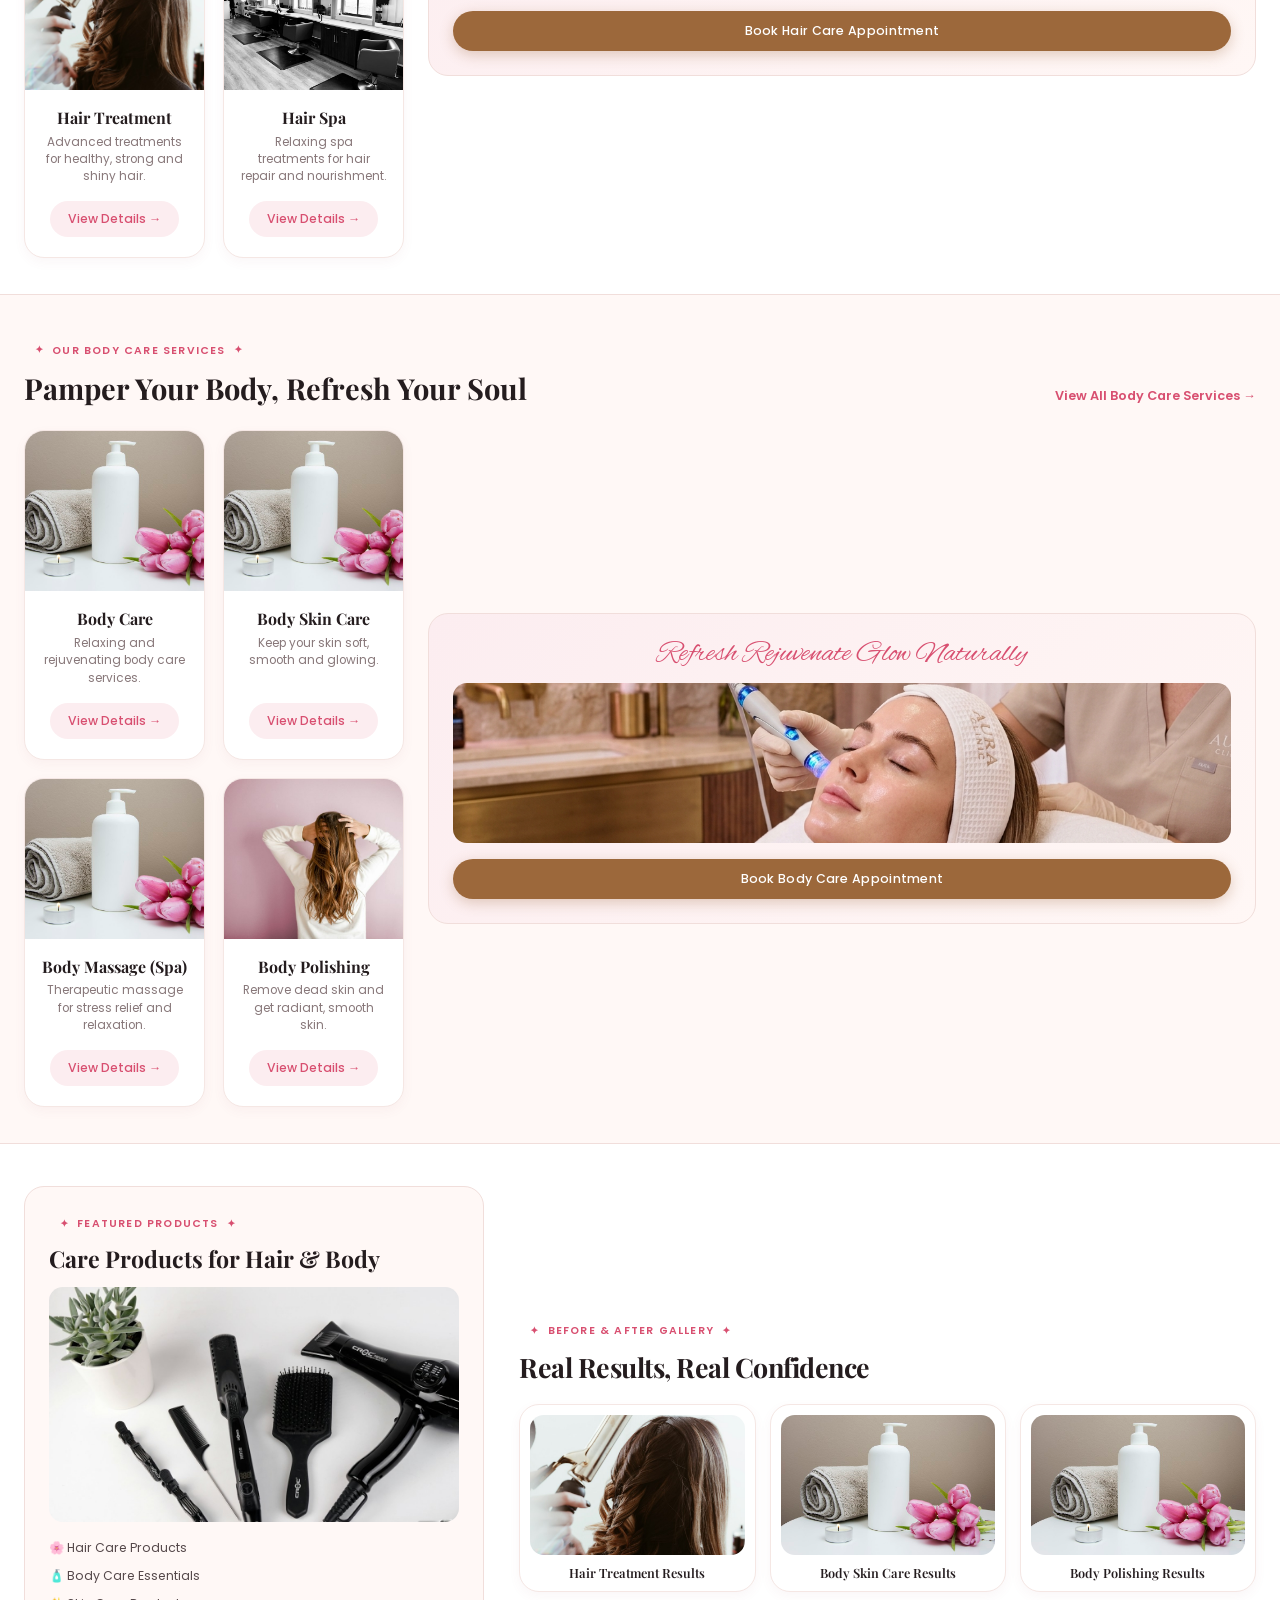
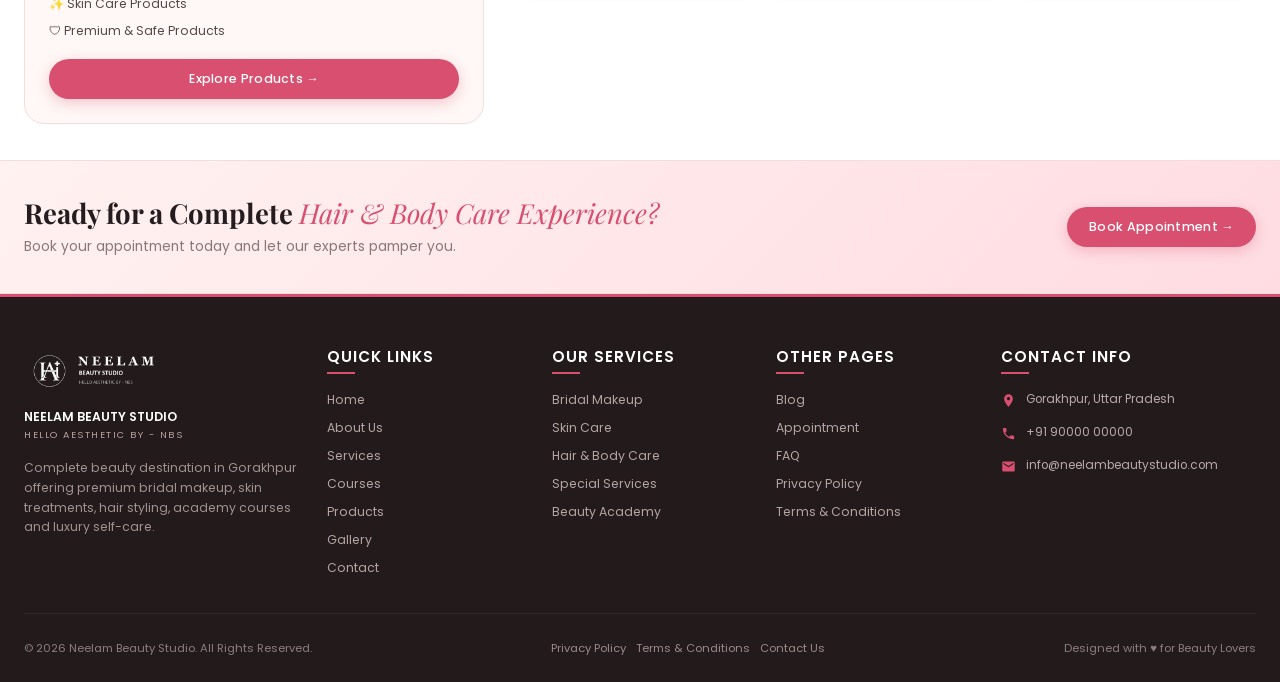
<file: hair-body-care.html>
<!DOCTYPE html>
<html lang="en">
<head>
  <meta charset="UTF-8">
  <meta name="viewport" content="width=device-width, initial-scale=1.0">
  <title>Hair & Body Care | Neelam Beauty Studio</title>
  <link rel="stylesheet" href="css/style.css">
  <link rel="preconnect" href="https://fonts.googleapis.com">
  <link rel="preconnect" href="https://fonts.gstatic.com" crossorigin>
</head>
<body>

  <!-- Top Bar -->
  <div class="top-bar">
    <div class="container top-bar-inner">
      <div class="top-bar-info">
        <div class="top-bar-item"><svg width="14" height="14" fill="currentColor" viewBox="0 0 24 24"><path d="M12 2C8.13 2 5 5.13 5 9c0 5.25 7 13 7 13s7-7.75 7-13c0-3.87-3.13-7-7-7zm0 9.5c-1.38 0-2.5-1.12-2.5-2.5s1.12-2.5 2.5-2.5 2.5 1.12 2.5 2.5-1.12 2.5-2.5 2.5z"/></svg><span>Gorakhpur, Uttar Pradesh</span></div>
        <div class="top-bar-item"><svg width="14" height="14" fill="currentColor" viewBox="0 0 24 24"><path d="M6.62 10.79c1.44 2.83 3.76 5.14 6.59 6.59l2.2-2.2c.27-.27.67-.36 1.02-.24 1.12.37 2.33.57 3.57.57.55 0 1 .45 1 1V20c0 .55-.45 1-1 1-9.39 0-17-7.61-17-17 0-.55.45-1 1-1h3.5c.55 0 1 .45 1 1 0 1.25.2 2.45.57 3.57.11.35.03.74-.25 1.02l-2.2 2.2z"/></svg><span>+91 90000 00000</span></div>
        <div class="top-bar-item"><svg width="14" height="14" fill="currentColor" viewBox="0 0 24 24"><path d="M11.99 2C6.47 2 2 6.48 2 12s4.47 10 9.99 10C17.52 22 22 17.52 22 12S17.52 2 11.99 2zM12 20c-4.42 0-8-3.58-8-8s3.58-8 8-8 8 3.58 8 8-3.58 8-8 8zm.5-13H11v6l5.25 3.15.75-1.23-4.5-2.67z"/></svg><span>Mon - Sun: 10:00 AM - 8:00 PM</span></div>
      </div>
      <div class="top-bar-actions">
        <a href="appointment.html" class="btn-top-book">Book Appointment</a>
      </div>
    </div>
  </div>

  <!-- Header -->
  <header class="site-header">
    <div class="container header-inner">
      <a href="index.html" class="brand-logo">
        <img src="assets/images/logo.png" alt="Neelam Beauty Studio" class="brand-logo-img">
        <div class="brand-text">
          <span class="brand-title">NEELAM</span>
          <span class="brand-subtitle">BEAUTY STUDIO</span>
          <span class="brand-tagline">HELLO AESTHETIC BY - NBS</span>
        </div>
      </a>

      <nav class="main-nav">
        <ul class="nav-list">
          <li class="nav-item"><a href="index.html" class="nav-link">Home</a></li>
          <li class="nav-item"><a href="about.html" class="nav-link">About Us</a></li>
          <li class="nav-item has-dropdown">
            <a href="services.html" class="nav-link active">Services</a>
            <ul class="nav-dropdown">
              <li><a href="services.html" class="dropdown-link">All Services</a></li>
              <li><a href="bridal-makeup.html" class="dropdown-link">Bridal Makeup</a></li>
              <li><a href="skin-care.html" class="dropdown-link">Skin Care & Treatments</a></li>
              <li><a href="hair-body-care.html" class="dropdown-link">Hair & Body Care</a></li>
              <li><a href="special-services.html" class="dropdown-link">Special Services</a></li>
            </ul>
          </li>
          <li class="nav-item"><a href="beauty-academy.html" class="nav-link">Academy</a></li>
          <li class="nav-item"><a href="products.html" class="nav-link">Products</a></li>
          <li class="nav-item"><a href="gallery.html" class="nav-link">Gallery</a></li>
          <li class="nav-item"><a href="blog.html" class="nav-link">Blog</a></li>
          <li class="nav-item"><a href="contact.html" class="nav-link">Contact</a></li>
        </ul>
      </nav>

      <button class="mobile-nav-toggle" aria-label="Toggle navigation">
        <span></span><span></span><span></span>
      </button>
    </div>
  </header>

  <!-- Mobile Navigation Drawer -->
  <div class="mobile-nav-drawer">
    <div class="mobile-nav-header">
      <div class="brand-text">
        <span class="brand-title">NEELAM</span>
        <span class="brand-subtitle">BEAUTY STUDIO</span>
      </div>
      <button class="mobile-nav-close" aria-label="Close menu">&times;</button>
    </div>
    <ul class="mobile-nav-list">
      <li><a href="index.html">Home</a></li>
      <li><a href="about.html">About Us</a></li>
      <li><a href="services.html">All Services</a></li>
      <li><a href="bridal-makeup.html">Bridal Makeup</a></li>
      <li><a href="skin-care.html">Skin Care</a></li>
      <li><a href="hair-body-care.html">Hair & Body Care</a></li>
      <li><a href="special-services.html">Special Beauty Services</a></li>
      <li><a href="beauty-academy.html">Beauty Academy</a></li>
      <li><a href="products.html">Products</a></li>
      <li><a href="gallery.html">Gallery</a></li>
      <li><a href="contact.html">Contact Us</a></li>
      <li><a href="blog.html">Blog</a></li>
      <li style="margin-top: 20px;"><a href="appointment.html" class="btn btn-primary" style="text-align: center; color: #fff;">Book Appointment</a></li>
    </ul>
  </div>


  <!-- Hero Section -->
  <section class="hero-section">
    <div class="container hero-inner">
      <div class="hero-content">
        <div class="breadcrumb">
          <a href="index.html">Home</a>
          <span class="breadcrumb-sep">&gt;</span>
          <a href="services.html">Services</a>
          <span class="breadcrumb-sep">&gt;</span>
          <span>Hair & Body Care</span>
        </div>
        <span class="section-tag">HAIR & BODY CARE</span>
        <h1>Complete Care<br>for <span class="serif-italic">Your Beauty</span></h1>
        <p class="hero-desc">
          Healthy hair, glowing skin and complete body care for a more confident you.
        </p>
        <div class="hero-actions">
          <a href="appointment.html?service=Hair+Care" class="btn btn-primary">Book Hair & Body Care Appointment →</a>
          <a href="services.html" class="btn btn-outline">View All Services →</a>
        </div>

        <div class="hero-features-bar">
          <div class="hero-feature-item"><div class="hero-feature-icon">💇‍♀️</div><span>Professional Experts</span></div>
          <div class="hero-feature-item"><div class="hero-feature-icon">✨</div><span>Premium Products</span></div>
          <div class="hero-feature-item"><div class="hero-feature-icon">♥</div><span>Personalized Care</span></div>
          <div class="hero-feature-item"><div class="hero-feature-icon">🛡</div><span>Hygienic Environment</span></div>
          <div class="hero-feature-item"><div class="hero-feature-icon">🌟</div><span>Visible Results</span></div>
        </div>
      </div>

      <div class="hero-media">
        <div class="hero-image-wrapper">
          <img src="assets/images/hair-hero.png" alt="Hair and Body Care">
        </div>
        <div class="floating-script-badge">
          <div class="line-1">Nourish</div>
          <div class="line-2">Rejuvenate</div>
          <div class="line-3">Feel Beautiful</div>
          <div class="heart-icon">♡</div>
        </div>
      </div>
    </div>
  </section>

  <!-- Hair Care Services -->
  <section class="section-pad bg-white" id="hair">
    <div class="container">
      <div style="display: flex; justify-content: space-between; align-items: flex-end; margin-bottom: 24px;">
        <div>
          <span class="section-tag">OUR HAIR CARE SERVICES</span>
          <h2 style="font-size: 2rem;">Healthy & Beautiful Hair, Every Day</h2>
        </div>
        <a href="appointment.html?service=Hair+Care" style="color: var(--color-primary); font-size: 0.88rem; font-weight: 600;">View All Hair Services →</a>
      </div>

      <div class="card-with-side-banner">
        <div style="display: grid; grid-template-columns: repeat(auto-fit, minmax(180px, 1fr)); gap: 18px;">
          <div class="service-card" id="styling">
            <div class="service-card-media"><img src="assets/images/srv-haircare.png" alt="Hair Styling"></div>
            <div class="service-card-body">
              <h4 class="service-card-title">Hair Styling</h4>
              <p class="service-card-desc">Trendy and elegant hairstyles for every occasion.</p>
              <a href="appointment.html?service=Hair+Styling" class="btn-soft">View Details →</a>
            </div>
          </div>

          <div class="service-card">
            <div class="service-card-media"><img src="assets/images/real-bride-4.png" alt="Hair Care"></div>
            <div class="service-card-body">
              <h4 class="service-card-title">Hair Care</h4>
              <p class="service-card-desc">Nourish and strengthen your hair with expert care.</p>
              <a href="appointment.html?service=Hair+Care" class="btn-soft">View Details →</a>
            </div>
          </div>

          <div class="service-card">
            <div class="service-card-media"><img src="assets/images/ba-hair-treatment.png" alt="Hair Treatment"></div>
            <div class="service-card-body">
              <h4 class="service-card-title">Hair Treatment</h4>
              <p class="service-card-desc">Advanced treatments for healthy, strong and shiny hair.</p>
              <a href="appointment.html?service=Hair+Treatment" class="btn-soft">View Details →</a>
            </div>
          </div>

          <div class="service-card">
            <div class="service-card-media"><img src="assets/images/salon-studio-3.png" alt="Hair Spa"></div>
            <div class="service-card-body">
              <h4 class="service-card-title">Hair Spa</h4>
              <p class="service-card-desc">Relaxing spa treatments for hair repair and nourishment.</p>
              <a href="appointment.html?service=Hair+Spa" class="btn-soft">View Details →</a>
            </div>
          </div>
        </div>

        <div class="side-feature-banner">
          <div class="side-banner-title">Stronger Healthier Hair</div>
          <img src="assets/images/hair-hero.png" alt="Stronger Hair">
          <a href="appointment.html?service=Hair+Care" class="btn btn-secondary">Book Hair Care Appointment</a>
        </div>
      </div>
    </div>
  </section>

  <!-- Body Care Services -->
  <section class="section-pad bg-blush" id="body" style="border-top: 1px solid var(--color-border); border-bottom: 1px solid var(--color-border);">
    <div class="container">
      <div style="display: flex; justify-content: space-between; align-items: flex-end; margin-bottom: 24px;">
        <div>
          <span class="section-tag">OUR BODY CARE SERVICES</span>
          <h2 style="font-size: 2rem;">Pamper Your Body, Refresh Your Soul</h2>
        </div>
        <a href="appointment.html?service=Body+Care" style="color: var(--color-primary); font-size: 0.88rem; font-weight: 600;">View All Body Care Services →</a>
      </div>

      <div class="card-with-side-banner">
        <div style="display: grid; grid-template-columns: repeat(auto-fit, minmax(180px, 1fr)); gap: 18px;">
          <div class="service-card">
            <div class="service-card-media"><img src="assets/images/srv-bodycare.png" alt="Body Care"></div>
            <div class="service-card-body">
              <h4 class="service-card-title">Body Care</h4>
              <p class="service-card-desc">Relaxing and rejuvenating body care services.</p>
              <a href="appointment.html?service=Body+Care" class="btn-soft">View Details →</a>
            </div>
          </div>

          <div class="service-card">
            <div class="service-card-media"><img src="assets/images/ba-bodyskin.png" alt="Body Skin Care"></div>
            <div class="service-card-body">
              <h4 class="service-card-title">Body Skin Care</h4>
              <p class="service-card-desc">Keep your skin soft, smooth and glowing.</p>
              <a href="appointment.html?service=Body+Skin+Care" class="btn-soft">View Details →</a>
            </div>
          </div>

          <div class="service-card">
            <div class="service-card-media"><img src="assets/images/ba-bodypolish.png" alt="Body Massage Spa"></div>
            <div class="service-card-body">
              <h4 class="service-card-title">Body Massage (Spa)</h4>
              <p class="service-card-desc">Therapeutic massage for stress relief and relaxation.</p>
              <a href="appointment.html?service=Body+Massage" class="btn-soft">View Details →</a>
            </div>
          </div>

          <div class="service-card">
            <div class="service-card-media"><img src="assets/images/salon-studio-4.png" alt="Body Polishing"></div>
            <div class="service-card-body">
              <h4 class="service-card-title">Body Polishing</h4>
              <p class="service-card-desc">Remove dead skin and get radiant, smooth skin.</p>
              <a href="appointment.html?service=Body+Polishing" class="btn-soft">View Details →</a>
            </div>
          </div>
        </div>

        <div class="side-feature-banner">
          <div class="side-banner-title">Refresh Rejuvenate Glow Naturally</div>
          <img src="assets/images/skincare-hero.png" alt="Rejuvenate Body">
          <a href="appointment.html?service=Body+Care" class="btn btn-secondary">Book Body Care Appointment</a>
        </div>
      </div>
    </div>
  </section>

  <!-- Products & Before-After Row -->
  <section class="section-pad bg-white">
    <div class="container" style="display: grid; grid-template-columns: 1fr 1.6fr; gap: 35px; align-items: center;">
      <div style="background: var(--color-bg-page); border: 1px solid var(--color-border); border-radius: var(--radius-lg); padding: 24px;">
        <span class="section-tag">FEATURED PRODUCTS</span>
        <h3 style="font-size: 1.6rem; margin-bottom: 14px;">Care Products for Hair & Body</h3>
        <img src="assets/images/hair-bottles.png" alt="Hair & Body Care Products" style="border-radius: var(--radius-md); margin-bottom: 16px; width: 100%;">
        <div style="display: flex; flex-direction: column; gap: 8px; font-size: 0.85rem; color: var(--color-text-body); margin-bottom: 18px;">
          <div>🌸 Hair Care Products</div>
          <div>🧴 Body Care Essentials</div>
          <div>✨ Skin Care Products</div>
          <div>🛡 Premium & Safe Products</div>
        </div>
        <a href="products.html" class="btn btn-primary" style="width: 100%;">Explore Products →</a>
      </div>

      <div>
        <div class="section-header" style="text-align: left; margin-bottom: 20px;">
          <span class="section-tag">BEFORE & AFTER GALLERY</span>
          <h2 style="font-size: 1.8rem;">Real Results, Real Confidence</h2>
        </div>

        <div style="display: grid; grid-template-columns: repeat(3, 1fr); gap: 14px;">
          <div class="before-after-card">
            <div class="ba-image-container"><img src="assets/images/ba-hair-treatment.png" alt="Hair Treatment Results"></div>
            <h5>Hair Treatment Results</h5>
          </div>
          <div class="before-after-card">
            <div class="ba-image-container"><img src="assets/images/ba-bodyskin.png" alt="Body Skin Care Results"></div>
            <h5>Body Skin Care Results</h5>
          </div>
          <div class="before-after-card">
            <div class="ba-image-container"><img src="assets/images/ba-bodypolish.png" alt="Body Polishing Results"></div>
            <h5>Body Polishing Results</h5>
          </div>
        </div>
      </div>
    </div>
  </section>

  <!-- Pre-Footer CTA -->
  <section class="pre-footer-cta">
    <div class="container pre-footer-inner">
      <div class="pre-footer-content">
        <h3>Ready for a Complete <span class="serif-italic">Hair & Body Care Experience?</span></h3>
        <p>Book your appointment today and let our experts pamper you.</p>
      </div>
      <a href="appointment.html?service=Hair+Care" class="btn btn-primary">Book Appointment →</a>
    </div>
  </section>

  <!-- Dark Footer -->
  <footer class="site-footer">
    <div class="container">
      <div class="footer-main-grid">
        <div class="footer-col">
          <div class="footer-logo-block">
            <img src="assets/images/logo-header.png" alt="Neelam Beauty Studio">
            <div style="font-size: 0.85rem; font-weight: 600; color: #ffffff;">NEELAM BEAUTY STUDIO</div>
            <div style="font-size: 0.65rem; letter-spacing: 1.5px; color: #bca0a3;">HELLO AESTHETIC BY - NBS</div>
          </div>
          <p class="footer-desc">Complete beauty destination in Gorakhpur offering premium bridal makeup, skin treatments, hair styling, academy courses and luxury self-care.</p>
        </div>

        <div class="footer-col">
          <h4>Quick Links</h4>
          <ul class="footer-links">
            <li><a href="index.html">Home</a></li>
            <li><a href="about.html">About Us</a></li>
            <li><a href="services.html">Services</a></li>
            <li><a href="beauty-academy.html">Courses</a></li>
            <li><a href="products.html">Products</a></li>
            <li><a href="gallery.html">Gallery</a></li>
            <li><a href="contact.html">Contact</a></li>
          </ul>
        </div>

        <div class="footer-col">
          <h4>Our Services</h4>
          <ul class="footer-links">
            <li><a href="bridal-makeup.html">Bridal Makeup</a></li>
            <li><a href="skin-care.html">Skin Care</a></li>
            <li><a href="hair-body-care.html">Hair & Body Care</a></li>
            <li><a href="special-services.html">Special Services</a></li>
            <li><a href="beauty-academy.html">Beauty Academy</a></li>
          </ul>
        </div>

        <div class="footer-col">
          <h4>Other Pages</h4>
          <ul class="footer-links">
            <li><a href="blog.html">Blog</a></li>
            <li><a href="appointment.html">Appointment</a></li>
            <li><a href="contact.html#faq">FAQ</a></li>
            <li><a href="contact.html">Privacy Policy</a></li>
            <li><a href="contact.html">Terms & Conditions</a></li>
          </ul>
        </div>

        <div class="footer-col">
          <h4>Contact Info</h4>
          <div class="footer-contact-item"><svg width="15" height="15" fill="currentColor" viewBox="0 0 24 24"><path d="M12 2C8.13 2 5 5.13 5 9c0 5.25 7 13 7 13s7-7.75 7-13c0-3.87-3.13-7-7-7zm0 9.5c-1.38 0-2.5-1.12-2.5-2.5s1.12-2.5 2.5-2.5 2.5 1.12 2.5 2.5-1.12 2.5-2.5 2.5z"/></svg><span>Gorakhpur, Uttar Pradesh</span></div>
          <div class="footer-contact-item"><svg width="15" height="15" fill="currentColor" viewBox="0 0 24 24"><path d="M6.62 10.79c1.44 2.83 3.76 5.14 6.59 6.59l2.2-2.2c.27-.27.67-.36 1.02-.24 1.12.37 2.33.57 3.57.57.55 0 1 .45 1 1V20c0 .55-.45 1-1 1-9.39 0-17-7.61-17-17 0-.55.45-1 1-1h3.5c.55 0 1 .45 1 1 0 1.25.2 2.45.57 3.57.11.35.03.74-.25 1.02l-2.2 2.2z"/></svg><span>+91 90000 00000</span></div>
          <div class="footer-contact-item"><svg width="15" height="15" fill="currentColor" viewBox="0 0 24 24"><path d="M20 4H4c-1.1 0-1.99.9-1.99 2L2 18c0 1.1.9 2 2 2h16c1.1 0 2-.9 2-2V6c0-1.1-.9-2-2-2zm0 4l-8 5-8-5V6l8 5 8-5v2z"/></svg><span>info@neelambeautystudio.com</span></div>
        </div>
      </div>

      <div class="footer-bottom">
        <div>© 2026 Neelam Beauty Studio. All Rights Reserved.</div>
        <div class="footer-bottom-links">
          <a href="#">Privacy Policy</a>
          <a href="#">Terms & Conditions</a>
          <a href="contact.html">Contact Us</a>
        </div>
        <div>Designed with ♥ for Beauty Lovers</div>
      </div>
    </div>
  </footer>

  <!-- Floating WhatsApp -->
  <a href="https://wa.me/919000000000" class="floating-whatsapp" target="_blank" title="Chat on WhatsApp">
    <svg width="32" height="32" fill="currentColor" viewBox="0 0 24 24"><path d="M12.031 6.172c-3.181 0-5.767 2.586-5.768 5.766-.001 1.298.38 2.27 1.019 3.287l-.582 2.128 2.182-.573c.978.58 1.911.928 3.145.929 3.178 0 5.767-2.587 5.768-5.766.001-3.187-2.575-5.77-5.764-5.771zm3.392 8.244c-.144.405-.837.774-1.17.824-.312.045-.694.067-2.029-.482-1.636-.673-2.697-2.348-2.779-2.457-.083-.109-.665-.884-.665-1.688 0-.804.423-1.199.574-1.36.15-.162.33-.203.439-.203.11 0 .22.001.315.006.101.005.237-.038.37.28.144.343.491 1.199.534 1.286.044.088.073.19.015.304-.059.115-.088.187-.175.29-.088.102-.185.228-.264.306-.089.088-.182.183-.078.361.103.178.46 76 1.026 1.265.727.647 1.34.847 1.53.941.19.094.302.083.414-.047.112-.13.48-.56.608-.752.127-.193.256-.16.429-.096.173.064 1.096.517 1.285.611.189.094.316.14.363.22.046.08.046.467-.098.872zM12 2C6.477 2 2 6.477 2 12c0 1.891.524 3.66 1.434 5.176L2 22l4.981-1.396A9.94 9.94 0 0 0 12 22c5.523 0 10-4.477 10-10S17.523 2 12 2zm0 18.154c-1.628 0-3.15-.468-4.437-1.277l-.318-.2-.294.077-3.116.873.832-3.037.086-.312-.224-.337A8.118 8.118 0 0 1 3.846 12C3.846 7.504 7.504 3.846 12 3.846 16.496 3.846 20.154 7.504 20.154 12c0 4.496-3.658 8.154-8.154 8.154z"/></svg>
  </a>

  <script src="js/main.js"></script>
</body>
</html>
</file>
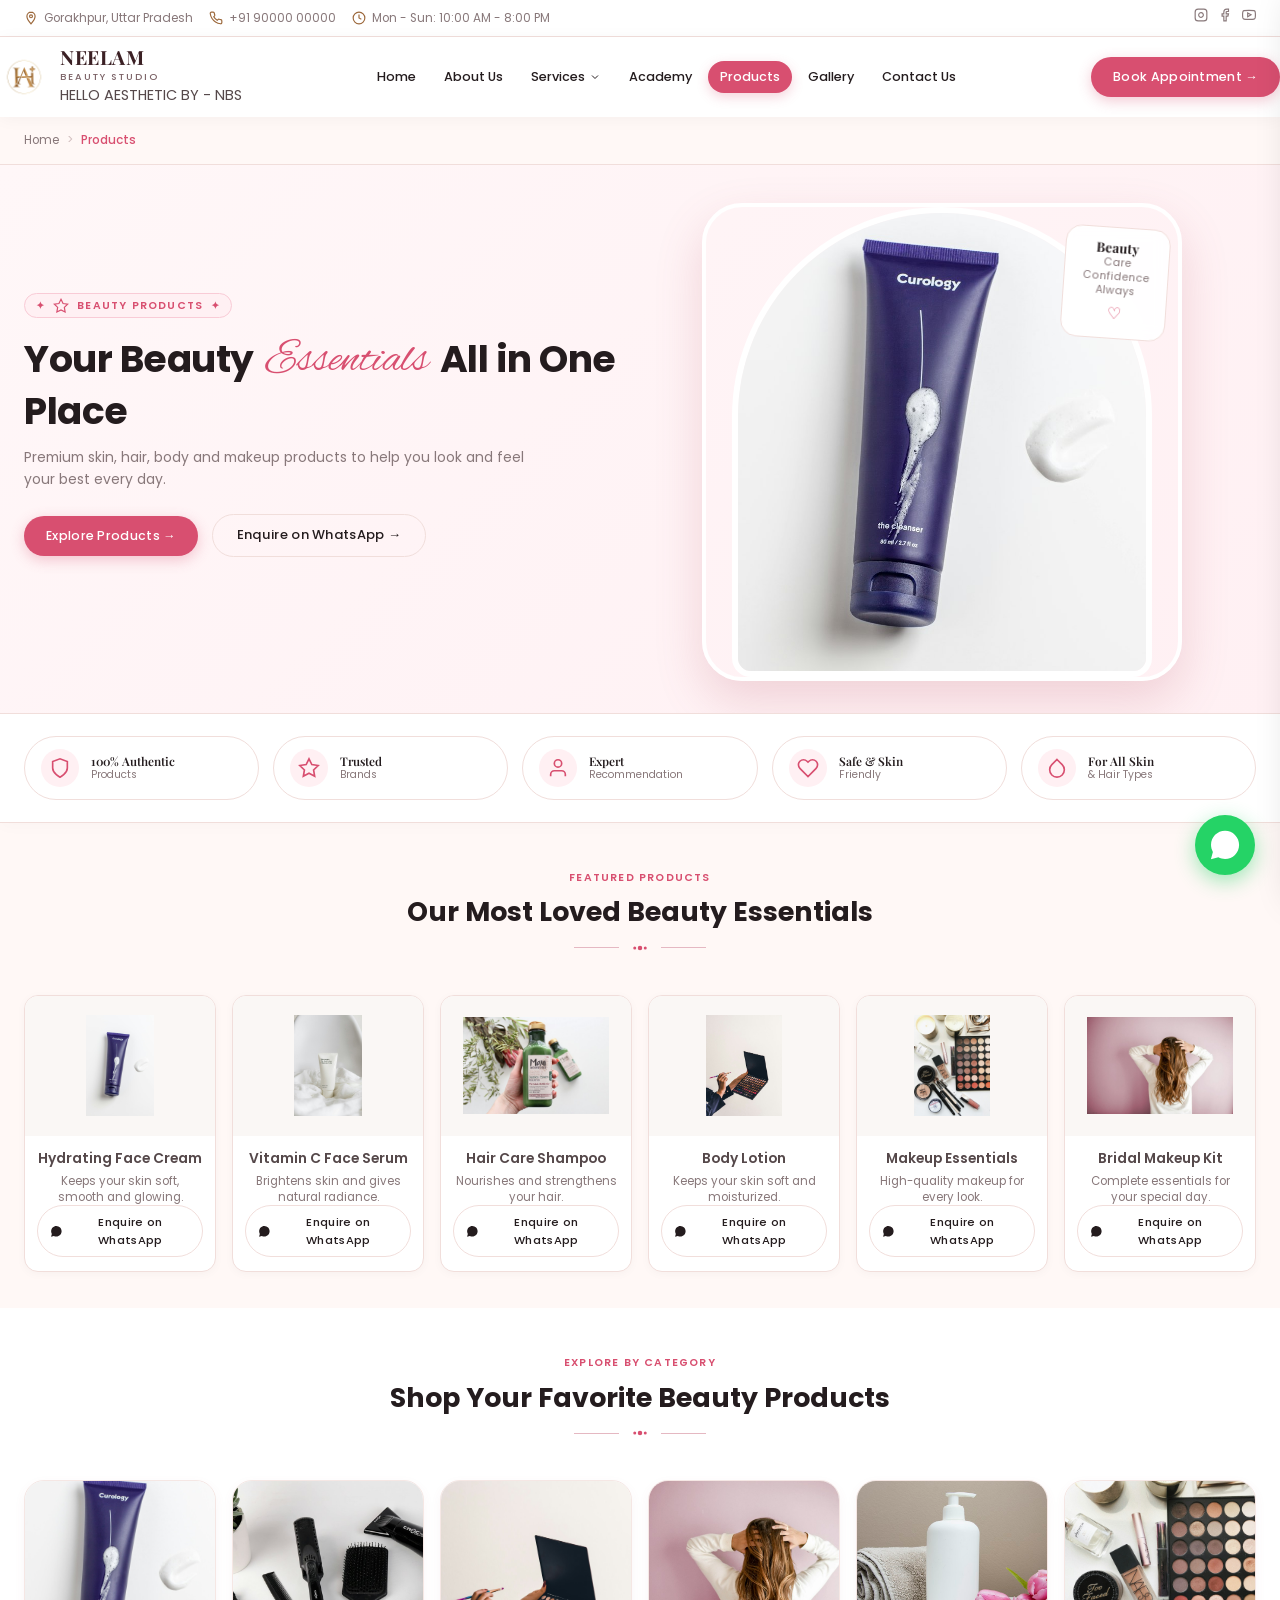
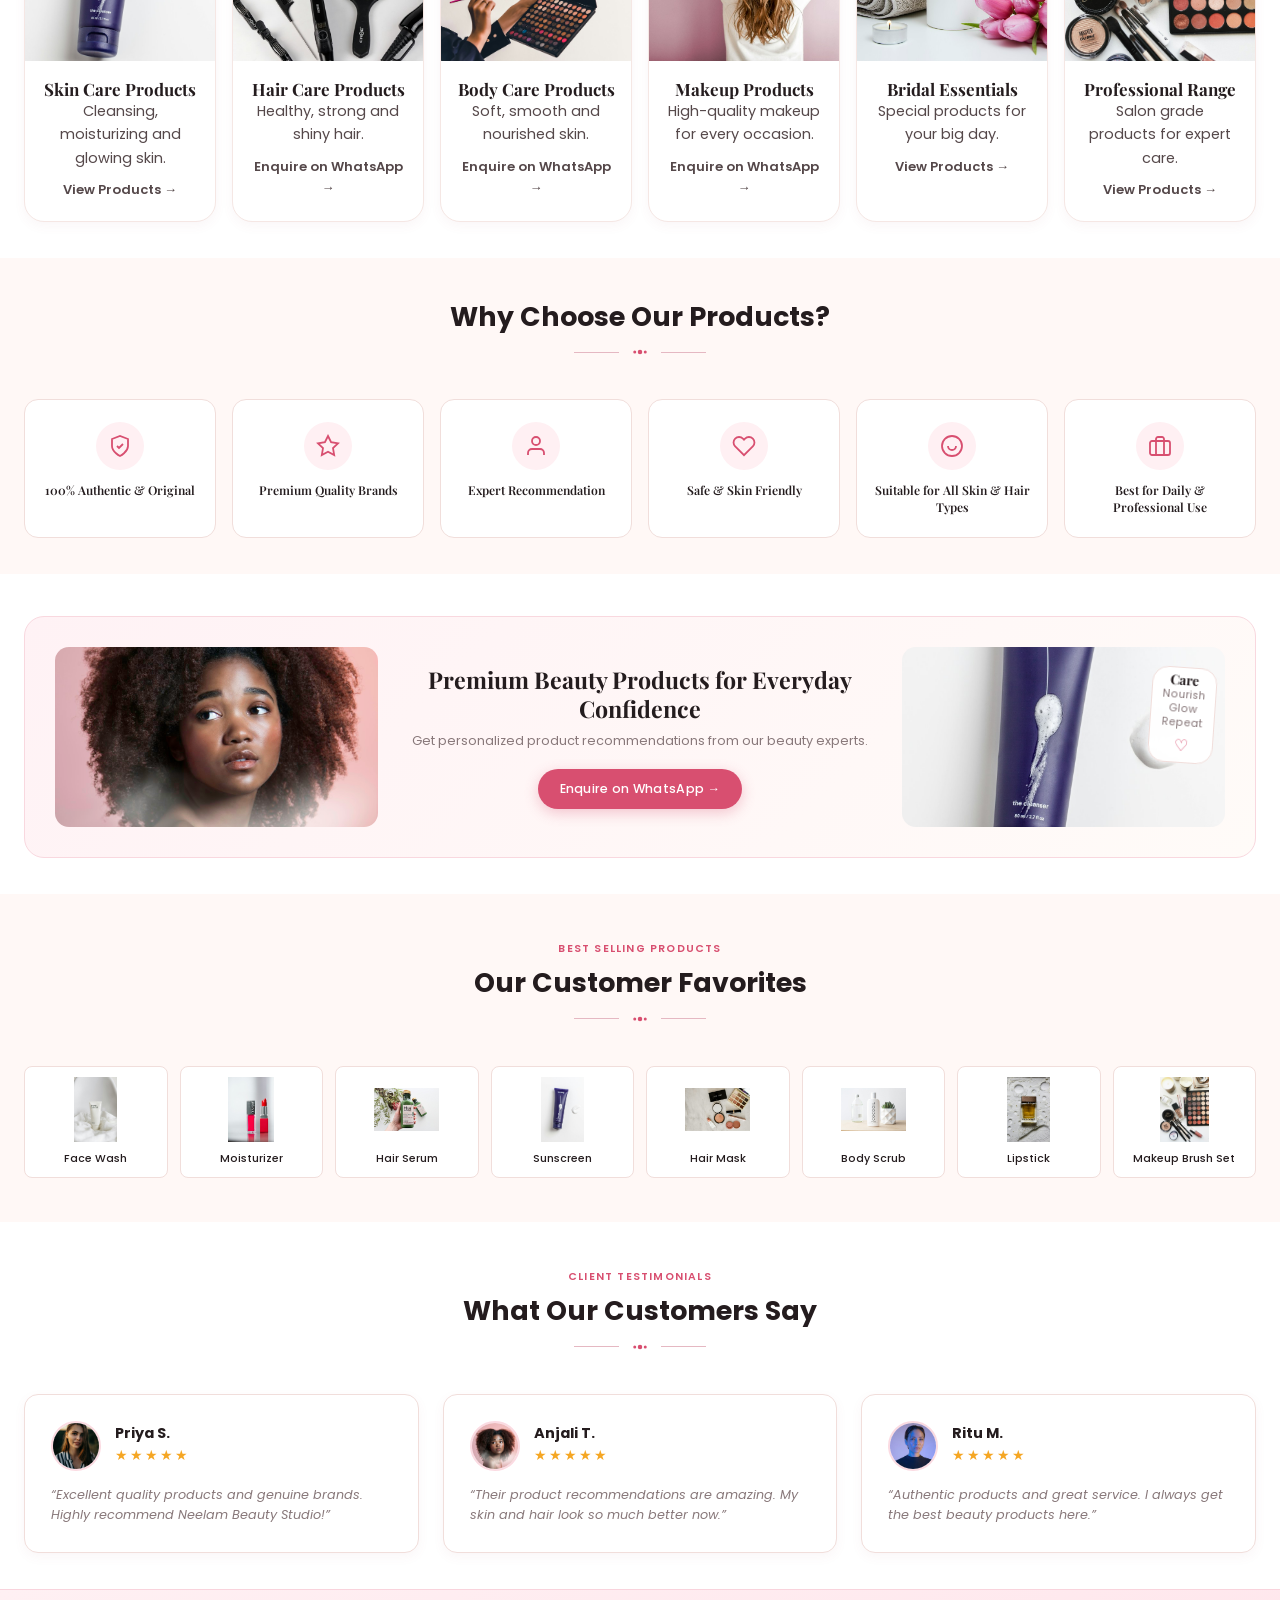
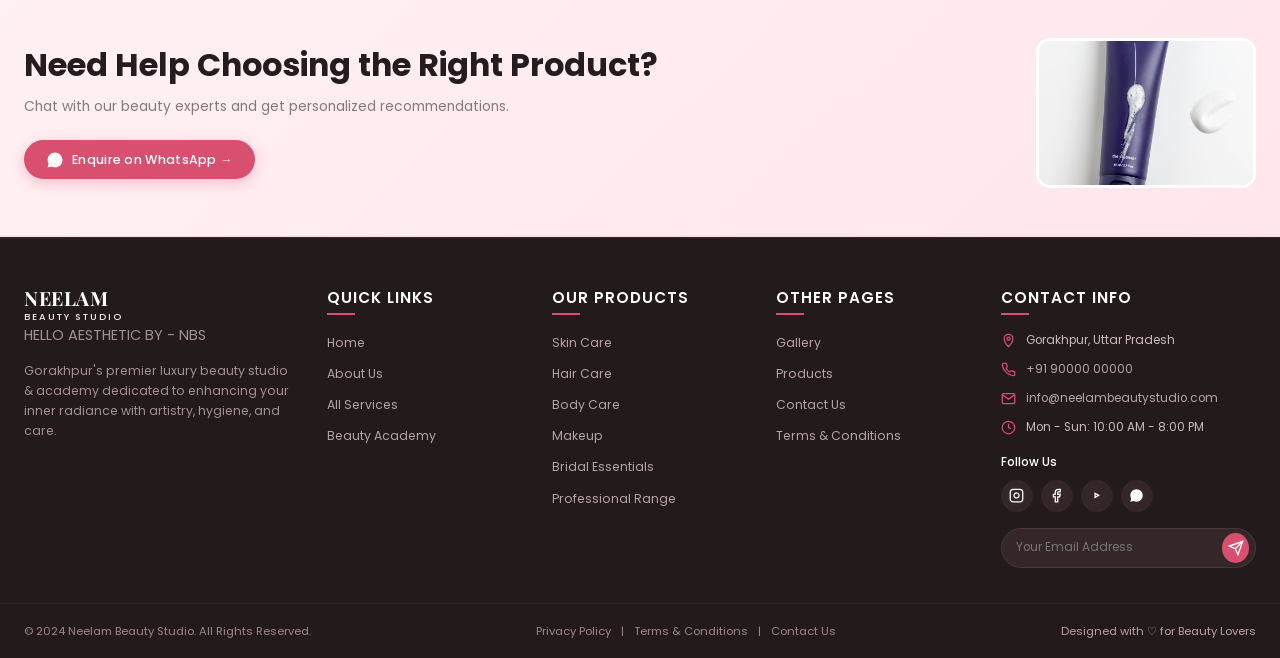
<file: products.html>
<!DOCTYPE html>
<html lang="en">
<head>
  <meta charset="UTF-8">
  <meta name="viewport" content="width=device-width, initial-scale=1.0">
  <title>Beauty Products | Neelam Beauty Studio - Authentic Skincare, Haircare & Makeup</title>
  <meta name="description" content="Shop 100% authentic beauty products at Neelam Beauty Studio Gorakhpur. Hydrating face creams, vitamin C serums, hair care, bridal kits and professional cosmetics.">
  <link rel="stylesheet" href="css/style.css">
  <link rel="preconnect" href="https://fonts.googleapis.com">
  <link rel="preconnect" href="https://fonts.gstatic.com" crossorigin>
  <link href="https://fonts.googleapis.com/css2?family=Alex+Brush&family=Playfair+Display:ital,wght@0,400;0,600;0,700;1,400;1,600&family=Poppins:wght@300;400;500;600;700&display=swap" rel="stylesheet">
</head>
<body>

  <!-- Top Announcement Bar -->
  <div class="top-bar">
    <div class="container top-bar-inner">
      <div class="top-bar-left">
        <div class="top-bar-item">
          <svg width="14" height="14" viewBox="0 0 24 24" fill="none" stroke="currentColor" stroke-width="2"><path d="M12 2C8.13 2 5 5.13 5 9c0 5.25 7 13 7 13s7-7.75 7-13c0-3.87-3.13-7-7-7z"/><circle cx="12" cy="9" r="2.5"/></svg>
          <span>Gorakhpur, Uttar Pradesh</span>
        </div>
        <div class="top-bar-item">
          <svg width="14" height="14" viewBox="0 0 24 24" fill="none" stroke="currentColor" stroke-width="2"><path d="M22 16.92v3a2 2 0 0 1-2.18 2 19.79 19.79 0 0 1-8.63-3.07 19.5 19.5 0 0 1-6-6 19.79 19.79 0 0 1-3.07-8.67A2 2 0 0 1 4.11 2h3a2 2 0 0 1 2 1.72 12.84 12.84 0 0 0 .7 2.81 2 2 0 0 1-.45 2.11L8.09 9.91a16 16 0 0 0 6 6l1.27-1.27a2 2 0 0 1 2.11-.45 12.84 12.84 0 0 0 2.81.7A2 2 0 0 1 22 16.92z"/></svg>
          <a href="tel:+919000000000">+91 90000 00000</a>
        </div>
        <div class="top-bar-item">
          <svg width="14" height="14" viewBox="0 0 24 24" fill="none" stroke="currentColor" stroke-width="2"><circle cx="12" cy="12" r="10"/><polyline points="12 6 12 12 16 14"/></svg>
          <span>Mon - Sun: 10:00 AM - 8:00 PM</span>
        </div>
      </div>
      <div class="top-bar-right">
        <div class="top-social-links">
          <a href="#" aria-label="Instagram"><svg width="14" height="14" viewBox="0 0 24 24" fill="none" stroke="currentColor" stroke-width="2"><rect x="2" y="2" width="20" height="20" rx="5" ry="5"/><path d="M16 11.37A4 4 0 1 1 12.63 8 4 4 0 0 1 16 11.37z"/><line x1="17.5" y1="6.5" x2="17.51" y2="6.5"/></svg></a>
          <a href="#" aria-label="Facebook"><svg width="14" height="14" viewBox="0 0 24 24" fill="none" stroke="currentColor" stroke-width="2"><path d="M18 2h-3a5 5 0 0 0-5 5v3H7v4h3v8h4v-8h3l1-4h-4V7a1 1 0 0 1 1-1h3z"/></svg></a>
          <a href="#" aria-label="YouTube"><svg width="14" height="14" viewBox="0 0 24 24" fill="none" stroke="currentColor" stroke-width="2"><path d="M22.54 6.42a2.78 2.78 0 0 0-1.94-2C18.88 4 12 4 12 4s-6.88 0-8.6.46a2.78 2.78 0 0 0-1.94 2A29 29 0 0 0 1 11.75a29 29 0 0 0 .46 5.33A2.78 2.78 0 0 0 3.4 19c1.72.46 8.6.46 8.6.46s6.88 0 8.6-.46a2.78 2.78 0 0 0 1.94-2 29 29 0 0 0 .46-5.25 29 29 0 0 0-.46-5.33z"/><polygon points="9.75 15.02 15.5 11.75 9.75 8.48 9.75 15.02"/></svg></a>
        </div>
        <a href="appointment.html" class="btn btn-secondary-solid btn-sm">Book Appointment &rarr;</a>
      </div>
    </div>
  </div>

  <!-- Main Luxury Header -->
  <header class="main-header">
    <div class="container header-inner">
      <a href="index.html" class="brand-logo">
        <img src="assets/images/logo.png" alt="Neelam Beauty Studio" class="brand-logo-img">
        <div class="brand-text">
          <span class="brand-title">NEELAM</span>
          <span class="brand-subtitle">BEAUTY STUDIO</span>
          <span class="brand-tagline">HELLO AESTHETIC BY - NBS</span>
        </div>
      </a>

      <nav class="main-nav">
        <ul class="nav-menu">
          <li class="nav-item"><a href="index.html" class="nav-link">Home</a></li>
          <li class="nav-item"><a href="about.html" class="nav-link">About Us</a></li>
          <li class="nav-item has-dropdown">
            <a href="services.html" class="nav-link">Services <svg width="12" height="12" viewBox="0 0 24 24" fill="none" stroke="currentColor" stroke-width="2"><polyline points="6 9 12 15 18 9"/></svg></a>
            <ul class="dropdown-menu">
              <li><a href="services.html">All Services Directory</a></li>
              <li><a href="bridal-makeup.html">Bridal Makeup & Video Shoot</a></li>
              <li><a href="skin-care.html">Skin Care & Hydra Laser</a></li>
              <li><a href="hair-body-care.html">Hair & Body Care Treatments</a></li>
              <li><a href="special-services.html">Special Beauty Services</a></li>
            </ul>
          </li>
          <li class="nav-item"><a href="beauty-academy.html" class="nav-link">Academy</a></li>
          <li class="nav-item"><a href="products.html" class="nav-link active">Products</a></li>
          <li class="nav-item"><a href="gallery.html" class="nav-link">Gallery</a></li>
          <li class="nav-item"><a href="contact.html" class="nav-link">Contact Us</a></li>
        </ul>
      </nav>

      <div class="header-right-action">
        <a href="appointment.html" class="btn btn-primary">Book Appointment &rarr;</a>
        <button class="mobile-nav-toggle" aria-label="Toggle navigation">
          <span></span><span></span><span></span>
        </button>
      </div>
    </div>
  </header>

  <!-- Mobile Drawer Navigation -->
  <div class="mobile-nav-drawer">
    <div class="mobile-nav-header">
      <div class="brand-text">
        <span class="brand-title">NEELAM</span>
        <span class="brand-subtitle">BEAUTY STUDIO</span>
      </div>
      <button class="mobile-nav-close" aria-label="Close menu">&times;</button>
    </div>
    <ul class="mobile-nav-list">
      <li><a href="index.html">Home</a></li>
      <li><a href="about.html">About Us</a></li>
      <li><a href="services.html">All Services</a></li>
      <li><a href="bridal-makeup.html">Bridal Makeup</a></li>
      <li><a href="skin-care.html">Skin Care</a></li>
      <li><a href="hair-body-care.html">Hair & Body Care</a></li>
      <li><a href="special-services.html">Special Beauty Services</a></li>
      <li><a href="beauty-academy.html">Beauty Academy</a></li>
      <li><a href="products.html" class="active">Products</a></li>
      <li><a href="gallery.html">Gallery</a></li>
      <li><a href="contact.html">Contact Us</a></li>
      <li><a href="blog.html">Blog</a></li>
      <li style="margin-top: 20px;"><a href="appointment.html" class="btn btn-primary" style="text-align: center; color: #fff;">Book Appointment</a></li>
    </ul>
  </div>

  <!-- Breadcrumbs -->
  <div class="breadcrumb-bar">
    <div class="container">
      <ul class="breadcrumb-list">
        <li><a href="index.html">Home</a></li>
        <li>Products</li>
      </ul>
    </div>
  </div>

  <!-- Hero Section -->
  <section class="page-hero">
    <div class="container hero-inner">
      <div class="hero-content">
        <div class="section-tag">
          <svg width="16" height="16" viewBox="0 0 24 24" fill="none" stroke="currentColor" stroke-width="1.8"><polygon points="12 2 15.09 8.26 22 9.27 17 14.14 18.18 21.02 12 17.77 5.82 21.02 7 14.14 2 9.27 8.91 8.26 12 2"/></svg>
          BEAUTY PRODUCTS
        </div>
        <h1>Your Beauty <span class="script-accent">Essentials</span> All in One Place</h1>
        <p>Premium skin, hair, body and makeup products to help you look and feel your best every day.</p>
        <div class="hero-actions">
          <a href="#featured-products" class="btn btn-primary">Explore Products &rarr;</a>
          <a href="https://wa.me/919000000000?text=Hello%20Neelam%20Beauty%20Studio%2C%20I%20would%20like%20to%20enquire%20about%20products" target="_blank" class="btn btn-outline">Enquire on WhatsApp &rarr;</a>
        </div>
      </div>
      <div class="hero-image-wrapper">
        <div class="hero-img-box">
          <img src="assets/images/banner-products.png" alt="Luxury Beauty Products Collection">
        </div>
        <div class="floating-script-badge top-right">
          <span class="badge-title">Beauty</span>
          <span class="badge-sub">Care</span>
          <span class="badge-sub">Confidence</span>
          <span class="badge-sub">Always</span>
          <span class="heart-icon">&#9825;</span>
        </div>
      </div>
    </div>
  </section>

  <!-- 5-Ribbon Features Bar -->
  <div class="features-ribbon">
    <div class="container ribbon-inner">
      <div class="ribbon-card">
        <div class="ribbon-icon">
          <svg width="22" height="22" viewBox="0 0 24 24" fill="none" stroke="currentColor" stroke-width="1.8"><path d="M12 22s8-4 8-10V5l-8-3-8 3v7c0 6 8 10 8 10z"/></svg>
        </div>
        <div class="ribbon-text">
          <h4>100% Authentic</h4>
          <p>Products</p>
        </div>
      </div>
      <div class="ribbon-card">
        <div class="ribbon-icon">
          <svg width="22" height="22" viewBox="0 0 24 24" fill="none" stroke="currentColor" stroke-width="1.8"><polygon points="12 2 15.09 8.26 22 9.27 17 14.14 18.18 21.02 12 17.77 5.82 21.02 7 14.14 2 9.27 8.91 8.26 12 2"/></svg>
        </div>
        <div class="ribbon-text">
          <h4>Trusted</h4>
          <p>Brands</p>
        </div>
      </div>
      <div class="ribbon-card">
        <div class="ribbon-icon">
          <svg width="22" height="22" viewBox="0 0 24 24" fill="none" stroke="currentColor" stroke-width="1.8"><path d="M20 21v-2a4 4 0 0 0-4-4H8a4 4 0 0 0-4 4v2"/><circle cx="12" cy="7" r="4"/></svg>
        </div>
        <div class="ribbon-text">
          <h4>Expert</h4>
          <p>Recommendation</p>
        </div>
      </div>
      <div class="ribbon-card">
        <div class="ribbon-icon">
          <svg width="22" height="22" viewBox="0 0 24 24" fill="none" stroke="currentColor" stroke-width="1.8"><path d="M20.84 4.61a5.5 5.5 0 0 0-7.78 0L12 5.67l-1.06-1.06a5.5 5.5 0 0 0-7.78 7.78l1.06 1.06L12 21.23l7.78-7.78 1.06-1.06a5.5 5.5 0 0 0 0-7.78z"/></svg>
        </div>
        <div class="ribbon-text">
          <h4>Safe & Skin</h4>
          <p>Friendly</p>
        </div>
      </div>
      <div class="ribbon-card">
        <div class="ribbon-icon">
          <svg width="22" height="22" viewBox="0 0 24 24" fill="none" stroke="currentColor" stroke-width="1.8"><path d="M12 2.69l5.66 5.66a8 8 0 1 1-11.31 0z"/></svg>
        </div>
        <div class="ribbon-text">
          <h4>For All Skin</h4>
          <p>& Hair Types</p>
        </div>
      </div>
    </div>
  </div>

  <!-- Featured Products Section -->
  <section class="section-padding bg-light" id="featured-products">
    <div class="container">
      <div class="section-heading text-center">
        <span class="sub-label">FEATURED PRODUCTS</span>
        <h2>Our Most Loved Beauty Essentials</h2>
        <div class="divider-ornament">
          <span></span><svg width="18" height="18" viewBox="0 0 24 24" fill="currentColor"><circle cx="12" cy="12" r="3"/><circle cx="5" cy="12" r="2"/><circle cx="19" cy="12" r="2"/></svg><span></span>
        </div>
      </div>

      <div class="cards-grid-6">
        <!-- Product 1 -->
        <div class="product-card">
          <div class="product-card-img">
            <img src="assets/images/prod-card-1.png" alt="Hydrating Face Cream">
          </div>
          <div class="product-card-body">
            <h3>Hydrating Face Cream</h3>
            <p>Keeps your skin soft, smooth and glowing.</p>
            <a href="https://wa.me/919000000000?text=I%20am%20interested%20in%20Hydrating%20Face%20Cream" target="_blank" class="btn btn-outline" style="font-size: 0.78rem; padding: 7px 12px; margin-top: auto;">
              <svg width="14" height="14" viewBox="0 0 24 24" fill="currentColor"><path d="M12.04 2c-5.46 0-9.91 4.45-9.91 9.91 0 1.75.46 3.45 1.32 4.95L2.05 22l5.25-1.38c1.45.79 3.08 1.21 4.74 1.21 5.46 0 9.91-4.45 9.91-9.91 0-2.65-1.03-5.14-2.9-7.01A9.816 9.816 0 0 0 12.04 2z"/></svg> Enquire on WhatsApp
            </a>
          </div>
        </div>

        <!-- Product 2 -->
        <div class="product-card">
          <div class="product-card-img">
            <img src="assets/images/prod-card-2.png" alt="Vitamin C Face Serum">
          </div>
          <div class="product-card-body">
            <h3>Vitamin C Face Serum</h3>
            <p>Brightens skin and gives natural radiance.</p>
            <a href="https://wa.me/919000000000?text=I%20am%20interested%20in%20Vitamin%20C%20Face%20Serum" target="_blank" class="btn btn-outline" style="font-size: 0.78rem; padding: 7px 12px; margin-top: auto;">
              <svg width="14" height="14" viewBox="0 0 24 24" fill="currentColor"><path d="M12.04 2c-5.46 0-9.91 4.45-9.91 9.91 0 1.75.46 3.45 1.32 4.95L2.05 22l5.25-1.38c1.45.79 3.08 1.21 4.74 1.21 5.46 0 9.91-4.45 9.91-9.91 0-2.65-1.03-5.14-2.9-7.01A9.816 9.816 0 0 0 12.04 2z"/></svg> Enquire on WhatsApp
            </a>
          </div>
        </div>

        <!-- Product 3 -->
        <div class="product-card">
          <div class="product-card-img">
            <img src="assets/images/prod-card-3.png" alt="Hair Care Shampoo">
          </div>
          <div class="product-card-body">
            <h3>Hair Care Shampoo</h3>
            <p>Nourishes and strengthens your hair.</p>
            <a href="https://wa.me/919000000000?text=I%20am%20interested%20in%20Hair%20Care%20Shampoo" target="_blank" class="btn btn-outline" style="font-size: 0.78rem; padding: 7px 12px; margin-top: auto;">
              <svg width="14" height="14" viewBox="0 0 24 24" fill="currentColor"><path d="M12.04 2c-5.46 0-9.91 4.45-9.91 9.91 0 1.75.46 3.45 1.32 4.95L2.05 22l5.25-1.38c1.45.79 3.08 1.21 4.74 1.21 5.46 0 9.91-4.45 9.91-9.91 0-2.65-1.03-5.14-2.9-7.01A9.816 9.816 0 0 0 12.04 2z"/></svg> Enquire on WhatsApp
            </a>
          </div>
        </div>

        <!-- Product 4 -->
        <div class="product-card">
          <div class="product-card-img">
            <img src="assets/images/prod-card-4.png" alt="Body Lotion">
          </div>
          <div class="product-card-body">
            <h3>Body Lotion</h3>
            <p>Keeps your skin soft and moisturized.</p>
            <a href="https://wa.me/919000000000?text=I%20am%20interested%20in%20Body%20Lotion" target="_blank" class="btn btn-outline" style="font-size: 0.78rem; padding: 7px 12px; margin-top: auto;">
              <svg width="14" height="14" viewBox="0 0 24 24" fill="currentColor"><path d="M12.04 2c-5.46 0-9.91 4.45-9.91 9.91 0 1.75.46 3.45 1.32 4.95L2.05 22l5.25-1.38c1.45.79 3.08 1.21 4.74 1.21 5.46 0 9.91-4.45 9.91-9.91 0-2.65-1.03-5.14-2.9-7.01A9.816 9.816 0 0 0 12.04 2z"/></svg> Enquire on WhatsApp
            </a>
          </div>
        </div>

        <!-- Product 5 -->
        <div class="product-card">
          <div class="product-card-img">
            <img src="assets/images/prod-card-5.png" alt="Makeup Essentials">
          </div>
          <div class="product-card-body">
            <h3>Makeup Essentials</h3>
            <p>High-quality makeup for every look.</p>
            <a href="https://wa.me/919000000000?text=I%20am%20interested%20in%20Makeup%20Essentials" target="_blank" class="btn btn-outline" style="font-size: 0.78rem; padding: 7px 12px; margin-top: auto;">
              <svg width="14" height="14" viewBox="0 0 24 24" fill="currentColor"><path d="M12.04 2c-5.46 0-9.91 4.45-9.91 9.91 0 1.75.46 3.45 1.32 4.95L2.05 22l5.25-1.38c1.45.79 3.08 1.21 4.74 1.21 5.46 0 9.91-4.45 9.91-9.91 0-2.65-1.03-5.14-2.9-7.01A9.816 9.816 0 0 0 12.04 2z"/></svg> Enquire on WhatsApp
            </a>
          </div>
        </div>

        <!-- Product 6 -->
        <div class="product-card">
          <div class="product-card-img">
            <img src="assets/images/prod-card-6.png" alt="Bridal Makeup Kit">
          </div>
          <div class="product-card-body">
            <h3>Bridal Makeup Kit</h3>
            <p>Complete essentials for your special day.</p>
            <a href="https://wa.me/919000000000?text=I%20am%20interested%20in%20Bridal%20Makeup%20Kit" target="_blank" class="btn btn-outline" style="font-size: 0.78rem; padding: 7px 12px; margin-top: auto;">
              <svg width="14" height="14" viewBox="0 0 24 24" fill="currentColor"><path d="M12.04 2c-5.46 0-9.91 4.45-9.91 9.91 0 1.75.46 3.45 1.32 4.95L2.05 22l5.25-1.38c1.45.79 3.08 1.21 4.74 1.21 5.46 0 9.91-4.45 9.91-9.91 0-2.65-1.03-5.14-2.9-7.01A9.816 9.816 0 0 0 12.04 2z"/></svg> Enquire on WhatsApp
            </a>
          </div>
        </div>
      </div>
    </div>
  </section>

  <!-- Explore by Category Section -->
  <section class="section-padding bg-white">
    <div class="container">
      <div class="section-heading text-center">
        <span class="sub-label">EXPLORE BY CATEGORY</span>
        <h2>Shop Your Favorite Beauty Products</h2>
        <div class="divider-ornament">
          <span></span><svg width="18" height="18" viewBox="0 0 24 24" fill="currentColor"><circle cx="12" cy="12" r="3"/><circle cx="5" cy="12" r="2"/><circle cx="19" cy="12" r="2"/></svg><span></span>
        </div>
      </div>

      <div class="cards-grid-6">
        <!-- Category 1 -->
        <div class="service-card">
          <div class="service-card-img">
            <img src="assets/images/cat-1.png" alt="Skin Care Products">
          </div>
          <div class="service-card-body">
            <h3>Skin Care Products</h3>
            <p>Cleansing, moisturizing and glowing skin.</p>
            <a href="skin-care.html" class="service-card-link">View Products &rarr;</a>
          </div>
        </div>

        <!-- Category 2 -->
        <div class="service-card">
          <div class="service-card-img">
            <img src="assets/images/cat-2.png" alt="Hair Care Products">
          </div>
          <div class="service-card-body">
            <h3>Hair Care Products</h3>
            <p>Healthy, strong and shiny hair.</p>
            <a href="https://wa.me/919000000000?text=Hair%20Care%20Products%20Enquiry" class="service-card-link">Enquire on WhatsApp &rarr;</a>
          </div>
        </div>

        <!-- Category 3 -->
        <div class="service-card">
          <div class="service-card-img">
            <img src="assets/images/cat-3.png" alt="Body Care Products">
          </div>
          <div class="service-card-body">
            <h3>Body Care Products</h3>
            <p>Soft, smooth and nourished skin.</p>
            <a href="https://wa.me/919000000000?text=Body%20Care%20Products%20Enquiry" class="service-card-link">Enquire on WhatsApp &rarr;</a>
          </div>
        </div>

        <!-- Category 4 -->
        <div class="service-card">
          <div class="service-card-img">
            <img src="assets/images/cat-4.png" alt="Makeup Products">
          </div>
          <div class="service-card-body">
            <h3>Makeup Products</h3>
            <p>High-quality makeup for every occasion.</p>
            <a href="https://wa.me/919000000000?text=Makeup%20Products%20Enquiry" class="service-card-link">Enquire on WhatsApp &rarr;</a>
          </div>
        </div>

        <!-- Category 5 -->
        <div class="service-card">
          <div class="service-card-img">
            <img src="assets/images/cat-5.png" alt="Bridal Essentials">
          </div>
          <div class="service-card-body">
            <h3>Bridal Essentials</h3>
            <p>Special products for your big day.</p>
            <a href="bridal-makeup.html" class="service-card-link">View Products &rarr;</a>
          </div>
        </div>

        <!-- Category 6 -->
        <div class="service-card">
          <div class="service-card-img">
            <img src="assets/images/cat-6.png" alt="Professional Range">
          </div>
          <div class="service-card-body">
            <h3>Professional Range</h3>
            <p>Salon grade products for expert care.</p>
            <a href="services.html" class="service-card-link">View Products &rarr;</a>
          </div>
        </div>
      </div>
    </div>
  </section>

  <!-- Why Choose Our Products? (6 Cards) -->
  <section class="section-padding bg-light">
    <div class="container">
      <div class="section-heading text-center">
        <h2>Why Choose Our Products?</h2>
        <div class="divider-ornament">
          <span></span><svg width="18" height="18" viewBox="0 0 24 24" fill="currentColor"><circle cx="12" cy="12" r="3"/><circle cx="5" cy="12" r="2"/><circle cx="19" cy="12" r="2"/></svg><span></span>
        </div>
      </div>

      <div class="cards-grid-6">
        <div class="benefit-card">
          <div class="benefit-icon">
            <svg width="24" height="24" viewBox="0 0 24 24" fill="none" stroke="currentColor" stroke-width="1.8"><path d="M12 22s8-4 8-10V5l-8-3-8 3v7c0 6 8 10 8 10z"/><polyline points="9 12 11 14 15 10"/></svg>
          </div>
          <h4>100% Authentic & Original</h4>
        </div>
        <div class="benefit-card">
          <div class="benefit-icon">
            <svg width="24" height="24" viewBox="0 0 24 24" fill="none" stroke="currentColor" stroke-width="1.8"><polygon points="12 2 15.09 8.26 22 9.27 17 14.14 18.18 21.02 12 17.77 5.82 21.02 7 14.14 2 9.27 8.91 8.26 12 2"/></svg>
          </div>
          <h4>Premium Quality Brands</h4>
        </div>
        <div class="benefit-card">
          <div class="benefit-icon">
            <svg width="24" height="24" viewBox="0 0 24 24" fill="none" stroke="currentColor" stroke-width="1.8"><path d="M20 21v-2a4 4 0 0 0-4-4H8a4 4 0 0 0-4 4v2"/><circle cx="12" cy="7" r="4"/></svg>
          </div>
          <h4>Expert Recommendation</h4>
        </div>
        <div class="benefit-card">
          <div class="benefit-icon">
            <svg width="24" height="24" viewBox="0 0 24 24" fill="none" stroke="currentColor" stroke-width="1.8"><path d="M20.84 4.61a5.5 5.5 0 0 0-7.78 0L12 5.67l-1.06-1.06a5.5 5.5 0 0 0-7.78 7.78l1.06 1.06L12 21.23l7.78-7.78 1.06-1.06a5.5 5.5 0 0 0 0-7.78z"/></svg>
          </div>
          <h4>Safe & Skin Friendly</h4>
        </div>
        <div class="benefit-card">
          <div class="benefit-icon">
            <svg width="24" height="24" viewBox="0 0 24 24" fill="none" stroke="currentColor" stroke-width="1.8"><circle cx="12" cy="12" r="10"/><path d="M8 12a4 4 0 0 0 8 0"/></svg>
          </div>
          <h4>Suitable for All Skin & Hair Types</h4>
        </div>
        <div class="benefit-card">
          <div class="benefit-icon">
            <svg width="24" height="24" viewBox="0 0 24 24" fill="none" stroke="currentColor" stroke-width="1.8"><rect x="2" y="7" width="20" height="14" rx="2" ry="2"/><path d="M16 21V5a2 2 0 0 0-2-2h-4a2 2 0 0 0-2 2v16"/></svg>
          </div>
          <h4>Best for Daily & Professional Use</h4>
        </div>
      </div>
    </div>
  </section>

  <!-- Middle Banner: Everyday Confidence -->
  <section class="section-padding bg-white" style="padding: 40px 0;">
    <div class="container">
      <div style="background: linear-gradient(135deg, #fff2f5 0%, #fffbf8 100%); border-radius: var(--radius-lg); border: 1px solid #f9d8df; padding: 30px; display: grid; grid-template-columns: 1fr 1.5fr 1fr; align-items: center; gap: 20px;">
        <div style="border-radius: var(--radius-md); overflow: hidden; height: 180px;">
          <img src="assets/images/prod-mid-model.png" alt="Flawless Skin" style="width: 100%; height: 100%; object-fit: cover;">
        </div>
        <div class="text-center">
          <h2 style="font-size: 1.6rem; margin-bottom: 8px;">Premium Beauty Products for Everyday Confidence</h2>
          <p style="font-size: 0.88rem; color: var(--color-text-muted); margin-bottom: 18px;">Get personalized product recommendations from our beauty experts.</p>
          <a href="https://wa.me/919000000000?text=Product%20Consultation%20Request" target="_blank" class="btn btn-primary">Enquire on WhatsApp &rarr;</a>
        </div>
        <div style="border-radius: var(--radius-md); overflow: hidden; height: 180px; position: relative;">
          <img src="assets/images/prod-mid-bottles.png" alt="Cosmetic Jars" style="width: 100%; height: 100%; object-fit: cover;">
          <div class="floating-script-badge top-right" style="font-size: 0.75rem; padding: 4px 10px;">
            <span class="badge-title">Care</span>
            <span class="badge-sub">Nourish</span>
            <span class="badge-sub">Glow</span>
            <span class="badge-sub">Repeat</span>
            <span class="heart-icon">&#9825;</span>
          </div>
        </div>
      </div>
    </div>
  </section>

  <!-- Best Selling Products (8 Items Strip) -->
  <section class="section-padding bg-light">
    <div class="container">
      <div class="section-heading text-center">
        <span class="sub-label">BEST SELLING PRODUCTS</span>
        <h2>Our Customer Favorites</h2>
        <div class="divider-ornament">
          <span></span><svg width="18" height="18" viewBox="0 0 24 24" fill="currentColor"><circle cx="12" cy="12" r="3"/><circle cx="5" cy="12" r="2"/><circle cx="19" cy="12" r="2"/></svg><span></span>
        </div>
      </div>

      <div class="best-sellers-strip">
        <div class="mini-product-item">
          <img src="assets/images/bs-1.png" alt="Face Wash">
          <span>Face Wash</span>
        </div>
        <div class="mini-product-item">
          <img src="assets/images/bs-2.png" alt="Moisturizer">
          <span>Moisturizer</span>
        </div>
        <div class="mini-product-item">
          <img src="assets/images/bs-3.png" alt="Hair Serum">
          <span>Hair Serum</span>
        </div>
        <div class="mini-product-item">
          <img src="assets/images/bs-4.png" alt="Sunscreen">
          <span>Sunscreen</span>
        </div>
        <div class="mini-product-item">
          <img src="assets/images/bs-5.png" alt="Hair Mask">
          <span>Hair Mask</span>
        </div>
        <div class="mini-product-item">
          <img src="assets/images/bs-6.png" alt="Body Scrub">
          <span>Body Scrub</span>
        </div>
        <div class="mini-product-item">
          <img src="assets/images/bs-7.png" alt="Lipstick">
          <span>Lipstick</span>
        </div>
        <div class="mini-product-item">
          <img src="assets/images/bs-8.png" alt="Makeup Brush Set">
          <span>Makeup Brush Set</span>
        </div>
      </div>
    </div>
  </section>

  <!-- Client Testimonials -->
  <section class="section-padding bg-white">
    <div class="container">
      <div class="section-heading text-center">
        <span class="sub-label">CLIENT TESTIMONIALS</span>
        <h2>What Our Customers Say</h2>
        <div class="divider-ornament">
          <span></span><svg width="18" height="18" viewBox="0 0 24 24" fill="currentColor"><circle cx="12" cy="12" r="3"/><circle cx="5" cy="12" r="2"/><circle cx="19" cy="12" r="2"/></svg><span></span>
        </div>
      </div>

      <div class="testimonials-grid">
        <!-- Testimonial 1 -->
        <div class="testimonial-card">
          <div class="testimonial-header">
            <img src="assets/images/avatar-priya.png" alt="Priya S." class="testimonial-avatar">
            <div class="testimonial-meta">
              <h4>Priya S.</h4>
              <div class="star-rating">&#9733;&#9733;&#9733;&#9733;&#9733;</div>
            </div>
          </div>
          <p class="testimonial-quote">&ldquo;Excellent quality products and genuine brands. Highly recommend Neelam Beauty Studio!&rdquo;</p>
        </div>

        <!-- Testimonial 2 -->
        <div class="testimonial-card">
          <div class="testimonial-header">
            <img src="assets/images/avatar-anjali.png" alt="Anjali T." class="testimonial-avatar">
            <div class="testimonial-meta">
              <h4>Anjali T.</h4>
              <div class="star-rating">&#9733;&#9733;&#9733;&#9733;&#9733;</div>
            </div>
          </div>
          <p class="testimonial-quote">&ldquo;Their product recommendations are amazing. My skin and hair look so much better now.&rdquo;</p>
        </div>

        <!-- Testimonial 3 -->
        <div class="testimonial-card">
          <div class="testimonial-header">
            <img src="assets/images/avatar-ritu.png" alt="Ritu M." class="testimonial-avatar">
            <div class="testimonial-meta">
              <h4>Ritu M.</h4>
              <div class="star-rating">&#9733;&#9733;&#9733;&#9733;&#9733;</div>
            </div>
          </div>
          <p class="testimonial-quote">&ldquo;Authentic products and great service. I always get the best beauty products here.&rdquo;</p>
        </div>
      </div>
    </div>
  </section>

  <!-- CTA Banner -->
  <section class="cta-banner" style="margin-bottom: 0;">
    <div class="container">
      <div class="cta-banner-inner">
        <div class="cta-content">
          <h2>Need Help Choosing the Right Product?</h2>
          <p>Chat with our beauty experts and get personalized recommendations.</p>
          <a href="https://wa.me/919000000000?text=I%20need%20help%20choosing%20the%20right%20product" target="_blank" class="btn btn-primary btn-lg">
            <svg width="18" height="18" viewBox="0 0 24 24" fill="currentColor"><path d="M12.04 2c-5.46 0-9.91 4.45-9.91 9.91 0 1.75.46 3.45 1.32 4.95L2.05 22l5.25-1.38c1.45.79 3.08 1.21 4.74 1.21 5.46 0 9.91-4.45 9.91-9.91 0-2.65-1.03-5.14-2.9-7.01A9.816 9.816 0 0 0 12.04 2z"/></svg> Enquire on WhatsApp &rarr;
          </a>
        </div>
        <div class="cta-badge-wrapper">
          <img src="assets/images/banner-products.png" alt="Beauty Cosmetics Collection">
        </div>
      </div>
    </div>
  </section>

  <!-- Footer -->
  <footer class="main-footer">
    <div class="container footer-main-grid">
      <div class="footer-col brand-col">
        <div class="brand-text light">
          <span class="brand-title">NEELAM</span>
          <span class="brand-subtitle">BEAUTY STUDIO</span>
          <span class="brand-tagline">HELLO AESTHETIC BY - NBS</span>
        </div>
        <p class="footer-desc">Gorakhpur's premier luxury beauty studio & academy dedicated to enhancing your inner radiance with artistry, hygiene, and care.</p>
      </div>

      <div class="footer-col">
        <h4>Quick Links</h4>
        <ul class="footer-links">
          <li><a href="index.html">Home</a></li>
          <li><a href="about.html">About Us</a></li>
          <li><a href="services.html">All Services</a></li>
          <li><a href="beauty-academy.html">Beauty Academy</a></li>
        </ul>
      </div>

      <div class="footer-col">
        <h4>Our Products</h4>
        <ul class="footer-links">
          <li><a href="products.html">Skin Care</a></li>
          <li><a href="products.html">Hair Care</a></li>
          <li><a href="products.html">Body Care</a></li>
          <li><a href="products.html">Makeup</a></li>
          <li><a href="products.html">Bridal Essentials</a></li>
          <li><a href="products.html">Professional Range</a></li>
        </ul>
      </div>

      <div class="footer-col">
        <h4>Other Pages</h4>
        <ul class="footer-links">
          <li><a href="gallery.html">Gallery</a></li>
          <li><a href="products.html">Products</a></li>
          <li><a href="contact.html">Contact Us</a></li>
          <li><a href="contact.html">Terms & Conditions</a></li>
        </ul>
      </div>

      <div class="footer-col contact-col">
        <h4>Contact Info</h4>
        <ul class="footer-contact-list">
          <li><svg width="15" height="15" viewBox="0 0 24 24" fill="none" stroke="currentColor" stroke-width="2"><path d="M12 2C8.13 2 5 5.13 5 9c0 5.25 7 13 7 13s7-7.75 7-13c0-3.87-3.13-7-7-7z"/><circle cx="12" cy="9" r="2.5"/></svg><span>Gorakhpur, Uttar Pradesh</span></li>
          <li><svg width="15" height="15" viewBox="0 0 24 24" fill="none" stroke="currentColor" stroke-width="2"><path d="M22 16.92v3a2 2 0 0 1-2.18 2 19.79 19.79 0 0 1-8.63-3.07 19.5 19.5 0 0 1-6-6 19.79 19.79 0 0 1-3.07-8.67A2 2 0 0 1 4.11 2h3a2 2 0 0 1 2 1.72 12.84 12.84 0 0 0 .7 2.81 2 2 0 0 1-.45 2.11L8.09 9.91a16 16 0 0 0 6 6l1.27-1.27a2 2 0 0 1 2.11-.45 12.84 12.84 0 0 0 2.81.7A2 2 0 0 1 22 16.92z"/></svg><a href="tel:+919000000000">+91 90000 00000</a></li>
          <li><svg width="15" height="15" viewBox="0 0 24 24" fill="none" stroke="currentColor" stroke-width="2"><path d="M4 4h16c1.1 0 2 .9 2 2v12c0 1.1-.9 2-2 2H4c-1.1 0-2-.9-2-2V6c0-1.1.9-2 2-2z"/><polyline points="22,6 12,13 2,6"/></svg><a href="mailto:info@neelambeautystudio.com">info@neelambeautystudio.com</a></li>
          <li><svg width="15" height="15" viewBox="0 0 24 24" fill="none" stroke="currentColor" stroke-width="2"><circle cx="12" cy="12" r="10"/><polyline points="12 6 12 12 16 14"/></svg><span>Mon - Sun: 10:00 AM - 8:00 PM</span></li>
        </ul>

        <div class="footer-social-wrap">
          <p class="follow-label">Follow Us</p>
          <div class="footer-social-icons">
            <a href="#" class="social-circle ig"><svg width="15" height="15" viewBox="0 0 24 24" fill="none" stroke="currentColor" stroke-width="2"><rect x="2" y="2" width="20" height="20" rx="5" ry="5"/><path d="M16 11.37A4 4 0 1 1 12.63 8 4 4 0 0 1 16 11.37z"/></svg></a>
            <a href="#" class="social-circle fb"><svg width="15" height="15" viewBox="0 0 24 24" fill="none" stroke="currentColor" stroke-width="2"><path d="M18 2h-3a5 5 0 0 0-5 5v3H7v4h3v8h4v-8h3l1-4h-4V7a1 1 0 0 1 1-1h3z"/></svg></a>
            <a href="#" class="social-circle yt"><svg width="15" height="15" viewBox="0 0 24 24" fill="none" stroke="currentColor" stroke-width="2"><polygon points="9.75 15.02 15.5 11.75 9.75 8.48 9.75 15.02"/></svg></a>
            <a href="https://wa.me/919000000000" target="_blank" class="social-circle wa"><svg width="15" height="15" viewBox="0 0 24 24" fill="currentColor"><path d="M12.04 2c-5.46 0-9.91 4.45-9.91 9.91 0 1.75.46 3.45 1.32 4.95L2.05 22l5.25-1.38c1.45.79 3.08 1.21 4.74 1.21 5.46 0 9.91-4.45 9.91-9.91 0-2.65-1.03-5.14-2.9-7.01A9.816 9.816 0 0 0 12.04 2z"/></svg></a>
          </div>
        </div>

        <form class="footer-newsletter">
          <input type="email" placeholder="Your Email Address" required>
          <button type="submit" aria-label="Subscribe"><svg width="16" height="16" viewBox="0 0 24 24" fill="none" stroke="currentColor" stroke-width="2"><line x1="22" y1="2" x2="11" y2="13"/><polygon points="22 2 15 22 11 13 2 9 22 2"/></svg></button>
        </form>
      </div>
    </div>

    <div class="footer-bottom-bar">
      <div class="container footer-bottom-inner">
        <p>&copy; 2024 Neelam Beauty Studio. All Rights Reserved.</p>
        <div class="footer-bottom-links">
          <a href="#">Privacy Policy</a>
          <span>|</span>
          <a href="#">Terms & Conditions</a>
          <span>|</span>
          <a href="contact.html">Contact Us</a>
        </div>
        <p class="designed-by">Designed with &#9825; for Beauty Lovers</p>
      </div>
    </div>
  </footer>

  <!-- Floating WhatsApp CTA -->
  <a href="https://wa.me/919000000000?text=Hello%20Neelam%20Beauty%20Studio%2C%20I%20would%20like%20to%20enquire%20about%20Products" target="_blank" class="floating-whatsapp" aria-label="Chat on WhatsApp">
    <svg width="34" height="34" viewBox="0 0 24 24" fill="#ffffff"><path d="M12.04 2c-5.46 0-9.91 4.45-9.91 9.91 0 1.75.46 3.45 1.32 4.95L2.05 22l5.25-1.38c1.45.79 3.08 1.21 4.74 1.21 5.46 0 9.91-4.45 9.91-9.91 0-2.65-1.03-5.14-2.9-7.01A9.816 9.816 0 0 0 12.04 2z"/></svg>
  </a>

  <script src="js/main.js"></script>
</body>
</html>
</file>
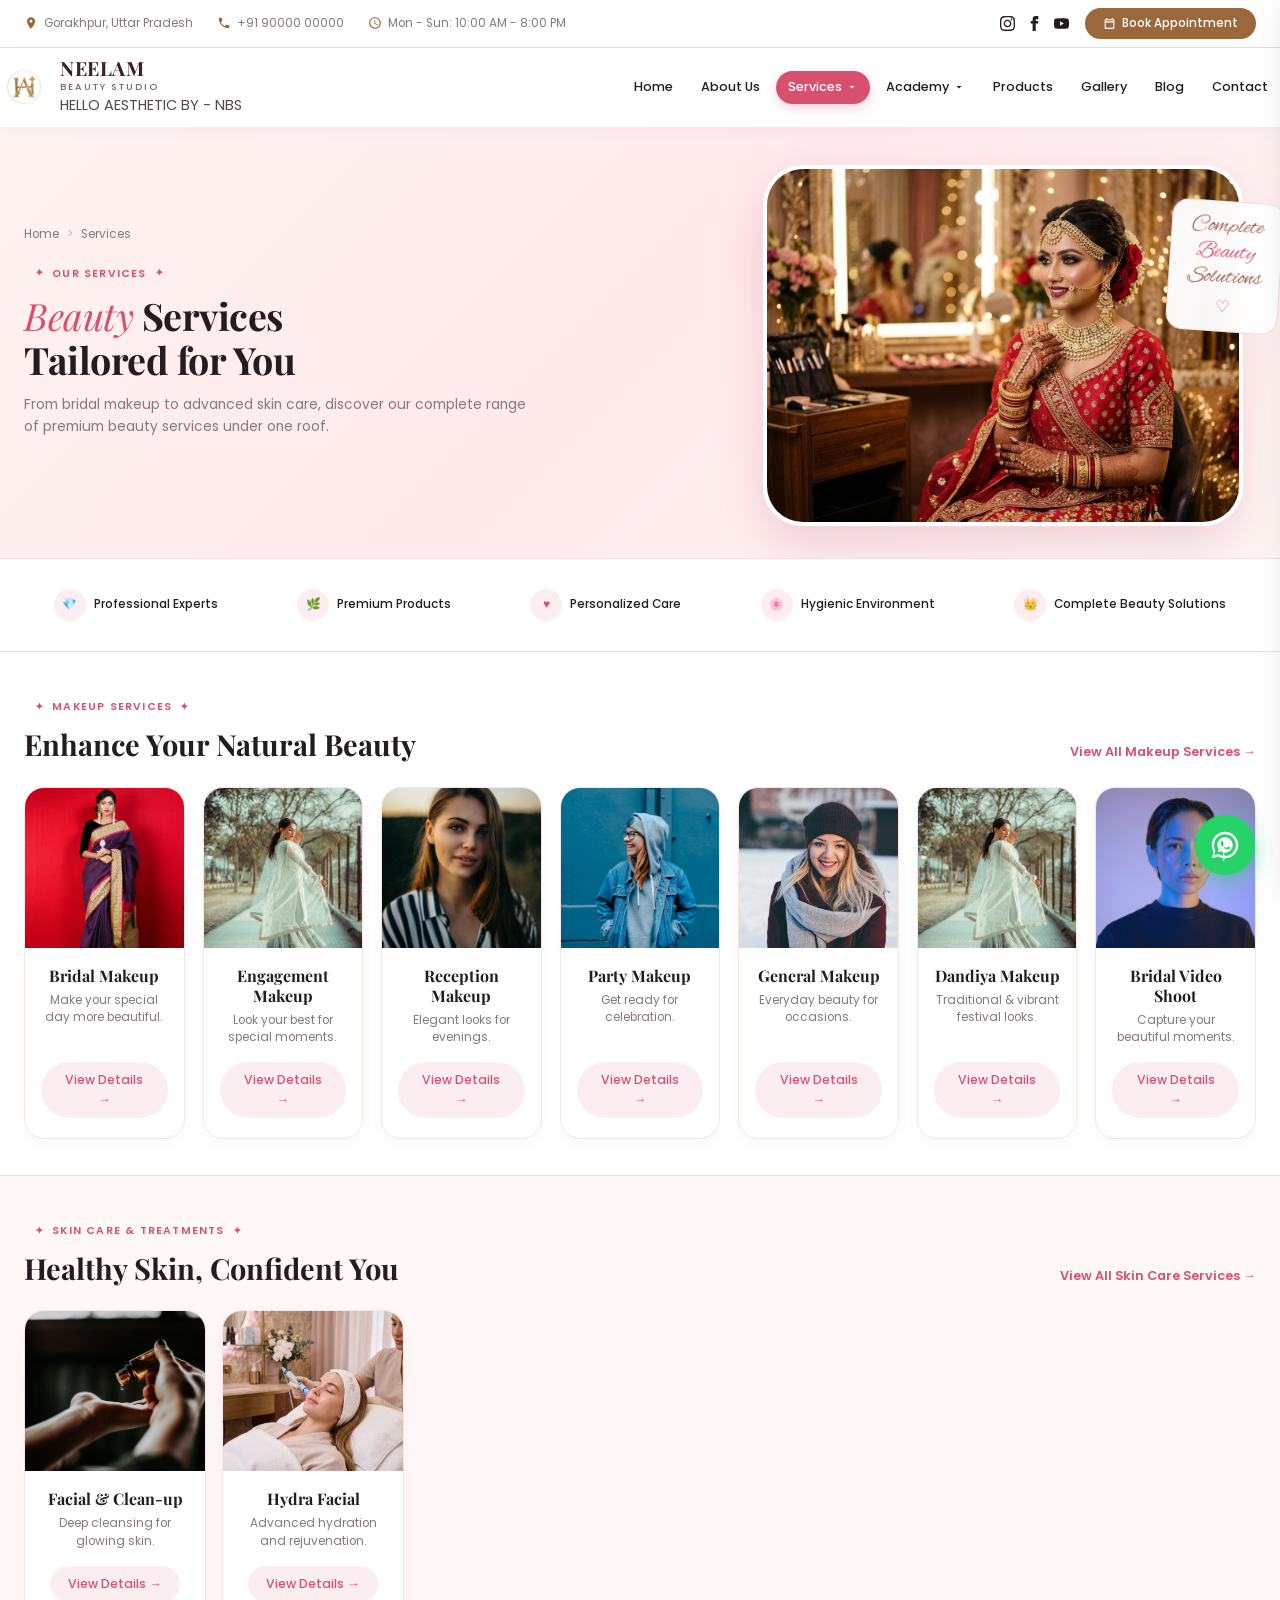
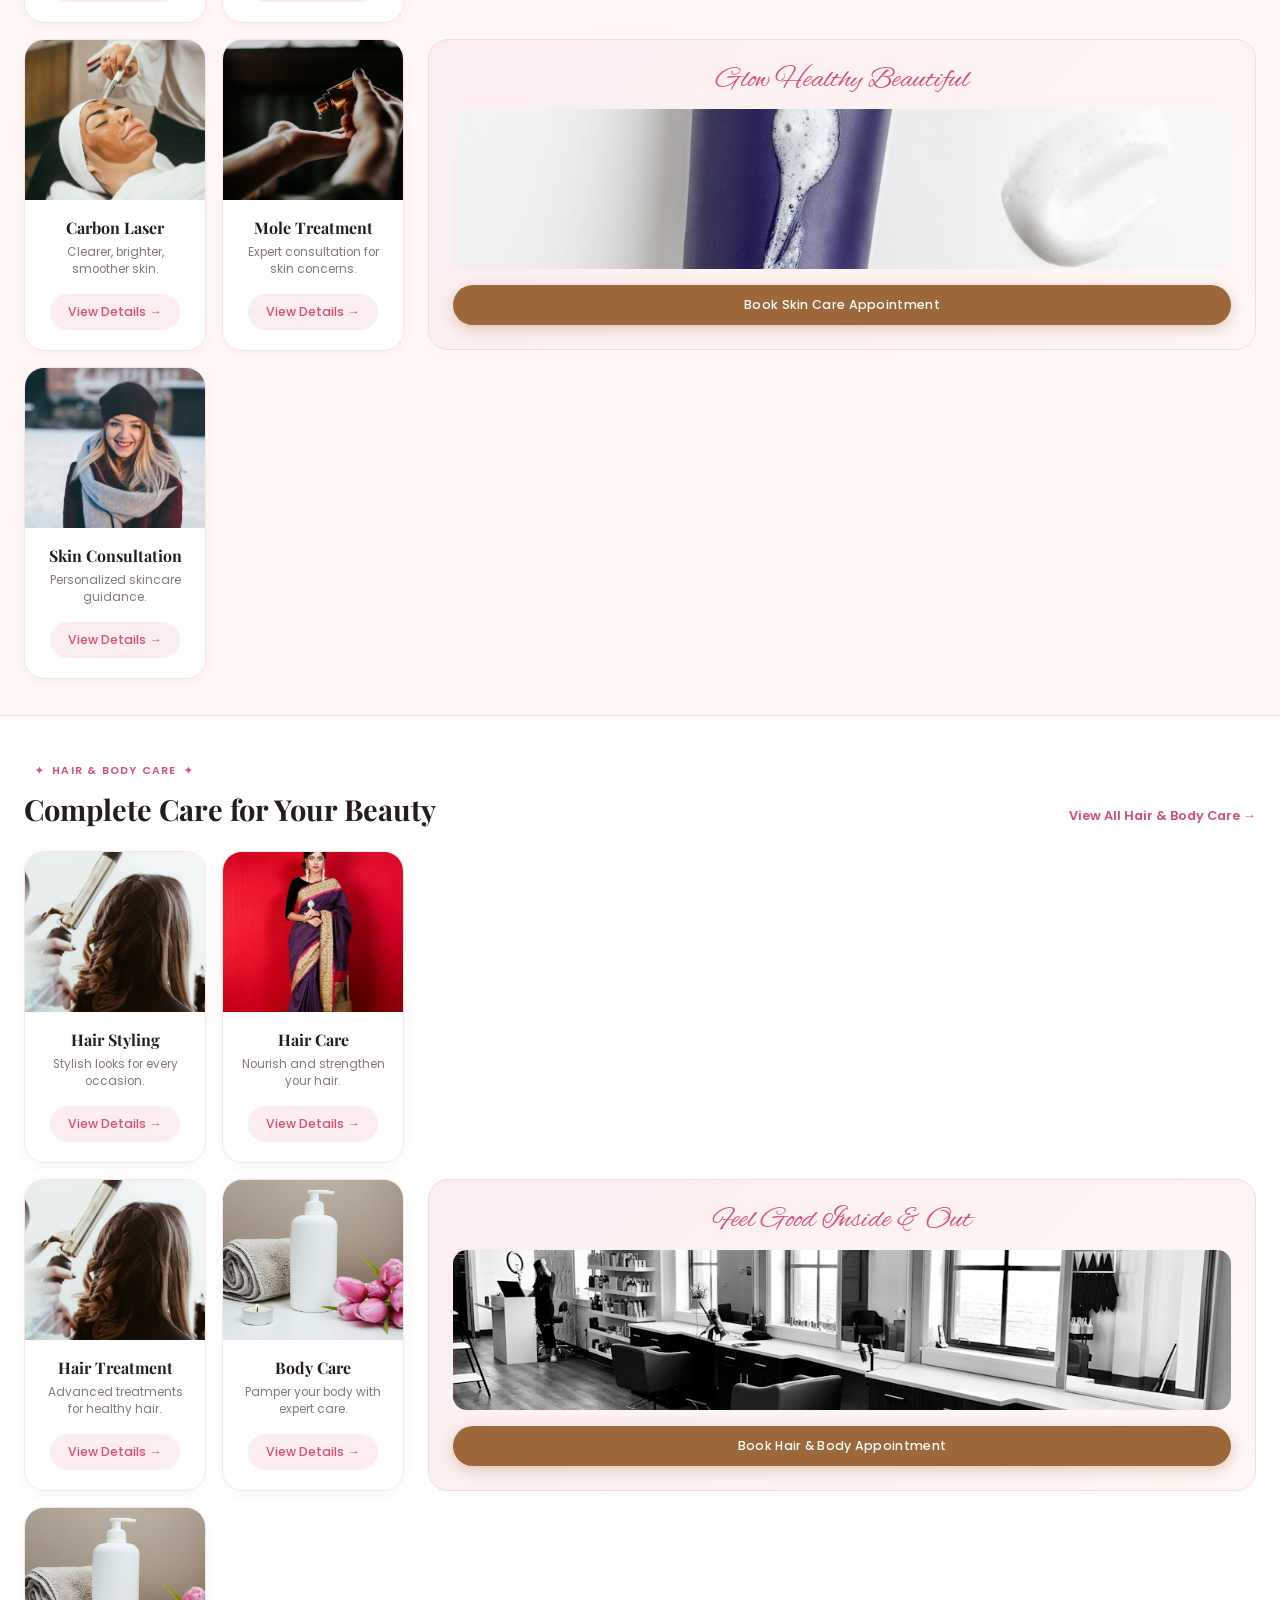
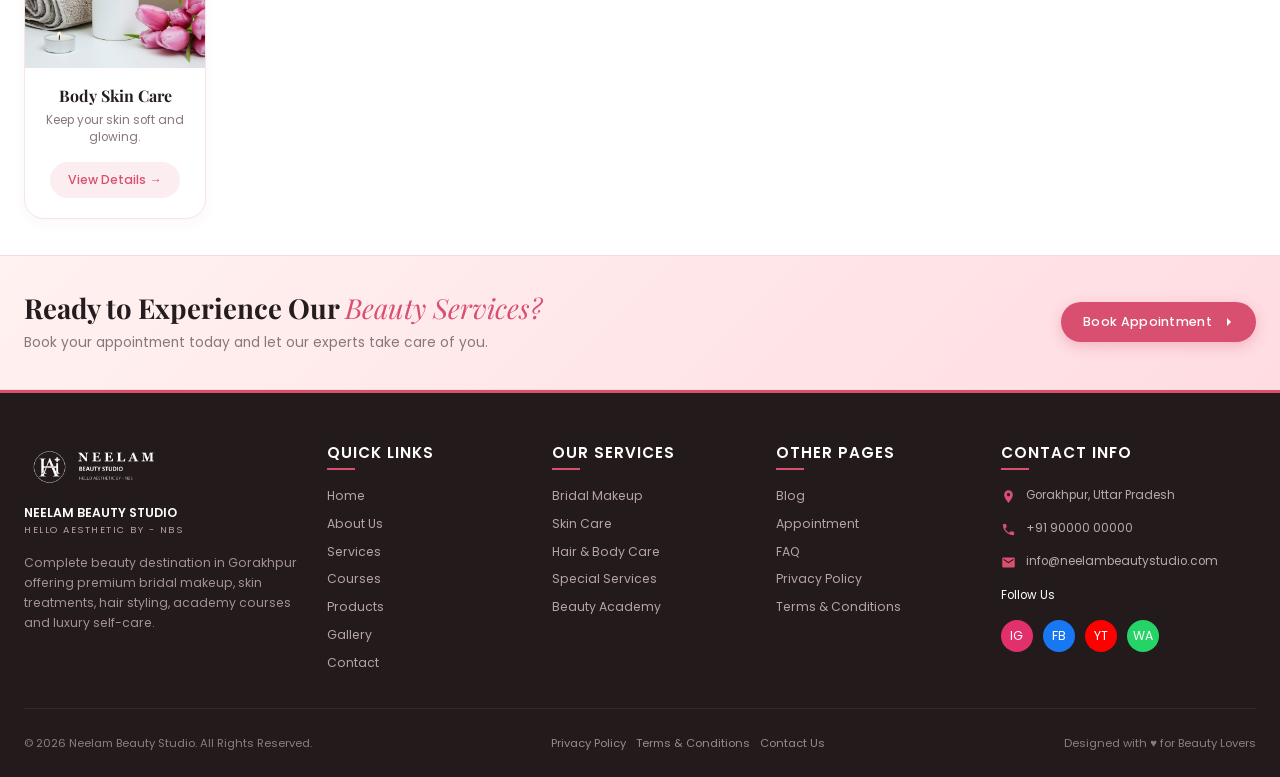
<file: services.html>
<!DOCTYPE html>
<html lang="en">
<head>
  <meta charset="UTF-8">
  <meta name="viewport" content="width=device-width, initial-scale=1.0">
  <title>Our Services | Neelam Beauty Studio</title>
  <link rel="stylesheet" href="css/style.css">
  <link rel="preconnect" href="https://fonts.googleapis.com">
  <link rel="preconnect" href="https://fonts.gstatic.com" crossorigin>
</head>
<body>

  <!-- Top Utility Bar -->
  <div class="top-bar">
    <div class="container top-bar-inner">
      <div class="top-bar-info">
        <div class="top-bar-item">
          <svg width="14" height="14" fill="currentColor" viewBox="0 0 24 24"><path d="M12 2C8.13 2 5 5.13 5 9c0 5.25 7 13 7 13s7-7.75 7-13c0-3.87-3.13-7-7-7zm0 9.5c-1.38 0-2.5-1.12-2.5-2.5s1.12-2.5 2.5-2.5 2.5 1.12 2.5 2.5-1.12 2.5-2.5 2.5z"/></svg>
          <span>Gorakhpur, Uttar Pradesh</span>
        </div>
        <div class="top-bar-item">
          <svg width="14" height="14" fill="currentColor" viewBox="0 0 24 24"><path d="M6.62 10.79c1.44 2.83 3.76 5.14 6.59 6.59l2.2-2.2c.27-.27.67-.36 1.02-.24 1.12.37 2.33.57 3.57.57.55 0 1 .45 1 1V20c0 .55-.45 1-1 1-9.39 0-17-7.61-17-17 0-.55.45-1 1-1h3.5c.55 0 1 .45 1 1 0 1.25.2 2.45.57 3.57.11.35.03.74-.25 1.02l-2.2 2.2z"/></svg>
          <span>+91 90000 00000</span>
        </div>
        <div class="top-bar-item">
          <svg width="14" height="14" fill="currentColor" viewBox="0 0 24 24"><path d="M11.99 2C6.47 2 2 6.48 2 12s4.47 10 9.99 10C17.52 22 22 17.52 22 12S17.52 2 11.99 2zM12 20c-4.42 0-8-3.58-8-8s3.58-8 8-8 8 3.58 8 8-3.58 8-8 8zm.5-13H11v6l5.25 3.15.75-1.23-4.5-2.67z"/></svg>
          <span>Mon - Sun: 10:00 AM - 8:00 PM</span>
        </div>
      </div>
      <div class="top-bar-actions">
        <div class="social-links">
          <a href="#" class="social-link" title="Instagram"><svg width="15" height="15" fill="currentColor" viewBox="0 0 24 24"><path d="M12 2.163c3.204 0 3.584.012 4.85.07 3.252.148 4.771 1.691 4.919 4.919.058 1.265.069 1.645.069 4.849 0 3.205-.012 3.584-.069 4.849-.149 3.225-1.664 4.771-4.919 4.919-1.266.058-1.644.07-4.85.07-3.204 0-3.584-.012-4.849-.07-3.26-.149-4.771-1.699-4.919-4.92-.058-1.265-.07-1.644-.07-4.849 0-3.204.013-3.583.07-4.849.149-3.227 1.664-4.771 4.919-4.919 1.266-.057 1.645-.069 4.849-.069zm0-2.163c-3.259 0-3.667.014-4.947.072-4.358.2-6.78 2.618-6.98 6.98-.059 1.281-.073 1.689-.073 4.948 0 3.259.014 3.668.072 4.948.2 4.358 2.618 6.78 6.98 6.98 1.281.058 1.689.072 4.948.072 3.259 0 3.668-.014 4.948-.072 4.354-.2 6.782-2.618 6.979-6.98.059-1.28.073-1.689.073-4.948 0-3.259-.014-3.667-.072-4.947-.196-4.354-2.617-6.78-6.979-6.98-1.281-.059-1.69-.073-4.949-.073zm0 5.838c-3.403 0-6.162 2.759-6.162 6.162s2.759 6.163 6.162 6.163 6.162-2.759 6.162-6.163c0-3.403-2.759-6.162-6.162-6.162zm0 10.162c-2.209 0-4-1.79-4-4 0-2.209 1.791-4 4-4s4 1.791 4 4c0 2.21-1.791 4-4 4zm6.406-11.845c-.796 0-1.441.645-1.441 1.44s.645 1.44 1.441 1.44c.795 0 1.439-.645 1.439-1.44s-.644-1.44-1.439-1.44z"/></svg></a>
          <a href="#" class="social-link" title="Facebook"><svg width="15" height="15" fill="currentColor" viewBox="0 0 24 24"><path d="M9 8H6v4h3v12h5V12h3.642L18 8h-4V6.333C14 5.374 14.5 5 15.688 5H18V0h-3.808C10.595 0 9 1.582 9 4.615V8z"/></svg></a>
          <a href="#" class="social-link" title="YouTube"><svg width="15" height="15" fill="currentColor" viewBox="0 0 24 24"><path d="M23.498 6.186a3.016 3.016 0 0 0-2.122-2.136C19.505 3.545 12 3.545 12 3.545s-7.505 0-9.377.505A3.017 3.017 0 0 0 .502 6.186C0 8.07 0 12 0 12s0 3.93.502 5.814a3.016 3.016 0 0 0 2.122 2.136c1.871.505 9.376.505 9.376.505s7.505 0 9.377-.505a3.015 3.015 0 0 0 2.122-2.136C24 15.93 24 12 24 12s0-3.93-.502-5.814zM9.545 15.568V8.432L15.818 12l-6.273 3.568z"/></svg></a>
        </div>
        <a href="appointment.html" class="btn-top-book">
          <svg width="13" height="13" fill="currentColor" viewBox="0 0 24 24"><path d="M19 4h-1V2h-2v2H8V2H6v2H5c-1.11 0-1.99.9-1.99 2L3 20c0 1.1.89 2 2 2h14c1.1 0 2-.9 2-2V6c0-1.1-.9-2-2-2zm0 16H5V10h14v10zm0-12H5V6h14v2z"/></svg>
          Book Appointment
        </a>
      </div>
    </div>
  </div>

  <!-- Header -->
  <header class="site-header">
    <div class="container header-inner">
      <a href="index.html" class="brand-logo">
        <img src="assets/images/logo.png" alt="Neelam Beauty Studio" class="brand-logo-img">
        <div class="brand-text">
          <span class="brand-title">NEELAM</span>
          <span class="brand-subtitle">BEAUTY STUDIO</span>
          <span class="brand-tagline">HELLO AESTHETIC BY - NBS</span>
        </div>
      </a>

      <nav class="main-nav">
        <ul class="nav-list">
          <li class="nav-item"><a href="index.html" class="nav-link">Home</a></li>
          <li class="nav-item"><a href="about.html" class="nav-link">About Us</a></li>
          <li class="nav-item has-dropdown">
            <a href="services.html" class="nav-link active">
              Services
              <svg width="12" height="12" fill="currentColor" viewBox="0 0 24 24"><path d="M7 10l5 5 5-5z"/></svg>
            </a>
            <ul class="nav-dropdown">
              <li><a href="services.html" class="dropdown-link">All Services</a></li>
              <li><a href="bridal-makeup.html" class="dropdown-link">Bridal Makeup</a></li>
              <li><a href="skin-care.html" class="dropdown-link">Skin Care & Treatments</a></li>
              <li><a href="hair-body-care.html" class="dropdown-link">Hair & Body Care</a></li>
              <li><a href="special-services.html" class="dropdown-link">Special Services</a></li>
            </ul>
          </li>
          <li class="nav-item has-dropdown">
            <a href="beauty-academy.html" class="nav-link">
              Academy
              <svg width="12" height="12" fill="currentColor" viewBox="0 0 24 24"><path d="M7 10l5 5 5-5z"/></svg>
            </a>
            <ul class="nav-dropdown">
              <li><a href="beauty-academy.html" class="dropdown-link">All Courses</a></li>
              <li><a href="beauty-academy.html#online" class="dropdown-link">Online Courses</a></li>
              <li><a href="beauty-academy.html#offline" class="dropdown-link">Offline Courses</a></li>
            </ul>
          </li>
          <li class="nav-item"><a href="products.html" class="nav-link">Products</a></li>
          <li class="nav-item"><a href="gallery.html" class="nav-link">Gallery</a></li>
          <li class="nav-item"><a href="blog.html" class="nav-link">Blog</a></li>
          <li class="nav-item"><a href="contact.html" class="nav-link">Contact</a></li>
        </ul>
      </nav>

      <button class="mobile-nav-toggle" aria-label="Toggle navigation" aria-expanded="false">
        <span></span>
        <span></span>
        <span></span>
      </button>
    </div>
  </header>

  <!-- Mobile Navigation Drawer -->
  <div class="mobile-nav-drawer">
    <div class="mobile-nav-header">
      <div class="brand-text">
        <span class="brand-title">NEELAM</span>
        <span class="brand-subtitle">BEAUTY STUDIO</span>
      </div>
      <button class="mobile-nav-close" aria-label="Close menu">&times;</button>
    </div>
    <ul class="mobile-nav-list">
      <li><a href="index.html">Home</a></li>
      <li><a href="about.html">About Us</a></li>
      <li><a href="services.html">All Services</a></li>
      <li><a href="bridal-makeup.html">Bridal Makeup</a></li>
      <li><a href="skin-care.html">Skin Care</a></li>
      <li><a href="hair-body-care.html">Hair & Body Care</a></li>
      <li><a href="special-services.html">Special Beauty Services</a></li>
      <li><a href="beauty-academy.html">Beauty Academy</a></li>
      <li><a href="products.html">Products</a></li>
      <li><a href="gallery.html">Gallery</a></li>
      <li><a href="contact.html">Contact Us</a></li>
      <li><a href="blog.html">Blog</a></li>
      <li style="margin-top: 20px;"><a href="appointment.html" class="btn btn-primary" style="text-align: center; color: #fff;">Book Appointment</a></li>
    </ul>
  </div>


  <!-- Hero Section -->
  <section class="hero-section">
    <div class="container hero-inner">
      <div class="hero-content">
        <div class="breadcrumb">
          <a href="index.html">Home</a>
          <span class="breadcrumb-sep">&gt;</span>
          <span>Services</span>
        </div>
        <span class="section-tag">OUR SERVICES</span>
        <h1><span class="serif-italic">Beauty</span> Services<br>Tailored for You</h1>
        <p class="hero-desc">
          From bridal makeup to advanced skin care, discover our complete range of premium beauty services under one roof.
        </p>
      </div>

      <div class="hero-media">
        <div class="hero-image-wrapper">
          <img src="assets/images/services-hero-bride.png" alt="Beauty Services">
        </div>
        <div class="floating-script-badge">
          <div class="line-1">Complete</div>
          <div class="line-2">Beauty</div>
          <div class="line-3">Solutions</div>
          <div class="heart-icon">♡</div>
        </div>
      </div>
    </div>
  </section>

  <!-- Features Strip -->
  <section class="quick-icons-section">
    <div class="container">
      <div style="display: flex; justify-content: space-around; align-items: center; flex-wrap: wrap; gap: 20px;">
        <div class="hero-feature-item"><div class="hero-feature-icon">💎</div><span>Professional Experts</span></div>
        <div class="hero-feature-item"><div class="hero-feature-icon">🌿</div><span>Premium Products</span></div>
        <div class="hero-feature-item"><div class="hero-feature-icon">♥</div><span>Personalized Care</span></div>
        <div class="hero-feature-item"><div class="hero-feature-icon">🌸</div><span>Hygienic Environment</span></div>
        <div class="hero-feature-item"><div class="hero-feature-icon">👑</div><span>Complete Beauty Solutions</span></div>
      </div>
    </div>
  </section>

  <!-- Makeup Services Category -->
  <section class="section-pad bg-white" id="makeup">
    <div class="container">
      <div style="display: flex; justify-content: space-between; align-items: flex-end; margin-bottom: 24px;">
        <div>
          <span class="section-tag">MAKEUP SERVICES</span>
          <h2 style="font-size: 2rem;">Enhance Your Natural Beauty</h2>
        </div>
        <a href="bridal-makeup.html" style="color: var(--color-primary); font-size: 0.88rem; font-weight: 600;">View All Makeup Services →</a>
      </div>

      <div style="display: grid; grid-template-columns: repeat(auto-fit, minmax(150px, 1fr)); gap: 18px;">
        <div class="service-card">
          <div class="service-card-media"><img src="assets/images/srv-bridal.png" alt="Bridal Makeup"></div>
          <div class="service-card-body">
            <h4 class="service-card-title">Bridal Makeup</h4>
            <p class="service-card-desc">Make your special day more beautiful.</p>
            <a href="bridal-makeup.html" class="btn-soft">View Details →</a>
          </div>
        </div>

        <div class="service-card">
          <div class="service-card-media"><img src="assets/images/real-bride-2.png" alt="Engagement Makeup"></div>
          <div class="service-card-body">
            <h4 class="service-card-title">Engagement Makeup</h4>
            <p class="service-card-desc">Look your best for special moments.</p>
            <a href="appointment.html?service=Engagement+Makeup" class="btn-soft">View Details →</a>
          </div>
        </div>

        <div class="service-card">
          <div class="service-card-media"><img src="assets/images/real-bride-3.png" alt="Reception Makeup"></div>
          <div class="service-card-body">
            <h4 class="service-card-title">Reception Makeup</h4>
            <p class="service-card-desc">Elegant looks for evenings.</p>
            <a href="appointment.html?service=Reception+Makeup" class="btn-soft">View Details →</a>
          </div>
        </div>

        <div class="service-card">
          <div class="service-card-media"><img src="assets/images/real-bride-4.png" alt="Party Makeup"></div>
          <div class="service-card-body">
            <h4 class="service-card-title">Party Makeup</h4>
            <p class="service-card-desc">Get ready for celebration.</p>
            <a href="appointment.html?service=Party+Makeup" class="btn-soft">View Details →</a>
          </div>
        </div>

        <div class="service-card">
          <div class="service-card-media"><img src="assets/images/srv-general.png" alt="General Makeup"></div>
          <div class="service-card-body">
            <h4 class="service-card-title">General Makeup</h4>
            <p class="service-card-desc">Everyday beauty for occasions.</p>
            <a href="appointment.html?service=General+Makeup" class="btn-soft">View Details →</a>
          </div>
        </div>

        <div class="service-card">
          <div class="service-card-media"><img src="assets/images/srv-costume.png" alt="Dandiya Makeup"></div>
          <div class="service-card-body">
            <h4 class="service-card-title">Dandiya Makeup</h4>
            <p class="service-card-desc">Traditional & vibrant festival looks.</p>
            <a href="special-services.html#costume" class="btn-soft">View Details →</a>
          </div>
        </div>

        <div class="service-card">
          <div class="service-card-media"><img src="assets/images/srv-video.png" alt="Bridal Video Shoot"></div>
          <div class="service-card-body">
            <h4 class="service-card-title">Bridal Video Shoot</h4>
            <p class="service-card-desc">Capture your beautiful moments.</p>
            <a href="bridal-makeup.html#video" class="btn-soft">View Details →</a>
          </div>
        </div>
      </div>
    </div>
  </section>

  <!-- Skin Care & Treatments Category -->
  <section class="section-pad bg-blush" id="skin" style="border-top: 1px solid var(--color-border);">
    <div class="container">
      <div style="display: flex; justify-content: space-between; align-items: flex-end; margin-bottom: 24px;">
        <div>
          <span class="section-tag">SKIN CARE & TREATMENTS</span>
          <h2 style="font-size: 2rem;">Healthy Skin, Confident You</h2>
        </div>
        <a href="skin-care.html" style="color: var(--color-primary); font-size: 0.88rem; font-weight: 600;">View All Skin Care Services →</a>
      </div>

      <div class="card-with-side-banner">
        <div style="display: grid; grid-template-columns: repeat(auto-fit, minmax(160px, 1fr)); gap: 16px;">
          <div class="service-card">
            <div class="service-card-media"><img src="assets/images/srv-facials.png" alt="Facial & Clean-up"></div>
            <div class="service-card-body">
              <h4 class="service-card-title">Facial & Clean-up</h4>
              <p class="service-card-desc">Deep cleansing for glowing skin.</p>
              <a href="skin-care.html" class="btn-soft">View Details →</a>
            </div>
          </div>

          <div class="service-card">
            <div class="service-card-media"><img src="assets/images/srv-hydra.png" alt="Hydra Facial"></div>
            <div class="service-card-body">
              <h4 class="service-card-title">Hydra Facial</h4>
              <p class="service-card-desc">Advanced hydration and rejuvenation.</p>
              <a href="skin-care.html#hydra" class="btn-soft">View Details →</a>
            </div>
          </div>

          <div class="service-card">
            <div class="service-card-media"><img src="assets/images/srv-carbon.png" alt="Carbon Laser Treatment"></div>
            <div class="service-card-body">
              <h4 class="service-card-title">Carbon Laser</h4>
              <p class="service-card-desc">Clearer, brighter, smoother skin.</p>
              <a href="skin-care.html#carbon" class="btn-soft">View Details →</a>
            </div>
          </div>

          <div class="service-card">
            <div class="service-card-media"><img src="assets/images/ba-darkspots.png" alt="Mole Treatment"></div>
            <div class="service-card-body">
              <h4 class="service-card-title">Mole Treatment</h4>
              <p class="service-card-desc">Expert consultation for skin concerns.</p>
              <a href="skin-care.html" class="btn-soft">View Details →</a>
            </div>
          </div>

          <div class="service-card">
            <div class="service-card-media"><img src="assets/images/home-about-3.png" alt="Consultation"></div>
            <div class="service-card-body">
              <h4 class="service-card-title">Skin Consultation</h4>
              <p class="service-card-desc">Personalized skincare guidance.</p>
              <a href="appointment.html?service=Skin+Consultation" class="btn-soft">View Details →</a>
            </div>
          </div>
        </div>

        <div class="side-feature-banner">
          <div class="side-banner-title">Glow Healthy Beautiful</div>
          <img src="assets/images/services-side-skin.png" alt="Glow Healthy">
          <a href="appointment.html?service=Skin+Care" class="btn btn-secondary">Book Skin Care Appointment</a>
        </div>
      </div>
    </div>
  </section>

  <!-- Hair & Body Care Category -->
  <section class="section-pad bg-white" id="hair" style="border-top: 1px solid var(--color-border);">
    <div class="container">
      <div style="display: flex; justify-content: space-between; align-items: flex-end; margin-bottom: 24px;">
        <div>
          <span class="section-tag">HAIR & BODY CARE</span>
          <h2 style="font-size: 2rem;">Complete Care for Your Beauty</h2>
        </div>
        <a href="hair-body-care.html" style="color: var(--color-primary); font-size: 0.88rem; font-weight: 600;">View All Hair & Body Care →</a>
      </div>

      <div class="card-with-side-banner">
        <div style="display: grid; grid-template-columns: repeat(auto-fit, minmax(160px, 1fr)); gap: 16px;">
          <div class="service-card">
            <div class="service-card-media"><img src="assets/images/srv-haircare.png" alt="Hair Styling"></div>
            <div class="service-card-body">
              <h4 class="service-card-title">Hair Styling</h4>
              <p class="service-card-desc">Stylish looks for every occasion.</p>
              <a href="hair-body-care.html#styling" class="btn-soft">View Details →</a>
            </div>
          </div>

          <div class="service-card">
            <div class="service-card-media"><img src="assets/images/home-about-4.png" alt="Hair Care"></div>
            <div class="service-card-body">
              <h4 class="service-card-title">Hair Care</h4>
              <p class="service-card-desc">Nourish and strengthen your hair.</p>
              <a href="hair-body-care.html#hair" class="btn-soft">View Details →</a>
            </div>
          </div>

          <div class="service-card">
            <div class="service-card-media"><img src="assets/images/ba-hair-treatment.png" alt="Hair Treatment"></div>
            <div class="service-card-body">
              <h4 class="service-card-title">Hair Treatment</h4>
              <p class="service-card-desc">Advanced treatments for healthy hair.</p>
              <a href="hair-body-care.html" class="btn-soft">View Details →</a>
            </div>
          </div>

          <div class="service-card">
            <div class="service-card-media"><img src="assets/images/srv-bodycare.png" alt="Body Care"></div>
            <div class="service-card-body">
              <h4 class="service-card-title">Body Care</h4>
              <p class="service-card-desc">Pamper your body with expert care.</p>
              <a href="hair-body-care.html#body" class="btn-soft">View Details →</a>
            </div>
          </div>

          <div class="service-card">
            <div class="service-card-media"><img src="assets/images/ba-bodyskin.png" alt="Body Skin Care"></div>
            <div class="service-card-body">
              <h4 class="service-card-title">Body Skin Care</h4>
              <p class="service-card-desc">Keep your skin soft and glowing.</p>
              <a href="hair-body-care.html" class="btn-soft">View Details →</a>
            </div>
          </div>
        </div>

        <div class="side-feature-banner">
          <div class="side-banner-title">Feel Good Inside & Out</div>
          <img src="assets/images/services-side-hair.png" alt="Feel Good Inside Out">
          <a href="appointment.html?service=Hair+Care" class="btn btn-secondary">Book Hair & Body Appointment</a>
        </div>
      </div>
    </div>
  </section>

  <!-- Pre-Footer CTA -->
  <section class="pre-footer-cta">
    <div class="container pre-footer-inner">
      <div class="pre-footer-content">
        <h3>Ready to Experience Our <span class="serif-italic">Beauty Services?</span></h3>
        <p>Book your appointment today and let our experts take care of you.</p>
      </div>
      <a href="appointment.html" class="btn btn-primary">
        Book Appointment
        <svg width="14" height="14" fill="currentColor" viewBox="0 0 24 24"><path d="M5 12h14M12 5l7 7-7 7"/></svg>
      </a>
    </div>
  </section>

  <!-- Dark Footer -->
  <footer class="site-footer">
    <div class="container">
      <div class="footer-main-grid">
        <div class="footer-col">
          <div class="footer-logo-block">
            <img src="assets/images/logo-header.png" alt="Neelam Beauty Studio">
            <div style="font-size: 0.85rem; font-weight: 600; color: #ffffff;">NEELAM BEAUTY STUDIO</div>
            <div style="font-size: 0.65rem; letter-spacing: 1.5px; color: #bca0a3;">HELLO AESTHETIC BY - NBS</div>
          </div>
          <p class="footer-desc">
            Complete beauty destination in Gorakhpur offering premium bridal makeup, skin treatments, hair styling, academy courses and luxury self-care.
          </p>
        </div>

        <div class="footer-col">
          <h4>Quick Links</h4>
          <ul class="footer-links">
            <li><a href="index.html">Home</a></li>
            <li><a href="about.html">About Us</a></li>
            <li><a href="services.html">Services</a></li>
            <li><a href="beauty-academy.html">Courses</a></li>
            <li><a href="products.html">Products</a></li>
            <li><a href="gallery.html">Gallery</a></li>
            <li><a href="contact.html">Contact</a></li>
          </ul>
        </div>

        <div class="footer-col">
          <h4>Our Services</h4>
          <ul class="footer-links">
            <li><a href="bridal-makeup.html">Bridal Makeup</a></li>
            <li><a href="skin-care.html">Skin Care</a></li>
            <li><a href="hair-body-care.html">Hair & Body Care</a></li>
            <li><a href="special-services.html">Special Services</a></li>
            <li><a href="beauty-academy.html">Beauty Academy</a></li>
          </ul>
        </div>

        <div class="footer-col">
          <h4>Other Pages</h4>
          <ul class="footer-links">
            <li><a href="blog.html">Blog</a></li>
            <li><a href="appointment.html">Appointment</a></li>
            <li><a href="contact.html#faq">FAQ</a></li>
            <li><a href="contact.html">Privacy Policy</a></li>
            <li><a href="contact.html">Terms & Conditions</a></li>
          </ul>
        </div>

        <div class="footer-col">
          <h4>Contact Info</h4>
          <div class="footer-contact-item">
            <svg width="15" height="15" fill="currentColor" viewBox="0 0 24 24"><path d="M12 2C8.13 2 5 5.13 5 9c0 5.25 7 13 7 13s7-7.75 7-13c0-3.87-3.13-7-7-7zm0 9.5c-1.38 0-2.5-1.12-2.5-2.5s1.12-2.5 2.5-2.5 2.5 1.12 2.5 2.5-1.12 2.5-2.5 2.5z"/></svg>
            <span>Gorakhpur, Uttar Pradesh</span>
          </div>
          <div class="footer-contact-item">
            <svg width="15" height="15" fill="currentColor" viewBox="0 0 24 24"><path d="M6.62 10.79c1.44 2.83 3.76 5.14 6.59 6.59l2.2-2.2c.27-.27.67-.36 1.02-.24 1.12.37 2.33.57 3.57.57.55 0 1 .45 1 1V20c0 .55-.45 1-1 1-9.39 0-17-7.61-17-17 0-.55.45-1 1-1h3.5c.55 0 1 .45 1 1 0 1.25.2 2.45.57 3.57.11.35.03.74-.25 1.02l-2.2 2.2z"/></svg>
            <span>+91 90000 00000</span>
          </div>
          <div class="footer-contact-item">
            <svg width="15" height="15" fill="currentColor" viewBox="0 0 24 24"><path d="M20 4H4c-1.1 0-1.99.9-1.99 2L2 18c0 1.1.9 2 2 2h16c1.1 0 2-.9 2-2V6c0-1.1-.9-2-2-2zm0 4l-8 5-8-5V6l8 5 8-5v2z"/></svg>
            <span>info@neelambeautystudio.com</span>
          </div>

          <div style="margin-top: 15px;">
            <div style="font-size: 0.8rem; color: #ffffff; margin-bottom: 6px;">Follow Us</div>
            <div class="footer-social-row">
              <a href="#" class="footer-social-btn social-ig" title="Instagram">IG</a>
              <a href="#" class="footer-social-btn social-fb" title="Facebook">FB</a>
              <a href="#" class="footer-social-btn social-yt" title="YouTube">YT</a>
              <a href="https://wa.me/919000000000" class="footer-social-btn social-wa" title="WhatsApp">WA</a>
            </div>
          </div>
        </div>
      </div>

      <div class="footer-bottom">
        <div>© 2026 Neelam Beauty Studio. All Rights Reserved.</div>
        <div class="footer-bottom-links">
          <a href="#">Privacy Policy</a>
          <a href="#">Terms & Conditions</a>
          <a href="contact.html">Contact Us</a>
        </div>
        <div>Designed with ♥ for Beauty Lovers</div>
      </div>
    </div>
  </footer>

  <!-- Floating WhatsApp -->
  <a href="https://wa.me/919000000000" class="floating-whatsapp" target="_blank" title="Chat on WhatsApp">
    <svg width="32" height="32" fill="currentColor" viewBox="0 0 24 24"><path d="M12.031 6.172c-3.181 0-5.767 2.586-5.768 5.766-.001 1.298.38 2.27 1.019 3.287l-.582 2.128 2.182-.573c.978.58 1.911.928 3.145.929 3.178 0 5.767-2.587 5.768-5.766.001-3.187-2.575-5.77-5.764-5.771zm3.392 8.244c-.144.405-.837.774-1.17.824-.312.045-.694.067-2.029-.482-1.636-.673-2.697-2.348-2.779-2.457-.083-.109-.665-.884-.665-1.688 0-.804.423-1.199.574-1.36.15-.162.33-.203.439-.203.11 0 .22.001.315.006.101.005.237-.038.37.28.144.343.491 1.199.534 1.286.044.088.073.19.015.304-.059.115-.088.187-.175.29-.088.102-.185.228-.264.306-.089.088-.182.183-.078.361.103.178.46 76 1.026 1.265.727.647 1.34.847 1.53.941.19.094.302.083.414-.047.112-.13.48-.56.608-.752.127-.193.256-.16.429-.096.173.064 1.096.517 1.285.611.189.094.316.14.363.22.046.08.046.467-.098.872zM12 2C6.477 2 2 6.477 2 12c0 1.891.524 3.66 1.434 5.176L2 22l4.981-1.396A9.94 9.94 0 0 0 12 22c5.523 0 10-4.477 10-10S17.523 2 12 2zm0 18.154c-1.628 0-3.15-.468-4.437-1.277l-.318-.2-.294.077-3.116.873.832-3.037.086-.312-.224-.337A8.118 8.118 0 0 1 3.846 12C3.846 7.504 7.504 3.846 12 3.846 16.496 3.846 20.154 7.504 20.154 12c0 4.496-3.658 8.154-8.154 8.154z"/></svg>
  </a>

  <script src="js/main.js"></script>
</body>
</html>
</file>
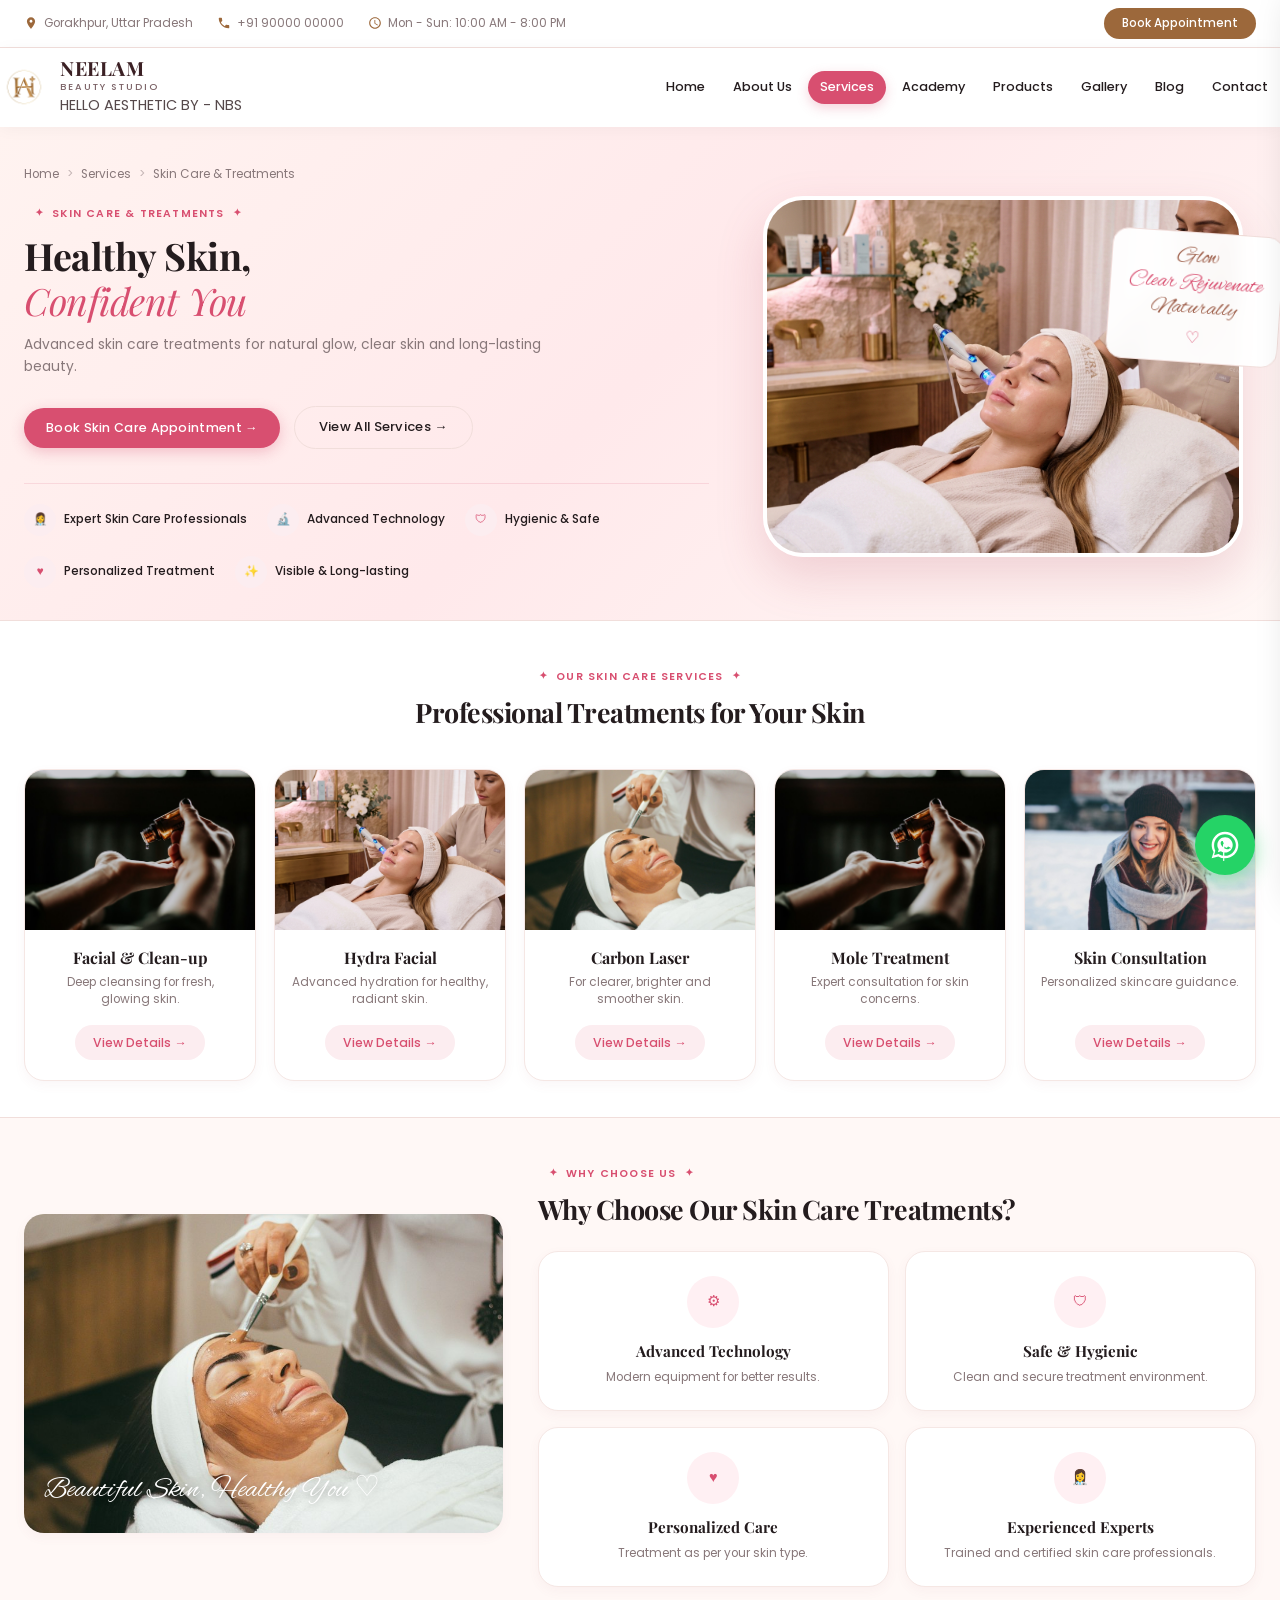
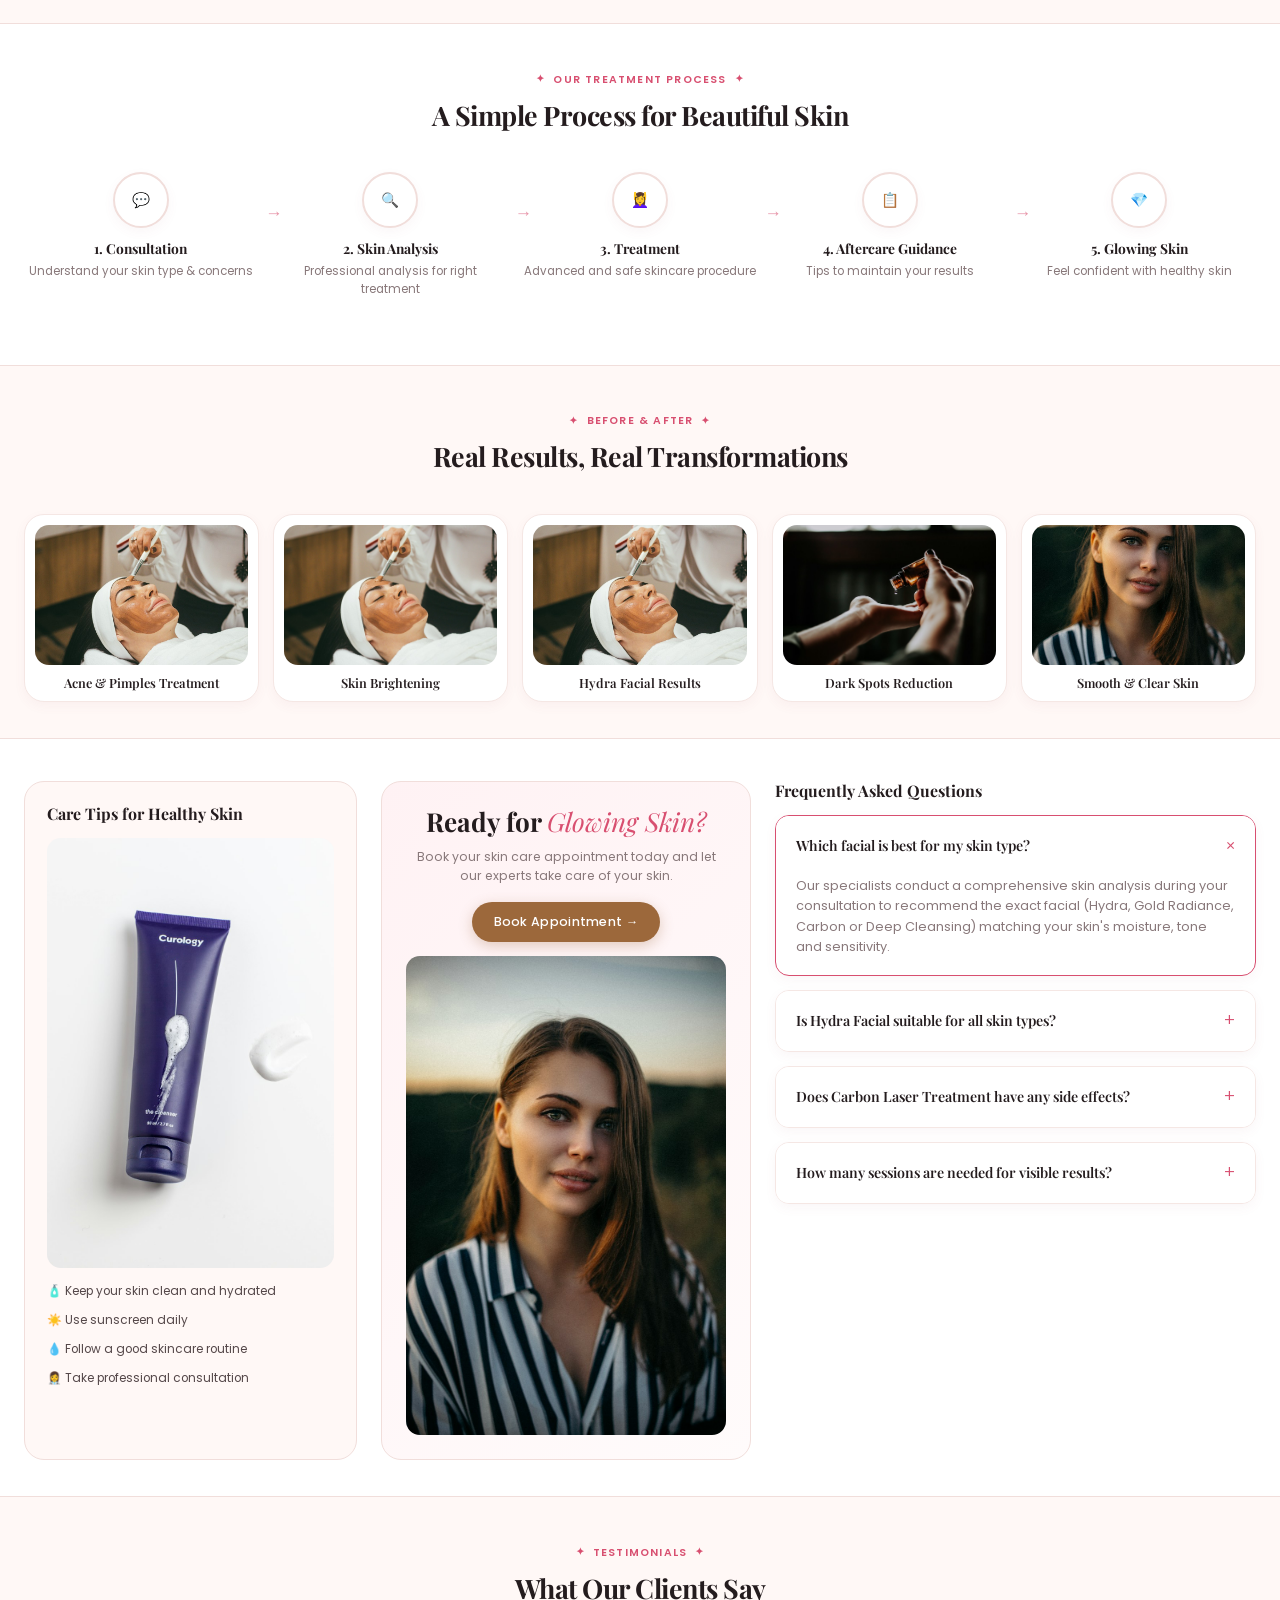
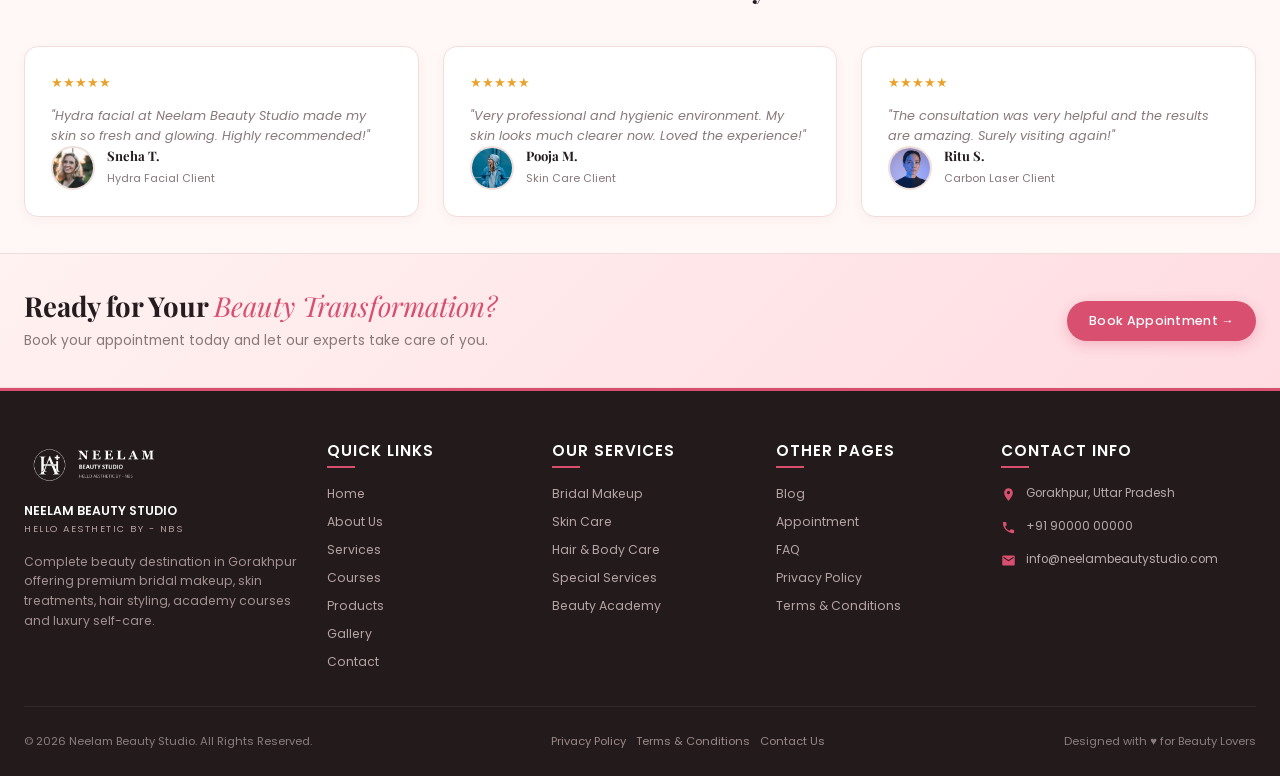
<file: skin-care.html>
<!DOCTYPE html>
<html lang="en">
<head>
  <meta charset="UTF-8">
  <meta name="viewport" content="width=device-width, initial-scale=1.0">
  <title>Skin Care & Treatments | Neelam Beauty Studio</title>
  <link rel="stylesheet" href="css/style.css">
  <link rel="preconnect" href="https://fonts.googleapis.com">
  <link rel="preconnect" href="https://fonts.gstatic.com" crossorigin>
</head>
<body>

  <!-- Top Bar -->
  <div class="top-bar">
    <div class="container top-bar-inner">
      <div class="top-bar-info">
        <div class="top-bar-item"><svg width="14" height="14" fill="currentColor" viewBox="0 0 24 24"><path d="M12 2C8.13 2 5 5.13 5 9c0 5.25 7 13 7 13s7-7.75 7-13c0-3.87-3.13-7-7-7zm0 9.5c-1.38 0-2.5-1.12-2.5-2.5s1.12-2.5 2.5-2.5 2.5 1.12 2.5 2.5-1.12 2.5-2.5 2.5z"/></svg><span>Gorakhpur, Uttar Pradesh</span></div>
        <div class="top-bar-item"><svg width="14" height="14" fill="currentColor" viewBox="0 0 24 24"><path d="M6.62 10.79c1.44 2.83 3.76 5.14 6.59 6.59l2.2-2.2c.27-.27.67-.36 1.02-.24 1.12.37 2.33.57 3.57.57.55 0 1 .45 1 1V20c0 .55-.45 1-1 1-9.39 0-17-7.61-17-17 0-.55.45-1 1-1h3.5c.55 0 1 .45 1 1 0 1.25.2 2.45.57 3.57.11.35.03.74-.25 1.02l-2.2 2.2z"/></svg><span>+91 90000 00000</span></div>
        <div class="top-bar-item"><svg width="14" height="14" fill="currentColor" viewBox="0 0 24 24"><path d="M11.99 2C6.47 2 2 6.48 2 12s4.47 10 9.99 10C17.52 22 22 17.52 22 12S17.52 2 11.99 2zM12 20c-4.42 0-8-3.58-8-8s3.58-8 8-8 8 3.58 8 8-3.58 8-8 8zm.5-13H11v6l5.25 3.15.75-1.23-4.5-2.67z"/></svg><span>Mon - Sun: 10:00 AM - 8:00 PM</span></div>
      </div>
      <div class="top-bar-actions">
        <a href="appointment.html" class="btn-top-book">Book Appointment</a>
      </div>
    </div>
  </div>

  <!-- Header -->
  <header class="site-header">
    <div class="container header-inner">
      <a href="index.html" class="brand-logo">
        <img src="assets/images/logo.png" alt="Neelam Beauty Studio" class="brand-logo-img">
        <div class="brand-text">
          <span class="brand-title">NEELAM</span>
          <span class="brand-subtitle">BEAUTY STUDIO</span>
          <span class="brand-tagline">HELLO AESTHETIC BY - NBS</span>
        </div>
      </a>

      <nav class="main-nav">
        <ul class="nav-list">
          <li class="nav-item"><a href="index.html" class="nav-link">Home</a></li>
          <li class="nav-item"><a href="about.html" class="nav-link">About Us</a></li>
          <li class="nav-item has-dropdown">
            <a href="services.html" class="nav-link active">Services</a>
            <ul class="nav-dropdown">
              <li><a href="services.html" class="dropdown-link">All Services</a></li>
              <li><a href="bridal-makeup.html" class="dropdown-link">Bridal Makeup</a></li>
              <li><a href="skin-care.html" class="dropdown-link">Skin Care & Treatments</a></li>
              <li><a href="hair-body-care.html" class="dropdown-link">Hair & Body Care</a></li>
              <li><a href="special-services.html" class="dropdown-link">Special Services</a></li>
            </ul>
          </li>
          <li class="nav-item"><a href="beauty-academy.html" class="nav-link">Academy</a></li>
          <li class="nav-item"><a href="products.html" class="nav-link">Products</a></li>
          <li class="nav-item"><a href="gallery.html" class="nav-link">Gallery</a></li>
          <li class="nav-item"><a href="blog.html" class="nav-link">Blog</a></li>
          <li class="nav-item"><a href="contact.html" class="nav-link">Contact</a></li>
        </ul>
      </nav>

      <button class="mobile-nav-toggle" aria-label="Toggle navigation">
        <span></span><span></span><span></span>
      </button>
    </div>
  </header>

  <!-- Mobile Navigation Drawer -->
  <div class="mobile-nav-drawer">
    <div class="mobile-nav-header">
      <div class="brand-text">
        <span class="brand-title">NEELAM</span>
        <span class="brand-subtitle">BEAUTY STUDIO</span>
      </div>
      <button class="mobile-nav-close" aria-label="Close menu">&times;</button>
    </div>
    <ul class="mobile-nav-list">
      <li><a href="index.html">Home</a></li>
      <li><a href="about.html">About Us</a></li>
      <li><a href="services.html">All Services</a></li>
      <li><a href="bridal-makeup.html">Bridal Makeup</a></li>
      <li><a href="skin-care.html">Skin Care</a></li>
      <li><a href="hair-body-care.html">Hair & Body Care</a></li>
      <li><a href="special-services.html">Special Beauty Services</a></li>
      <li><a href="beauty-academy.html">Beauty Academy</a></li>
      <li><a href="products.html">Products</a></li>
      <li><a href="gallery.html">Gallery</a></li>
      <li><a href="contact.html">Contact Us</a></li>
      <li><a href="blog.html">Blog</a></li>
      <li style="margin-top: 20px;"><a href="appointment.html" class="btn btn-primary" style="text-align: center; color: #fff;">Book Appointment</a></li>
    </ul>
  </div>


  <!-- Hero Section -->
  <section class="hero-section">
    <div class="container hero-inner">
      <div class="hero-content">
        <div class="breadcrumb">
          <a href="index.html">Home</a>
          <span class="breadcrumb-sep">&gt;</span>
          <a href="services.html">Services</a>
          <span class="breadcrumb-sep">&gt;</span>
          <span>Skin Care & Treatments</span>
        </div>
        <span class="section-tag">SKIN CARE & TREATMENTS</span>
        <h1>Healthy Skin,<br><span class="serif-italic">Confident You</span></h1>
        <p class="hero-desc">
          Advanced skin care treatments for natural glow, clear skin and long-lasting beauty.
        </p>
        <div class="hero-actions">
          <a href="appointment.html?service=Skin+Care" class="btn btn-primary">Book Skin Care Appointment →</a>
          <a href="services.html" class="btn btn-outline">View All Services →</a>
        </div>

        <div class="hero-features-bar">
          <div class="hero-feature-item"><div class="hero-feature-icon">👩‍⚕️</div><span>Expert Skin Care Professionals</span></div>
          <div class="hero-feature-item"><div class="hero-feature-icon">🔬</div><span>Advanced Technology</span></div>
          <div class="hero-feature-item"><div class="hero-feature-icon">🛡</div><span>Hygienic & Safe</span></div>
          <div class="hero-feature-item"><div class="hero-feature-icon">♥</div><span>Personalized Treatment</span></div>
          <div class="hero-feature-item"><div class="hero-feature-icon">✨</div><span>Visible & Long-lasting</span></div>
        </div>
      </div>

      <div class="hero-media">
        <div class="hero-image-wrapper">
          <img src="assets/images/skincare-hero.png" alt="Skin Care Treatments">
        </div>
        <div class="floating-script-badge">
          <div class="line-1">Glow</div>
          <div class="line-2">Clear Rejuvenate</div>
          <div class="line-3">Naturally</div>
          <div class="heart-icon">♡</div>
        </div>
      </div>
    </div>
  </section>

  <!-- Professional Treatments Grid -->
  <section class="section-pad bg-white">
    <div class="container">
      <div class="section-header">
        <span class="section-tag">OUR SKIN CARE SERVICES</span>
        <h2>Professional Treatments for Your Skin</h2>
      </div>

      <div style="display: grid; grid-template-columns: repeat(5, 1fr); gap: 18px;">
        <div class="service-card">
          <div class="service-card-media"><img src="assets/images/srv-facials.png" alt="Facial & Clean-up"></div>
          <div class="service-card-body">
            <h4 class="service-card-title">Facial & Clean-up</h4>
            <p class="service-card-desc">Deep cleansing for fresh, glowing skin.</p>
            <a href="appointment.html?service=Facial+Clean-up" class="btn-soft">View Details →</a>
          </div>
        </div>

        <div class="service-card" id="hydra">
          <div class="service-card-media"><img src="assets/images/srv-hydra.png" alt="Hydra Facial"></div>
          <div class="service-card-body">
            <h4 class="service-card-title">Hydra Facial</h4>
            <p class="service-card-desc">Advanced hydration for healthy, radiant skin.</p>
            <a href="appointment.html?service=Hydra+Facial" class="btn-soft">View Details →</a>
          </div>
        </div>

        <div class="service-card" id="carbon">
          <div class="service-card-media"><img src="assets/images/srv-carbon.png" alt="Carbon Laser Treatment"></div>
          <div class="service-card-body">
            <h4 class="service-card-title">Carbon Laser</h4>
            <p class="service-card-desc">For clearer, brighter and smoother skin.</p>
            <a href="appointment.html?service=Carbon+Laser" class="btn-soft">View Details →</a>
          </div>
        </div>

        <div class="service-card">
          <div class="service-card-media"><img src="assets/images/ba-darkspots.png" alt="Mole Treatment Consultation"></div>
          <div class="service-card-body">
            <h4 class="service-card-title">Mole Treatment</h4>
            <p class="service-card-desc">Expert consultation for skin concerns.</p>
            <a href="appointment.html?service=Mole+Treatment" class="btn-soft">View Details →</a>
          </div>
        </div>

        <div class="service-card">
          <div class="service-card-media"><img src="assets/images/home-about-3.png" alt="Skin Care Consultation"></div>
          <div class="service-card-body">
            <h4 class="service-card-title">Skin Consultation</h4>
            <p class="service-card-desc">Personalized skincare guidance.</p>
            <a href="appointment.html?service=Skin+Consultation" class="btn-soft">View Details →</a>
          </div>
        </div>
      </div>
    </div>
  </section>

  <!-- Why Choose Our Skin Care -->
  <section class="section-pad bg-blush" style="border-top: 1px solid var(--color-border); border-bottom: 1px solid var(--color-border);">
    <div class="container" style="display: grid; grid-template-columns: 0.8fr 1.2fr; gap: 35px; align-items: center;">
      <div style="border-radius: var(--radius-lg); overflow: hidden; box-shadow: var(--shadow-sm); position: relative;">
        <img src="assets/images/skincare-side-model.png" alt="Beautiful Skin Healthy You" style="width: 100%;">
        <div style="position: absolute; bottom: 20px; left: 20px; font-family: var(--font-script); font-size: 2rem; color: #ffffff; text-shadow: 0 2px 8px rgba(0,0,0,0.4);">Beautiful Skin, Healthy You ♡</div>
      </div>

      <div>
        <div class="section-header" style="text-align: left; margin-bottom: 24px;">
          <span class="section-tag">WHY CHOOSE US</span>
          <h2 style="font-size: 2rem;">Why Choose Our Skin Care Treatments?</h2>
        </div>

        <div style="display: grid; grid-template-columns: 1fr 1fr; gap: 16px;">
          <div class="feature-card">
            <div class="feature-icon-box">⚙</div>
            <h4>Advanced Technology</h4>
            <p>Modern equipment for better results.</p>
          </div>
          <div class="feature-card">
            <div class="feature-icon-box">🛡</div>
            <h4>Safe & Hygienic</h4>
            <p>Clean and secure treatment environment.</p>
          </div>
          <div class="feature-card">
            <div class="feature-icon-box">♥</div>
            <h4>Personalized Care</h4>
            <p>Treatment as per your skin type.</p>
          </div>
          <div class="feature-card">
            <div class="feature-icon-box">👩‍⚕️</div>
            <h4>Experienced Experts</h4>
            <p>Trained and certified skin care professionals.</p>
          </div>
        </div>
      </div>
    </div>
  </section>

  <!-- 5-Step Treatment Process -->
  <section class="section-pad bg-white">
    <div class="container">
      <div class="section-header">
        <span class="section-tag">OUR TREATMENT PROCESS</span>
        <h2>A Simple Process for Beautiful Skin</h2>
      </div>

      <div class="process-flow">
        <div class="process-step">
          <div class="process-step-icon">💬</div>
          <h5>1. Consultation</h5>
          <p>Understand your skin type & concerns</p>
          <div class="process-step-arrow">→</div>
        </div>
        <div class="process-step">
          <div class="process-step-icon">🔍</div>
          <h5>2. Skin Analysis</h5>
          <p>Professional analysis for right treatment</p>
          <div class="process-step-arrow">→</div>
        </div>
        <div class="process-step">
          <div class="process-step-icon">💆‍♀️</div>
          <h5>3. Treatment</h5>
          <p>Advanced and safe skincare procedure</p>
          <div class="process-step-arrow">→</div>
        </div>
        <div class="process-step">
          <div class="process-step-icon">📋</div>
          <h5>4. Aftercare Guidance</h5>
          <p>Tips to maintain your results</p>
          <div class="process-step-arrow">→</div>
        </div>
        <div class="process-step">
          <div class="process-step-icon">💎</div>
          <h5>5. Glowing Skin</h5>
          <p>Feel confident with healthy skin</p>
        </div>
      </div>
    </div>
  </section>

  <!-- Real Results Transformations -->
  <section class="section-pad bg-blush" style="border-top: 1px solid var(--color-border); border-bottom: 1px solid var(--color-border);">
    <div class="container">
      <div class="section-header">
        <span class="section-tag">BEFORE & AFTER</span>
        <h2>Real Results, Real Transformations</h2>
      </div>

      <div style="display: grid; grid-template-columns: repeat(5, 1fr); gap: 14px;">
        <div class="before-after-card">
          <div class="ba-image-container"><img src="assets/images/ba-acne.png" alt="Acne & Pimples Treatment"></div>
          <h5>Acne & Pimples Treatment</h5>
        </div>
        <div class="before-after-card">
          <div class="ba-image-container"><img src="assets/images/ba-brightening.png" alt="Skin Brightening"></div>
          <h5>Skin Brightening</h5>
        </div>
        <div class="before-after-card">
          <div class="ba-image-container"><img src="assets/images/ba-hydra.png" alt="Hydra Facial Results"></div>
          <h5>Hydra Facial Results</h5>
        </div>
        <div class="before-after-card">
          <div class="ba-image-container"><img src="assets/images/ba-darkspots.png" alt="Dark Spots Reduction"></div>
          <h5>Dark Spots Reduction</h5>
        </div>
        <div class="before-after-card">
          <div class="ba-image-container"><img src="assets/images/ba-smooth.png" alt="Smooth & Clear Skin"></div>
          <h5>Smooth & Clear Skin</h5>
        </div>
      </div>
    </div>
  </section>

  <!-- Care Tips + Ready Banner + FAQs -->
  <section class="section-pad bg-white">
    <div class="container" style="display: grid; grid-template-columns: 0.9fr 1fr 1.3fr; gap: 24px;">
      <div style="background: var(--color-bg-page); padding: 22px; border-radius: var(--radius-lg); border: 1px solid var(--color-border);">
        <h4 style="font-size: 1.1rem; margin-bottom: 14px;">Care Tips for Healthy Skin</h4>
        <img src="assets/images/skincare-bottles.png" alt="Skin Care Products" style="border-radius: var(--radius-md); margin-bottom: 14px; width: 100%;">
        <ul style="list-style: none; font-size: 0.82rem; color: var(--color-text-body); display: flex; flex-direction: column; gap: 10px;">
          <li>🧴 Keep your skin clean and hydrated</li>
          <li>☀️ Use sunscreen daily</li>
          <li>💧 Follow a good skincare routine</li>
          <li>👩‍⚕️ Take professional consultation</li>
        </ul>
      </div>

      <div style="background: linear-gradient(135deg, #fff2f4 0%, #fffbfb 100%); padding: 24px; border-radius: var(--radius-lg); border: 1px solid var(--color-border); text-align: center; display: flex; flex-direction: column; justify-content: space-between;">
        <div>
          <h3 style="font-size: 1.8rem; margin-bottom: 8px;">Ready for <span class="serif-italic">Glowing Skin?</span></h3>
          <p style="font-size: 0.85rem; color: var(--color-text-muted); margin-bottom: 16px;">
            Book your skin care appointment today and let our experts take care of your skin.
          </p>
          <a href="appointment.html?service=Skin+Care" class="btn btn-secondary" style="padding: 8px 22px;">Book Appointment →</a>
        </div>
        <img src="assets/images/skincare-cta-model.png" alt="Glowing Skin" style="border-radius: var(--radius-md); margin-top: 14px; width: 100%;">
      </div>

      <div>
        <h4 style="font-size: 1.1rem; margin-bottom: 14px;">Frequently Asked Questions</h4>
        <div class="accordion-wrapper">
          <div class="accordion-item active">
            <div class="accordion-header">
              <h4>Which facial is best for my skin type?</h4>
              <span class="accordion-icon">+</span>
            </div>
            <div class="accordion-content">
              Our specialists conduct a comprehensive skin analysis during your consultation to recommend the exact facial (Hydra, Gold Radiance, Carbon or Deep Cleansing) matching your skin's moisture, tone and sensitivity.
            </div>
          </div>

          <div class="accordion-item">
            <div class="accordion-header">
              <h4>Is Hydra Facial suitable for all skin types?</h4>
              <span class="accordion-icon">+</span>
            </div>
            <div class="accordion-content">
              Yes, Hydra Facial is completely non-invasive and safe for all skin types, including sensitive and acne-prone skin, delivering instant hydration and nourishment.
            </div>
          </div>

          <div class="accordion-item">
            <div class="accordion-header">
              <h4>Does Carbon Laser Treatment have any side effects?</h4>
              <span class="accordion-icon">+</span>
            </div>
            <div class="accordion-content">
              Carbon Laser Peel (Hollywood Peel) has zero downtime. There may be mild temporary redness that subsides within an hour, revealing visibly radiant, refined pores.
            </div>
          </div>

          <div class="accordion-item">
            <div class="accordion-header">
              <h4>How many sessions are needed for visible results?</h4>
              <span class="accordion-icon">+</span>
            </div>
            <div class="accordion-content">
              You will notice a fresh, radiant glow immediately after the very first session. For lasting correction of hyperpigmentation or acne scars, 3 to 5 sessions are recommended.
            </div>
          </div>
        </div>
      </div>
    </div>
  </section>

  <!-- Client Testimonials -->
  <section class="section-pad bg-blush" style="border-top: 1px solid var(--color-border);">
    <div class="container">
      <div class="section-header">
        <span class="section-tag">TESTIMONIALS</span>
        <h2>What Our Clients Say</h2>
      </div>

      <div class="testimonials-grid">
        <div class="testimonial-card">
          <div class="testimonial-stars">★★★★★</div>
          <p class="testimonial-quote">"Hydra facial at Neelam Beauty Studio made my skin so fresh and glowing. Highly recommended!"</p>
          <div class="testimonial-client">
            <div class="client-avatar"><img src="assets/images/avatar-sneha.png" alt="Sneha T."></div>
            <div class="client-info"><h5>Sneha T.</h5><span>Hydra Facial Client</span></div>
          </div>
        </div>

        <div class="testimonial-card">
          <div class="testimonial-stars">★★★★★</div>
          <p class="testimonial-quote">"Very professional and hygienic environment. My skin looks much clearer now. Loved the experience!"</p>
          <div class="testimonial-client">
            <div class="client-avatar"><img src="assets/images/avatar-pooja.png" alt="Pooja M."></div>
            <div class="client-info"><h5>Pooja M.</h5><span>Skin Care Client</span></div>
          </div>
        </div>

        <div class="testimonial-card">
          <div class="testimonial-stars">★★★★★</div>
          <p class="testimonial-quote">"The consultation was very helpful and the results are amazing. Surely visiting again!"</p>
          <div class="testimonial-client">
            <div class="client-avatar"><img src="assets/images/avatar-ritu.png" alt="Ritu S."></div>
            <div class="client-info"><h5>Ritu S.</h5><span>Carbon Laser Client</span></div>
          </div>
        </div>
      </div>
    </div>
  </section>

  <!-- Pre-Footer CTA -->
  <section class="pre-footer-cta">
    <div class="container pre-footer-inner">
      <div class="pre-footer-content">
        <h3>Ready for Your <span class="serif-italic">Beauty Transformation?</span></h3>
        <p>Book your appointment today and let our experts take care of you.</p>
      </div>
      <a href="appointment.html?service=Skin+Care" class="btn btn-primary">Book Appointment →</a>
    </div>
  </section>

  <!-- Dark Footer -->
  <footer class="site-footer">
    <div class="container">
      <div class="footer-main-grid">
        <div class="footer-col">
          <div class="footer-logo-block">
            <img src="assets/images/logo-header.png" alt="Neelam Beauty Studio">
            <div style="font-size: 0.85rem; font-weight: 600; color: #ffffff;">NEELAM BEAUTY STUDIO</div>
            <div style="font-size: 0.65rem; letter-spacing: 1.5px; color: #bca0a3;">HELLO AESTHETIC BY - NBS</div>
          </div>
          <p class="footer-desc">Complete beauty destination in Gorakhpur offering premium bridal makeup, skin treatments, hair styling, academy courses and luxury self-care.</p>
        </div>

        <div class="footer-col">
          <h4>Quick Links</h4>
          <ul class="footer-links">
            <li><a href="index.html">Home</a></li>
            <li><a href="about.html">About Us</a></li>
            <li><a href="services.html">Services</a></li>
            <li><a href="beauty-academy.html">Courses</a></li>
            <li><a href="products.html">Products</a></li>
            <li><a href="gallery.html">Gallery</a></li>
            <li><a href="contact.html">Contact</a></li>
          </ul>
        </div>

        <div class="footer-col">
          <h4>Our Services</h4>
          <ul class="footer-links">
            <li><a href="bridal-makeup.html">Bridal Makeup</a></li>
            <li><a href="skin-care.html">Skin Care</a></li>
            <li><a href="hair-body-care.html">Hair & Body Care</a></li>
            <li><a href="special-services.html">Special Services</a></li>
            <li><a href="beauty-academy.html">Beauty Academy</a></li>
          </ul>
        </div>

        <div class="footer-col">
          <h4>Other Pages</h4>
          <ul class="footer-links">
            <li><a href="blog.html">Blog</a></li>
            <li><a href="appointment.html">Appointment</a></li>
            <li><a href="contact.html#faq">FAQ</a></li>
            <li><a href="contact.html">Privacy Policy</a></li>
            <li><a href="contact.html">Terms & Conditions</a></li>
          </ul>
        </div>

        <div class="footer-col">
          <h4>Contact Info</h4>
          <div class="footer-contact-item"><svg width="15" height="15" fill="currentColor" viewBox="0 0 24 24"><path d="M12 2C8.13 2 5 5.13 5 9c0 5.25 7 13 7 13s7-7.75 7-13c0-3.87-3.13-7-7-7zm0 9.5c-1.38 0-2.5-1.12-2.5-2.5s1.12-2.5 2.5-2.5 2.5 1.12 2.5 2.5-1.12 2.5-2.5 2.5z"/></svg><span>Gorakhpur, Uttar Pradesh</span></div>
          <div class="footer-contact-item"><svg width="15" height="15" fill="currentColor" viewBox="0 0 24 24"><path d="M6.62 10.79c1.44 2.83 3.76 5.14 6.59 6.59l2.2-2.2c.27-.27.67-.36 1.02-.24 1.12.37 2.33.57 3.57.57.55 0 1 .45 1 1V20c0 .55-.45 1-1 1-9.39 0-17-7.61-17-17 0-.55.45-1 1-1h3.5c.55 0 1 .45 1 1 0 1.25.2 2.45.57 3.57.11.35.03.74-.25 1.02l-2.2 2.2z"/></svg><span>+91 90000 00000</span></div>
          <div class="footer-contact-item"><svg width="15" height="15" fill="currentColor" viewBox="0 0 24 24"><path d="M20 4H4c-1.1 0-1.99.9-1.99 2L2 18c0 1.1.9 2 2 2h16c1.1 0 2-.9 2-2V6c0-1.1-.9-2-2-2zm0 4l-8 5-8-5V6l8 5 8-5v2z"/></svg><span>info@neelambeautystudio.com</span></div>
        </div>
      </div>

      <div class="footer-bottom">
        <div>© 2026 Neelam Beauty Studio. All Rights Reserved.</div>
        <div class="footer-bottom-links">
          <a href="#">Privacy Policy</a>
          <a href="#">Terms & Conditions</a>
          <a href="contact.html">Contact Us</a>
        </div>
        <div>Designed with ♥ for Beauty Lovers</div>
      </div>
    </div>
  </footer>

  <!-- Floating WhatsApp -->
  <a href="https://wa.me/919000000000" class="floating-whatsapp" target="_blank" title="Chat on WhatsApp">
    <svg width="32" height="32" fill="currentColor" viewBox="0 0 24 24"><path d="M12.031 6.172c-3.181 0-5.767 2.586-5.768 5.766-.001 1.298.38 2.27 1.019 3.287l-.582 2.128 2.182-.573c.978.58 1.911.928 3.145.929 3.178 0 5.767-2.587 5.768-5.766.001-3.187-2.575-5.77-5.764-5.771zm3.392 8.244c-.144.405-.837.774-1.17.824-.312.045-.694.067-2.029-.482-1.636-.673-2.697-2.348-2.779-2.457-.083-.109-.665-.884-.665-1.688 0-.804.423-1.199.574-1.36.15-.162.33-.203.439-.203.11 0 .22.001.315.006.101.005.237-.038.37.28.144.343.491 1.199.534 1.286.044.088.073.19.015.304-.059.115-.088.187-.175.29-.088.102-.185.228-.264.306-.089.088-.182.183-.078.361.103.178.46 76 1.026 1.265.727.647 1.34.847 1.53.941.19.094.302.083.414-.047.112-.13.48-.56.608-.752.127-.193.256-.16.429-.096.173.064 1.096.517 1.285.611.189.094.316.14.363.22.046.08.046.467-.098.872zM12 2C6.477 2 2 6.477 2 12c0 1.891.524 3.66 1.434 5.176L2 22l4.981-1.396A9.94 9.94 0 0 0 12 22c5.523 0 10-4.477 10-10S17.523 2 12 2zm0 18.154c-1.628 0-3.15-.468-4.437-1.277l-.318-.2-.294.077-3.116.873.832-3.037.086-.312-.224-.337A8.118 8.118 0 0 1 3.846 12C3.846 7.504 7.504 3.846 12 3.846 16.496 3.846 20.154 7.504 20.154 12c0 4.496-3.658 8.154-8.154 8.154z"/></svg>
  </a>

  <script src="js/main.js"></script>
</body>
</html>
</file>
<file: css/style.css>
/* ==========================================================================
   NEELAM BEAUTY STUDIO - MASTER STYLESHEET
   100% Exact High-End Luxury Salon & Academy Design
   ========================================================================== */

@import url('https://fonts.googleapis.com/css2?family=Alex+Brush&family=Cormorant+Garamond:ital,wght@0,400;0,500;0,600;0,700;1,400;1,600&family=Playfair+Display:ital,wght@0,400;0,500;0,600;0,700;0,800;1,400;1,600;1,700&family=Poppins:wght@300;400;500;600;700&display=swap');

/* --- Design Tokens --- */
:root {
  --font-serif: 'Playfair Display', 'Cormorant Garamond', Georgia, serif;
  --font-script: 'Alex Brush', cursive;
  --font-sans: 'Poppins', -apple-system, BlinkMacSystemFont, 'Segoe UI', Roboto, sans-serif;

  --color-primary: #d84f70;
  --color-primary-dark: #c03b5b;
  --color-primary-light: #fcedf0;
  --color-primary-soft: #fff0f3;
  --color-secondary: #9c683b;
  --color-secondary-dark: #815329;
  --color-secondary-light: #f9f2eb;

  --color-bg-page: #fff8f6;
  --color-bg-card: #ffffff;
  --color-bg-alt: #fff1ee;
  --color-bg-dark: #221a1b;
  --color-bg-darker: #191213;

  --color-text-main: #241c1e;
  --color-text-body: #55484a;
  --color-text-muted: #88787a;
  --color-text-light: #ffffff;

  --color-border: #f1dedb;
  --color-border-card: #f5e7e4;
  --color-border-focus: #d84f70;

  --color-star: #e9a32c;
  --color-whatsapp: #25d366;

  --radius-xs: 4px;
  --radius-sm: 8px;
  --radius-md: 14px;
  --radius-lg: 20px;
  --radius-xl: 30px;
  --radius-full: 9999px;

  --shadow-sm: 0 4px 12px rgba(160, 80, 95, 0.05);
  --shadow-card: 0 8px 24px rgba(160, 80, 95, 0.08);
  --shadow-hover: 0 16px 36px rgba(160, 80, 95, 0.15);
  --shadow-dropdown: 0 12px 32px rgba(0, 0, 0, 0.12);

  --transition-fast: 0.2s ease;
  --transition-base: 0.3s ease;
  --container-max: 1240px;
}

/* --- Base & Reset --- */
*, *::before, *::after {
  box-sizing: border-box;
  margin: 0;
  padding: 0;
}

html {
  scroll-behavior: smooth;
  font-size: 15px;
}

body {
  font-family: var(--font-sans);
  background-color: var(--color-bg-page);
  color: var(--color-text-body);
  line-height: 1.6;
  -webkit-font-smoothing: antialiased;
  overflow-x: hidden;
}

img {
  max-width: 100%;
  height: auto;
  display: block;
}

a {
  color: inherit;
  text-decoration: none;
  transition: var(--transition-fast);
}

button, input, select, textarea {
  font-family: inherit;
  font-size: inherit;
  outline: none;
  border: none;
}

button {
  cursor: pointer;
}

.container {
  width: 100%;
  max-width: var(--container-max);
  margin-left: auto;
  margin-right: auto;
  padding-left: 20px;
  padding-right: 20px;
}

/* --- Typography --- */
h1, h2, h3, h4, h5, h6 {
  font-family: var(--font-serif);
  color: var(--color-text-main);
  font-weight: 700;
  line-height: 1.25;
}

.script-font {
  font-family: var(--font-script);
  font-weight: 400;
  color: var(--color-primary);
  font-style: normal;
}

.serif-italic {
  font-family: var(--font-serif);
  font-style: italic;
  font-weight: 400;
  color: var(--color-primary);
}

.section-tag {
  display: inline-flex;
  align-items: center;
  gap: 8px;
  font-size: 0.78rem;
  letter-spacing: 2.5px;
  text-transform: uppercase;
  color: var(--color-primary);
  font-weight: 600;
  margin-bottom: 8px;
}

.section-tag::before,
.section-tag::after {
  content: "✦";
  font-size: 0.7rem;
  color: var(--color-primary);
}

.section-header {
  text-align: center;
  max-width: 760px;
  margin: 0 auto 40px auto;
}

.section-header h2 {
  font-size: 2.2rem;
  letter-spacing: -0.5px;
  margin-bottom: 10px;
}

.section-header p {
  color: var(--color-text-muted);
  font-size: 0.95rem;
}

/* --- Buttons --- */
.btn {
  display: inline-flex;
  align-items: center;
  justify-content: center;
  gap: 8px;
  padding: 10px 24px;
  border-radius: var(--radius-full);
  font-size: 0.9rem;
  font-weight: 500;
  letter-spacing: 0.3px;
  transition: all var(--transition-base);
  text-align: center;
}

.btn-primary {
  background: var(--color-primary);
  color: #ffffff;
  box-shadow: 0 4px 14px rgba(216, 79, 112, 0.3);
}

.btn-primary:hover {
  background: var(--color-primary-dark);
  box-shadow: 0 6px 20px rgba(216, 79, 112, 0.45);
  transform: translateY(-2px);
}

.btn-secondary {
  background: var(--color-secondary);
  color: #ffffff;
  box-shadow: 0 4px 14px rgba(156, 104, 59, 0.3);
}

.btn-secondary:hover {
  background: var(--color-secondary-dark);
  box-shadow: 0 6px 20px rgba(156, 104, 59, 0.45);
  transform: translateY(-2px);
}

.btn-outline {
  background: transparent;
  color: var(--color-text-main);
  border: 1px solid var(--color-border);
}

.btn-outline:hover {
  border-color: var(--color-primary);
  color: var(--color-primary);
  background: var(--color-primary-soft);
}

.btn-soft {
  background: var(--color-primary-light);
  color: var(--color-primary);
  font-weight: 500;
  padding: 8px 18px;
  font-size: 0.85rem;
  border-radius: var(--radius-full);
}

.btn-soft:hover {
  background: var(--color-primary);
  color: #ffffff;
}

.btn-whatsapp {
  background: #25d366;
  color: #ffffff;
  box-shadow: 0 4px 14px rgba(37, 211, 102, 0.3);
}

.btn-whatsapp:hover {
  background: #20bd5a;
  transform: translateY(-2px);
}

/* --- Top Utility Bar --- */
.top-bar {
  background-color: #ffffff;
  border-bottom: 1px solid var(--color-border);
  padding: 8px 0;
  font-size: 0.82rem;
  color: var(--color-text-muted);
}

.top-bar-inner {
  display: flex;
  justify-content: space-between;
  align-items: center;
  flex-wrap: wrap;
  gap: 12px;
}

.top-bar-info {
  display: flex;
  align-items: center;
  gap: 24px;
  flex-wrap: wrap;
}

.top-bar-item {
  display: inline-flex;
  align-items: center;
  gap: 6px;
}

.top-bar-item svg {
  color: var(--color-secondary);
  flex-shrink: 0;
}

.top-bar-actions {
  display: flex;
  align-items: center;
  gap: 16px;
}

.social-links {
  display: flex;
  align-items: center;
  gap: 12px;
}

.social-link {
  color: var(--color-text-main);
  display: flex;
  align-items: center;
  justify-content: center;
  transition: var(--transition-fast);
}

.social-link:hover {
  color: var(--color-primary);
}

.btn-top-book {
  background: var(--color-secondary);
  color: #ffffff;
  padding: 6px 18px;
  border-radius: var(--radius-full);
  font-size: 0.8rem;
  font-weight: 500;
  display: inline-flex;
  align-items: center;
  gap: 6px;
  transition: var(--transition-base);
}

.btn-top-book:hover {
  background: var(--color-secondary-dark);
}

/* --- Main Navigation Header --- */
.site-header {
  background-color: #ffffff;
  position: sticky;
  top: 0;
  z-index: 1000;
  box-shadow: 0 2px 16px rgba(0, 0, 0, 0.04);
  transition: all var(--transition-base);
}

.header-inner {
  display: flex;
  justify-content: space-between;
  align-items: center;
  padding: 12px 0;
}

.brand-logo {
  display: flex;
  align-items: center;
  gap: 12px;
}

.brand-logo-img {
  height: 54px;
  width: auto;
  object-fit: contain;
}

.brand-text {
  display: flex;
  flex-direction: column;
}

.brand-title {
  font-family: var(--font-serif);
  font-size: 1.35rem;
  font-weight: 700;
  color: #3b2024;
  letter-spacing: 0.5px;
  line-height: 1.1;
}

.brand-subtitle {
  font-size: 0.65rem;
  letter-spacing: 2px;
  text-transform: uppercase;
  color: #7b6266;
  font-weight: 500;
}

.main-nav {
  display: flex;
  align-items: center;
  gap: 6px;
}

.nav-list {
  display: flex;
  align-items: center;
  list-style: none;
  gap: 4px;
}

.nav-item {
  position: relative;
}

.nav-link {
  display: inline-flex;
  align-items: center;
  gap: 4px;
  padding: 8px 14px;
  font-size: 0.88rem;
  font-weight: 500;
  color: var(--color-text-main);
  border-radius: var(--radius-full);
  transition: var(--transition-fast);
}

.nav-link:hover {
  color: var(--color-primary);
  background: var(--color-primary-soft);
}

.nav-link.active {
  background-color: var(--color-primary);
  color: #ffffff;
  box-shadow: 0 4px 12px rgba(216, 79, 112, 0.25);
}

/* Dropdown */
.has-dropdown:hover .nav-dropdown {
  opacity: 1;
  visibility: visible;
  transform: translateY(0);
}

.nav-dropdown {
  position: absolute;
  top: 100%;
  left: 0;
  min-width: 210px;
  background: #ffffff;
  border: 1px solid var(--color-border);
  border-radius: var(--radius-md);
  box-shadow: var(--shadow-dropdown);
  padding: 8px;
  opacity: 0;
  visibility: hidden;
  transform: translateY(8px);
  transition: all var(--transition-fast);
  list-style: none;
  z-index: 100;
}

.dropdown-link {
  display: block;
  padding: 8px 14px;
  font-size: 0.85rem;
  color: var(--color-text-main);
  border-radius: var(--radius-sm);
  transition: var(--transition-fast);
}

.dropdown-link:hover {
  background: var(--color-primary-soft);
  color: var(--color-primary);
  padding-left: 18px;
}

/* Mobile Toggle */
.mobile-nav-toggle {
  display: none;
  flex-direction: column;
  gap: 5px;
  background: transparent;
  cursor: pointer;
  padding: 6px;
}

.mobile-nav-toggle span {
  display: block;
  width: 24px;
  height: 2px;
  background: var(--color-text-main);
  transition: var(--transition-fast);
}

/* Mobile Drawer */
.mobile-nav-drawer {
  position: fixed;
  top: 0;
  right: 0;
  width: 310px;
  max-width: 85vw;
  height: 100vh;
  background: #ffffff;
  z-index: 99999;
  box-shadow: -5px 0 35px rgba(0, 0, 0, 0.15);
  transform: translateX(105%);
  transition: transform 0.35s cubic-bezier(0.16, 1, 0.3, 1);
  padding: 24px;
  display: flex;
  flex-direction: column;
  overflow-y: auto;
}

.mobile-nav-drawer.open {
  transform: translateX(0);
}

.mobile-nav-header {
  display: flex;
  justify-content: space-between;
  align-items: center;
  padding-bottom: 16px;
  border-bottom: 1px solid var(--color-border);
  margin-bottom: 20px;
}

.mobile-nav-close {
  font-size: 32px;
  line-height: 1;
  background: none;
  border: none;
  cursor: pointer;
  color: var(--color-text-muted);
  transition: color var(--transition-fast);
}

.mobile-nav-close:hover {
  color: var(--color-primary);
}

.mobile-nav-list {
  list-style: none;
  padding: 0;
  margin: 0;
  display: flex;
  flex-direction: column;
  gap: 8px;
}

.mobile-nav-list li a {
  display: block;
  padding: 10px 14px;
  font-size: 0.92rem;
  font-weight: 500;
  color: var(--color-text-main);
  border-radius: var(--radius-sm);
  transition: var(--transition-fast);
}

.mobile-nav-list li a:hover,
.mobile-nav-list li a.active {
  color: var(--color-primary);
  background: var(--color-primary-soft);
}

/* --- Hero Banner Section --- */
.hero-section {
  position: relative;
  background: linear-gradient(135deg, #fff3f0 0%, #ffe9eb 50%, #fff7f5 100%);
  padding: 40px 0 60px 0;
  overflow: hidden;
  border-bottom: 1px solid var(--color-border);
}

.hero-inner {
  display: grid;
  grid-template-columns: 1.15fr 0.85fr;
  align-items: center;
  gap: 40px;
}

.breadcrumb {
  display: flex;
  align-items: center;
  gap: 8px;
  font-size: 0.82rem;
  color: var(--color-text-muted);
  margin-bottom: 16px;
}

.breadcrumb a:hover {
  color: var(--color-primary);
}

.breadcrumb-sep {
  opacity: 0.5;
}

.hero-content h1 {
  font-size: 3.2rem;
  line-height: 1.15;
  margin-bottom: 16px;
  letter-spacing: -0.5px;
}

.hero-subtitle {
  font-size: 1.05rem;
  font-weight: 500;
  color: var(--color-text-main);
  margin-bottom: 12px;
}

.hero-desc {
  font-size: 0.95rem;
  color: var(--color-text-muted);
  max-width: 520px;
  margin-bottom: 28px;
}

.hero-actions {
  display: flex;
  align-items: center;
  gap: 14px;
  margin-bottom: 34px;
  flex-wrap: wrap;
}

.hero-features-bar {
  display: flex;
  align-items: center;
  gap: 20px;
  flex-wrap: wrap;
  padding-top: 20px;
  border-top: 1px solid rgba(216, 79, 112, 0.15);
}

.hero-feature-item {
  display: flex;
  align-items: center;
  gap: 8px;
  font-size: 0.82rem;
  color: var(--color-text-main);
  font-weight: 500;
}

.hero-feature-icon {
  width: 32px;
  height: 32px;
  border-radius: var(--radius-full);
  background: var(--color-primary-light);
  display: flex;
  align-items: center;
  justify-content: center;
  color: var(--color-primary);
  flex-shrink: 0;
}

.hero-media {
  position: relative;
  display: flex;
  justify-content: center;
  align-items: center;
}

.hero-image-wrapper {
  position: relative;
  border-radius: 40px;
  overflow: hidden;
  box-shadow: 0 20px 48px rgba(180, 80, 100, 0.2);
  border: 4px solid #ffffff;
  max-width: 480px;
}

.hero-image-wrapper img {
  width: 100%;
  height: 100%;
  object-fit: cover;
  display: block;
}

.floating-script-badge {
  position: absolute;
  top: 10%;
  right: -25px;
  background: rgba(255, 255, 255, 0.92);
  backdrop-filter: blur(8px);
  padding: 14px 22px;
  border-radius: var(--radius-lg);
  border: 1px solid var(--color-border);
  box-shadow: var(--shadow-card);
  text-align: center;
  z-index: 2;
  transform: rotate(4deg);
}

.floating-script-badge .line-1 {
  font-family: var(--font-script);
  font-size: 1.6rem;
  color: #9c5c47;
  line-height: 1.1;
}

.floating-script-badge .line-2 {
  font-family: var(--font-script);
  font-size: 1.6rem;
  color: var(--color-primary);
  line-height: 1.1;
}

.floating-script-badge .line-3 {
  font-family: var(--font-script);
  font-size: 1.6rem;
  color: #9c5c47;
  line-height: 1.1;
}

.floating-script-badge .heart-icon {
  color: var(--color-primary);
  font-size: 1.1rem;
  margin-top: 4px;
}

/* --- Quick Services Circles (Home) --- */
.quick-icons-section {
  padding: 30px 0;
  background: #ffffff;
  border-bottom: 1px solid var(--color-border);
}

.quick-icons-grid {
  display: grid;
  grid-template-columns: repeat(auto-fit, minmax(110px, 1fr));
  gap: 16px;
  text-align: center;
}

.quick-icon-card {
  display: flex;
  flex-direction: column;
  align-items: center;
  gap: 10px;
  padding: 12px 6px;
  border-radius: var(--radius-md);
  transition: var(--transition-base);
}

.quick-icon-card:hover {
  transform: translateY(-4px);
  background: var(--color-primary-soft);
}

.quick-icon-circle {
  width: 58px;
  height: 58px;
  border-radius: var(--radius-full);
  background: #fdf0f2;
  display: flex;
  align-items: center;
  justify-content: center;
  color: var(--color-primary);
  border: 1px solid #fae1e5;
  transition: var(--transition-base);
}

.quick-icon-card:hover .quick-icon-circle {
  background: var(--color-primary);
  color: #ffffff;
  border-color: var(--color-primary);
}

.quick-icon-card span {
  font-size: 0.78rem;
  font-weight: 500;
  color: var(--color-text-main);
  line-height: 1.3;
}

/* --- Common Section Padding --- */
.section-pad {
  padding: 70px 0;
}

.section-pad-sm {
  padding: 45px 0;
}

.bg-white {
  background-color: #ffffff;
}

.bg-blush {
  background-color: var(--color-bg-page);
}

.bg-soft {
  background-color: var(--color-bg-alt);
}

/* --- About Collage Section --- */
.about-collage-grid {
  display: grid;
  grid-template-columns: 1fr 1fr;
  gap: 50px;
  align-items: center;
}

.about-collage-images {
  display: grid;
  grid-template-columns: 1fr 1fr 1fr;
  grid-template-rows: repeat(2, 120px);
  gap: 12px;
}

.about-img-item {
  border-radius: var(--radius-md);
  overflow: hidden;
  box-shadow: var(--shadow-sm);
  border: 2px solid #ffffff;
}

.about-img-item img {
  width: 100%;
  height: 100%;
  object-fit: cover;
  transition: transform 0.5s ease;
}

.about-img-item:hover img {
  transform: scale(1.06);
}

.about-img-item.span-tall {
  grid-row: span 2;
}

/* --- Cards Grid System --- */
.cards-grid-4 {
  display: grid;
  grid-template-columns: repeat(4, 1fr);
  gap: 22px;
}

.cards-grid-3 {
  display: grid;
  grid-template-columns: repeat(3, 1fr);
  gap: 24px;
}

.cards-grid-6 {
  display: grid;
  grid-template-columns: repeat(6, 1fr);
  gap: 16px;
}

.cards-grid-2 {
  display: grid;
  grid-template-columns: repeat(2, 1fr);
  gap: 28px;
}

/* Service Card Component */
.service-card {
  background: #ffffff;
  border-radius: var(--radius-lg);
  border: 1px solid var(--color-border-card);
  box-shadow: var(--shadow-sm);
  overflow: hidden;
  display: flex;
  flex-direction: column;
  transition: all var(--transition-base);
  text-align: center;
}

.service-card:hover {
  transform: translateY(-6px);
  box-shadow: var(--shadow-hover);
  border-color: rgba(216, 79, 112, 0.3);
}

.service-card-media {
  height: 160px;
  overflow: hidden;
  position: relative;
}

.service-card-media img {
  width: 100%;
  height: 100%;
  object-fit: cover;
  transition: transform 0.5s ease;
}

.service-card:hover .service-card-media img {
  transform: scale(1.08);
}

.service-card-body {
  padding: 18px 16px 20px 16px;
  display: flex;
  flex-direction: column;
  align-items: center;
  flex-grow: 1;
}

.service-card-title {
  font-size: 1.1rem;
  margin-bottom: 6px;
  color: var(--color-text-main);
}

.service-card-desc {
  font-size: 0.82rem;
  color: var(--color-text-muted);
  margin-bottom: 16px;
  flex-grow: 1;
  line-height: 1.45;
}

/* Category Side Banner Component */
.card-with-side-banner {
  display: grid;
  grid-template-columns: 3fr 1fr;
  gap: 24px;
}

.side-feature-banner {
  background: linear-gradient(135deg, #fcedf0 0%, #fff7f5 100%);
  border-radius: var(--radius-lg);
  border: 1px solid var(--color-border);
  padding: 24px;
  display: flex;
  flex-direction: column;
  justify-content: space-between;
  text-align: center;
  position: relative;
  overflow: hidden;
}

.side-feature-banner img {
  border-radius: var(--radius-md);
  margin-bottom: 16px;
  max-height: 160px;
  object-fit: cover;
}

.side-banner-title {
  font-family: var(--font-script);
  font-size: 2.1rem;
  color: var(--color-primary);
  line-height: 1.1;
  margin-bottom: 12px;
}

/* --- Features / Why Choose Us Cards --- */
.feature-card {
  background: #ffffff;
  border-radius: var(--radius-lg);
  border: 1px solid var(--color-border-card);
  padding: 24px 18px;
  text-align: center;
  box-shadow: var(--shadow-sm);
  transition: var(--transition-base);
}

.feature-card:hover {
  transform: translateY(-5px);
  border-color: var(--color-primary);
  box-shadow: var(--shadow-card);
}

.feature-icon-box {
  width: 52px;
  height: 52px;
  border-radius: var(--radius-full);
  background: var(--color-primary-soft);
  color: var(--color-primary);
  display: inline-flex;
  align-items: center;
  justify-content: center;
  margin-bottom: 14px;
  transition: var(--transition-fast);
}

.feature-card:hover .feature-icon-box {
  background: var(--color-primary);
  color: #ffffff;
}

.feature-card h4 {
  font-size: 1.05rem;
  margin-bottom: 8px;
}

.feature-card p {
  font-size: 0.82rem;
  color: var(--color-text-muted);
  line-height: 1.45;
}

/* --- 5-Step Process Component --- */
.process-flow {
  display: flex;
  justify-content: space-between;
  align-items: flex-start;
  position: relative;
  margin: 30px 0;
  gap: 16px;
}

.process-step {
  display: flex;
  flex-direction: column;
  align-items: center;
  text-align: center;
  flex: 1;
  position: relative;
}

.process-step-icon {
  width: 56px;
  height: 56px;
  border-radius: var(--radius-full);
  background: #ffffff;
  border: 2px solid var(--color-border);
  color: var(--color-primary);
  display: flex;
  align-items: center;
  justify-content: center;
  margin-bottom: 12px;
  box-shadow: var(--shadow-sm);
  position: relative;
  z-index: 2;
  transition: var(--transition-fast);
}

.process-step:hover .process-step-icon {
  border-color: var(--color-primary);
  background: var(--color-primary);
  color: #ffffff;
}

.process-step-arrow {
  position: absolute;
  top: 28px;
  right: -25px;
  color: var(--color-primary);
  opacity: 0.6;
  font-size: 1.2rem;
  z-index: 1;
}

.process-step h5 {
  font-size: 0.95rem;
  margin-bottom: 4px;
}

.process-step p {
  font-size: 0.8rem;
  color: var(--color-text-muted);
}

/* --- Before & After Comparison Cards --- */
.before-after-card {
  background: #ffffff;
  border-radius: var(--radius-lg);
  border: 1px solid var(--color-border-card);
  overflow: hidden;
  box-shadow: var(--shadow-sm);
  text-align: center;
  padding: 10px;
  transition: var(--transition-base);
}

.before-after-card:hover {
  transform: translateY(-4px);
  box-shadow: var(--shadow-card);
}

.ba-image-container {
  position: relative;
  border-radius: var(--radius-md);
  overflow: hidden;
  height: 140px;
}

.ba-image-container img {
  width: 100%;
  height: 100%;
  object-fit: cover;
}

.before-after-card h5 {
  font-size: 0.88rem;
  margin-top: 10px;
  font-weight: 600;
  color: var(--color-text-main);
}

/* --- Filter Tabs Component --- */
.filter-tabs-wrapper {
  display: flex;
  justify-content: center;
  align-items: center;
  gap: 10px;
  flex-wrap: wrap;
  margin-bottom: 35px;
}

.filter-tab-btn {
  padding: 8px 20px;
  border-radius: var(--radius-full);
  font-size: 0.85rem;
  font-weight: 500;
  background: #ffffff;
  border: 1px solid var(--color-border);
  color: var(--color-text-body);
  transition: var(--transition-fast);
  cursor: pointer;
}

.filter-tab-btn:hover {
  border-color: var(--color-primary);
  color: var(--color-primary);
}

.filter-tab-btn.active {
  background: var(--color-primary);
  color: #ffffff;
  border-color: var(--color-primary);
  box-shadow: 0 4px 12px rgba(216, 79, 112, 0.25);
}

/* --- FAQ Accordion Component --- */
.accordion-wrapper {
  max-width: 820px;
  margin: 0 auto;
  display: flex;
  flex-direction: column;
  gap: 14px;
}

.accordion-item {
  background: #ffffff;
  border: 1px solid var(--color-border-card);
  border-radius: var(--radius-md);
  box-shadow: var(--shadow-sm);
  overflow: hidden;
  transition: var(--transition-fast);
}

.accordion-item.active {
  border-color: var(--color-primary);
}

.accordion-header {
  padding: 16px 20px;
  display: flex;
  justify-content: space-between;
  align-items: center;
  cursor: pointer;
  background: #ffffff;
  transition: var(--transition-fast);
}

.accordion-header h4 {
  font-size: 0.98rem;
  font-weight: 600;
  color: var(--color-text-main);
  margin: 0;
}

.accordion-icon {
  font-size: 1.2rem;
  color: var(--color-primary);
  font-weight: 300;
  transition: transform 0.3s ease;
}

.accordion-item.active .accordion-icon {
  transform: rotate(45deg);
}

.accordion-content {
  max-height: 0;
  overflow: hidden;
  padding: 0 20px;
  color: var(--color-text-muted);
  font-size: 0.88rem;
  line-height: 1.6;
  transition: max-height 0.35s ease, padding 0.35s ease;
}

.accordion-item.active .accordion-content {
  padding: 0 20px 18px 20px;
  max-height: 250px;
}

/* --- Testimonials Section --- */
.testimonials-grid {
  display: grid;
  grid-template-columns: repeat(3, 1fr);
  gap: 24px;
}

.testimonial-card {
  background: #ffffff;
  border-radius: var(--radius-lg);
  border: 1px solid var(--color-border-card);
  padding: 24px;
  box-shadow: var(--shadow-sm);
  display: flex;
  flex-direction: column;
  justify-content: space-between;
}

.testimonial-stars {
  color: var(--color-star);
  font-size: 0.9rem;
  margin-bottom: 12px;
}

.testimonial-quote {
  font-size: 0.86rem;
  color: var(--color-text-body);
  font-style: italic;
  line-height: 1.55;
  margin-bottom: 18px;
}

.testimonial-client {
  display: flex;
  align-items: center;
  gap: 12px;
}

.client-avatar {
  width: 44px;
  height: 44px;
  border-radius: var(--radius-full);
  overflow: hidden;
  border: 2px solid var(--color-border);
}

.client-avatar img {
  width: 100%;
  height: 100%;
  object-fit: cover;
}

.client-info h5 {
  font-size: 0.9rem;
  margin-bottom: 2px;
}

.client-info span {
  font-size: 0.75rem;
  color: var(--color-text-muted);
}

/* --- Pre-Footer Transformation Banner --- */
.pre-footer-cta {
  background: linear-gradient(135deg, #fff2f0 0%, #ffdce2 100%);
  border-top: 1px solid var(--color-border);
  border-bottom: 1px solid var(--color-border);
  padding: 35px 0;
  position: relative;
  overflow: hidden;
}

.pre-footer-inner {
  display: flex;
  justify-content: space-between;
  align-items: center;
  gap: 30px;
  flex-wrap: wrap;
}

.pre-footer-content h3 {
  font-size: 1.9rem;
  margin-bottom: 6px;
}

.pre-footer-content p {
  color: var(--color-text-muted);
  font-size: 0.95rem;
}

/* --- Dark Studio Footer --- */
.site-footer {
  background-color: var(--color-bg-dark);
  color: #c9bcbe;
  padding: 60px 0 25px 0;
  font-size: 0.86rem;
  border-top: 3px solid var(--color-primary);
}

.footer-main-grid {
  display: grid;
  grid-template-columns: 1.4fr 1fr 1fr 1fr 1.2fr;
  gap: 35px;
  margin-bottom: 50px;
}

.footer-col h4 {
  color: #ffffff;
  font-family: var(--font-sans);
  font-size: 0.95rem;
  font-weight: 600;
  text-transform: uppercase;
  letter-spacing: 1px;
  margin-bottom: 20px;
  position: relative;
  padding-bottom: 8px;
}

.footer-col h4::after {
  content: "";
  position: absolute;
  bottom: 0;
  left: 0;
  width: 30px;
  height: 2px;
  background: var(--color-primary);
}

.footer-logo-block {
  margin-bottom: 16px;
}

.footer-logo-block img {
  height: 48px;
  width: auto;
  filter: brightness(0) invert(1);
  margin-bottom: 12px;
}

.footer-desc {
  font-size: 0.82rem;
  line-height: 1.6;
  color: #a49698;
  margin-bottom: 20px;
}

.footer-links {
  list-style: none;
  display: flex;
  flex-direction: column;
  gap: 10px;
}

.footer-links a {
  color: #b7a9ab;
  transition: var(--transition-fast);
}

.footer-links a:hover {
  color: var(--color-primary-light);
  padding-left: 5px;
}

.footer-contact-item {
  display: flex;
  align-items: flex-start;
  gap: 10px;
  margin-bottom: 14px;
  color: #b7a9ab;
  font-size: 0.82rem;
}

.footer-contact-item svg {
  color: var(--color-primary);
  flex-shrink: 0;
  margin-top: 3px;
}

.newsletter-form {
  display: flex;
  position: relative;
  margin-top: 14px;
}

.newsletter-input {
  width: 100%;
  padding: 10px 45px 10px 14px;
  border-radius: var(--radius-sm);
  background: #2d2426;
  border: 1px solid #443739;
  color: #ffffff;
  font-size: 0.82rem;
}

.newsletter-input:focus {
  border-color: var(--color-primary);
}

.newsletter-btn {
  position: absolute;
  right: 4px;
  top: 4px;
  bottom: 4px;
  width: 36px;
  background: var(--color-primary);
  color: #ffffff;
  border-radius: var(--radius-xs);
  display: flex;
  align-items: center;
  justify-content: center;
  transition: var(--transition-fast);
}

.newsletter-btn:hover {
  background: var(--color-primary-dark);
}

.footer-social-row {
  display: flex;
  align-items: center;
  gap: 10px;
  margin-top: 16px;
}

.footer-social-btn {
  width: 32px;
  height: 32px;
  border-radius: var(--radius-full);
  display: flex;
  align-items: center;
  justify-content: center;
  color: #ffffff;
  font-size: 0.85rem;
  transition: var(--transition-fast);
}

.social-ig { background: #e1306c; }
.social-fb { background: #1877f2; }
.social-yt { background: #ff0000; }
.social-wa { background: #25d366; }

.footer-social-btn:hover {
  transform: translateY(-2px);
  filter: brightness(1.15);
}

.footer-bottom {
  padding-top: 25px;
  border-top: 1px solid #33282a;
  display: flex;
  justify-content: space-between;
  align-items: center;
  flex-wrap: wrap;
  gap: 15px;
  font-size: 0.78rem;
  color: #8c7e80;
}

.footer-bottom-links {
  display: flex;
  gap: 20px;
}

.footer-bottom-links a:hover {
  color: #ffffff;
}

/* --- Floating WhatsApp Button --- */
.floating-whatsapp {
  position: fixed;
  bottom: 25px;
  right: 25px;
  width: 60px;
  height: 60px;
  background: #25d366;
  border-radius: var(--radius-full);
  display: flex;
  align-items: center;
  justify-content: center;
  color: #ffffff;
  box-shadow: 0 6px 20px rgba(37, 211, 102, 0.45);
  z-index: 999;
  transition: all var(--transition-base);
  animation: pulse-wa 2s infinite;
}

.floating-whatsapp:hover {
  transform: scale(1.1);
}

@keyframes pulse-wa {
  0% { box-shadow: 0 0 0 0 rgba(37, 211, 102, 0.6); }
  70% { box-shadow: 0 0 0 16px rgba(37, 211, 102, 0); }
  100% { box-shadow: 0 0 0 0 rgba(37, 211, 102, 0); }
}

/* --- Interactive Booking Form Specifics (appointment.html) --- */
.booking-steps-nav {
  display: flex;
  justify-content: center;
  align-items: center;
  gap: 50px;
  margin-bottom: 35px;
  position: relative;
}

.step-indicator {
  display: flex;
  flex-direction: column;
  align-items: center;
  gap: 8px;
  position: relative;
  z-index: 2;
}

.step-number {
  width: 40px;
  height: 40px;
  border-radius: var(--radius-full);
  background: #ffffff;
  border: 2px solid var(--color-border);
  color: var(--color-text-muted);
  display: flex;
  align-items: center;
  justify-content: center;
  font-weight: 600;
  font-size: 0.95rem;
  transition: var(--transition-fast);
}

.step-indicator.active .step-number {
  background: var(--color-primary);
  border-color: var(--color-primary);
  color: #ffffff;
  box-shadow: 0 4px 14px rgba(216, 79, 112, 0.35);
}

.step-indicator.completed .step-number {
  background: var(--color-secondary);
  border-color: var(--color-secondary);
  color: #ffffff;
}

.step-title {
  font-size: 0.85rem;
  font-weight: 500;
  color: var(--color-text-muted);
}

.step-indicator.active .step-title {
  color: var(--color-primary);
  font-weight: 600;
}

.booking-layout-grid {
  display: grid;
  grid-template-columns: 1.4fr 0.9fr;
  gap: 30px;
  align-items: flex-start;
}

.booking-form-card {
  background: #ffffff;
  border: 1px solid var(--color-border-card);
  border-radius: var(--radius-lg);
  padding: 30px;
  box-shadow: var(--shadow-sm);
}

.booking-summary-card {
  background: #ffffff;
  border: 1px solid var(--color-border-card);
  border-radius: var(--radius-lg);
  padding: 24px;
  box-shadow: var(--shadow-sm);
  position: sticky;
  top: 90px;
}

.summary-header {
  display: flex;
  align-items: center;
  gap: 10px;
  padding-bottom: 16px;
  border-bottom: 1px solid var(--color-border);
  margin-bottom: 18px;
}

.summary-row {
  display: flex;
  justify-content: space-between;
  align-items: center;
  padding: 10px 0;
  border-bottom: 1px dashed var(--color-border);
  font-size: 0.86rem;
}

.summary-label {
  display: flex;
  align-items: center;
  gap: 8px;
  color: var(--color-text-muted);
}

.summary-value {
  font-weight: 500;
  color: var(--color-text-main);
}

.form-group {
  margin-bottom: 18px;
}

.form-label {
  display: block;
  font-size: 0.85rem;
  font-weight: 500;
  color: var(--color-text-main);
  margin-bottom: 6px;
}

.form-label span.req {
  color: var(--color-primary);
}

.input-with-icon {
  position: relative;
  display: flex;
  align-items: center;
}

.input-with-icon svg {
  position: absolute;
  left: 14px;
  color: var(--color-primary);
  pointer-events: none;
}

.form-control {
  width: 100%;
  padding: 10px 14px 10px 40px;
  border: 1px solid var(--color-border);
  border-radius: var(--radius-sm);
  background: #ffffff;
  font-size: 0.88rem;
  color: var(--color-text-main);
  transition: var(--transition-fast);
}

.form-control:focus {
  border-color: var(--color-primary);
  box-shadow: 0 0 0 3px rgba(216, 79, 112, 0.12);
}

/* ==========================================================================
   ACADEMY & COURSES STYLES
   ========================================================================== */
.courses-grid-4 {
  display: grid;
  grid-template-columns: repeat(4, 1fr);
  gap: 22px;
}

.course-card {
  background: #ffffff;
  border-radius: var(--radius-md);
  overflow: hidden;
  border: 1px solid var(--color-border);
  box-shadow: var(--shadow-sm);
  display: flex;
  flex-direction: column;
  transition: var(--transition-base);
}

.course-card:hover {
  transform: translateY(-6px);
  box-shadow: var(--shadow-hover);
  border-color: var(--color-primary-light);
}

.course-card-img {
  width: 100%;
  height: 185px;
  overflow: hidden;
  position: relative;
}

.course-card-img img {
  width: 100%;
  height: 100%;
  object-fit: cover;
  transition: transform 0.6s ease;
}

.course-card:hover .course-card-img img {
  transform: scale(1.06);
}

.course-card-body {
  padding: 20px;
  display: flex;
  flex-direction: column;
  flex: 1;
}

.course-card-body h3 {
  font-size: 1.15rem;
  color: var(--color-text-main);
  margin-bottom: 8px;
  font-family: var(--font-heading);
}

.course-card-body p {
  font-size: 0.84rem;
  color: var(--color-text-muted);
  line-height: 1.5;
  margin-bottom: 14px;
}

.course-badges-row {
  display: flex;
  align-items: center;
  gap: 12px;
  margin-bottom: 16px;
  font-size: 0.76rem;
  color: var(--color-primary);
  font-weight: 500;
}

.course-badges-row span {
  display: flex;
  align-items: center;
  gap: 5px;
}

.btn-course-details {
  width: 100%;
  padding: 10px 18px;
  background: #fdf0f3;
  color: var(--color-primary);
  border: 1px solid #fad5dc;
  border-radius: var(--radius-full);
  font-size: 0.82rem;
  font-weight: 500;
  display: flex;
  align-items: center;
  justify-content: center;
  gap: 6px;
  transition: var(--transition-base);
  text-decoration: none;
  margin-top: auto;
}

.course-card:hover .btn-course-details,
.btn-course-details:hover {
  background: var(--color-primary);
  color: #ffffff;
  border-color: var(--color-primary);
  transform: translateY(-2px);
  box-shadow: 0 4px 12px rgba(216, 79, 112, 0.25);
}

/* Carousel Relative Container & Nav Arrows */
.carousel-container-relative {
  position: relative;
  width: 100%;
}

.carousel-nav-btn {
  width: 38px;
  height: 38px;
  border-radius: 50%;
  background: #ffffff;
  border: 1px solid var(--color-border);
  color: var(--color-primary);
  font-size: 1.4rem;
  line-height: 1;
  display: flex;
  align-items: center;
  justify-content: center;
  box-shadow: 0 3px 10px rgba(0,0,0,0.08);
  cursor: pointer;
  transition: var(--transition-fast);
  position: absolute;
  top: 50%;
  transform: translateY(-50%);
  z-index: 10;
}

.carousel-nav-btn.prev-btn {
  left: -19px;
}

.carousel-nav-btn.next-btn {
  right: -19px;
}

.carousel-nav-btn:hover {
  background: var(--color-primary);
  color: #ffffff;
  border-color: var(--color-primary);
  transform: translateY(-50%) scale(1.08);
}

/* Dual Learning Modes (Online vs Offline) */
.dual-learning-grid {
  display: grid;
  grid-template-columns: 1fr 1fr;
  gap: 24px;
}

.learning-card {
  border-radius: var(--radius-lg);
  padding: 30px;
  display: grid;
  grid-template-columns: 1.2fr 1fr;
  gap: 20px;
  align-items: center;
  box-shadow: var(--shadow-sm);
  transition: var(--transition-base);
}

.learning-card.mode-online {
  background: linear-gradient(135deg, #fff2f5 0%, #ffe9ee 100%);
  border: 1px solid #f9cbd6;
}

.learning-card.mode-offline {
  background: linear-gradient(135deg, #fbf5ee 0%, #f4e8dc 100%);
  border: 1px solid #e8d0be;
}

.learning-card-header {
  display: flex;
  align-items: center;
  gap: 12px;
  margin-bottom: 12px;
}

.learning-card-header .mode-icon {
  width: 44px;
  height: 44px;
  border-radius: 10px;
  background: #ffffff;
  display: flex;
  align-items: center;
  justify-content: center;
  color: var(--color-primary);
  box-shadow: var(--shadow-xs);
}

.learning-card.mode-offline .mode-icon {
  color: var(--color-secondary);
}

.learning-card h3 {
  font-size: 1.35rem;
  font-family: var(--font-heading);
  color: var(--color-text-main);
  margin-bottom: 0;
}

.learning-card p {
  font-size: 0.85rem;
  color: var(--color-text-muted);
  line-height: 1.5;
  margin-bottom: 16px;
}

.learning-checklist {
  list-style: none;
  padding: 0;
  margin: 0 0 20px 0;
  display: flex;
  flex-direction: column;
  gap: 8px;
}

.learning-checklist li {
  display: flex;
  align-items: center;
  gap: 8px;
  font-size: 0.84rem;
  font-weight: 500;
  color: var(--color-text-main);
}

.learning-checklist li svg {
  color: var(--color-primary);
  flex-shrink: 0;
}

.learning-card.mode-offline .learning-checklist li svg {
  color: var(--color-secondary);
}

.learning-card-img {
  width: 100%;
  height: 220px;
  border-radius: var(--radius-md);
  overflow: hidden;
  box-shadow: var(--shadow-md);
}

.learning-card-img img {
  width: 100%;
  height: 100%;
  object-fit: cover;
}

/* ==========================================================================
   PRODUCTS CATALOG STYLES
   ========================================================================== */
.product-card {
  background: #ffffff;
  border-radius: var(--radius-md);
  border: 1px solid var(--color-border);
  overflow: hidden;
  box-shadow: var(--shadow-sm);
  display: flex;
  flex-direction: column;
  text-align: center;
  transition: var(--transition-base);
}

.product-card:hover {
  transform: translateY(-5px);
  box-shadow: var(--shadow-hover);
  border-color: var(--color-primary-light);
}

.product-card-img {
  width: 100%;
  height: 180px;
  padding: 16px;
  background: #faf7f5;
  display: flex;
  align-items: center;
  justify-content: center;
  overflow: hidden;
}

.product-card-img img {
  max-width: 100%;
  max-height: 100%;
  object-fit: contain;
  transition: transform 0.4s ease;
}

.product-card:hover .product-card-img img {
  transform: scale(1.08);
}

.product-card-body {
  padding: 16px;
  display: flex;
  flex-direction: column;
  flex: 1;
}

.product-card-body h3 {
  font-size: 1.05rem;
  font-family: var(--font-heading);
  margin-bottom: 6px;
  color: var(--color-text-main);
}

.product-card-body p {
  font-size: 0.82rem;
  color: var(--color-text-muted);
  line-height: 1.4;
  margin-bottom: 14px;
}

/* Best Sellers horizontal strip */
.best-sellers-strip {
  display: grid;
  grid-template-columns: repeat(8, 1fr);
  gap: 12px;
  overflow-x: auto;
  padding-bottom: 8px;
}

.mini-product-item {
  background: #ffffff;
  border: 1px solid var(--color-border);
  border-radius: var(--radius-sm);
  padding: 10px;
  text-align: center;
  transition: var(--transition-fast);
}

.mini-product-item:hover {
  border-color: var(--color-primary);
  box-shadow: var(--shadow-xs);
  transform: translateY(-3px);
}

.mini-product-item img {
  width: 65px;
  height: 65px;
  object-fit: contain;
  margin: 0 auto 8px;
}

.mini-product-item span {
  display: block;
  font-size: 0.74rem;
  font-weight: 500;
  color: var(--color-text-main);
}

/* ==========================================================================
   GALLERY STYLES
   ========================================================================== */
.gallery-filter-nav {
  display: flex;
  align-items: center;
  justify-content: center;
  gap: 10px;
  flex-wrap: wrap;
  margin-bottom: 30px;
}

.gallery-filter-btn {
  padding: 8px 18px;
  border-radius: var(--radius-full);
  border: 1px solid var(--color-border);
  background: #ffffff;
  color: var(--color-text-muted);
  font-size: 0.85rem;
  font-weight: 500;
  cursor: pointer;
  transition: var(--transition-fast);
}

.gallery-filter-btn.active, .gallery-filter-btn:hover {
  background: var(--color-primary);
  color: #ffffff;
  border-color: var(--color-primary);
}

.gallery-masonry-grid {
  display: grid;
  grid-template-columns: repeat(4, 1fr);
  gap: 16px;
}

.gallery-item-card {
  position: relative;
  border-radius: var(--radius-md);
  overflow: hidden;
  height: 240px;
  box-shadow: var(--shadow-sm);
  transition: var(--transition-base);
}

.gallery-item-card:hover {
  transform: scale(1.02);
  box-shadow: var(--shadow-md);
}

.gallery-item-card img {
  width: 100%;
  height: 100%;
  object-fit: cover;
  transition: transform 0.6s ease;
}

.gallery-item-card:hover img {
  transform: scale(1.08);
}

.gallery-overlay-hover {
  position: absolute;
  inset: 0;
  background: linear-gradient(to top, rgba(34, 26, 27, 0.85) 0%, transparent 60%);
  opacity: 0;
  display: flex;
  align-items: flex-end;
  padding: 16px;
  color: #ffffff;
  transition: opacity 0.3s ease;
}

.gallery-item-card:hover .gallery-overlay-hover {
  opacity: 1;
}

.gallery-overlay-hover h4 {
  font-size: 0.95rem;
  font-family: var(--font-heading);
  color: #ffffff;
  margin: 0;
}

/* Video Gallery Cards */
.video-grid-6 {
  display: grid;
  grid-template-columns: repeat(3, 1fr);
  gap: 20px;
}

.video-thumb-card {
  position: relative;
  border-radius: var(--radius-md);
  overflow: hidden;
  height: 190px;
  background: #000000;
  cursor: pointer;
}

.video-thumb-card img {
  width: 100%;
  height: 100%;
  object-fit: cover;
  opacity: 0.85;
  transition: transform 0.5s ease, opacity 0.3s ease;
}

.video-thumb-card:hover img {
  transform: scale(1.05);
  opacity: 0.7;
}

.video-play-btn {
  position: absolute;
  top: 50%;
  left: 50%;
  transform: translate(-50%, -50%);
  width: 48px;
  height: 48px;
  border-radius: 50%;
  background: rgba(216, 79, 112, 0.9);
  color: #ffffff;
  display: flex;
  align-items: center;
  justify-content: center;
  box-shadow: 0 4px 15px rgba(216, 79, 112, 0.5);
  transition: transform 0.3s ease, background 0.3s ease;
}

.video-thumb-card:hover .video-play-btn {
  transform: translate(-50%, -50%) scale(1.15);
  background: var(--color-primary);
}

.video-card-title {
  position: absolute;
  bottom: 12px;
  left: 14px;
  right: 14px;
  color: #ffffff;
  font-size: 0.88rem;
  font-weight: 500;
  text-shadow: 0 1px 3px rgba(0,0,0,0.8);
}

/* ==========================================================================
   APPOINTMENT STEPPER STYLES
   ========================================================================== */
.stepper-header-row {
  display: flex;
  align-items: center;
  justify-content: center;
  gap: 40px;
  margin-bottom: 35px;
  position: relative;
}

.stepper-header-row::before {
  content: '';
  position: absolute;
  top: 18px;
  left: 25%;
  right: 25%;
  height: 2px;
  background: #fae1e5;
  z-index: 1;
}

.stepper-node {
  position: relative;
  z-index: 2;
  display: flex;
  flex-direction: column;
  align-items: center;
  gap: 8px;
}

.step-circle {
  width: 36px;
  height: 36px;
  border-radius: 50%;
  background: #ffffff;
  border: 2px solid #e5d8d8;
  color: var(--color-text-muted);
  font-weight: 600;
  font-size: 0.95rem;
  display: flex;
  align-items: center;
  justify-content: center;
  transition: var(--transition-fast);
}

.stepper-node.active .step-circle {
  background: var(--color-primary);
  border-color: var(--color-primary);
  color: #ffffff;
  box-shadow: 0 0 0 4px rgba(216, 79, 112, 0.2);
}

.stepper-node span {
  font-size: 0.85rem;
  font-weight: 500;
  color: var(--color-text-muted);
}

.stepper-node.active span {
  color: var(--color-primary);
  font-weight: 600;
}

/* ==========================================================================
   BLOG STYLES
   ========================================================================== */
.blog-search-container {
  display: flex;
  align-items: center;
  justify-content: space-between;
  gap: 20px;
  margin-bottom: 35px;
  flex-wrap: wrap;
}

.blog-search-bar {
  display: flex;
  align-items: center;
  background: #ffffff;
  border: 1px solid var(--color-border);
  border-radius: var(--radius-full);
  padding: 8px 18px;
  width: 300px;
  box-shadow: var(--shadow-xs);
}

.blog-search-bar input {
  border: none;
  background: transparent;
  outline: none;
  font-size: 0.85rem;
  width: 100%;
  color: var(--color-text-main);
}

.blog-search-bar svg {
  color: var(--color-text-muted);
  margin-left: 8px;
}

.blog-grid-3 {
  display: grid;
  grid-template-columns: repeat(3, 1fr);
  gap: 25px;
}

.blog-card {
  background: #ffffff;
  border-radius: var(--radius-md);
  border: 1px solid var(--color-border);
  overflow: hidden;
  box-shadow: var(--shadow-sm);
  display: flex;
  flex-direction: column;
  transition: var(--transition-base);
}

.blog-card:hover {
  transform: translateY(-6px);
  box-shadow: var(--shadow-hover);
  border-color: var(--color-primary-light);
}

.blog-card-img {
  position: relative;
  width: 100%;
  height: 200px;
  overflow: hidden;
}

.blog-card-img img {
  width: 100%;
  height: 100%;
  object-fit: cover;
  transition: transform 0.6s ease;
}

.blog-card:hover .blog-card-img img {
  transform: scale(1.06);
}

.blog-badge-tag {
  position: absolute;
  bottom: 12px;
  left: 14px;
  background: var(--color-primary);
  color: #ffffff;
  font-size: 0.72rem;
  font-weight: 500;
  padding: 4px 10px;
  border-radius: var(--radius-full);
}

.blog-card-body {
  padding: 20px;
  display: flex;
  flex-direction: column;
  flex: 1;
}

.blog-card-body h3 {
  font-size: 1.15rem;
  font-family: var(--font-heading);
  color: var(--color-text-main);
  line-height: 1.35;
  margin-bottom: 10px;
}

.blog-card-body p {
  font-size: 0.84rem;
  color: var(--color-text-muted);
  line-height: 1.5;
  margin-bottom: 16px;
}

.blog-meta-footer {
  margin-top: auto;
  display: flex;
  align-items: center;
  justify-content: space-between;
  padding-top: 14px;
  border-top: 1px solid var(--color-border);
  font-size: 0.75rem;
  color: var(--color-text-muted);
}

.blog-meta-footer .meta-item {
  display: flex;
  align-items: center;
  gap: 5px;
}

.blog-meta-footer .read-more-link {
  color: var(--color-primary);
  font-weight: 500;
  display: flex;
  align-items: center;
  gap: 4px;
  transition: gap 0.2s ease;
}

.blog-card:hover .read-more-link {
  gap: 8px;
}

/* Stay Updated / Newsletter Banner */
.stay-updated-banner {
  background: linear-gradient(135deg, #fff0f3 0%, #ffe6ec 100%);
  border-radius: var(--radius-lg);
  border: 1px solid #f9d3dc;
  padding: 35px 40px;
  display: flex;
  align-items: center;
  justify-content: space-between;
  gap: 30px;
  margin: 50px 0;
  position: relative;
  overflow: hidden;
}

.stay-updated-content h2 {
  font-size: 1.8rem;
  font-family: var(--font-heading);
  color: var(--color-text-main);
  margin-bottom: 6px;
}

.stay-updated-content p {
  font-size: 0.9rem;
  color: var(--color-text-muted);
}

.stay-updated-form {
  display: flex;
  align-items: center;
  background: #ffffff;
  border-radius: var(--radius-full);
  padding: 5px 6px 5px 20px;
  box-shadow: var(--shadow-sm);
  width: 440px;
  max-width: 100%;
}

.stay-updated-form input {
  flex: 1;
  border: none;
  background: transparent;
  outline: none;
  font-size: 0.88rem;
  color: var(--color-text-main);
}

/* Contact 3-column Layout */
.contact-three-grid {
  display: grid;
  grid-template-columns: 1fr 1.15fr 1fr;
  gap: 25px;
}

.contact-card-box {
  background: #ffffff;
  border: 1px solid var(--color-border);
  border-radius: var(--radius-md);
  padding: 24px;
  box-shadow: var(--shadow-sm);
}

.contact-card-box h3 {
  font-size: 1.25rem;
  font-family: var(--font-heading);
  color: var(--color-text-main);
  margin-bottom: 4px;
}

.contact-card-box p.sub {
  font-size: 0.82rem;
  color: var(--color-text-muted);
  margin-bottom: 20px;
}

.contact-info-list {
  display: flex;
  flex-direction: column;
  gap: 16px;
}

.contact-item-row {
  display: flex;
  align-items: flex-start;
  gap: 14px;
}

.contact-item-icon {
  width: 40px;
  height: 40px;
  border-radius: 50%;
  background: #fff0f3;
  color: var(--color-primary);
  display: flex;
  align-items: center;
  justify-content: center;
  flex-shrink: 0;
}

.contact-item-text h4 {
  font-size: 0.9rem;
  font-weight: 600;
  margin-bottom: 2px;
  color: var(--color-text-main);
}

.contact-item-text p {
  font-size: 0.82rem;
  color: var(--color-text-muted);
  margin: 0;
}

.mock-map-box {
  width: 100%;
  height: 200px;
  border-radius: var(--radius-sm);
  overflow: hidden;
  position: relative;
  border: 1px solid var(--color-border);
  margin-bottom: 14px;
}

.mock-map-box img {
  width: 100%;
  height: 100%;
  object-fit: cover;
}

.quick-contact-actions {
  display: grid;
  grid-template-columns: repeat(3, 1fr);
  gap: 8px;
  margin-top: 18px;
}

.quick-action-btn {
  background: #ffffff;
  border: 1px solid var(--color-border);
  border-radius: var(--radius-sm);
  padding: 10px 6px;
  display: flex;
  flex-direction: column;
  align-items: center;
  gap: 6px;
  text-align: center;
  transition: var(--transition-fast);
}

.quick-action-btn:hover {
  border-color: var(--color-primary);
  background: var(--color-primary-soft);
}

.quick-action-btn svg {
  color: var(--color-primary);
}

.quick-action-btn span {
  font-size: 0.72rem;
  font-weight: 500;
  color: var(--color-text-main);
}

/* ==========================================================================
   ACADEMY & UNIVERSAL COMPONENT STYLES
   ========================================================================== */

/* Header & Top Bar Aliases */
.main-header {
  background-color: #ffffff;
  position: sticky;
  top: 0;
  z-index: 1000;
  box-shadow: 0 2px 16px rgba(0, 0, 0, 0.04);
  transition: all var(--transition-base);
}

.top-bar-left, .top-bar-right {
  display: flex;
  align-items: center;
  gap: 16px;
}

.top-social-links {
  display: flex;
  align-items: center;
  gap: 10px;
}

.nav-menu {
  display: flex;
  align-items: center;
  list-style: none;
  gap: 4px;
  margin: 0;
  padding: 0;
}

.dropdown-menu {
  position: absolute;
  top: 100%;
  left: 0;
  min-width: 220px;
  background: #ffffff;
  border: 1px solid var(--color-border);
  border-radius: var(--radius-md);
  box-shadow: var(--shadow-dropdown);
  padding: 8px;
  opacity: 0;
  visibility: hidden;
  transform: translateY(8px);
  transition: all var(--transition-fast);
  list-style: none;
  z-index: 100;
}

.has-dropdown:hover .dropdown-menu {
  opacity: 1;
  visibility: visible;
  transform: translateY(0);
}

.dropdown-menu li a {
  display: block;
  padding: 8px 14px;
  font-size: 0.84rem;
  color: var(--color-text-main);
  border-radius: var(--radius-sm);
  transition: var(--transition-fast);
  text-decoration: none;
}

.dropdown-menu li a:hover {
  background: var(--color-primary-soft);
  color: var(--color-primary);
  padding-left: 18px;
}

.header-right-action {
  display: flex;
  align-items: center;
  gap: 12px;
}

.btn-secondary-solid {
  background: var(--color-secondary);
  color: #ffffff;
  padding: 8px 18px;
  border-radius: var(--radius-full);
  font-size: 0.82rem;
  font-weight: 500;
  display: inline-flex;
  align-items: center;
  gap: 6px;
  border: none;
  cursor: pointer;
  transition: var(--transition-base);
  text-decoration: none;
}

.btn-secondary-solid:hover {
  background: var(--color-secondary-dark);
  color: #ffffff;
  transform: translateY(-2px);
  box-shadow: 0 4px 12px rgba(156, 104, 59, 0.25);
}

.btn-sm {
  padding: 6px 14px;
  font-size: 0.78rem;
}

.btn-lg {
  padding: 14px 30px;
  font-size: 0.98rem;
}

/* Breadcrumbs */
.breadcrumb-bar {
  padding: 14px 0;
  background: #fff8f6;
  border-bottom: 1px solid var(--color-border);
  font-size: 0.82rem;
}

.breadcrumb-list {
  display: flex;
  align-items: center;
  gap: 8px;
  list-style: none;
  margin: 0;
  padding: 0;
  color: var(--color-text-muted);
}

.breadcrumb-list li a {
  color: var(--color-text-muted);
  text-decoration: none;
  transition: var(--transition-fast);
}

.breadcrumb-list li a:hover {
  color: var(--color-primary);
}

.breadcrumb-list li:not(:last-child)::after {
  content: '>';
  margin-left: 8px;
  color: #d2bfbf;
}

.breadcrumb-list li:last-child {
  color: var(--color-primary);
  font-weight: 500;
}

/* Page Hero */
.page-hero {
  padding: 55px 0 50px;
  background: linear-gradient(135deg, #fff7f8 0%, #fff0f3 100%);
  position: relative;
  overflow: hidden;
  border-bottom: 1px solid var(--color-border);
}

.page-hero .hero-inner {
  display: grid;
  grid-template-columns: 1.15fr 1fr;
  align-items: center;
  gap: 40px;
}

.page-hero .section-tag {
  display: inline-flex;
  align-items: center;
  gap: 8px;
  background: #fff0f3;
  color: var(--color-primary);
  border: 1px solid #f9cbd6;
  border-radius: var(--radius-full);
  padding: 6px 14px;
  font-size: 0.75rem;
  font-weight: 600;
  letter-spacing: 1.5px;
  text-transform: uppercase;
  margin-bottom: 16px;
}

.page-hero .hero-content h1 {
  font-family: var(--font-heading);
  font-size: 3.2rem;
  line-height: 1.18;
  color: var(--color-text-main);
  margin-bottom: 16px;
}

.page-hero .hero-content p {
  font-size: 0.96rem;
  line-height: 1.6;
  color: var(--color-text-muted);
  margin-bottom: 24px;
  max-width: 520px;
}

.page-hero .hero-actions {
  display: flex;
  align-items: center;
  gap: 14px;
  flex-wrap: wrap;
}

.page-hero .hero-image-wrapper {
  position: relative;
  display: flex;
  justify-content: center;
}

.hero-img-box {
  border-radius: 220px 220px 20px 20px;
  overflow: hidden;
  width: 100%;
  max-width: 420px;
  height: 470px;
  box-shadow: var(--shadow-lg);
  border: 6px solid #ffffff;
  background: #faf4f5;
  position: relative;
}

.hero-img-box img {
  width: 100%;
  height: 100%;
  object-fit: cover;
}

.script-accent {
  font-family: 'Alex Brush', cursive;
  font-size: 3.2rem;
  color: var(--color-primary);
  font-weight: normal;
  vertical-align: middle;
  margin: 0 4px;
}

.floating-script-badge {
  position: absolute;
  background: rgba(255, 255, 255, 0.96);
  backdrop-filter: blur(8px);
  border: 1px solid var(--color-border);
  border-radius: 16px;
  padding: 12px 18px;
  box-shadow: var(--shadow-md);
  display: flex;
  flex-direction: column;
  align-items: center;
  text-align: center;
  z-index: 5;
}

.floating-script-badge.top-right {
  top: 20px;
  right: 10px;
}

.floating-script-badge.top-left {
  top: 20px;
  left: 10px;
}

.floating-script-badge.bottom-left {
  bottom: 20px;
  left: 10px;
}

.badge-title {
  font-family: 'Playfair Display', serif;
  font-size: 0.92rem;
  font-weight: 700;
  color: var(--color-text-main);
  line-height: 1.2;
}

.badge-sub {
  font-size: 0.74rem;
  color: var(--color-text-muted);
  line-height: 1.3;
}

.floating-script-badge .heart-icon {
  color: var(--color-primary);
  font-size: 1.1rem;
  margin-top: 3px;
}

/* Features Ribbon (5 Badges under Hero) */
.features-ribbon {
  padding: 22px 0;
  background: #ffffff;
  border-bottom: 1px solid var(--color-border);
  box-shadow: 0 4px 15px rgba(0,0,0,0.02);
}

.ribbon-inner {
  display: grid;
  grid-template-columns: repeat(5, 1fr);
  gap: 14px;
}

.ribbon-card {
  display: flex;
  align-items: center;
  gap: 12px;
  padding: 12px 16px;
  background: #ffffff;
  border: 1px solid var(--color-border);
  border-radius: var(--radius-full);
  box-shadow: var(--shadow-xs);
  transition: var(--transition-base);
}

.ribbon-card:hover {
  transform: translateY(-3px);
  box-shadow: var(--shadow-sm);
  border-color: var(--color-primary-light);
}

.ribbon-icon {
  width: 38px;
  height: 38px;
  border-radius: 50%;
  background: #fff0f3;
  color: var(--color-primary);
  display: flex;
  align-items: center;
  justify-content: center;
  flex-shrink: 0;
}

.ribbon-text h4 {
  font-size: 0.82rem;
  font-weight: 600;
  color: var(--color-text-main);
  margin: 0;
  line-height: 1.2;
}

.ribbon-text p {
  font-size: 0.72rem;
  color: var(--color-text-muted);
  margin: 0;
  line-height: 1.2;
}

/* Section Structure & Headings */
.section-padding {
  padding: 65px 0;
}

.bg-light {
  background-color: var(--color-bg-soft);
}

.bg-white {
  background-color: #ffffff;
}

.section-heading {
  margin-bottom: 38px;
}

.section-heading.text-center {
  text-align: center;
}

.section-heading.text-left {
  text-align: left;
}

.section-heading h2 {
  font-family: var(--font-heading);
  font-size: 2.2rem;
  color: var(--color-text-main);
  margin-bottom: 6px;
}

.sub-label {
  display: inline-block;
  font-size: 0.76rem;
  font-weight: 600;
  letter-spacing: 2px;
  text-transform: uppercase;
  color: var(--color-primary);
  margin-bottom: 6px;
}

.divider-ornament {
  display: flex;
  align-items: center;
  justify-content: center;
  gap: 12px;
  margin-top: 10px;
  color: var(--color-primary);
}

.divider-ornament span {
  width: 45px;
  height: 1px;
  background: #e5b8c2;
}

.text-center {
  text-align: center;
}

/* Why Learn Cards (6 Benefits) */
.cards-grid-6 {
  display: grid;
  grid-template-columns: repeat(6, 1fr);
  gap: 16px;
}

.benefit-card {
  background: #ffffff;
  border: 1px solid var(--color-border);
  border-radius: var(--radius-md);
  padding: 22px 14px;
  text-align: center;
  display: flex;
  flex-direction: column;
  align-items: center;
  transition: var(--transition-base);
  box-shadow: var(--shadow-xs);
}

.benefit-card:hover {
  transform: translateY(-5px);
  box-shadow: var(--shadow-sm);
  border-color: var(--color-primary);
}

.benefit-icon {
  width: 48px;
  height: 48px;
  border-radius: 50%;
  background: #fff0f3;
  color: var(--color-primary);
  display: flex;
  align-items: center;
  justify-content: center;
  margin-bottom: 12px;
  transition: var(--transition-fast);
}

.benefit-card:hover .benefit-icon {
  background: var(--color-primary);
  color: #ffffff;
}

.benefit-card h4 {
  font-size: 0.84rem;
  font-weight: 600;
  color: var(--color-text-main);
  margin: 0;
  line-height: 1.35;
}

.benefit-card p {
  font-size: 0.78rem;
  color: var(--color-text-muted);
  margin-top: 4px;
  line-height: 1.3;
}

/* Learning Card Content Wrapper */
.learning-card-content {
  display: flex;
  flex-direction: column;
  justify-content: center;
}

/* Testimonials */
.testimonials-grid {
  display: grid;
  grid-template-columns: repeat(3, 1fr);
  gap: 24px;
}

.testimonial-card {
  background: #ffffff;
  border: 1px solid var(--color-border);
  border-radius: var(--radius-md);
  padding: 26px;
  box-shadow: var(--shadow-sm);
  display: flex;
  flex-direction: column;
  transition: var(--transition-base);
}

.testimonial-card:hover {
  transform: translateY(-4px);
  box-shadow: var(--shadow-hover);
  border-color: var(--color-primary-light);
}

.testimonial-header {
  display: flex;
  align-items: center;
  gap: 14px;
  margin-bottom: 14px;
}

.testimonial-avatar {
  width: 50px;
  height: 50px;
  border-radius: 50%;
  object-fit: cover;
  border: 2px solid #fbdbe2;
}

.testimonial-meta h4 {
  font-size: 1rem;
  font-family: var(--font-heading);
  color: var(--color-text-main);
  margin: 0 0 3px 0;
}

.star-rating {
  color: #f5a623;
  font-size: 0.95rem;
  letter-spacing: 2px;
}

.testimonial-quote {
  font-size: 0.88rem;
  line-height: 1.6;
  color: var(--color-text-muted);
  font-style: italic;
  margin: 0;
}

/* CTA Banner */
.cta-banner {
  padding: 48px 0;
  background: linear-gradient(135deg, #fff0f3 0%, #ffe6ec 100%);
  border-top: 1px solid #f9d3dc;
  border-bottom: 1px solid #f9d3dc;
  position: relative;
  overflow: hidden;
}

.cta-banner-inner {
  display: flex;
  align-items: center;
  justify-content: space-between;
  gap: 30px;
}

.cta-content h2 {
  font-family: var(--font-heading);
  font-size: 2.2rem;
  color: var(--color-text-main);
  margin-bottom: 10px;
}

.cta-content p {
  font-size: 0.95rem;
  color: var(--color-text-muted);
  max-width: 540px;
  margin-bottom: 22px;
}

.cta-badge-wrapper {
  position: relative;
  width: 220px;
  height: 150px;
  border-radius: var(--radius-md);
  overflow: hidden;
  border: 3px solid #ffffff;
  box-shadow: var(--shadow-md);
  flex-shrink: 0;
}

.cta-badge-wrapper img {
  width: 100%;
  height: 100%;
  object-fit: cover;
}

/* Main Luxury Footer */
.main-footer {
  background-color: #221a1b !important;
  color: #cbbab9;
  padding-top: 65px;
  border-top: 1px solid #3d2a2d;
}

.brand-text.light .brand-title {
  color: #ffffff;
}

.brand-text.light .brand-subtitle {
  color: var(--color-primary-light);
}

.brand-text.light .brand-tagline {
  color: #a49191;
}

.footer-desc {
  font-size: 0.85rem;
  line-height: 1.6;
  color: #a49191;
  margin-top: 14px;
}

.footer-main-grid {
  display: grid;
  grid-template-columns: 1.4fr 1fr 1fr 1fr 1.3fr;
  gap: 30px;
  margin-bottom: 40px;
}

.footer-col.brand-col {
  max-width: 320px;
}

.footer-col.contact-col {
  max-width: 300px;
}

.footer-col h4 {
  color: #ffffff;
  font-family: var(--font-heading);
  font-size: 1.05rem;
  margin-bottom: 16px;
  position: relative;
  padding-bottom: 8px;
}

.footer-col h4::after {
  content: '';
  position: absolute;
  left: 0;
  bottom: 0;
  width: 28px;
  height: 2px;
  background: var(--color-primary);
}

.footer-links {
  list-style: none;
  padding: 0;
  margin: 0;
  display: flex;
  flex-direction: column;
  gap: 8px;
}

.footer-links li a {
  color: #b7a4a4;
  font-size: 0.85rem;
  text-decoration: none;
  transition: var(--transition-fast);
}

.footer-links li a:hover {
  color: #ffffff;
  padding-left: 5px;
}

.footer-contact-list {
  list-style: none;
  padding: 0;
  margin: 0 0 16px 0;
  display: flex;
  flex-direction: column;
  gap: 10px;
  font-size: 0.82rem;
}

.footer-contact-list li {
  display: flex;
  align-items: center;
  gap: 10px;
}

.footer-contact-list li svg {
  color: var(--color-primary);
  flex-shrink: 0;
}

.footer-contact-list a {
  color: #b7a4a4;
  text-decoration: none;
}

.footer-social-wrap {
  margin-bottom: 16px;
}

.follow-label {
  color: #ffffff;
  font-size: 0.82rem;
  font-weight: 500;
  margin-bottom: 8px;
}

.footer-social-icons {
  display: flex;
  gap: 8px;
}

.social-circle {
  width: 32px;
  height: 32px;
  border-radius: 50%;
  background: #352628;
  color: #ffffff;
  display: flex;
  align-items: center;
  justify-content: center;
  transition: var(--transition-fast);
  text-decoration: none;
}

.social-circle:hover {
  background: var(--color-primary);
  transform: translateY(-2px);
}

.social-circle.wa:hover {
  background: #25d366;
}

.social-circle.fb:hover {
  background: #1877f2;
}

.social-circle.yt:hover {
  background: #ff0000;
}

.social-circle.ig:hover {
  background: #e1306c;
}

.footer-newsletter {
  display: flex;
  background: #352628;
  border: 1px solid #4a3639;
  border-radius: var(--radius-full);
  padding: 4px 6px 4px 14px;
}

.footer-newsletter input {
  background: transparent;
  border: none;
  outline: none;
  color: #ffffff;
  font-size: 0.82rem;
  width: 100%;
}

.footer-newsletter button {
  background: var(--color-primary);
  color: #ffffff;
  border: none;
  border-radius: 50%;
  width: 30px;
  height: 30px;
  display: flex;
  align-items: center;
  justify-content: center;
  cursor: pointer;
}

.footer-bottom-bar {
  border-top: 1px solid #332325;
  padding: 18px 0;
  font-size: 0.78rem;
  color: #9c8989;
}

.footer-bottom-inner {
  display: flex;
  justify-content: space-between;
  align-items: center;
  flex-wrap: wrap;
  gap: 12px;
}

.footer-bottom-links {
  display: flex;
  align-items: center;
  gap: 10px;
}

.footer-bottom-links a {
  color: #9c8989;
  text-decoration: none;
}

.footer-bottom-links a:hover {
  color: #ffffff;
}

.designed-by {
  color: #b7a4a4;
  font-size: 0.78rem;
}

/* Responsive Media Queries */
@media (max-width: 1024px) {
  .ribbon-inner {
    grid-template-columns: repeat(3, 1fr);
  }
  .cards-grid-6 {
    grid-template-columns: repeat(3, 1fr);
  }
  .cta-banner-inner {
    flex-direction: column;
    text-align: center;
  }

  .courses-grid-4, .gallery-masonry-grid {
    grid-template-columns: repeat(2, 1fr);
  }
  .dual-learning-grid, .contact-three-grid {
    grid-template-columns: 1fr;
  }
  .blog-grid-3, .video-grid-6 {
    grid-template-columns: repeat(2, 1fr);
  }
  .best-sellers-strip {
    grid-template-columns: repeat(4, 1fr);
  }

  .hero-inner {
    grid-template-columns: 1fr;
    text-align: center;
  }
  .hero-actions, .hero-features-bar {
    justify-content: center;
  }
  .cards-grid-4 {
    grid-template-columns: repeat(2, 1fr);
  }
  .cards-grid-6 {
    grid-template-columns: repeat(3, 1fr);
  }
  .footer-main-grid {
    grid-template-columns: repeat(2, 1fr);
  }
  .card-with-side-banner {
    grid-template-columns: 1fr;
  }
  .booking-layout-grid {
    grid-template-columns: 1fr;
  }
}

@media (max-width: 768px) {
  .top-bar-inner {
    justify-content: center;
    text-align: center;
  }
  .main-nav {
    display: none;
  }
  .mobile-nav-toggle {
    display: flex;
  }
  .cards-grid-3, .testimonials-grid {
    grid-template-columns: 1fr;
  }
  .cards-grid-4 {
    grid-template-columns: 1fr;
  }
  .about-collage-grid {
    grid-template-columns: 1fr;
  }
  .process-flow {
    flex-direction: column;
    gap: 25px;
  }
  .process-step-arrow {
    display: none;
  }
  .hero-content h1 {
    font-size: 2.3rem;
  }
}


/* ==========================================================================
   MULTI-PAGE LUXURY ENHANCEMENTS & COMPONENT STYLING
   Fixes for: appointment, contact, gallery, products, special-services, index
   ========================================================================== */

/* --- 1. Universal 6-Column Service Grid & Cards (Used in 4 Pages) --- */
.services-grid-6 {
  display: grid;
  grid-template-columns: repeat(3, 1fr);
  gap: 28px;
}

.service-card-img {
  width: 100%;
  height: 220px;
  overflow: hidden;
  position: relative;
  background: #f8f1ef;
  border-radius: var(--radius-md) var(--radius-md) 0 0;
}

.service-card-img img {
  width: 100%;
  height: 100%;
  object-fit: cover;
  transition: transform 0.4s ease;
}

.service-card:hover .service-card-img img {
  transform: scale(1.05);
}

.service-card-link {
  display: inline-flex;
  align-items: center;
  gap: 8px;
  color: var(--color-accent-rose);
  font-size: 0.9rem;
  font-weight: 600;
  text-decoration: none;
  transition: color 0.3s ease, gap 0.3s ease;
  margin-top: 10px;
}

.service-card-link:hover {
  color: #b33956;
  gap: 12px;
}

.service-card-link svg {
  transition: transform 0.3s ease;
}

.service-card-link:hover svg {
  transform: translateX(4px);
}

/* --- 2. Appointment Booking Wizard & Summary Sidebar --- */
.booking-form-box,
.booking-summary-box {
  background: #ffffff;
  border-radius: var(--radius-lg);
  border: 1px solid var(--color-border);
  box-shadow: 0 8px 30px rgba(0, 0, 0, 0.05);
  padding: 34px;
}

.booking-box-header {
  display: flex;
  align-items: center;
  gap: 16px;
  padding-bottom: 20px;
  margin-bottom: 26px;
  border-bottom: 1px solid var(--color-border);
}

.header-icon-circle {
  width: 48px;
  height: 48px;
  min-width: 48px;
  border-radius: 50%;
  background: var(--color-bg-blush);
  color: var(--color-accent-rose);
  display: flex;
  align-items: center;
  justify-content: center;
  border: 1px solid rgba(216, 79, 112, 0.2);
}

.booking-box-header h3 {
  font-size: 1.25rem;
  color: var(--color-text-dark);
  margin-bottom: 4px;
}

.booking-box-header p {
  font-size: 0.85rem;
  color: var(--color-text-muted);
  margin: 0;
}

.summary-header {
  display: flex;
  align-items: center;
  gap: 14px;
  padding-bottom: 18px;
  margin-bottom: 22px;
  border-bottom: 1px solid var(--color-border);
}

.summary-header svg {
  color: var(--color-accent-rose);
}

.summary-header h3 {
  font-size: 1.18rem;
  color: var(--color-text-dark);
  margin-bottom: 2px;
}

.summary-header p {
  font-size: 0.82rem;
  color: var(--color-text-muted);
  margin: 0;
}

.summary-list {
  display: flex;
  flex-direction: column;
  gap: 14px;
  margin-bottom: 22px;
}

.summary-row {
  display: flex;
  justify-content: space-between;
  align-items: flex-start;
  padding-bottom: 12px;
  border-bottom: 1px dashed rgba(0, 0, 0, 0.07);
  font-size: 0.9rem;
}

.summary-label {
  color: var(--color-text-muted);
  font-weight: 500;
}

.summary-value {
  color: var(--color-text-dark);
  font-weight: 600;
  text-align: right;
  max-width: 60%;
}

.summary-info-alert {
  background: var(--color-bg-blush);
  border: 1px solid rgba(216, 79, 112, 0.22);
  border-radius: var(--radius-md);
  padding: 14px 16px;
  font-size: 0.85rem;
  color: var(--color-text-dark);
  margin-bottom: 22px;
  display: flex;
  gap: 10px;
  align-items: flex-start;
  line-height: 1.5;
}

.summary-change-link {
  color: var(--color-accent-rose);
  font-size: 0.82rem;
  text-decoration: underline;
  cursor: pointer;
  margin-left: 8px;
  font-weight: 600;
}

.summary-change-link:hover {
  color: #b33956;
}

/* --- 3. Contact & Page Badges --- */
.hero-badge {
  display: inline-flex;
  align-items: center;
  gap: 8px;
  background: rgba(216, 79, 112, 0.12);
  color: var(--color-accent-rose);
  border: 1px solid rgba(216, 79, 112, 0.25);
  border-radius: var(--radius-full);
  padding: 6px 18px;
  font-size: 0.82rem;
  font-weight: 600;
  letter-spacing: 0.6px;
  text-transform: uppercase;
  margin-bottom: 14px;
}

/* --- 4. Contact Page FAQ Accordion --- */
.faq-accordion-list {
  max-width: 860px;
  margin: 0 auto;
  display: flex;
  flex-direction: column;
  gap: 14px;
}

.faq-item {
  background: #ffffff;
  border: 1px solid var(--color-border);
  border-radius: var(--radius-md);
  overflow: hidden;
  box-shadow: 0 2px 8px rgba(0, 0, 0, 0.03);
  transition: all 0.3s ease;
}

.faq-item:hover,
.faq-item.active {
  border-color: rgba(216, 79, 112, 0.35);
  box-shadow: 0 6px 18px rgba(216, 79, 112, 0.09);
}

.faq-question {
  width: 100%;
  display: flex;
  align-items: center;
  justify-content: space-between;
  padding: 18px 24px;
  background: transparent;
  border: none;
  outline: none;
  cursor: pointer;
  text-align: left;
  font-family: var(--font-primary);
  font-size: 1.02rem;
  font-weight: 600;
  color: var(--color-text-dark);
  transition: color 0.2s ease;
}

.faq-question:hover,
.faq-item.active .faq-question {
  color: var(--color-accent-rose);
}

.faq-toggle-icon {
  width: 30px;
  height: 30px;
  min-width: 30px;
  border-radius: 50%;
  background: var(--color-bg-blush);
  display: flex;
  align-items: center;
  justify-content: center;
  color: var(--color-accent-rose);
  transition: transform 0.3s ease, background 0.3s ease, color 0.3s ease;
}

.faq-item.active .faq-toggle-icon {
  transform: rotate(180deg);
  background: var(--color-accent-rose);
  color: #ffffff;
}

.faq-answer {
  display: none;
  padding: 0 24px 20px 24px;
  color: var(--color-text-body);
  font-size: 0.92rem;
  line-height: 1.7;
  border-top: 1px dashed rgba(0, 0, 0, 0.06);
  margin-top: 4px;
}

.faq-item.active .faq-answer {
  display: block;
  animation: fadeIn 0.3s ease;
}

/* --- 5. Gallery Before/After Transformation Grid (cards-grid-5) --- */
.cards-grid-5 {
  display: grid;
  grid-template-columns: repeat(5, 1fr);
  gap: 18px;
}

.ba-card {
  background: #ffffff;
  border-radius: var(--radius-md);
  overflow: hidden;
  box-shadow: 0 4px 15px rgba(0, 0, 0, 0.04);
  border: 1px solid var(--color-border);
  transition: transform 0.3s ease, box-shadow 0.3s ease, border-color 0.3s ease;
}

.ba-card:hover {
  transform: translateY(-4px);
  box-shadow: 0 8px 24px rgba(216, 79, 112, 0.12);
  border-color: rgba(216, 79, 112, 0.3);
}

.ba-card .ba-image-container {
  position: relative;
  width: 100%;
  height: 200px;
  overflow: hidden;
  background: #f8f1ef;
}

.ba-card .ba-image-container img {
  width: 100%;
  height: 100%;
  object-fit: cover;
  transition: transform 0.4s ease;
}

.ba-card:hover .ba-image-container img {
  transform: scale(1.05);
}

.ba-tag {
  position: absolute;
  bottom: 10px;
  padding: 4px 10px;
  border-radius: 4px;
  font-size: 0.75rem;
  font-weight: 600;
  text-transform: uppercase;
  letter-spacing: 0.5px;
  z-index: 2;
  box-shadow: 0 2px 6px rgba(0, 0, 0, 0.2);
}

.before-tag {
  left: 10px;
  background: rgba(34, 26, 27, 0.85);
  color: #ffffff;
}

.after-tag {
  right: 10px;
  background: var(--color-accent-rose);
  color: #ffffff;
}

.ba-info {
  padding: 14px 16px;
  text-align: center;
  background: #ffffff;
}

.ba-info h4 {
  font-size: 0.95rem;
  font-weight: 600;
  color: var(--color-text-dark);
  margin: 0;
}

.section-subtext {
  font-size: 1rem;
  color: var(--color-text-muted);
  max-width: 650px;
  margin: 10px auto 0 auto;
  line-height: 1.6;
}

/* --- 6. Special Services Process & Side Banner --- */
.process-icon-box {
  width: 52px;
  height: 52px;
  border-radius: 50%;
  background: var(--color-bg-blush);
  color: var(--color-accent-rose);
  display: flex;
  align-items: center;
  justify-content: center;
  margin-bottom: 16px;
  border: 1px solid rgba(216, 79, 112, 0.2);
}

.side-banner-content {
  flex: 1;
}

.side-banner-visual {
  flex: 1;
  position: relative;
  border-radius: var(--radius-lg);
  overflow: hidden;
  box-shadow: var(--shadow-md);
}

.side-banner-visual img {
  width: 100%;
  height: 100%;
  object-fit: cover;
  display: block;
}

/* --- 7. Index About Collage Text --- */
.about-collage-text {
  flex: 1;
  display: flex;
  flex-direction: column;
  justify-content: center;
}

/* --- 8. Responsive Breakpoints for Newly Added Components --- */
@media (max-width: 1100px) {
  .cards-grid-5 {
    grid-template-columns: repeat(3, 1fr);
  }
}

@media (max-width: 992px) {
  .services-grid-6 {
    grid-template-columns: repeat(2, 1fr);
    gap: 20px;
  }
  .booking-layout-grid {
    grid-template-columns: 1fr;
  }
  .cards-grid-5 {
    grid-template-columns: repeat(2, 1fr);
  }
}

@media (max-width: 600px) {
  .services-grid-6 {
    grid-template-columns: 1fr;
    gap: 16px;
  }
  .cards-grid-5 {
    grid-template-columns: 1fr;
  }
  .booking-form-box,
  .booking-summary-box {
    padding: 20px;
  }
  .summary-row {
    flex-direction: column;
    gap: 4px;
  }
  .summary-value {
    max-width: 100%;
    text-align: left;
  }
}


/* ==========================================================================
   MASTER RESPONSIVE ENGINE (DESKTOP, TABLET, MOBILE, RETINA)
   Comprehensive responsiveness upgrade across all 13 pages
   ========================================================================== */

/* --- Base Fluid Rules --- */
html, body {
  overflow-x: hidden !important;
  max-width: 100% !important;
  width: 100% !important;
  -webkit-text-size-adjust: 100%;
}

img, video, svg {
  max-width: 100%;
  height: auto;
}

/* Prevent iOS input auto-zoom */
@media (max-width: 768px) {
  input, select, textarea {
    font-size: 16px !important;
  }
}

/* --- Breakpoint: Laptops & Tablets Landscape (<= 1199px) --- */
@media (max-width: 1199px) {
  .container {
    max-width: 960px;
    padding: 0 20px;
  }
  .cards-grid-4 {
    grid-template-columns: repeat(2, 1fr);
  }
  .courses-grid-4 {
    grid-template-columns: repeat(2, 1fr);
  }
  .footer-main-grid {
    grid-template-columns: repeat(3, 1fr);
    gap: 25px;
  }
}

/* --- Breakpoint: Medium Tablets (<= 991px) --- */
@media (max-width: 991px) {
  .container {
    max-width: 720px;
    padding: 0 18px;
  }

  /* Page Hero / Main Hero */
  .page-hero,
  .hero-section {
    padding: 45px 0 40px;
  }

  .page-hero .hero-inner,
  .hero-section .hero-inner,
  .hero-wrapper {
    grid-template-columns: 1fr !important;
    gap: 32px;
    text-align: center;
  }

  .page-hero .hero-content,
  .hero-section .hero-content {
    order: 2;
  }

  .page-hero .hero-image-wrapper,
  .hero-section .hero-image-wrapper,
  .hero-img-box {
    order: 1;
    max-width: 440px;
    margin: 0 auto;
  }

  .page-hero .hero-content h1,
  .hero-content h1 {
    font-size: clamp(2.1rem, 5vw + 0.5rem, 2.9rem);
    line-height: 1.2;
    margin: 0 auto 16px auto;
    max-width: 600px;
  }

  .page-hero .hero-content p,
  .hero-content p,
  .hero-desc {
    margin: 0 auto 24px auto;
    max-width: 580px;
  }

  .page-hero .hero-actions,
  .hero-actions {
    justify-content: center;
  }

  /* Grids */
  .services-grid-6 {
    grid-template-columns: repeat(2, 1fr);
    gap: 20px;
  }

  .booking-layout-grid {
    grid-template-columns: 1fr;
    gap: 24px;
  }

  .dual-learning-grid {
    grid-template-columns: 1fr;
    gap: 24px;
  }

  .learning-card {
    grid-template-columns: 1fr;
  }

  .contact-three-grid {
    grid-template-columns: 1fr;
    gap: 24px;
  }

  .cards-grid-5 {
    grid-template-columns: repeat(3, 1fr);
  }

  .ribbon-inner {
    grid-template-columns: repeat(3, 1fr);
    gap: 14px;
  }

  .footer-main-grid {
    grid-template-columns: repeat(2, 1fr);
  }

  /* Side Banners */
  .side-banner-layout {
    flex-direction: column !important;
    gap: 24px;
  }

  .card-with-side-banner {
    grid-template-columns: 1fr;
  }

  .about-collage-grid {
    grid-template-columns: 1fr;
    gap: 30px;
  }
}

/* --- Breakpoint: Small Tablets & Large Phones (<= 768px) --- */
@media (max-width: 768px) {
  .container {
    max-width: 100%;
    padding: 0 16px;
  }

  /* Top Bar */
  .top-bar {
    padding: 6px 0;
    font-size: 0.78rem;
  }
  .top-bar-inner {
    flex-direction: column;
    gap: 4px;
    text-align: center;
  }
  .top-bar-right span:not(:first-child) {
    display: none;
  }

  /* Header & Navigation */
  .site-header,
  .main-header {
    padding: 4px 0;
  }
  .header-inner {
    padding: 8px 0;
  }
  .main-nav {
    display: none !important;
  }
  .mobile-nav-toggle {
    display: flex !important;
  }
  .header-actions .btn-book-nav {
    display: none;
  }

  .brand-logo-img {
    height: 42px !important;
    max-height: 42px;
  }
  .brand-tagline {
    display: none;
  }
  .brand-title {
    font-size: 1.15rem;
    letter-spacing: 1px;
  }
  .brand-subtitle {
    font-size: 0.65rem;
  }

  /* Quick Icons Strip */
  .quick-icons-grid {
    grid-template-columns: repeat(3, 1fr);
    gap: 12px;
  }
  .quick-icon-circle {
    width: 65px;
    height: 65px;
  }
  .quick-icon-item h4 {
    font-size: 0.78rem;
  }

  /* Ribbon */
  .ribbon-inner {
    grid-template-columns: repeat(2, 1fr);
  }
  .ribbon-card:last-child:nth-child(odd) {
    grid-column: 1 / -1;
  }

  /* Cards */
  .cards-grid-3,
  .testimonials-grid,
  .courses-grid-4,
  .blog-grid-3,
  .video-grid-6 {
    grid-template-columns: repeat(2, 1fr);
    gap: 18px;
  }

  .cards-grid-5 {
    grid-template-columns: repeat(2, 1fr);
  }

  /* Horizontal Carousel / Best Sellers Strip */
  .best-sellers-strip {
    display: flex !important;
    overflow-x: auto !important;
    scroll-snap-type: x mandatory;
    -webkit-overflow-scrolling: touch;
    gap: 14px;
    padding-bottom: 14px;
    margin: 0 -16px;
    padding-left: 16px;
    padding-right: 16px;
  }
  .best-sellers-strip::-webkit-scrollbar {
    height: 4px;
  }
  .best-sellers-strip::-webkit-scrollbar-thumb {
    background: var(--color-accent-rose);
    border-radius: 4px;
  }
  .best-sellers-strip .product-card,
  .best-sellers-strip .bs-card {
    min-width: 170px !important;
    max-width: 180px !important;
    flex-shrink: 0;
    scroll-snap-align: start;
  }

  /* Section Padding */
  .section-pad,
  .section-padding {
    padding: 45px 0;
  }
  .section-pad-sm {
    padding: 30px 0;
  }

  .section-heading h2,
  .section-header h2 {
    font-size: 1.85rem;
  }

  /* CTA Banner */
  .cta-banner {
    padding: 35px 20px;
    margin: 20px 0;
  }
  .cta-banner-inner {
    flex-direction: column;
    text-align: center;
    gap: 18px;
  }

  /* Stepper */
  .stepper-header-row {
    gap: 20px;
    margin-bottom: 24px;
  }
  .stepper-node {
    font-size: 0.8rem;
  }
  .step-circle {
    width: 38px;
    height: 38px;
    font-size: 0.9rem;
  }

  /* Process Flow */
  .process-flow {
    flex-direction: column;
    gap: 24px;
  }
  .process-step-arrow {
    display: none !important;
  }
}

/* --- Breakpoint: Mobile Phones (<= 480px) --- */
@media (max-width: 480px) {
  .container {
    padding: 0 14px;
  }

  /* Typography */
  .page-hero .hero-content h1,
  .hero-content h1 {
    font-size: 1.95rem;
    line-height: 1.22;
  }

  .section-heading h2,
  .section-header h2 {
    font-size: 1.65rem;
  }

  .page-hero,
  .hero-section {
    padding: 35px 0 28px;
  }

  /* Hero buttons full width on small screens */
  .hero-actions {
    flex-direction: column;
    width: 100%;
    gap: 10px;
  }
  .hero-actions .btn {
    width: 100%;
    justify-content: center;
    padding: 12px 20px;
  }

  /* Single Column Card Stacks */
  .services-grid-6,
  .cards-grid-3,
  .testimonials-grid,
  .courses-grid-4,
  .blog-grid-3,
  .video-grid-6,
  .cards-grid-5,
  .ribbon-inner,
  .footer-main-grid {
    grid-template-columns: 1fr !important;
    gap: 16px;
  }

  .quick-icons-grid {
    grid-template-columns: repeat(2, 1fr);
    gap: 10px;
  }

  /* Gallery Masonry on Small Screen */
  .gallery-masonry-grid {
    grid-template-columns: 1fr !important;
    gap: 14px;
  }

  .gallery-filter-nav {
    display: flex;
    overflow-x: auto;
    white-space: nowrap;
    padding-bottom: 8px;
    gap: 8px;
    justify-content: flex-start;
  }
  .gallery-filter-btn {
    flex-shrink: 0;
    padding: 7px 14px;
    font-size: 0.8rem;
  }

  /* Form & Wizard */
  .booking-form-box,
  .booking-summary-box {
    padding: 18px 14px;
    border-radius: var(--radius-md);
  }
  .form-row,
  .booking-form-grid {
    grid-template-columns: 1fr !important;
    gap: 12px;
  }
  .booking-box-header {
    flex-direction: column;
    text-align: center;
    gap: 10px;
  }

  .stepper-header-row {
    gap: 10px;
  }
  .stepper-node span.step-title {
    font-size: 0.72rem;
  }

  /* FAQ Accordion */
  .faq-question {
    padding: 14px 16px;
    font-size: 0.92rem;
  }
  .faq-answer {
    padding: 0 16px 16px 16px;
    font-size: 0.86rem;
  }

  /* Footer */
  .site-footer,
  .main-footer {
    padding-top: 40px;
    text-align: center;
  }
  .footer-col h4::after {
    margin: 8px auto 0 auto;
  }
  .footer-social-links,
  .footer-contact-item {
    justify-content: center;
  }
  .footer-bottom-inner {
    flex-direction: column;
    gap: 10px;
    text-align: center;
  }

  /* Floating WhatsApp Button */
  .floating-whatsapp {
    bottom: 20px;
    right: 16px;
    width: 52px;
    height: 52px;
  }
  .floating-whatsapp svg {
    width: 28px;
    height: 28px;
  }
}


/* --- Mobile Navigation Backdrop Overlay --- */
.mobile-nav-overlay {
  position: fixed;
  inset: 0;
  background: rgba(34, 26, 27, 0.55);
  backdrop-filter: blur(4px);
  -webkit-backdrop-filter: blur(4px);
  z-index: 99998;
  opacity: 0;
  visibility: hidden;
  transition: opacity 0.3s ease, visibility 0.3s ease;
}

.mobile-nav-overlay.open {
  opacity: 1;
  visibility: visible;
}


/* ==========================================================================
   PRECISION RESPONSIVE REFINEMENTS (TABLET & MOBILE FIXES)
   Targeting user-reported issues:
   1. Remove duplicate "Book Appointment" button in top-bar and header
   2. Fix mobile header clutter (clean logo + hamburger only on phone)
   3. Fix hero stacking: Title & CTA FIRST, Product visual below
   4. Fix tablet & mobile .cards-grid-6 (3 columns on tablet, 2 on mobile)
   5. Proper product-card image & typography proportions
   6. Seamless 1024px navigation collapse for tablet cleanliness
   ========================================================================== */

/* --- 1. Header & Top-Bar Button Cleanup --- */
/* Remove duplicate button in top-bar globally (Header already has primary CTA) */
.top-bar-right .btn,
.top-bar-right .btn-secondary-solid,
.top-bar .btn-secondary-solid {
  display: none !important;
}

/* On Mobile & Small Tablets (<= 768px): Hide desktop CTA button in header */
@media (max-width: 768px) {
  .header-right-action .btn,
  .header-right-action .btn-primary,
  .main-header .btn-primary,
  .site-header .btn-primary,
  .header-actions .btn {
    display: none !important;
  }
  
  .header-inner {
    display: flex;
    justify-content: space-between;
    align-items: center;
    padding: 10px 0 !important;
  }

  .header-right-action {
    display: flex;
    align-items: center;
  }

  .mobile-nav-toggle {
    display: flex !important;
    margin-left: auto;
  }

  /* Compact top bar on mobile */
  .top-bar {
    display: none !important; /* Hide cluttered top-bar on mobile for clean app feel */
  }
}

/* Tablet (769px - 1024px): Compact header CTA button so it never wraps */
@media (min-width: 769px) and (max-width: 1024px) {
  .header-right-action .btn,
  .header-right-action .btn-primary {
    padding: 8px 16px !important;
    font-size: 0.82rem !important;
    white-space: nowrap !important;
    letter-spacing: 0 !important;
  }
  
  .nav-menu .nav-link,
  .nav-list .nav-link {
    padding: 6px 8px !important;
    font-size: 0.85rem !important;
  }
  
  .brand-logo-img {
    height: 44px !important;
  }
  .brand-title {
    font-size: 1.05rem !important;
  }
  .brand-tagline {
    display: none !important;
  }
}

/* --- 2. Hero Section Stacking Order on Mobile & Tablet (<= 991px) --- */
@media (max-width: 991px) {
  /* Headline & Badges must be at the TOP */
  .page-hero .hero-content,
  .hero-section .hero-content {
    order: 1 !important;
    text-align: center;
  }

  /* Image goes BELOW the headline on mobile */
  .page-hero .hero-image-wrapper,
  .hero-section .hero-image-wrapper,
  .hero-img-box {
    order: 2 !important;
    max-width: 320px !important;
    max-height: 340px !important;
    margin: 24px auto 0 auto !important;
  }

  .page-hero .hero-image-wrapper img,
  .hero-section .hero-image-wrapper img {
    max-height: 320px !important;
    width: auto !important;
    margin: 0 auto;
    object-fit: contain;
  }

  .page-hero .hero-content h1,
  .hero-content h1 {
    font-size: clamp(1.9rem, 5vw + 0.5rem, 2.7rem) !important;
    line-height: 1.25 !important;
    margin-bottom: 14px !important;
  }

  .page-hero .hero-actions,
  .hero-actions {
    justify-content: center !important;
    margin-top: 18px !important;
  }
}

/* --- 3. Featured Products & 6-Cards Grid Architecture --- */
/* Large Desktop (>= 1200px): 6 columns */
@media (min-width: 1200px) {
  .cards-grid-6 {
    display: grid !important;
    grid-template-columns: repeat(6, 1fr) !important;
    gap: 16px !important;
  }
}

/* Laptops & Tablets (769px - 1199px): 3 columns x 2 rows (Spacious & Clean) */
@media (min-width: 769px) and (max-width: 1199px) {
  .cards-grid-6 {
    display: grid !important;
    grid-template-columns: repeat(3, 1fr) !important;
    gap: 22px !important;
  }
  
  .product-card-img {
    height: 160px !important;
  }
}

/* Large Phones & Small Tablets (481px - 768px): 2 columns x 3 rows */
@media (min-width: 481px) and (max-width: 768px) {
  .cards-grid-6 {
    display: grid !important;
    grid-template-columns: repeat(2, 1fr) !important;
    gap: 16px !important;
  }
  
  .product-card-img {
    height: 140px !important;
  }
}

/* Small Phones (<= 480px): 2 columns with compact layout */
@media (max-width: 480px) {
  .cards-grid-6 {
    display: grid !important;
    grid-template-columns: repeat(2, 1fr) !important;
    gap: 10px !important;
  }

  .product-card {
    border-radius: 8px !important;
  }

  .product-card-img {
    height: 120px !important;
    padding: 8px !important;
  }

  .product-card-body {
    padding: 10px 8px !important;
  }

  .product-card-body h3 {
    font-size: 0.85rem !important;
    line-height: 1.25 !important;
  }

  .product-card-body p {
    font-size: 0.72rem !important;
    line-height: 1.3 !important;
    display: -webkit-box;
    -webkit-line-clamp: 2;
    -webkit-box-orient: vertical;
    overflow: hidden;
  }
}

/* Ensure Product Card Images are crisp and centered */
.product-card {
  display: flex !important;
  flex-direction: column !important;
  height: 100% !important;
  background: #ffffff !important;
  border-radius: var(--radius-md);
  border: 1px solid var(--color-border);
  overflow: hidden;
  box-shadow: 0 2px 10px rgba(0, 0, 0, 0.03);
  transition: transform 0.3s ease, box-shadow 0.3s ease;
}

.product-card:hover {
  transform: translateY(-4px);
  box-shadow: 0 8px 24px rgba(216, 79, 112, 0.12);
  border-color: rgba(216, 79, 112, 0.35);
}

.product-card-img {
  width: 100%;
  height: 160px;
  background: #faf7f5;
  display: flex;
  align-items: center;
  justify-content: center;
  padding: 14px;
}

.product-card-img img {
  max-width: 90%;
  max-height: 90%;
  width: auto;
  height: auto;
  object-fit: contain;
  transition: transform 0.3s ease;
}

.product-card:hover .product-card-img img {
  transform: scale(1.06);
}

.product-card-body {
  padding: 14px 12px;
  display: flex;
  flex-direction: column;
  flex: 1;
  text-align: center;
  justify-content: space-between;
}

.product-card-body h3 {
  font-size: 0.95rem;
  font-weight: 600;
  margin-bottom: 6px;
  color: var(--color-text-dark);
}

.product-card-body p {
  font-size: 0.8rem;
  color: var(--color-text-muted);
  line-height: 1.4;
  margin-bottom: 0;
}

/* Ribbon Bar 5-Cards on Tablets and Mobile */
@media (max-width: 991px) {
  .ribbon-inner {
    grid-template-columns: repeat(3, 1fr) !important;
    gap: 12px !important;
  }
}

@media (max-width: 640px) {
  .ribbon-inner {
    grid-template-columns: repeat(2, 1fr) !important;
    gap: 8px !important;
  }
  .ribbon-card:last-child {
    grid-column: 1 / -1;
  }
  .ribbon-card {
    padding: 10px 8px !important;
  }
  .ribbon-icon {
    width: 32px !important;
    height: 32px !important;
  }
  .ribbon-text strong {
    font-size: 0.78rem !important;
  }
  .ribbon-text span {
    font-size: 0.68rem !important;
  }
}


/* ==========================================================================
   ADAPTIVE BRAND LOGO & NAME DISPLAY (PC & PHONE ONLY)
   User Instruction:
   - PC (screen bada hai > 1024px): Logo + Name dono dikhenge
   - Phone (three lines hamburger menu <= 768px): Logo + Name dono dikhenge
   - Baki sabhi devices (Tablets / iPads 769px - 1024px): Keval Logo circular emblem dikhega!
   ========================================================================== */

/* Desktop (> 1024px): Logo + Full Brand Name */
.main-header .brand-text,
.site-header .brand-text {
  display: flex !important;
  flex-direction: column;
}

/* Tablets (769px - 1024px): HIDE brand name text, ONLY show circular logo emblem */
@media (min-width: 769px) and (max-width: 1024px) {
  .main-header .brand-text,
  .site-header .brand-text {
    display: none !important;
  }
  .main-header .brand-logo-img,
  .site-header .brand-logo-img {
    height: 48px !important;
    width: auto !important;
  }
  .main-header .brand-logo,
  .site-header .brand-logo {
    gap: 0 !important;
  }
}

/* Phones (<= 768px) where Three Lines hamburger menu is visible: SHOW Logo + Brand Name */
@media (max-width: 768px) {
  .main-header .brand-text,
  .site-header .brand-text {
    display: flex !important;
    flex-direction: column !important;
  }
  .main-header .brand-title,
  .site-header .brand-title {
    font-size: 1.15rem !important;
    line-height: 1.1 !important;
    letter-spacing: 0.8px !important;
  }
  .main-header .brand-subtitle,
  .site-header .brand-subtitle {
    font-size: 0.65rem !important;
    letter-spacing: 0.5px !important;
  }
  .main-header .brand-tagline,
  .site-header .brand-tagline {
    display: none !important;
  }
  .main-header .brand-logo-img,
  .site-header .brand-logo-img {
    height: 42px !important;
    width: auto !important;
  }
}


/* ==========================================================================
   LUXURY INTERACTIVE MODALS & LIGHTBOX STYLING
   ========================================================================== */

/* --- 1. Video & Confirmation Modal --- */
.luxury-video-modal {
  position: fixed;
  inset: 0;
  z-index: 100000;
  display: flex;
  align-items: center;
  justify-content: center;
  opacity: 0;
  visibility: hidden;
  transition: opacity 0.3s ease, visibility 0.3s ease;
}

.luxury-video-modal.active {
  opacity: 1;
  visibility: visible;
}

.video-modal-backdrop {
  position: absolute;
  inset: 0;
  background: rgba(20, 14, 15, 0.85);
  backdrop-filter: blur(6px);
  -webkit-backdrop-filter: blur(6px);
}

.video-modal-dialog {
  position: relative;
  z-index: 1;
  background: #ffffff;
  border-radius: var(--radius-lg);
  max-width: 620px;
  width: 92%;
  padding: 30px;
  box-shadow: 0 25px 60px rgba(0, 0, 0, 0.35);
  border: 1px solid rgba(216, 79, 112, 0.2);
  transform: scale(0.92);
  transition: transform 0.3s cubic-bezier(0.16, 1, 0.3, 1);
}

.luxury-video-modal.active .video-modal-dialog {
  transform: scale(1);
}

.video-modal-close {
  position: absolute;
  top: 16px;
  right: 18px;
  width: 36px;
  height: 36px;
  border-radius: 50%;
  background: var(--color-bg-blush);
  border: none;
  font-size: 24px;
  line-height: 1;
  color: var(--color-text-dark);
  cursor: pointer;
  display: flex;
  align-items: center;
  justify-content: center;
  transition: background 0.2s ease, color 0.2s ease;
}

.video-modal-close:hover {
  background: var(--color-accent-rose);
  color: #ffffff;
}

.video-modal-badge {
  display: inline-block;
  background: rgba(216, 79, 112, 0.1);
  color: var(--color-accent-rose);
  font-size: 0.75rem;
  font-weight: 600;
  letter-spacing: 0.8px;
  padding: 4px 12px;
  border-radius: var(--radius-full);
  margin-bottom: 8px;
}

.video-modal-header h3 {
  font-size: 1.3rem;
  color: var(--color-text-dark);
  margin: 0;
}

.video-player-frame {
  background: #1c1416;
  border-radius: var(--radius-md);
  padding: 50px 20px;
  text-align: center;
  margin: 20px 0;
  border: 1px solid #3a282c;
}

.video-mock-playing svg {
  animation: pulsePlay 2s infinite ease-in-out;
}

@keyframes pulsePlay {
  0%, 100% { transform: scale(1); filter: drop-shadow(0 0 8px rgba(216,79,112,0.4)); }
  50% { transform: scale(1.1); filter: drop-shadow(0 0 16px rgba(216,79,112,0.8)); }
}

.video-mock-playing p {
  color: #f0e6e8;
  font-size: 0.92rem;
  margin: 12px 0 16px 0;
}

.sound-wave {
  display: flex;
  align-items: center;
  justify-content: center;
  gap: 5px;
  height: 24px;
}

.sound-wave span {
  display: block;
  width: 4px;
  background: var(--color-accent-rose);
  border-radius: 2px;
  animation: waveAnim 1.2s infinite ease-in-out;
}

.sound-wave span:nth-child(1) { height: 10px; animation-delay: 0.1s; }
.sound-wave span:nth-child(2) { height: 20px; animation-delay: 0.2s; }
.sound-wave span:nth-child(3) { height: 14px; animation-delay: 0.3s; }
.sound-wave span:nth-child(4) { height: 24px; animation-delay: 0.4s; }
.sound-wave span:nth-child(5) { height: 12px; animation-delay: 0.5s; }

@keyframes waveAnim {
  0%, 100% { transform: scaleY(0.4); }
  50% { transform: scaleY(1); }
}

/* --- 2. High-Resolution Image Lightbox --- */
.luxury-lightbox-modal {
  position: fixed;
  inset: 0;
  z-index: 100000;
  display: flex;
  align-items: center;
  justify-content: center;
  opacity: 0;
  visibility: hidden;
  transition: opacity 0.3s ease, visibility 0.3s ease;
}

.luxury-lightbox-modal.active {
  opacity: 1;
  visibility: visible;
}

.lightbox-backdrop {
  position: absolute;
  inset: 0;
  background: rgba(12, 9, 10, 0.94);
  backdrop-filter: blur(8px);
  -webkit-backdrop-filter: blur(8px);
}

.lightbox-content {
  position: relative;
  z-index: 1;
  max-width: 90vw;
  max-height: 90vh;
  display: flex;
  flex-direction: column;
  align-items: center;
  transform: scale(0.94);
  transition: transform 0.3s cubic-bezier(0.16, 1, 0.3, 1);
}

.luxury-lightbox-modal.active .lightbox-content {
  transform: scale(1);
}

.lightbox-content img {
  max-width: 90vw;
  max-height: 80vh;
  object-fit: contain;
  border-radius: 8px;
  box-shadow: 0 15px 45px rgba(0, 0, 0, 0.6);
  border: 1px solid rgba(255, 255, 255, 0.15);
}

.lightbox-caption {
  color: #ffffff;
  font-size: 1rem;
  margin-top: 14px;
  text-align: center;
  font-weight: 500;
  letter-spacing: 0.5px;
  text-shadow: 0 2px 6px rgba(0, 0, 0, 0.8);
}

.lightbox-close {
  position: absolute;
  top: -46px;
  right: 0;
  background: none;
  border: none;
  color: #ffffff;
  font-size: 36px;
  line-height: 1;
  cursor: pointer;
  transition: color 0.2s ease, transform 0.2s ease;
}

.lightbox-close:hover {
  color: var(--color-accent-rose);
  transform: rotate(90deg);
}

/* Horizontal scroll smooth hiding scrollbars */
.no-scrollbar::-webkit-scrollbar {
  display: none;
}
.no-scrollbar {
  -ms-overflow-style: none;
  scrollbar-width: none;
}


/* ==========================================================================
   PERFECT PROPORTIONS & NATURAL CONTAINER ALIGNMENT ENGINE
   1. Clean Native 100% Zoom (NO viewport distortion or artificial left gaps)
   2. Fluid Luxury Container (24px-28px padding matching 1024px mockups)
   3. Refined Typography & Compact Proportions (0.9x scale feel natively)
   ========================================================================== */

/* 1. Refined Root Typography Scaling (Native Compact Feel) */
html {
  font-size: 14.5px !important;
  scroll-behavior: smooth;
}

@media (min-width: 1400px) {
  html {
    font-size: 15px !important;
  }
}

@media (max-width: 768px) {
  html {
    font-size: 14px !important;
  }
}

/* 2. Fluid Luxury Container (Eliminating Artificial Left Gaps) */
:root {
  --container-max: 1320px;
  --container-padding: 24px;
}

.container {
  width: 100% !important;
  max-width: var(--container-max) !important;
  margin-left: auto !important;
  margin-right: auto !important;
  padding-left: var(--container-padding) !important;
  padding-right: var(--container-padding) !important;
}

.top-bar-inner,
.header-inner {
  width: 100% !important;
  max-width: 1360px !important;
  margin-left: auto !important;
  margin-right: auto !important;
  padding-left: var(--container-padding) !important;
  padding-right: var(--container-padding) !important;
}

/* 3. Refined Section & Hero Heights */
.page-hero,
.hero-section {
  padding: 38px 0 32px !important;
}

.page-hero .hero-content h1,
.hero-content h1 {
  font-size: clamp(1.9rem, 2.8vw + 0.5rem, 2.6rem) !important;
  line-height: 1.18 !important;
  margin-bottom: 12px !important;
}

.section-padding,
.section-pad {
  padding: 42px 0 36px !important;
}

.section-pad-sm {
  padding: 26px 0 !important;
}

.section-heading h2,
.section-header h2 {
  font-size: 1.85rem !important;
  margin-bottom: 6px !important;
}

.sub-label,
.section-tag {
  font-size: 0.74rem !important;
  letter-spacing: 1.2px !important;
  padding: 3px 11px !important;
}

/* 4. Compact Card Heights & Proportional Imagery */
.service-card-img {
  height: 180px !important;
}

.product-card-img {
  height: 140px !important;
}

.ba-card .ba-image-container {
  height: 170px !important;
}

.video-thumb-card {
  height: 165px !important;
}

/* 5. Mockup-Fidelity Grids */
/* 8-column Services Grid on Desktop (Matching 01-home.png) */
.services-grid-8 {
  display: grid !important;
  grid-template-columns: repeat(8, 1fr) !important;
  gap: 12px !important;
}

@media (max-width: 1200px) {
  .services-grid-8 {
    grid-template-columns: repeat(4, 1fr) !important;
    gap: 12px !important;
  }
}

@media (max-width: 768px) {
  .services-grid-8 {
    grid-template-columns: repeat(2, 1fr) !important;
    gap: 10px !important;
  }
}

/* 16 Quick Category Circles in 8 Columns (Matching 01-home.png) */
.quick-icons-box {
  background: #ffffff;
  border: 1px solid var(--color-border);
  border-radius: 20px;
  padding: 24px 20px;
  box-shadow: 0 6px 20px rgba(0,0,0,0.03);
}

.quick-icons-grid {
  display: grid !important;
  grid-template-columns: repeat(8, 1fr) !important;
  gap: 16px !important;
}

@media (max-width: 1200px) {
  .quick-icons-grid {
    grid-template-columns: repeat(4, 1fr) !important;
    gap: 14px !important;
  }
}

@media (max-width: 600px) {
  .quick-icons-grid {
    grid-template-columns: repeat(4, 1fr) !important;
    gap: 10px !important;
  }
}

/* 6-column Featured Products Grid on Desktop (Matching 09-products.png) */
.featured-products-grid {
  display: grid !important;
  grid-template-columns: repeat(6, 1fr) !important;
  gap: 14px !important;
}

@media (max-width: 1200px) {
  .featured-products-grid {
    grid-template-columns: repeat(3, 1fr) !important;
    gap: 14px !important;
  }
}

@media (max-width: 768px) {
  .featured-products-grid {
    grid-template-columns: repeat(2, 1fr) !important;
    gap: 10px !important;
  }
}

/* 6-column Categories Grid on Desktop (Matching 09-products.png) */
.categories-grid-6 {
  display: grid !important;
  grid-template-columns: repeat(6, 1fr) !important;
  gap: 14px !important;
}

@media (max-width: 1200px) {
  .categories-grid-6 {
    grid-template-columns: repeat(3, 1fr) !important;
    gap: 14px !important;
  }
}

@media (max-width: 768px) {
  .categories-grid-6 {
    grid-template-columns: repeat(2, 1fr) !important;
    gap: 10px !important;
  }
}

/* 6-column Trust Badges Grid */
.trust-badges-grid-6 {
  display: grid !important;
  grid-template-columns: repeat(6, 1fr) !important;
  gap: 14px !important;
}

@media (max-width: 992px) {
  .trust-badges-grid-6 {
    grid-template-columns: repeat(3, 1fr) !important;
  }
}

@media (max-width: 576px) {
  .trust-badges-grid-6 {
    grid-template-columns: repeat(2, 1fr) !important;
  }
}

/* Compact Service Card */
.service-card-compact {
  background: #ffffff;
  border-radius: 12px;
  overflow: hidden;
  box-shadow: 0 3px 12px rgba(0,0,0,0.04);
  border: 1px solid var(--color-border);
  transition: transform 0.25s ease, box-shadow 0.25s ease;
  display: flex;
  flex-direction: column;
}

.service-card-compact:hover {
  transform: translateY(-4px);
  box-shadow: 0 8px 20px rgba(216, 79, 112, 0.12);
}

.service-card-compact .card-media {
  width: 100%;
  height: 105px;
  overflow: hidden;
}

.service-card-compact .card-media img {
  width: 100%;
  height: 100%;
  object-fit: cover;
  transition: transform 0.3s ease;
}

.service-card-compact:hover .card-media img {
  transform: scale(1.05);
}

.service-card-compact .card-info {
  padding: 10px 8px;
  text-align: center;
  flex: 1;
  display: flex;
  flex-direction: column;
  justify-content: center;
}

.service-card-compact .card-info h4 {
  font-size: 0.84rem;
  font-weight: 600;
  color: var(--color-text-main);
  margin-bottom: 2px;
  line-height: 1.2;
}

.service-card-compact .card-info p {
  font-size: 0.70rem;
  color: var(--color-text-muted);
  line-height: 1.25;
  margin: 0;
}

.service-card-compact.special-more {
  background: linear-gradient(135deg, #fff5f7, #fdf1ea);
  border: 1.5px dashed var(--color-primary);
  display: flex;
  align-items: center;
  justify-content: center;
  text-align: center;
  padding: 16px 10px;
  cursor: pointer;
  text-decoration: none;
}

.service-card-compact.special-more span {
  font-family: var(--font-script);
  font-size: 1.7rem;
  color: var(--color-primary);
}

/* 6. Slim Header Nav Height */
.site-header,
.main-header {
  padding: 2px 0 !important;
}

.header-inner {
  padding: 8px 0 !important;
}

.brand-logo-img {
  height: 48px !important;
}

.nav-menu .nav-link,
.nav-list .nav-link {
  padding: 6px 12px !important;
  font-size: 0.88rem !important;
}

.btn-primary,
.btn-secondary {
  padding: 10px 22px !important;
  font-size: 0.86rem !important;
}


/* 7. Footer Compact Rhythm */
.site-footer,
.main-footer {
  padding-top: 50px !important;
}

.footer-main-grid {
  gap: 28px !important;
  margin-bottom: 35px !important;
}

/* --- Card with Side Banner (Special Services & Treatments) --- */
.card-with-side-banner {
  display: grid !important;
  grid-template-columns: 380px 1fr !important;
  gap: 24px !important;
  align-items: center !important;
}

@media (max-width: 1024px) {
  .card-with-side-banner {
    grid-template-columns: 1fr !important;
  }
}

.special-banner-card {
  position: relative;
  border-radius: 20px;
  overflow: hidden;
  background: linear-gradient(135deg, #fcecee 0%, #f9e2e6 100%);
  height: 250px;
  display: flex;
  align-items: center;
  box-shadow: 0 4px 18px rgba(0,0,0,0.05);
  border: 1px solid var(--color-border);
}

.special-banner-card .banner-model-img {
  width: 55%;
  height: 100%;
  object-fit: cover;
  object-position: center top;
}

.special-banner-card .banner-script-col {
  width: 45%;
  padding: 14px 10px;
  display: flex;
  flex-direction: column;
  align-items: center;
  justify-content: center;
  text-align: center;
}

.special-banner-card .script-celebrate {
  font-family: var(--font-script);
  font-size: 2.1rem;
  color: var(--color-primary);
  line-height: 1;
}

.special-banner-card .script-sub {
  font-family: var(--font-script);
  font-size: 1.6rem;
  color: var(--color-primary);
  line-height: 1.1;
}

.special-banner-card .heart-symbol {
  font-size: 1.3rem;
  color: var(--color-primary);
  margin-top: 4px;
}

/* 5 Benefit Cards Row */
.benefits-grid-5 {
  display: grid !important;
  grid-template-columns: repeat(5, 1fr) !important;
  gap: 12px !important;
}

@media (max-width: 1200px) {
  .benefits-grid-5 {
    grid-template-columns: repeat(3, 1fr) !important;
  }
}

@media (max-width: 600px) {
  .benefits-grid-5 {
    grid-template-columns: repeat(2, 1fr) !important;
  }
}
</file>
